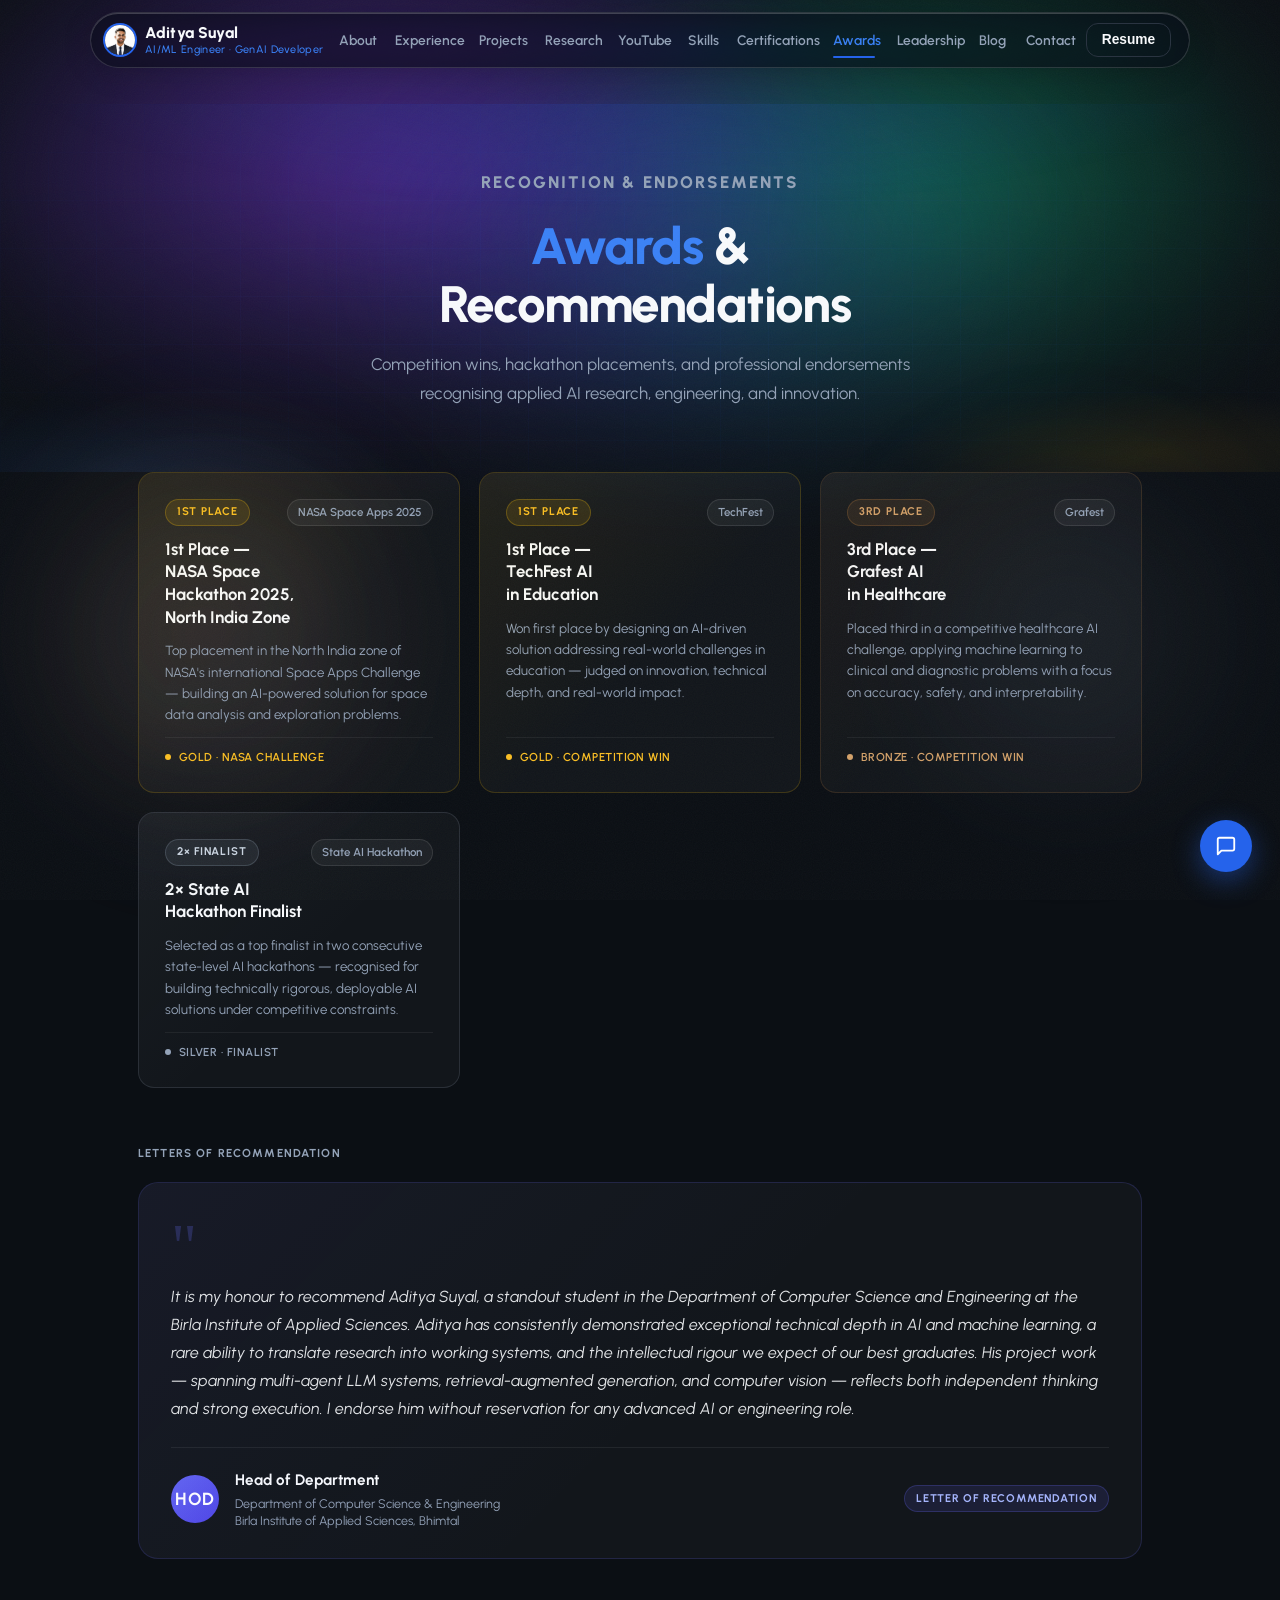
<file: awards.html>
<!DOCTYPE html>
<html lang="en">
  <head>
    <meta charset="utf-8" />
    <meta name="viewport" content="width=device-width, initial-scale=1" />
    <title>Awards &amp; Recommendations | Aditya Suyal</title>
    <meta name="description" content="Awards, hackathon wins, and letters of recommendation earned by Aditya Suyal in AI, Machine Learning, and engineering." />
    <link rel="icon" href="assets/favicon.svg" type="image/svg+xml" />
    <link rel="preconnect" href="https://fonts.googleapis.com" />
    <link rel="preconnect" href="https://fonts.gstatic.com" crossorigin />
    <link href="https://fonts.googleapis.com/css2?family=Urbanist:ital,wght@0,100..900;1,100..900&display=swap" rel="stylesheet" />
    <link rel="stylesheet" href="styles.css" />
    <style>

      /* ── Page hero ── */
      /* ── Hero gradient wrapper ── */
      .awards-hero-wrap {
        position: relative;
        overflow: hidden;
      }
      /* Layered ambient radial gradient — matches YouTube page style */
      .awards-hero-wrap::before {
        content: "";
        position: absolute;
        inset: 0;
        background:
          radial-gradient(ellipse 70% 55% at 50% -10%, color-mix(in srgb, var(--accent) 18%, transparent) 0%, transparent 70%),
          radial-gradient(ellipse 40% 35% at 10% 100%, color-mix(in srgb, var(--accent-strong) 10%, transparent) 0%, transparent 60%),
          radial-gradient(ellipse 35% 30% at 90% 95%, color-mix(in srgb, #eab308 9%, transparent) 0%, transparent 60%);
        pointer-events: none;
        z-index: 0;
      }
      /* Subtle grid overlay */
      .awards-hero-wrap::after {
        content: "";
        position: absolute;
        inset: 0;
        background-image:
          linear-gradient(color-mix(in srgb, var(--accent) 4%, transparent) 1px, transparent 1px),
          linear-gradient(90deg, color-mix(in srgb, var(--accent) 4%, transparent) 1px, transparent 1px);
        background-size: 48px 48px;
        pointer-events: none;
        z-index: 0;
        mask-image: radial-gradient(ellipse 80% 80% at 50% 50%, black 30%, transparent 100%);
      }
      .awards-hero-wrap > * { position: relative; z-index: 1; }

      .page-hero {
        text-align: center;
        padding: 4rem clamp(1rem, 6vw, 4rem) 3rem;
        max-width: 700px;
        width: 100%;
        margin: 0 auto;
        display: flex;
        flex-direction: column;
        align-items: center;
      }
      .page-hero h1 {
        font-size: clamp(2rem, 5vw, 3.2rem);
        font-weight: 800;
        line-height: 1.15;
        letter-spacing: -0.02em;
        margin: 0.5rem 0 1rem;
        text-align: center;
      }
      .page-hero p {
        color: var(--muted);
        font-size: 1.05rem;
        line-height: 1.7;
        text-align: center;
      }
      .page-hero .eyebrow {
        text-align: center;
      }

      /* ── Section wrapper ── */
      .awards-wrapper {
        max-width: 1100px;
        margin: 0 auto;
        padding: 0 clamp(1rem, 5vw, 3rem) 5rem;
        display: flex;
        flex-direction: column;
        gap: 3.5rem;
        position: relative;
      }

      /* ── Section label ── */
      .section-label {
        display: flex;
        align-items: center;
        gap: 0.75rem;
        margin-bottom: 1.25rem;
      }
      .section-label-line {
        flex: 1;
        height: 1px;
        background: rgba(255, 255, 255, 0.08);
      }
      .section-label-text {
        font-size: 0.72rem;
        font-weight: 700;
        letter-spacing: 0.1em;
        text-transform: uppercase;
        color: var(--muted);
        white-space: nowrap;
      }

      /* ── Awards grid ── */
      .awards-grid {
        display: grid;
        grid-template-columns: repeat(auto-fill, minmax(300px, 1fr));
        gap: 1.2rem;
      }

      /* ── Award card ── */
      .award-card {
        position: relative;
        background: rgba(255, 255, 255, 0.03);
        border: 1px solid rgba(255, 255, 255, 0.08);
        border-radius: 16px;
        padding: 1.6rem;
        display: flex;
        flex-direction: column;
        gap: 0.75rem;
        overflow: hidden;
        transition: border-color 0.25s, transform 0.25s, box-shadow 0.25s;
      }
      .award-card::before {
        content: "";
        position: absolute;
        inset: 0;
        pointer-events: none;
      }
      .award-card:hover {
        transform: translateY(-4px);
      }

      /* Gold — 1st place */
      .award-card.gold {
        border-color: rgba(234, 179, 8, 0.2);
      }
      .award-card.gold::before {
        background: linear-gradient(135deg, rgba(234, 179, 8, 0.07) 0%, transparent 55%);
      }
      .award-card.gold:hover {
        border-color: rgba(234, 179, 8, 0.45);
        box-shadow: 0 16px 48px rgba(234, 179, 8, 0.12);
      }

      /* Silver — 2nd / finalist */
      .award-card.silver {
        border-color: rgba(148, 163, 184, 0.18);
      }
      .award-card.silver::before {
        background: linear-gradient(135deg, rgba(148, 163, 184, 0.05) 0%, transparent 55%);
      }
      .award-card.silver:hover {
        border-color: rgba(148, 163, 184, 0.4);
        box-shadow: 0 16px 48px rgba(148, 163, 184, 0.1);
      }

      /* Bronze / 3rd place */
      .award-card.bronze {
        border-color: rgba(180, 120, 60, 0.2);
      }
      .award-card.bronze::before {
        background: linear-gradient(135deg, rgba(180, 120, 60, 0.07) 0%, transparent 55%);
      }
      .award-card.bronze:hover {
        border-color: rgba(180, 120, 60, 0.45);
        box-shadow: 0 16px 48px rgba(180, 120, 60, 0.1);
      }

      /* Award card top row */
      .award-top {
        display: flex;
        align-items: center;
        justify-content: space-between;
        gap: 0.5rem;
      }

      .award-badge {
        font-size: 0.7rem;
        font-weight: 700;
        letter-spacing: 0.07em;
        text-transform: uppercase;
        border-radius: 999px;
        padding: 0.22rem 0.7rem;
        white-space: nowrap;
      }
      .award-badge.gold   { color: #fbbf24; background: rgba(234,179,8,0.12); border: 1px solid rgba(234,179,8,0.28); }
      .award-badge.silver { color: #cbd5e1; background: rgba(148,163,184,0.1); border: 1px solid rgba(148,163,184,0.25); }
      .award-badge.bronze { color: #d4a26a; background: rgba(180,120,60,0.12); border: 1px solid rgba(180,120,60,0.28); }

      .award-event {
        font-size: 0.72rem;
        font-weight: 600;
        color: var(--muted);
        background: rgba(255, 255, 255, 0.05);
        border: 1px solid rgba(255, 255, 255, 0.1);
        border-radius: 999px;
        padding: 0.2rem 0.65rem;
        white-space: nowrap;
        overflow: hidden;
        text-overflow: ellipsis;
        max-width: 160px;
      }

      .award-title {
        font-size: 1.05rem;
        font-weight: 700;
        color: var(--text);
        line-height: 1.35;
        margin: 0;
      }

      .award-desc {
        font-size: 0.83rem;
        color: var(--muted);
        line-height: 1.6;
        margin: 0;
        flex: 1;
      }

      .award-footer {
        display: flex;
        align-items: center;
        gap: 0.5rem;
        padding-top: 0.6rem;
        border-top: 1px solid rgba(255, 255, 255, 0.06);
      }
      .award-dot {
        width: 6px;
        height: 6px;
        border-radius: 50%;
        flex-shrink: 0;
      }
      .award-dot.gold   { background: #fbbf24; }
      .award-dot.silver { background: #94a3b8; }
      .award-dot.bronze { background: #d4a26a; }

      .award-footer-text {
        font-size: 0.72rem;
        font-weight: 600;
        letter-spacing: 0.04em;
        text-transform: uppercase;
      }
      .award-footer-text.gold   { color: #fbbf24; }
      .award-footer-text.silver { color: #94a3b8; }
      .award-footer-text.bronze { color: #d4a26a; }

      /* ── Recommendation card ── */
      .rec-card {
        position: relative;
        background: rgba(255, 255, 255, 0.03);
        border: 1px solid rgba(99, 102, 241, 0.2);
        border-radius: 20px;
        padding: 2rem 2rem 1.75rem;
        overflow: hidden;
        transition: border-color 0.25s, transform 0.25s, box-shadow 0.25s;
      }
      .rec-card::before {
        content: "";
        position: absolute;
        inset: 0;
        background: linear-gradient(135deg, rgba(99, 102, 241, 0.06) 0%, transparent 55%);
        pointer-events: none;
      }
      .rec-card:hover {
        border-color: rgba(99, 102, 241, 0.4);
        transform: translateY(-3px);
        box-shadow: 0 16px 48px rgba(99, 102, 241, 0.13);
      }

      .rec-quote-mark {
        font-size: 4rem;
        line-height: 1;
        color: rgba(99, 102, 241, 0.25);
        font-family: Georgia, serif;
        margin-bottom: -0.5rem;
        display: block;
      }

      .rec-body {
        font-size: 1rem;
        color: var(--text);
        line-height: 1.75;
        font-style: italic;
        margin: 0.75rem 0 1.5rem;
        opacity: 0.9;
      }

      .rec-attribution {
        display: flex;
        align-items: center;
        gap: 1rem;
        padding-top: 1.25rem;
        border-top: 1px solid rgba(255, 255, 255, 0.07);
      }

      .rec-avatar {
        width: 48px;
        height: 48px;
        border-radius: 50%;
        background: linear-gradient(135deg, #6366f1 0%, #4f46e5 100%);
        display: flex;
        align-items: center;
        justify-content: center;
        font-size: 1.1rem;
        font-weight: 700;
        color: #fff;
        flex-shrink: 0;
        letter-spacing: 0.02em;
      }

      .rec-info {
        display: flex;
        flex-direction: column;
        gap: 0.15rem;
      }

      .rec-name {
        font-size: 0.95rem;
        font-weight: 700;
        color: var(--text);
      }

      .rec-role {
        font-size: 0.78rem;
        color: var(--muted);
        line-height: 1.4;
      }

      .rec-type-badge {
        margin-left: auto;
        font-size: 0.7rem;
        font-weight: 700;
        letter-spacing: 0.07em;
        text-transform: uppercase;
        color: #a5b4fc;
        background: rgba(99, 102, 241, 0.12);
        border: 1px solid rgba(99, 102, 241, 0.25);
        border-radius: 999px;
        padding: 0.22rem 0.7rem;
        white-space: nowrap;
      }


      /* ── Scroll-driven ambient gradient blobs ── */
      .ambient-blob {
        position: absolute;
        border-radius: 50%;
        pointer-events: none;
        z-index: 0;
        filter: blur(80px);
        opacity: 0;
        transition: opacity 0.7s ease;
        will-change: transform, opacity;
      }
      .blob-gold   { background: radial-gradient(circle, rgba(251,191,36,0.28), transparent 70%); }
      .blob-silver { background: radial-gradient(circle, rgba(148,163,184,0.26), transparent 70%); }
      .blob-blue   { background: radial-gradient(circle, rgba(99,102,241,0.28), transparent 70%); }
      .blob-purple { background: radial-gradient(circle, rgba(139,92,246,0.26), transparent 70%); }

      @media (prefers-reduced-motion: reduce) {
        .ambient-blob { display: none !important; }
      }

      /* ── Responsive ── */
      @media (max-width: 768px) {
        .awards-grid {
          grid-template-columns: 1fr;
        }
        .rec-attribution {
          flex-wrap: wrap;
        }
        .rec-type-badge {
          margin-left: 0;
        }
      }
    </style>
  </head>
  <body>
    <div id="aurora-overlay" aria-hidden="true"><div class="aurora-blob aurora-blob--1"></div><div class="aurora-blob aurora-blob--2"></div><div class="aurora-blob aurora-blob--3"></div></div>
    <div id="noise-overlay" aria-hidden="true"></div>
    <div class="scroll-progress" aria-hidden="true"></div>

    <!-- ── Header ── -->
    <div class="nav-island-wrap">
    <header class="site-header">
      <a class="brand" href="index.html" aria-label="Aditya Suyal portfolio home">
        <img class="brand-avatar" src="assets/aditya-corporate.png" alt="Aditya Suyal" />
        <span class="brand-text">
          <span class="brand-name">Aditya Suyal</span>
          <span class="brand-role">AI/ML Engineer · GenAI Developer</span>
        </span>
      </a>
      <div class="header-right">
        <button class="header-cta" id="resume-btn" type="button" aria-haspopup="dialog">Resume</button>
        <button
          class="hamburger"
          aria-label="Toggle navigation menu"
          aria-expanded="false"
          aria-controls="primary-nav"
          type="button"
        >
          <span class="hamburger-bar"></span>
          <span class="hamburger-bar"></span>
          <span class="hamburger-bar"></span>
        </button>
      </div>
      <nav class="nav-links" id="primary-nav" aria-label="Primary navigation">
        <a href="index.html#top">About</a>
        <a href="index.html#experience">Experience</a>
        <a href="index.html#projects">Projects</a>
        <a href="research.html">Research</a>
        <a href="youtube.html">YouTube</a>
        <a href="index.html#skills">Skills</a>
        <a href="certifications.html">Certifications</a>
        <a href="awards.html" class="active">Awards</a>
        <a href="leadership.html">Leadership</a>
        <a href="blogs.html">Blog</a>
        <a href="index.html#contact">Contact</a>
      </nav>
    </header>
    </div><!-- /nav-island-wrap -->

    <main>

      <!-- ── Hero ── -->
      <div class="awards-hero-wrap">
      <div class="page-hero">
        <p class="eyebrow">Recognition &amp; Endorsements</p>
        <h1><span style="color:var(--accent-strong)">Awards</span> &amp; Recommendations</h1>
        <p>Competition wins, hackathon placements, and professional endorsements recognising applied AI research, engineering, and innovation.</p>
      </div>
      </div><!-- /awards-hero-wrap -->

      <div class="awards-wrapper">

        <!-- Ambient blobs — positioned by scroll JS -->
        <div class="ambient-blob blob-gold"   id="awards-blob-0" style="width:440px;height:440px;top:0;left:-120px;"></div>
        <div class="ambient-blob blob-silver" id="awards-blob-1" style="width:400px;height:400px;top:0;right:-100px;"></div>
        <div class="ambient-blob blob-blue"   id="awards-blob-2" style="width:420px;height:420px;top:0;left:-80px;"></div>
        <div class="ambient-blob blob-purple" id="awards-blob-3" style="width:380px;height:380px;top:0;right:-90px;"></div>

        <!-- ── Awards ── -->
        <div>
          <div class="awards-grid">

            <div class="award-card gold" data-reveal>
              <div class="award-top">
                <span class="award-badge gold">1st Place</span>
                <span class="award-event">NASA Space Apps 2025</span>
              </div>
              <h2 class="award-title">1st Place — NASA Space Hackathon 2025, North India Zone</h2>
              <p class="award-desc">Top placement in the North India zone of NASA's international Space Apps Challenge — building an AI-powered solution for space data analysis and exploration problems.</p>
              <div class="award-footer">
                <span class="award-dot gold"></span>
                <span class="award-footer-text gold">Gold · NASA Challenge</span>
              </div>
            </div>

            <div class="award-card gold" data-reveal>
              <div class="award-top">
                <span class="award-badge gold">1st Place</span>
                <span class="award-event">TechFest</span>
              </div>
              <h2 class="award-title">1st Place — TechFest AI in Education</h2>
              <p class="award-desc">Won first place by designing an AI-driven solution addressing real-world challenges in education — judged on innovation, technical depth, and real-world impact.</p>
              <div class="award-footer">
                <span class="award-dot gold"></span>
                <span class="award-footer-text gold">Gold · Competition Win</span>
              </div>
            </div>

            <div class="award-card bronze" data-reveal>
              <div class="award-top">
                <span class="award-badge bronze">3rd Place</span>
                <span class="award-event">Grafest</span>
              </div>
              <h2 class="award-title">3rd Place — Grafest AI in Healthcare</h2>
              <p class="award-desc">Placed third in a competitive healthcare AI challenge, applying machine learning to clinical and diagnostic problems with a focus on accuracy, safety, and interpretability.</p>
              <div class="award-footer">
                <span class="award-dot bronze"></span>
                <span class="award-footer-text bronze">Bronze · Competition Win</span>
              </div>
            </div>

            <div class="award-card silver" data-reveal>
              <div class="award-top">
                <span class="award-badge silver">2× Finalist</span>
                <span class="award-event">State AI Hackathon</span>
              </div>
              <h2 class="award-title">2× State AI Hackathon Finalist</h2>
              <p class="award-desc">Selected as a top finalist in two consecutive state-level AI hackathons — recognised for building technically rigorous, deployable AI solutions under competitive constraints.</p>
              <div class="award-footer">
                <span class="award-dot silver"></span>
                <span class="award-footer-text silver">Silver · Finalist</span>
              </div>
            </div>

          </div>
        </div>

        <!-- ── Recommendations ── -->
        <div>
          <div class="section-label">
            <span class="section-label-text">Letters of Recommendation</span>
          </div>

          <div class="rec-card" data-reveal>
            <span class="rec-quote-mark">"</span>
            <p class="rec-body">
              It is my honour to recommend Aditya Suyal, a standout student in the Department of Computer Science and Engineering at the Birla Institute of Applied Sciences. Aditya has consistently demonstrated exceptional technical depth in AI and machine learning, a rare ability to translate research into working systems, and the intellectual rigour we expect of our best graduates. His project work — spanning multi-agent LLM systems, retrieval-augmented generation, and computer vision — reflects both independent thinking and strong execution. I endorse him without reservation for any advanced AI or engineering role.
            </p>
            <div class="rec-attribution">
              <div class="rec-avatar">HOD</div>
              <div class="rec-info">
                <span class="rec-name">Head of Department</span>
                <span class="rec-role">Department of Computer Science &amp; Engineering<br />Birla Institute of Applied Sciences, Bhimtal</span>
              </div>
              <span class="rec-type-badge">Letter of Recommendation</span>
            </div>
          </div>

        </div>

      </div>
    </main>

    

    <!-- ── Resume Preview Modal ──────────────────────────────────────── -->
    <div class="resume-modal" id="resume-modal" role="dialog" aria-modal="true" aria-labelledby="resume-modal-title" hidden>
      <div class="resume-modal-backdrop" id="resume-modal-backdrop"></div>
      <div class="resume-modal-box">
        <div class="resume-modal-header">
          <span id="resume-modal-title" class="resume-modal-title">Resume Preview</span>
          <div class="resume-modal-actions">
            <a class="button primary resume-download-btn" href="assets/Aditya_Suyal_Final_Resume2027.pdf" download="Aditya_Suyal_Final_Resume2027.pdf">⬇ Download</a>
            <button class="resume-modal-close" id="resume-modal-close" type="button" aria-label="Close resume preview">✕</button>
          </div>
        </div>
        <div class="resume-modal-body">
          <div id="resume-pdfjs-container" class="resume-pdfjs-container">
            <canvas id="resume-canvas" class="resume-canvas"></canvas>
            <div id="resume-loading" class="resume-loading">Loading resume…</div>
          </div>
          <div class="resume-fallback" id="resume-fallback" hidden>
            <p>Your browser can't preview PDFs inline.</p>
            <a class="button primary" href="assets/Aditya_Suyal_Final_Resume2027.pdf" download="Aditya_Suyal_Final_Resume2027.pdf">⬇ Download Resume</a>
          </div>
        </div>
      </div>
    </div>
    <!-- ── /Resume Preview Modal ──────────────────────────────────────── -->


    <script>
      /* ── Scroll-driven ambient blobs for awards & recs ── */
      (function () {
        const blobs = [
          document.getElementById('awards-blob-0'),
          document.getElementById('awards-blob-1'),
          document.getElementById('awards-blob-2'),
          document.getElementById('awards-blob-3'),
        ];
        if (!blobs[0]) return;

        // Target elements: award cards + rec card
        const cards = document.querySelectorAll('.award-card, .rec-card');
        const wrapper = document.querySelector('.awards-wrapper');
        if (!wrapper || !cards.length) return;

        function updateBlobs() {
          const vh = window.innerHeight;
          blobs.forEach(b => { b.style.opacity = '0'; });

          cards.forEach((card, i) => {
            const rect = card.getBoundingClientRect();
            const cardMid = rect.top + rect.height / 2;
            const distFromCenter = Math.abs(cardMid - vh / 2);
            const maxDist = vh * 0.55;

            if (distFromCenter < maxDist) {
              const progress = 1 - distFromCenter / maxDist;
              const blobIdx = i % blobs.length;
              const blob = blobs[blobIdx];

              // Position blob relative to awards-wrapper
              const cardTopInWrapper = card.offsetTop + card.offsetHeight / 2;
              const blobH = parseFloat(blob.style.height) || 420;

              // Alternate left/right
              if (i % 2 === 0) {
                blob.style.left = '-100px';
                blob.style.right = 'auto';
              } else {
                blob.style.right = '-80px';
                blob.style.left = 'auto';
              }

              blob.style.top = (cardTopInWrapper - blobH / 2) + 'px';
              blob.style.opacity = (progress * 0.9).toFixed(3);
            }
          });
        }

        let ticking = false;
        window.addEventListener('scroll', () => {
          if (!ticking) {
            requestAnimationFrame(() => { updateBlobs(); ticking = false; });
            ticking = true;
          }
        }, { passive: true });

        updateBlobs();
      })();
    </script>

    <script src="chatbot.js"></script>
    <script>
      // ── Resume modal ──
      (function () {
        const resumeBtn = document.querySelector("#resume-btn");
        const resumeModal = document.querySelector("#resume-modal");
        const resumeModalClose = document.querySelector("#resume-modal-close");
        const resumeModalBackdrop = document.querySelector("#resume-modal-backdrop");
        const resumeFallback = document.querySelector("#resume-fallback");
        const resumeCanvas = document.querySelector("#resume-canvas");
        const resumeLoading = document.querySelector("#resume-loading");
        const RESUME_SRC = "assets/Aditya_Suyal_Final_Resume2027.pdf";
        let pdfRendered = false;

        async function renderPDF() {
          if (pdfRendered) return;
          try {
            const pdfjsLib = await import("https://cdnjs.cloudflare.com/ajax/libs/pdf.js/4.4.168/pdf.min.mjs");
            pdfjsLib.GlobalWorkerOptions.workerSrc = "https://cdnjs.cloudflare.com/ajax/libs/pdf.js/4.4.168/pdf.worker.min.mjs";
            const pdf = await pdfjsLib.getDocument(RESUME_SRC).promise;
            const page = await pdf.getPage(1);
            const container = document.querySelector("#resume-pdfjs-container");
            const containerWidth = container.clientWidth || 800;
            const viewport = page.getViewport({ scale: 1 });
            const scale = containerWidth / viewport.width;
            const scaledViewport = page.getViewport({ scale });
            resumeCanvas.width = scaledViewport.width;
            resumeCanvas.height = scaledViewport.height;
            await page.render({ canvasContext: resumeCanvas.getContext("2d"), viewport: scaledViewport }).promise;
            resumeLoading.hidden = true;
            resumeCanvas.hidden = false;
            pdfRendered = true;
          } catch (err) {
            resumeLoading.hidden = true;
            resumeFallback.hidden = false;
          }
        }

        function openModal() { resumeModal.hidden = false; document.body.style.overflow = "hidden"; resumeModalClose.focus(); renderPDF(); }
        function closeModal() { resumeModal.hidden = true; document.body.style.overflow = ""; resumeBtn.focus(); }

        if (resumeBtn && resumeModal) {
          resumeBtn.addEventListener("click", openModal);
          resumeModalClose.addEventListener("click", closeModal);
          resumeModalBackdrop.addEventListener("click", closeModal);
          document.addEventListener("keydown", (e) => { if (e.key === "Escape" && !resumeModal.hidden) closeModal(); });
        }
      })();
    </script>
    <script>
      document.getElementById("year").textContent = new Date().getFullYear();

      // ── Scroll-driven background (corporate: deep navy → light sky blue) ──
      (function () {
        const darkR = 10, darkG = 14, darkB = 26;
        // Light-end color cycles blue↔green smoothly (sine wave — no snap-back)
  const CYCLE_MS = 3000;
  function getLightColor() {
    const phase = (Date.now() % CYCLE_MS) / CYCLE_MS; // 0 → 1 over 3s
    const t = (1 - Math.cos(phase * 2 * Math.PI)) / 2; // 0→1→0 smooth loop
    // blue light: 186,224,255  →  green light: 187,247,208
    return {
      r:  Math.round(186 + (187 - 186) * t),
      g:  Math.round(224 + (247 - 224) * t),
      b:  Math.round(255 + (208 - 255) * t),
      mR: Math.round(147 + (134 - 147) * t),
      mG: Math.round(210 + (239 - 210) * t),
      mB: Math.round(255 + (172 - 255) * t),
    };
  }

        function lerp(a, b, t) { return Math.round(a + (b - a) * t); }
        function lerpF(a, b, t) { return +(a + (b - a) * t).toFixed(3); }
        function clamp(v, lo, hi) { return Math.min(hi, Math.max(lo, v)); }
        function ease(t) { return t < 0.5 ? 2*t*t : 1 - Math.pow(-2*t+2, 2)/2; }

        function bgLuminance(t) {
          const lc2 = getLightColor();
          const r = lerp(darkR, lc2.r, t) / 255;
          const g = lerp(darkG, lc2.g, t) / 255;
          const b = lerp(darkB, lc2.b, t) / 255;
          return 0.2126*r + 0.7152*g + 0.0722*b;
        }

        function updateBg() {
          const scrolled = window.scrollY;
          const total = document.documentElement.scrollHeight - window.innerHeight;
          const raw = total > 0 ? Math.min(scrolled / total, 1) : 0;
          const t = ease(raw);
          const root = document.documentElement;

          const lc = getLightColor();
          const bR = lerp(darkR, lc.r, t);
          const bG = lerp(darkG, lc.g, t);
          const bB = lerp(darkB, lc.b, t);

          const mist = lerpF(0, 0.35, t);
          document.body.style.background = '';
    document.body.style.backgroundColor = `rgb(${bR},${bG},${bB})`;
          root.style.setProperty("--bg", `rgb(${bR},${bG},${bB})`);

          const whiteLift = Math.sin(t * Math.PI);
          const panelR = Math.min(255, lerp(21, 210, t) + Math.round(whiteLift * 60));
          const panelG = Math.min(255, lerp(28, 235, t) + Math.round(whiteLift * 55));
          const panelB = Math.min(255, lerp(44, 255, t) + Math.round(whiteLift * 40));

          root.style.setProperty('--panel',       `rgb(${panelR},${panelG},${panelB})`);
          root.style.setProperty('--panel-strong', `rgb(${Math.min(255,panelR-6)},${Math.min(255,panelG-7)},${Math.min(255,panelB-3)})`);
          root.style.setProperty('--secondary-bg', `rgb(${lerp(15,195,t)},${lerp(21,220,t)},${lerp(32,248,t)})`);
          root.style.setProperty('--line',         `rgb(${lerp(46,100,t)},${lerp(58,155,t)},${lerp(78,210,t)})`);

          const cardLum = (panelR/255)*0.2126 + (panelG/255)*0.7152 + (panelB/255)*0.0722;
          const cT = ease(clamp((cardLum - 0.08) / 0.35, 0, 1));
          root.style.setProperty('--text',  `rgb(${lerp(241,10,cT)},${lerp(245,22,cT)},${lerp(249,52,cT)})`);
          root.style.setProperty('--muted', `rgb(${lerp(148,28,cT)},${lerp(163,55,cT)},${lerp(184,90,cT)})`);
          root.style.setProperty('--quiet', `rgb(${lerp(100,42,cT)},${lerp(116,70,cT)},${lerp(139,108,cT)})`);

          const shadowAlpha = lerpF(0.45, 0.08, t);
          root.style.setProperty('--shadow', `0 10px 30px rgba(10,14,26,${shadowAlpha})`);

          const navAlpha = lerpF(0.85, 0.92, t);
          root.style.setProperty('--navbar-bg', `rgba(${bR},${bG},${bB},${navAlpha})`);

          const navGlassR = lerp(10, bR, t);
          const navGlassG = lerp(14, bG, t);
          const navGlassB = lerp(26, bB, t);
          root.style.setProperty('--navbar-glass', `rgba(${navGlassR},${navGlassG},${navGlassB},0.78)`);          // --accent and --accent-strong driven by CSS @keyframes accentCycle — do not override
        }

        window.addEventListener('scroll', updateBg, { passive: true });
        updateBg();

        // Dynamic island
        const header = document.querySelector('.site-header');
        function updateIsland() {
          if (header) header.classList.toggle('scrolled', window.scrollY > 60);
        }
        window.addEventListener('scroll', updateIsland, { passive: true });
        updateIsland();
      })();

      // Scroll progress
      const bar = document.querySelector(".scroll-progress");
      if (bar) {
        window.addEventListener("scroll", () => {
          const scrolled = window.scrollY;
          const total = document.documentElement.scrollHeight - window.innerHeight;
          bar.style.width = total > 0 ? (scrolled / total) * 100 + "%" : "0%";
        }, { passive: true });
      }

      // Hamburger
      const hamburger = document.querySelector(".hamburger");
      const primaryNav = document.querySelector("#primary-nav");
      if (hamburger && primaryNav) {
        let lastToggle = 0;
        function toggleNav() {
          lastToggle = Date.now();
          const isOpen = primaryNav.classList.toggle("nav-open");
          hamburger.setAttribute("aria-expanded", isOpen);
        }
        hamburger.addEventListener("touchstart", (e) => {
          e.stopPropagation();
          toggleNav();
        }, { passive: false });
        hamburger.addEventListener("click", (e) => {
          e.stopPropagation();
          if (Date.now() - lastToggle < 600) return;
          toggleNav();
        });
        document.addEventListener("touchstart", (e) => {
          if (Date.now() - lastToggle < 300) return;
          if (!e.target.closest(".site-header")) {
            primaryNav.classList.remove("nav-open");
            hamburger.setAttribute("aria-expanded", "false");
          }
        }, { passive: true });
        document.addEventListener("click", (e) => {
          if (!e.target.closest(".site-header")) {
            primaryNav.classList.remove("nav-open");
            hamburger.setAttribute("aria-expanded", "false");
          }
        });
      }

      // Reveal on scroll
      if ("IntersectionObserver" in window) {
        const observer = new IntersectionObserver((entries) => {
          entries.forEach(e => {
            if (e.isIntersecting) {
              e.target.style.opacity = "1";
              e.target.style.transform = "translateY(0)";
              observer.unobserve(e.target);
            }
          });
        }, { threshold: 0.1 });

        document.querySelectorAll("[data-reveal]").forEach(el => {
          el.style.opacity = "0";
          el.style.transform = "translateY(22px)";
          el.style.transition = "opacity 0.5s ease, transform 0.5s ease";
          observer.observe(el);
        });
      }
    </script>

  <!-- ── Magnetic Cursor Trail ──────────────────────────────────── -->
  <canvas id="cursor-trail-canvas" aria-hidden="true"></canvas>
  <!-- ── Click Burst ────────────────────────────────────────────── -->
  <canvas id="burst-canvas" aria-hidden="true"></canvas>

  <script>
  (function () {
    if (window.matchMedia('(prefers-reduced-motion: reduce)').matches) return;
    if (!window.matchMedia('(pointer: fine)').matches) return;
    const canvas = document.getElementById('cursor-trail-canvas');
    const ctx    = canvas.getContext('2d');
    let W = canvas.width  = window.innerWidth;
    let H = canvas.height = window.innerHeight;
    window.addEventListener('resize', () => { W = canvas.width = window.innerWidth; H = canvas.height = window.innerHeight; }, { passive: true });
    const TRAIL_LEN = 22, DOT_R = 4.5, LERP_BASE = 0.28;
    const COLORS = [[124,58,237],[16,185,129]];
    const dots = Array.from({ length: TRAIL_LEN }, () => ({ x: W/2, y: H/2 }));
    let mouseX = W/2, mouseY = H/2, active = false;
    window.addEventListener('mousemove', e => { mouseX = e.clientX; mouseY = e.clientY; active = true; }, { passive: true });
    window.addEventListener('mouseleave', () => { active = false; }, { passive: true });
    function lerp(a, b, t) { return a + (b - a) * t; }
    function getColor(i) {
      const t = i / (TRAIL_LEN - 1), c0 = COLORS[0], c1 = COLORS[1];
      return [Math.round(lerp(c0[0],c1[0],t)), Math.round(lerp(c0[1],c1[1],t)), Math.round(lerp(c0[2],c1[2],t))];
    }
    function draw() {
      ctx.clearRect(0, 0, W, H);
      if (!active) { requestAnimationFrame(draw); return; }
      dots[0].x = lerp(dots[0].x, mouseX, 0.35); dots[0].y = lerp(dots[0].y, mouseY, 0.35);
      for (let i = 1; i < TRAIL_LEN; i++) {
        const t = Math.max(LERP_BASE * (1 - i / (TRAIL_LEN * 1.4)), 0.04);
        dots[i].x = lerp(dots[i].x, dots[i-1].x, t); dots[i].y = lerp(dots[i].y, dots[i-1].y, t);
      }
      for (let i = TRAIL_LEN - 1; i >= 0; i--) {
        const progress = 1 - i / TRAIL_LEN, radius = DOT_R * progress, alpha = progress * progress * 0.85;
        const [r,g,b] = getColor(i);
        const glow = ctx.createRadialGradient(dots[i].x, dots[i].y, 0, dots[i].x, dots[i].y, radius * 3.5);
        glow.addColorStop(0, `rgba(${r},${g},${b},${(alpha*0.4).toFixed(3)})`);
        glow.addColorStop(1, `rgba(${r},${g},${b},0)`);
        ctx.beginPath(); ctx.arc(dots[i].x, dots[i].y, radius * 3.5, 0, Math.PI*2); ctx.fillStyle = glow; ctx.fill();
        ctx.beginPath(); ctx.arc(dots[i].x, dots[i].y, Math.max(radius,0.5), 0, Math.PI*2); ctx.fillStyle = `rgba(${r},${g},${b},${alpha.toFixed(3)})`; ctx.fill();
      }
      requestAnimationFrame(draw);
    }
    requestAnimationFrame(draw);
    const bc = document.getElementById('burst-canvas'), bctx = bc.getContext('2d');
    let BW = bc.width = window.innerWidth, BH = bc.height = window.innerHeight;
    window.addEventListener('resize', () => { BW = bc.width = window.innerWidth; BH = bc.height = window.innerHeight; }, { passive: true });
    const BURST_COLORS = [[124,58,237],[16,185,129],[59,130,246],[196,181,253],[110,231,183]];
    let bursts = [];
    window.addEventListener('click', e => {
      const count = 18 + Math.floor(Math.random() * 10);
      for (let i = 0; i < count; i++) {
        const angle = (Math.PI*2*i/count) + (Math.random()-0.5)*0.4, speed = 2.5 + Math.random()*4.5;
        bursts.push({ x: e.clientX, y: e.clientY, vx: Math.cos(angle)*speed, vy: Math.sin(angle)*speed, r: 1.5+Math.random()*2.5, a: 1, c: BURST_COLORS[Math.floor(Math.random()*BURST_COLORS.length)], decay: 0.022+Math.random()*0.018 });
      }
    }, { passive: true });
    function renderBurst() {
      bctx.clearRect(0, 0, BW, BH);
      bursts = bursts.filter(p => p.a > 0.02);
      for (const p of bursts) {
        p.x += p.vx; p.y += p.vy; p.vy += 0.12; p.vx *= 0.97; p.a -= p.decay;
        const [r,g,b] = p.c;
        const grd = bctx.createRadialGradient(p.x,p.y,0,p.x,p.y,p.r*3);
        grd.addColorStop(0,`rgba(${r},${g},${b},${(p.a*0.5).toFixed(3)})`); grd.addColorStop(1,`rgba(${r},${g},${b},0)`);
        bctx.beginPath(); bctx.arc(p.x,p.y,p.r*3,0,Math.PI*2); bctx.fillStyle=grd; bctx.fill();
        bctx.beginPath(); bctx.arc(p.x,p.y,p.r,0,Math.PI*2); bctx.fillStyle=`rgba(${r},${g},${b},${p.a.toFixed(3)})`; bctx.fill();
      }
      requestAnimationFrame(renderBurst);
    }
    requestAnimationFrame(renderBurst);
  })();
  </script>
  </body>
</html>
</file>
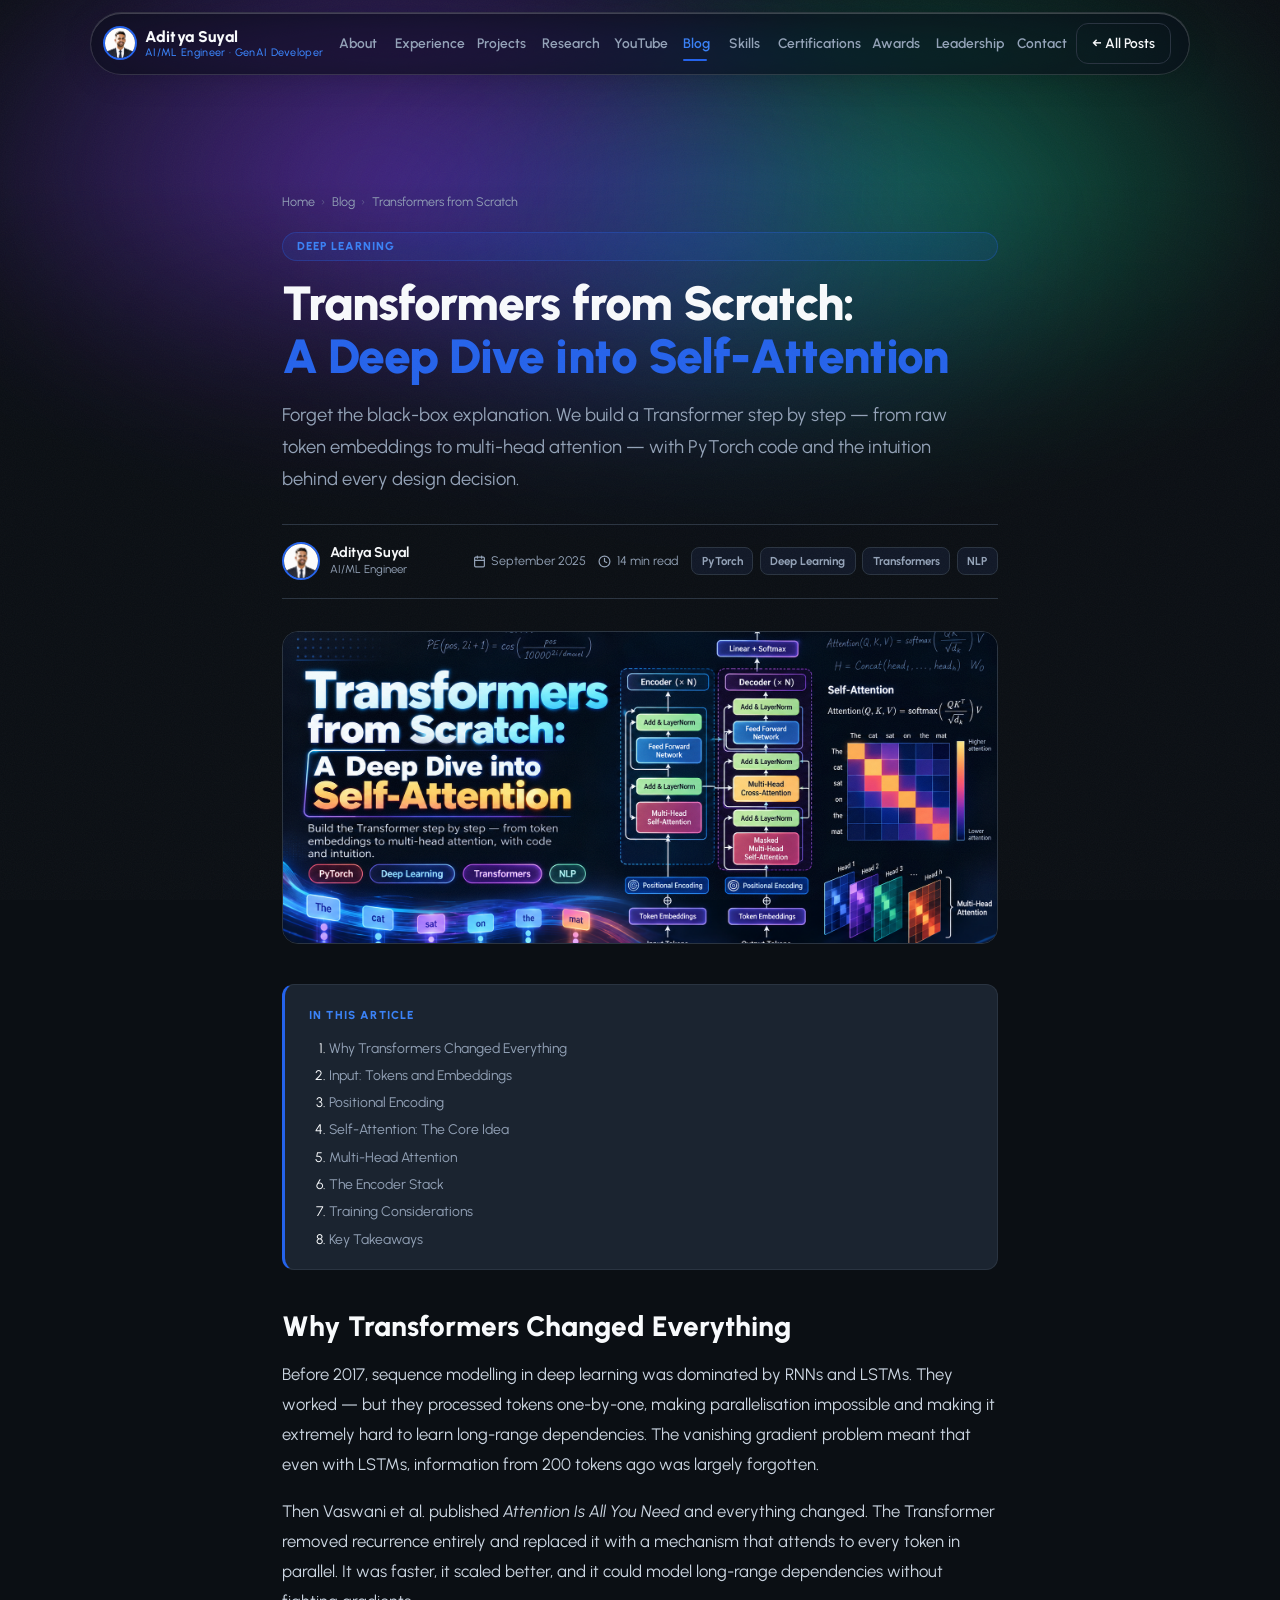
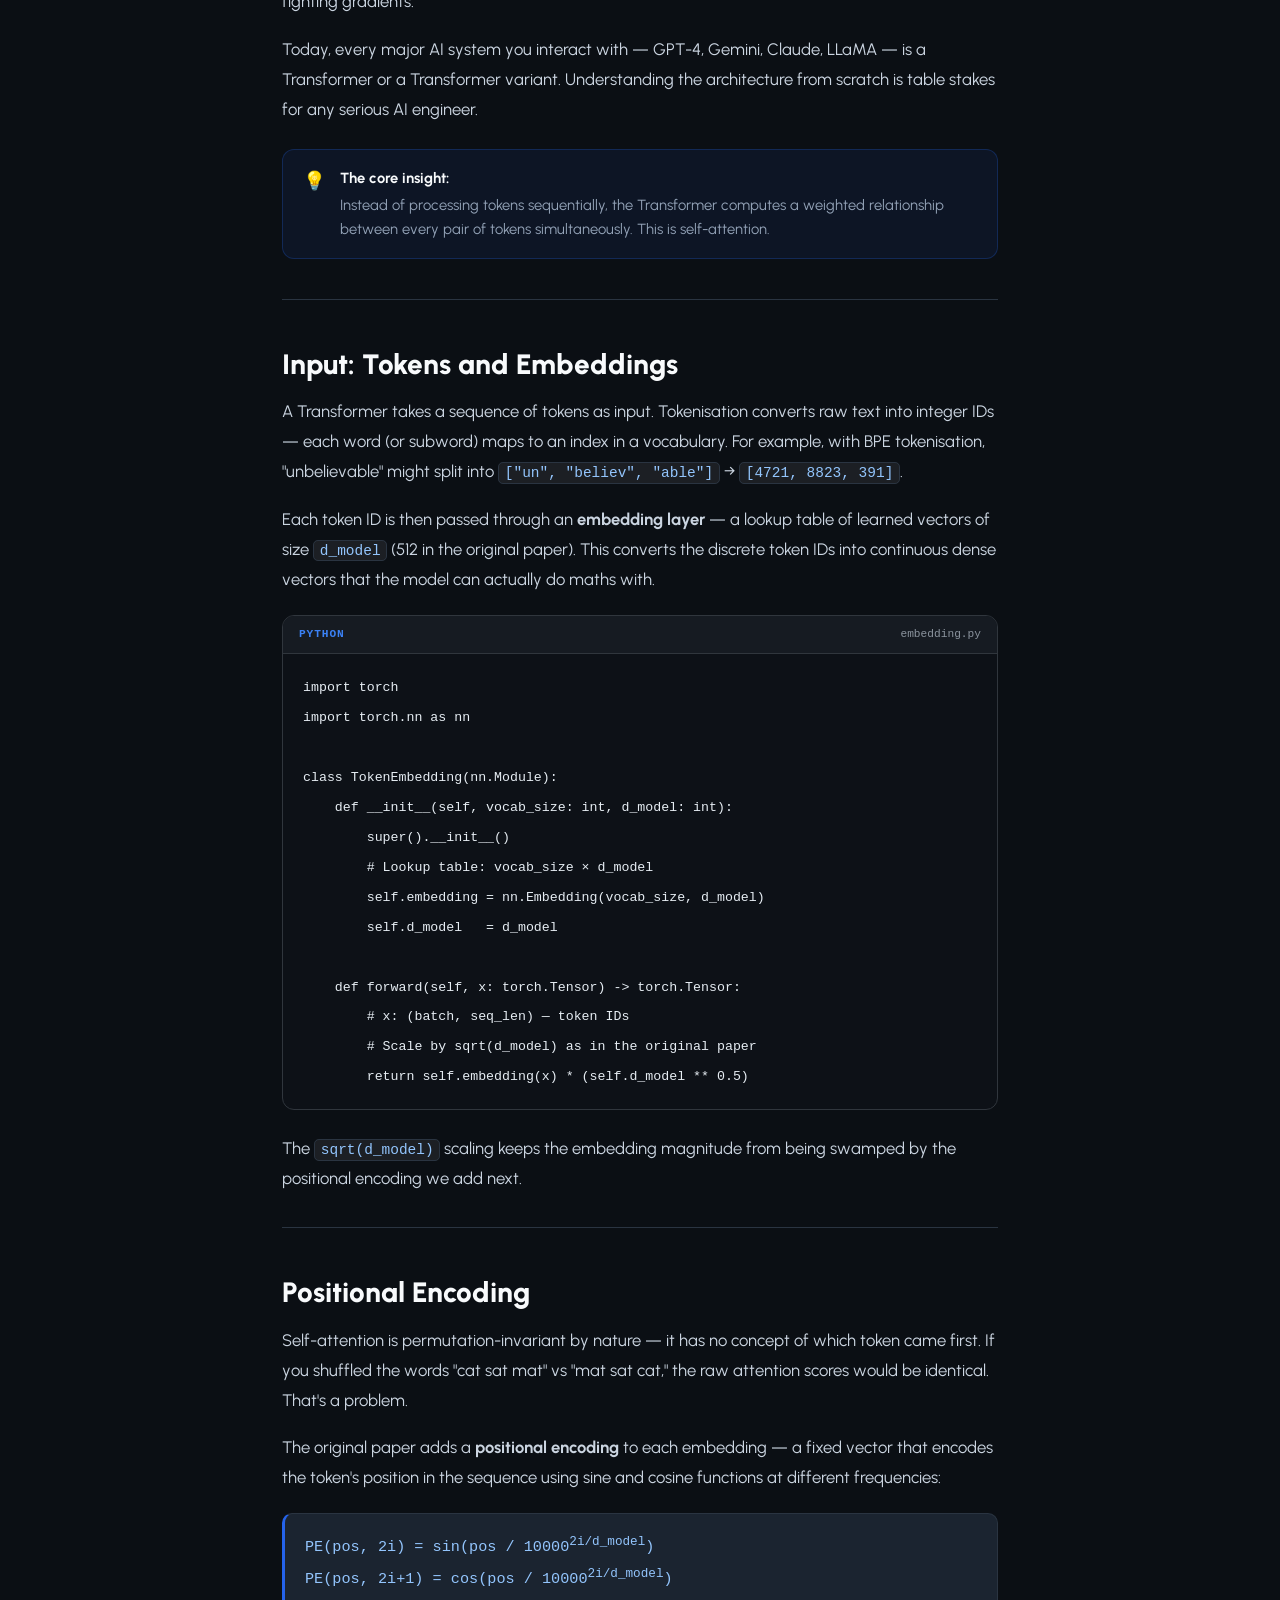
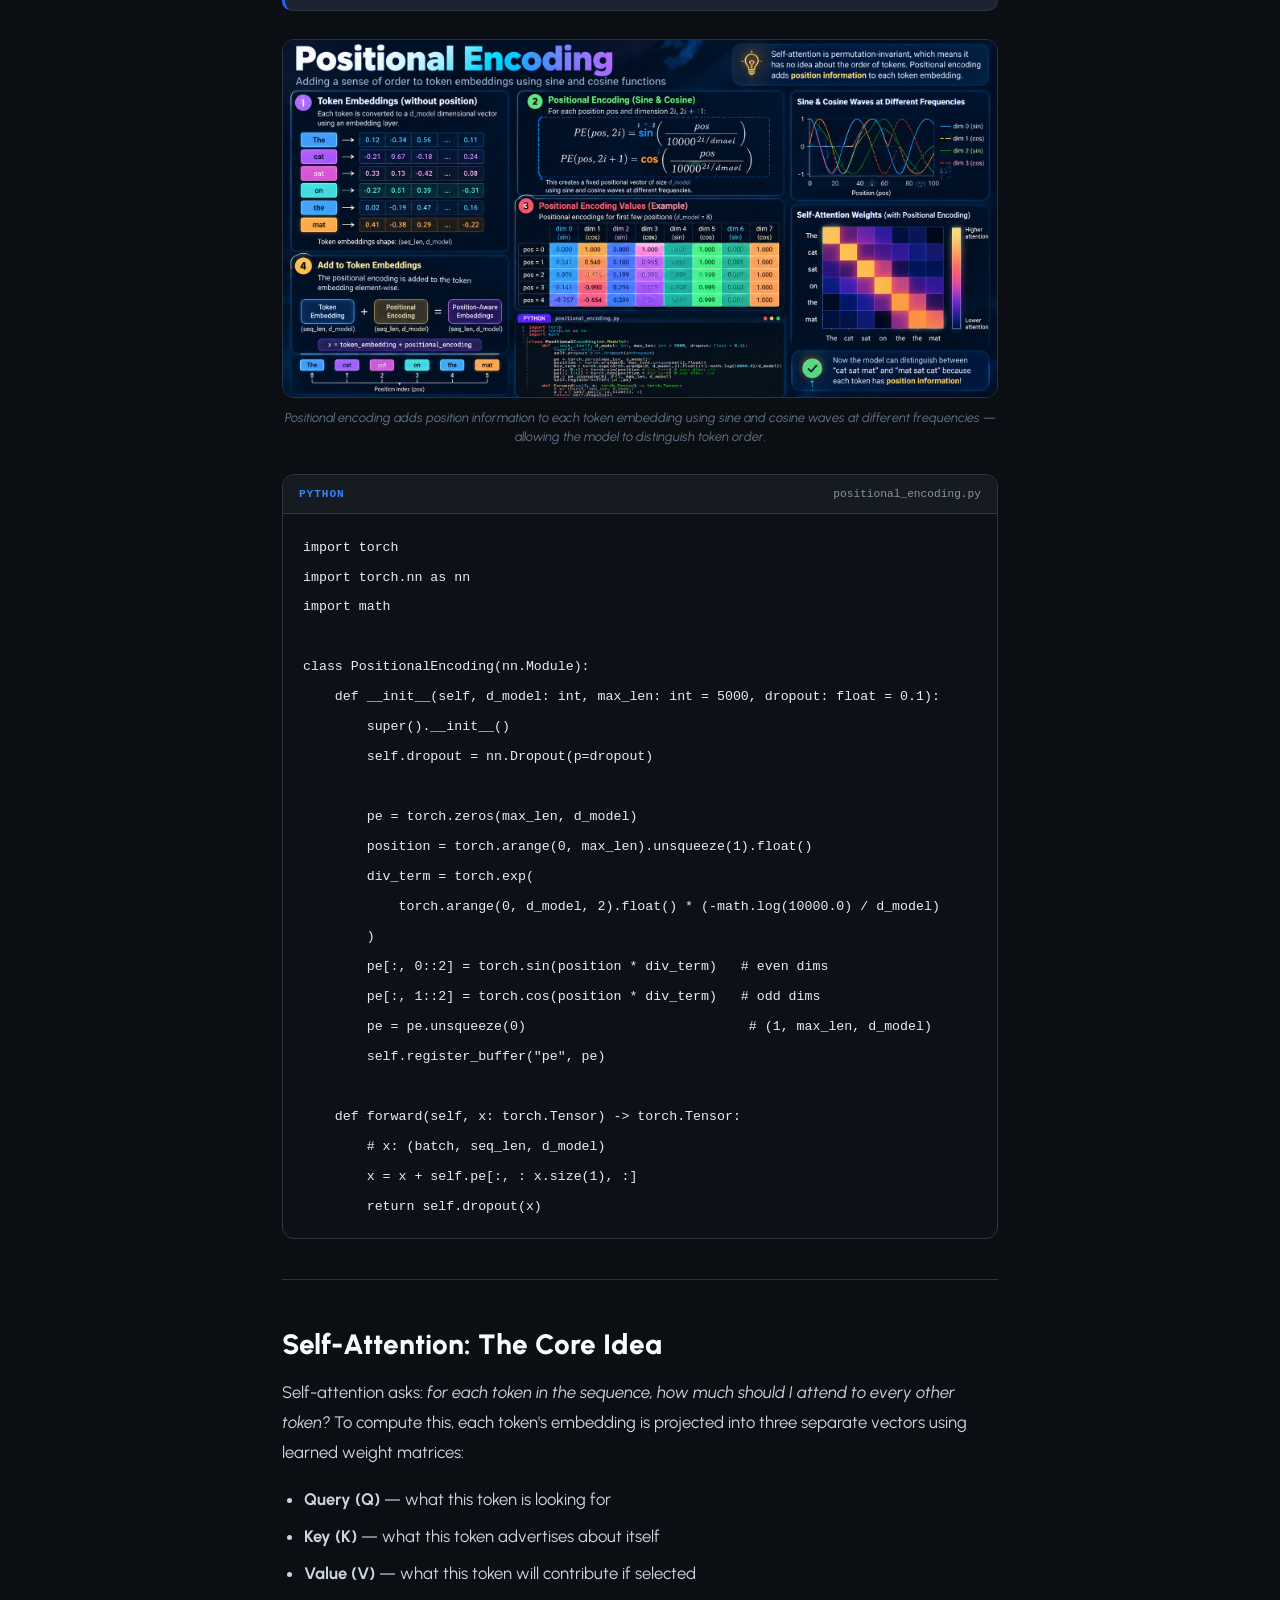
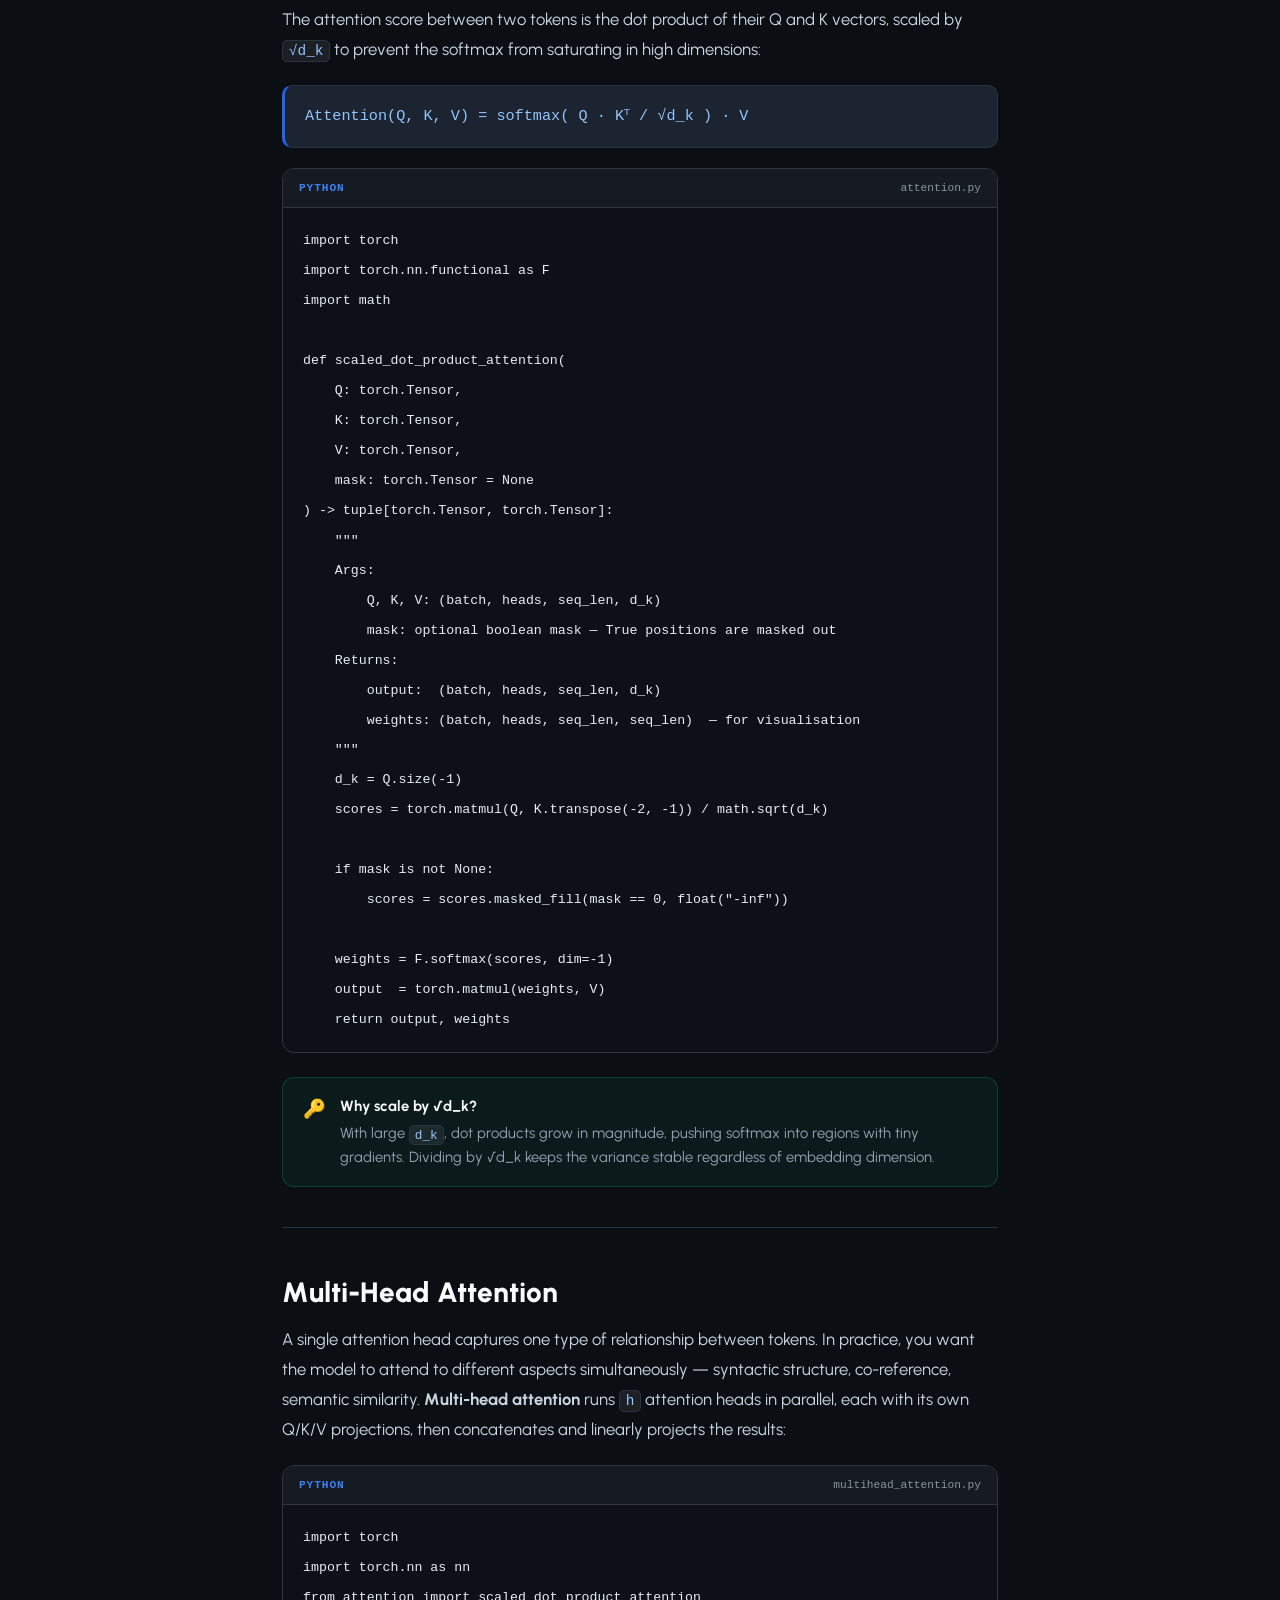
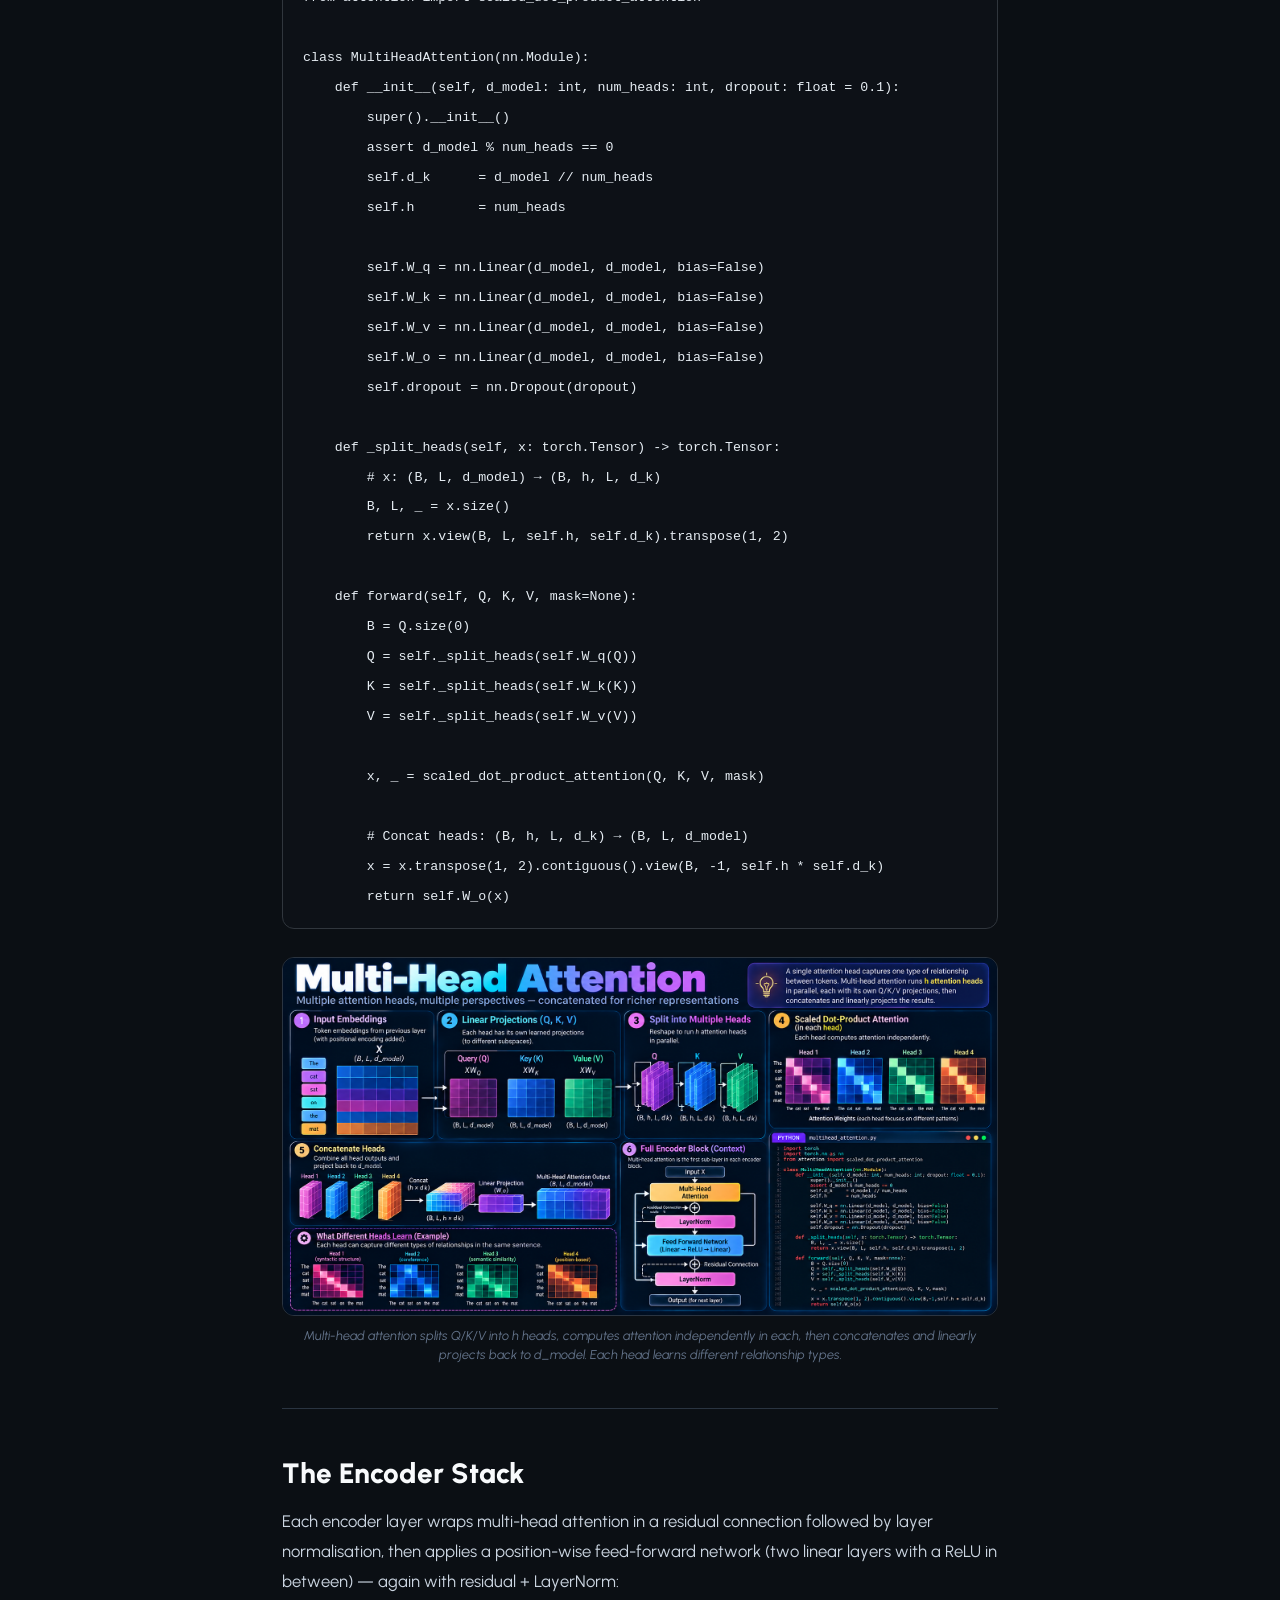
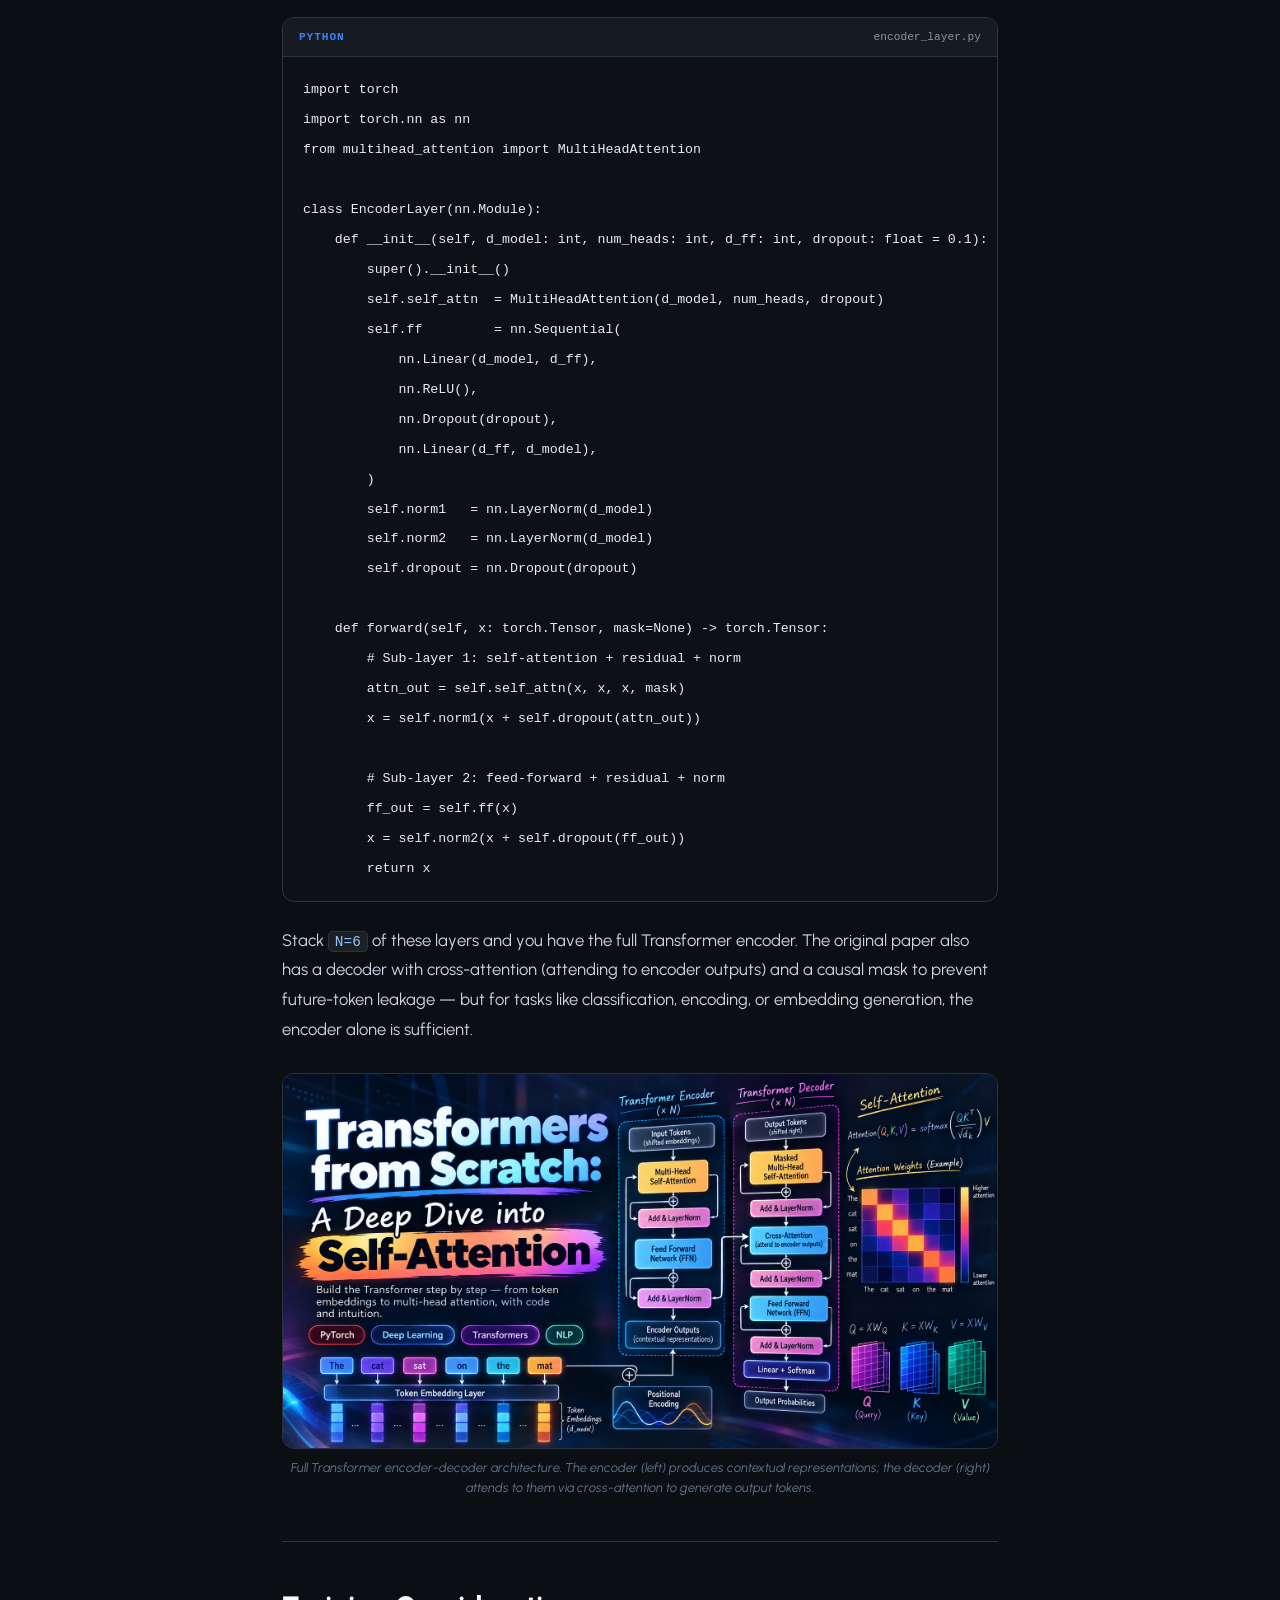
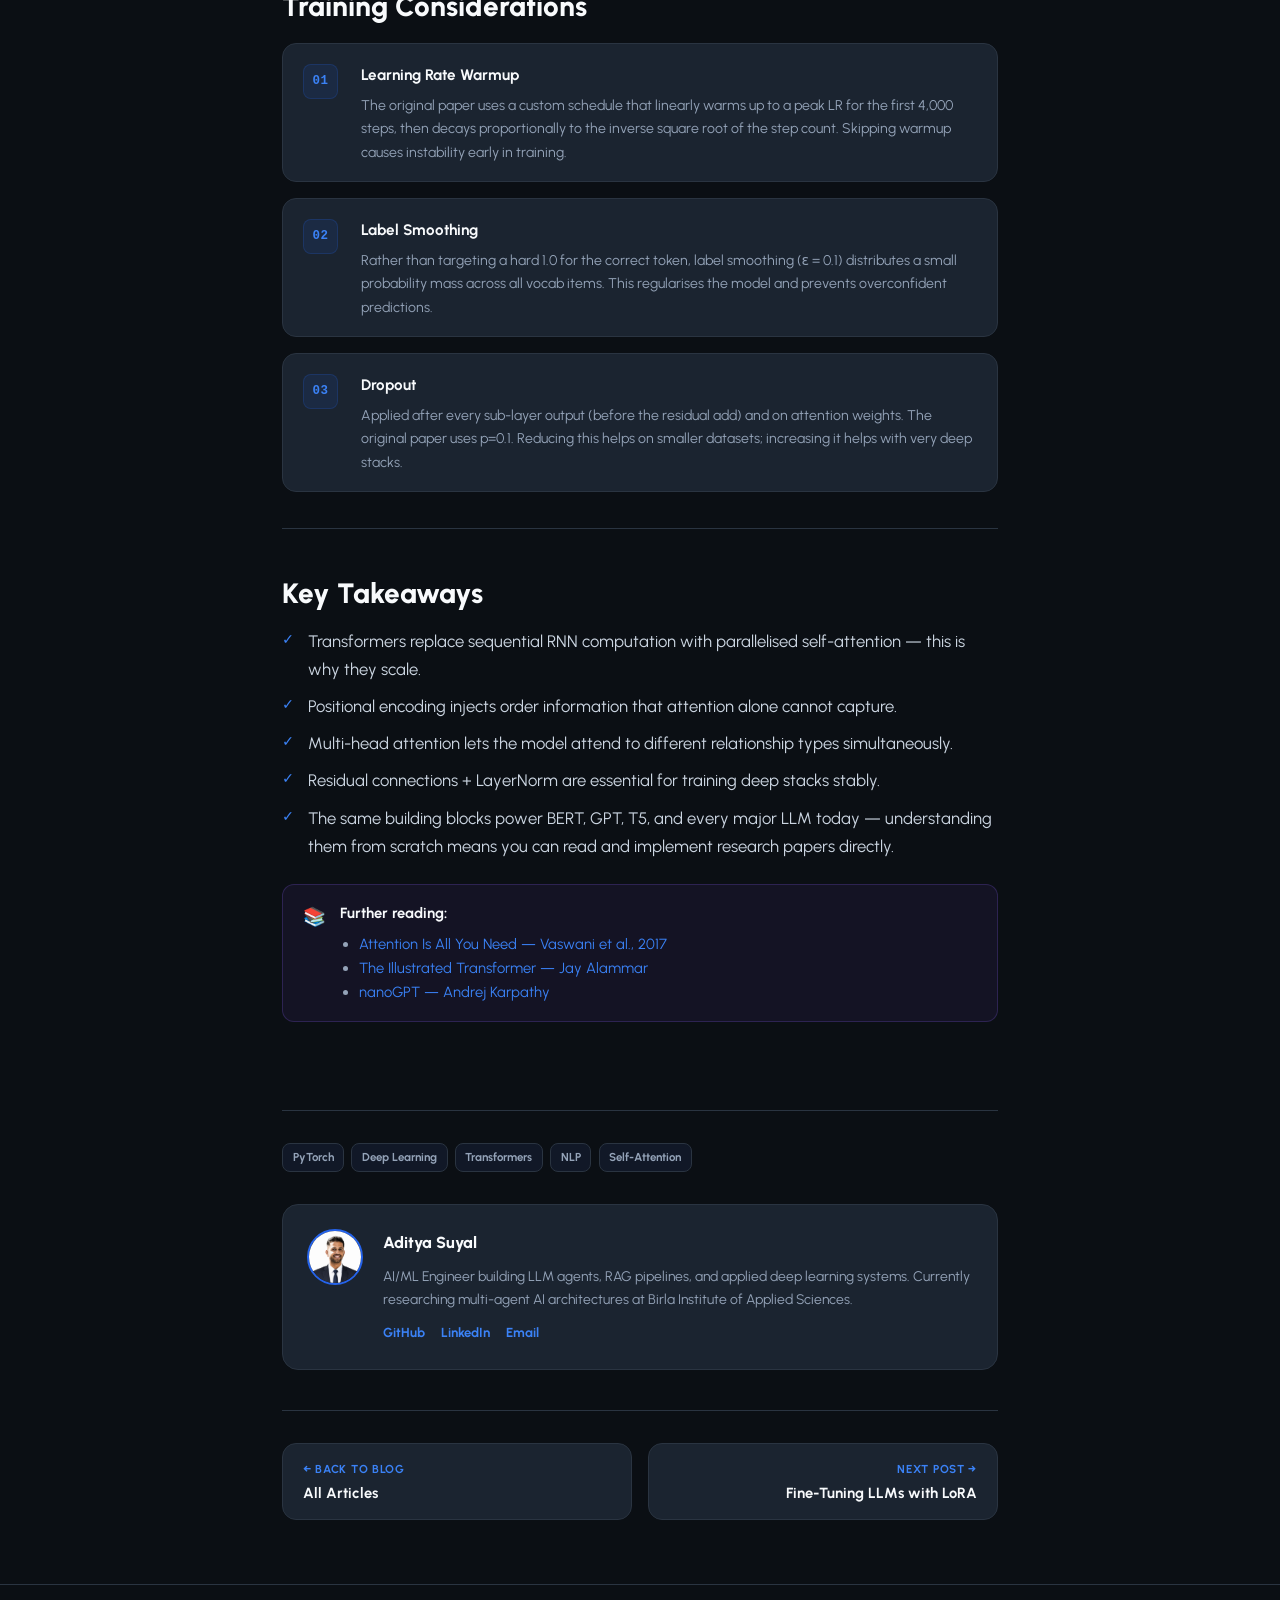
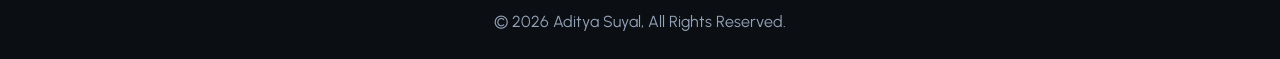
<file: blog-transformers-from-scratch.html>
<!doctype html>
<html lang="en">
  <head>
    <meta charset="utf-8" />
    <meta name="viewport" content="width=device-width, initial-scale=1" />

    <!-- ═══════════════════════════════════════════════════════
         TEMPLATE: Update these meta tags for each new post
         ═══════════════════════════════════════════════════════ -->
    <title>Transformers from Scratch: A Deep Dive into Self-Attention | Aditya Suyal</title>
    <meta name="description" content="A from-scratch walkthrough of the Transformer architecture — self-attention, multi-head attention, positional encoding, and the encoder-decoder stack explained with code and intuition." />
    <meta name="author" content="Aditya Suyal" />
    <meta name="robots" content="index, follow" />
    <link rel="canonical" href="https://adirohansuyal.github.io/blog-transformers-from-scratch.html" />

    <meta property="og:type" content="article" />
    <meta property="og:url" content="https://adirohansuyal.github.io/blog-transformers-from-scratch.html" />
    <meta property="og:title" content="Transformers from Scratch: A Deep Dive into Self-Attention" />
    <meta property="og:description" content="A from-scratch walkthrough of the Transformer architecture — self-attention, multi-head attention, positional encoding, and the encoder-decoder stack explained with code and intuition." />
    <!-- TEMPLATE: Replace with your actual hero image path -->
    <meta property="og:image" content="https://adirohansuyal.github.io/blogs_assets/blog-transformers-hero.png" />
    <!-- ════════════════════════════════════════════════════════ -->

    <link rel="preconnect" href="https://fonts.googleapis.com" />
    <link rel="preconnect" href="https://fonts.gstatic.com" crossorigin />
    <link href="https://fonts.googleapis.com/css2?family=Urbanist:ital,wght@0,100..900;1,100..900&display=swap" rel="stylesheet" />
    <link rel="icon" href="assets/favicon.svg" type="image/svg+xml" />
    <link rel="stylesheet" href="styles.css" />
    <link rel="stylesheet" href="blog-post.css" />
  </head>
  <body>

    <div id="aurora-overlay" aria-hidden="true"><div class="aurora-blob aurora-blob--1"></div><div class="aurora-blob aurora-blob--2"></div><div class="aurora-blob aurora-blob--3"></div></div>
    <div id="noise-overlay" aria-hidden="true"></div>
    <div class="scroll-progress" aria-hidden="true"></div>

    <!-- ── Nav Island ─────────────────────────────────────────── -->
    <div class="nav-island-wrap">
      <header class="site-header">
        <a class="brand" href="index.html" aria-label="Aditya Suyal portfolio home">
          <img class="brand-avatar" src="assets/aditya-corporate.png" alt="Aditya Suyal" />
          <span class="brand-text">
            <span class="brand-name">Aditya Suyal</span>
            <span class="brand-role">AI/ML Engineer · GenAI Developer</span>
          </span>
        </a>
        <div class="header-right">
          <a class="header-cta" href="blogs.html">← All Posts</a>
          <button class="hamburger" aria-label="Toggle navigation menu" aria-expanded="false" aria-controls="primary-nav" type="button">
            <span class="hamburger-bar"></span>
            <span class="hamburger-bar"></span>
            <span class="hamburger-bar"></span>
          </button>
        </div>
        <nav class="nav-links" id="primary-nav" aria-label="Primary navigation">
          <a href="index.html#top">About</a>
          <a href="index.html#experience">Experience</a>
          <a href="index.html#projects">Projects</a>
          <a href="research.html">Research</a>
          <a href="youtube.html">YouTube</a>
          <a href="blogs.html" class="active">Blog</a>
          <a href="index.html#skills">Skills</a>
          <a href="certifications.html">Certifications</a>
          <a href="awards.html">Awards</a>
          <a href="leadership.html">Leadership</a>
          <a href="index.html#contact">Contact</a>
        </nav>
      </header>
    </div>

    <main class="post-main">

      <!-- ── Post Header ─────────────────────────────────────── -->
      <header class="post-header">
        <div class="post-header-inner">

          <!-- Breadcrumb -->
          <nav class="post-breadcrumb" aria-label="Breadcrumb">
            <a href="index.html">Home</a>
            <span aria-hidden="true">›</span>
            <a href="blogs.html">Blog</a>
            <span aria-hidden="true">›</span>
            <span aria-current="page">Transformers from Scratch</span>
          </nav>

          <!-- Category badge -->
          <!-- TEMPLATE: Change data-cat and text to match your category -->
          <span class="post-category-badge" data-cat="llm">Deep Learning</span>

          <!-- Title -->
          <!-- TEMPLATE: Replace with your post title -->
          <h1 class="post-title">
            Transformers from Scratch:<br />
            <span style="color:var(--accent)">A Deep Dive into Self-Attention</span>
          </h1>

          <!-- Subtitle / hook -->
          <!-- TEMPLATE: One punchy sentence explaining the post's value -->
          <p class="post-subtitle">
            Forget the black-box explanation. We build a Transformer step by step —
            from raw token embeddings to multi-head attention — with PyTorch code
            and the intuition behind every design decision.
          </p>

          <!-- Meta row: date, read time, tags -->
          <!-- TEMPLATE: Update date, read time, and tags -->
          <div class="post-meta-row">
            <div class="post-author">
              <img src="assets/aditya-corporate.png" alt="Aditya Suyal" class="post-author-avatar" />
              <div>
                <span class="post-author-name">Aditya Suyal</span>
                <span class="post-author-role">AI/ML Engineer</span>
              </div>
            </div>
            <div class="post-meta-details">
              <span class="post-meta-item">
                <svg width="13" height="13" viewBox="0 0 24 24" fill="none" stroke="currentColor" stroke-width="2.2" stroke-linecap="round" stroke-linejoin="round" aria-hidden="true"><rect x="3" y="4" width="18" height="18" rx="2"/><line x1="16" y1="2" x2="16" y2="6"/><line x1="8" y1="2" x2="8" y2="6"/><line x1="3" y1="10" x2="21" y2="10"/></svg>
                September 2025
              </span>
              <span class="post-meta-item">
                <svg width="13" height="13" viewBox="0 0 24 24" fill="none" stroke="currentColor" stroke-width="2.2" stroke-linecap="round" stroke-linejoin="round" aria-hidden="true"><circle cx="12" cy="12" r="10"/><polyline points="12 6 12 12 16 14"/></svg>
                14 min read
              </span>
              <div class="post-tag-row">
                <span class="post-tag">PyTorch</span>
                <span class="post-tag">Deep Learning</span>
                <span class="post-tag">Transformers</span>
                <span class="post-tag">NLP</span>
              </div>
            </div>
          </div>

        </div>
      </header>

      <!-- ── Hero Image ──────────────────────────────────────── -->
      <div class="post-hero-image-wrap">
        <img
          class="post-hero-image"
          src="blogs_assets/Transformer1.png"
          alt="Transformer architecture overview showing encoder-decoder stack, self-attention, positional encoding and multi-head attention with PyTorch code"
        />
      </div>

      <!-- ── Article Body ────────────────────────────────────── -->
      <article class="post-body" id="post-content">

        <!-- Table of Contents -->
        <aside class="post-toc" aria-label="Table of contents">
          <p class="post-toc-title">In this article</p>
          <ol class="post-toc-list">
            <li><a href="#section-why">Why Transformers Changed Everything</a></li>
            <li><a href="#section-input">Input: Tokens and Embeddings</a></li>
            <li><a href="#section-positional">Positional Encoding</a></li>
            <li><a href="#section-attention">Self-Attention: The Core Idea</a></li>
            <li><a href="#section-multihead">Multi-Head Attention</a></li>
            <li><a href="#section-encoder">The Encoder Stack</a></li>
            <li><a href="#section-training">Training Considerations</a></li>
            <li><a href="#section-takeaways">Key Takeaways</a></li>
          </ol>
        </aside>

        <!-- ── Section 1 ──────────────────────────────────────── -->
        <section id="section-why" class="post-section">
          <h2>Why Transformers Changed Everything</h2>
          <p>
            Before 2017, sequence modelling in deep learning was dominated by RNNs and LSTMs.
            They worked — but they processed tokens one-by-one, making parallelisation impossible
            and making it extremely hard to learn long-range dependencies. The vanishing gradient
            problem meant that even with LSTMs, information from 200 tokens ago was largely forgotten.
          </p>
          <p>
            Then Vaswani et al. published <em>Attention Is All You Need</em> and everything changed.
            The Transformer removed recurrence entirely and replaced it with a mechanism that attends
            to every token in parallel. It was faster, it scaled better, and it could model
            long-range dependencies without fighting gradients.
          </p>
          <p>
            Today, every major AI system you interact with — GPT-4, Gemini, Claude, LLaMA — is
            a Transformer or a Transformer variant. Understanding the architecture from scratch
            is table stakes for any serious AI engineer.
          </p>

          <!-- CALLOUT BOX — use for key definitions, warnings, or highlights -->
          <div class="post-callout post-callout--info">
            <span class="post-callout-icon" aria-hidden="true">💡</span>
            <div>
              <strong>The core insight:</strong> Instead of processing tokens sequentially,
              the Transformer computes a weighted relationship between every pair of tokens
              simultaneously. This is self-attention.
            </div>
          </div>
        </section>

        <!-- ── Section 2 ──────────────────────────────────────── -->
        <section id="section-input" class="post-section">
          <h2>Input: Tokens and Embeddings</h2>
          <p>
            A Transformer takes a sequence of tokens as input. Tokenisation converts raw text
            into integer IDs — each word (or subword) maps to an index in a vocabulary.
            For example, with BPE tokenisation, "unbelievable" might split into
            <code>["un", "believ", "able"]</code> → <code>[4721, 8823, 391]</code>.
          </p>
          <p>
            Each token ID is then passed through an <strong>embedding layer</strong>
            — a lookup table of learned vectors of size <code>d_model</code> (512 in the
            original paper). This converts the discrete token IDs into continuous dense vectors
            that the model can actually do maths with.
          </p>

          <!-- Code block -->
          <div class="post-code-block">
            <div class="post-code-header">
              <span class="post-code-lang">python</span>
              <span class="post-code-filename">embedding.py</span>
            </div>
            <pre><code>import torch
import torch.nn as nn

class TokenEmbedding(nn.Module):
    def __init__(self, vocab_size: int, d_model: int):
        super().__init__()
        # Lookup table: vocab_size × d_model
        self.embedding = nn.Embedding(vocab_size, d_model)
        self.d_model   = d_model

    def forward(self, x: torch.Tensor) -> torch.Tensor:
        # x: (batch, seq_len) — token IDs
        # Scale by sqrt(d_model) as in the original paper
        return self.embedding(x) * (self.d_model ** 0.5)</code></pre>
          </div>

          <p>
            The <code>sqrt(d_model)</code> scaling keeps the embedding magnitude from being
            swamped by the positional encoding we add next.
          </p>
        </section>

        <!-- ── Section 3 ──────────────────────────────────────── -->
        <section id="section-positional" class="post-section">
          <h2>Positional Encoding</h2>
          <p>
            Self-attention is permutation-invariant by nature — it has no concept of which token
            came first. If you shuffled the words "cat sat mat" vs "mat sat cat," the raw
            attention scores would be identical. That's a problem.
          </p>
          <p>
            The original paper adds a <strong>positional encoding</strong> to each embedding —
            a fixed vector that encodes the token's position in the sequence using sine and cosine
            functions at different frequencies:
          </p>

          <div class="post-math-block" aria-label="Positional encoding formula">
            <p>PE(pos, 2i) = sin(pos / 10000<sup>2i/d_model</sup>)</p>
            <p>PE(pos, 2i+1) = cos(pos / 10000<sup>2i/d_model</sup>)</p>
          </div>

          <!-- Section image slot -->
          <figure class="post-figure">
            <img
              class="post-figure-img"
              src="blogs_assets/Transformers_3.png"
              alt="Positional encoding diagram showing sine and cosine functions, token embedding values table, and self-attention weights with positional information"
            />
            <figcaption>Positional encoding adds position information to each token embedding using sine and cosine waves at different frequencies — allowing the model to distinguish token order.</figcaption>
          </figure>

          <div class="post-code-block">
            <div class="post-code-header">
              <span class="post-code-lang">python</span>
              <span class="post-code-filename">positional_encoding.py</span>
            </div>
            <pre><code>import torch
import torch.nn as nn
import math

class PositionalEncoding(nn.Module):
    def __init__(self, d_model: int, max_len: int = 5000, dropout: float = 0.1):
        super().__init__()
        self.dropout = nn.Dropout(p=dropout)

        pe = torch.zeros(max_len, d_model)
        position = torch.arange(0, max_len).unsqueeze(1).float()
        div_term = torch.exp(
            torch.arange(0, d_model, 2).float() * (-math.log(10000.0) / d_model)
        )
        pe[:, 0::2] = torch.sin(position * div_term)   # even dims
        pe[:, 1::2] = torch.cos(position * div_term)   # odd dims
        pe = pe.unsqueeze(0)                            # (1, max_len, d_model)
        self.register_buffer("pe", pe)

    def forward(self, x: torch.Tensor) -> torch.Tensor:
        # x: (batch, seq_len, d_model)
        x = x + self.pe[:, : x.size(1), :]
        return self.dropout(x)</code></pre>
          </div>
        </section>

        <!-- ── Section 4 ──────────────────────────────────────── -->
        <section id="section-attention" class="post-section">
          <h2>Self-Attention: The Core Idea</h2>
          <p>
            Self-attention asks: <em>for each token in the sequence, how much should I attend
            to every other token?</em> To compute this, each token's embedding is projected
            into three separate vectors using learned weight matrices:
          </p>
          <ul class="post-list">
            <li><strong>Query (Q)</strong> — what this token is looking for</li>
            <li><strong>Key (K)</strong> — what this token advertises about itself</li>
            <li><strong>Value (V)</strong> — what this token will contribute if selected</li>
          </ul>
          <p>
            The attention score between two tokens is the dot product of their Q and K vectors,
            scaled by <code>√d_k</code> to prevent the softmax from saturating in high dimensions:
          </p>

          <div class="post-math-block">
            <p>Attention(Q, K, V) = softmax( Q · Kᵀ / √d_k ) · V</p>
          </div>

          <div class="post-code-block">
            <div class="post-code-header">
              <span class="post-code-lang">python</span>
              <span class="post-code-filename">attention.py</span>
            </div>
            <pre><code>import torch
import torch.nn.functional as F
import math

def scaled_dot_product_attention(
    Q: torch.Tensor,
    K: torch.Tensor,
    V: torch.Tensor,
    mask: torch.Tensor = None
) -> tuple[torch.Tensor, torch.Tensor]:
    """
    Args:
        Q, K, V: (batch, heads, seq_len, d_k)
        mask: optional boolean mask — True positions are masked out
    Returns:
        output:  (batch, heads, seq_len, d_k)
        weights: (batch, heads, seq_len, seq_len)  — for visualisation
    """
    d_k = Q.size(-1)
    scores = torch.matmul(Q, K.transpose(-2, -1)) / math.sqrt(d_k)

    if mask is not None:
        scores = scores.masked_fill(mask == 0, float("-inf"))

    weights = F.softmax(scores, dim=-1)
    output  = torch.matmul(weights, V)
    return output, weights</code></pre>
          </div>

          <div class="post-callout post-callout--tip">
            <span class="post-callout-icon" aria-hidden="true">🔑</span>
            <div>
              <strong>Why scale by √d_k?</strong> With large <code>d_k</code>, dot products
              grow in magnitude, pushing softmax into regions with tiny gradients. Dividing by
              √d_k keeps the variance stable regardless of embedding dimension.
            </div>
          </div>
        </section>

        <!-- ── Section 5 ──────────────────────────────────────── -->
        <section id="section-multihead" class="post-section">
          <h2>Multi-Head Attention</h2>
          <p>
            A single attention head captures one type of relationship between tokens. In practice,
            you want the model to attend to different aspects simultaneously — syntactic structure,
            co-reference, semantic similarity. <strong>Multi-head attention</strong> runs
            <code>h</code> attention heads in parallel, each with its own Q/K/V projections,
            then concatenates and linearly projects the results:
          </p>

          <div class="post-code-block">
            <div class="post-code-header">
              <span class="post-code-lang">python</span>
              <span class="post-code-filename">multihead_attention.py</span>
            </div>
            <pre><code>import torch
import torch.nn as nn
from attention import scaled_dot_product_attention

class MultiHeadAttention(nn.Module):
    def __init__(self, d_model: int, num_heads: int, dropout: float = 0.1):
        super().__init__()
        assert d_model % num_heads == 0
        self.d_k      = d_model // num_heads
        self.h        = num_heads

        self.W_q = nn.Linear(d_model, d_model, bias=False)
        self.W_k = nn.Linear(d_model, d_model, bias=False)
        self.W_v = nn.Linear(d_model, d_model, bias=False)
        self.W_o = nn.Linear(d_model, d_model, bias=False)
        self.dropout = nn.Dropout(dropout)

    def _split_heads(self, x: torch.Tensor) -> torch.Tensor:
        # x: (B, L, d_model) → (B, h, L, d_k)
        B, L, _ = x.size()
        return x.view(B, L, self.h, self.d_k).transpose(1, 2)

    def forward(self, Q, K, V, mask=None):
        B = Q.size(0)
        Q = self._split_heads(self.W_q(Q))
        K = self._split_heads(self.W_k(K))
        V = self._split_heads(self.W_v(V))

        x, _ = scaled_dot_product_attention(Q, K, V, mask)

        # Concat heads: (B, h, L, d_k) → (B, L, d_model)
        x = x.transpose(1, 2).contiguous().view(B, -1, self.h * self.d_k)
        return self.W_o(x)</code></pre>
          </div>

          <!-- Section image slot -->
          <figure class="post-figure">
            <img
              class="post-figure-img"
              src="blogs_assets/Transformers_4.png"
              alt="Multi-head attention diagram showing Q K V projections, parallel attention heads, concatenation, and full encoder block with residual connections"
            />
            <figcaption>Multi-head attention splits Q/K/V into h heads, computes attention independently in each, then concatenates and linearly projects back to d_model. Each head learns different relationship types.</figcaption>
          </figure>
        </section>

        <!-- ── Section 6 ──────────────────────────────────────── -->
        <section id="section-encoder" class="post-section">
          <h2>The Encoder Stack</h2>
          <p>
            Each encoder layer wraps multi-head attention in a residual connection followed by
            layer normalisation, then applies a position-wise feed-forward network (two linear
            layers with a ReLU in between) — again with residual + LayerNorm:
          </p>

          <div class="post-code-block">
            <div class="post-code-header">
              <span class="post-code-lang">python</span>
              <span class="post-code-filename">encoder_layer.py</span>
            </div>
            <pre><code>import torch
import torch.nn as nn
from multihead_attention import MultiHeadAttention

class EncoderLayer(nn.Module):
    def __init__(self, d_model: int, num_heads: int, d_ff: int, dropout: float = 0.1):
        super().__init__()
        self.self_attn  = MultiHeadAttention(d_model, num_heads, dropout)
        self.ff         = nn.Sequential(
            nn.Linear(d_model, d_ff),
            nn.ReLU(),
            nn.Dropout(dropout),
            nn.Linear(d_ff, d_model),
        )
        self.norm1   = nn.LayerNorm(d_model)
        self.norm2   = nn.LayerNorm(d_model)
        self.dropout = nn.Dropout(dropout)

    def forward(self, x: torch.Tensor, mask=None) -> torch.Tensor:
        # Sub-layer 1: self-attention + residual + norm
        attn_out = self.self_attn(x, x, x, mask)
        x = self.norm1(x + self.dropout(attn_out))

        # Sub-layer 2: feed-forward + residual + norm
        ff_out = self.ff(x)
        x = self.norm2(x + self.dropout(ff_out))
        return x</code></pre>
          </div>

          <p>
            Stack <code>N=6</code> of these layers and you have the full Transformer encoder.
            The original paper also has a decoder with cross-attention (attending to encoder outputs)
            and a causal mask to prevent future-token leakage — but for tasks like classification,
            encoding, or embedding generation, the encoder alone is sufficient.
          </p>

          <figure class="post-figure">
            <img
              class="post-figure-img"
              src="blogs_assets/Transformer2.png"
              alt="Detailed encoder-decoder architecture diagram showing token embedding layer, positional encoding, multi-head self-attention, cross-attention, feed-forward network, and Q K V matrices"
            />
            <figcaption>Full Transformer encoder-decoder architecture. The encoder (left) produces contextual representations; the decoder (right) attends to them via cross-attention to generate output tokens.</figcaption>
          </figure>
        </section>

        <!-- ── Section 7 ──────────────────────────────────────── -->
        <section id="section-training" class="post-section">
          <h2>Training Considerations</h2>

          <div class="post-key-points" aria-label="Key training tips">
            <div class="post-key-point">
              <span class="post-key-point-num">01</span>
              <div>
                <strong>Learning Rate Warmup</strong>
                <p>The original paper uses a custom schedule that linearly warms up to a peak LR
                   for the first 4,000 steps, then decays proportionally to the inverse square root
                   of the step count. Skipping warmup causes instability early in training.</p>
              </div>
            </div>
            <div class="post-key-point">
              <span class="post-key-point-num">02</span>
              <div>
                <strong>Label Smoothing</strong>
                <p>Rather than targeting a hard 1.0 for the correct token, label smoothing
                   (ε = 0.1) distributes a small probability mass across all vocab items.
                   This regularises the model and prevents overconfident predictions.</p>
              </div>
            </div>
            <div class="post-key-point">
              <span class="post-key-point-num">03</span>
              <div>
                <strong>Dropout</strong>
                <p>Applied after every sub-layer output (before the residual add) and on
                   attention weights. The original paper uses p=0.1. Reducing this helps on
                   smaller datasets; increasing it helps with very deep stacks.</p>
              </div>
            </div>
          </div>
        </section>

        <!-- ── Section 8 ──────────────────────────────────────── -->
        <section id="section-takeaways" class="post-section">
          <h2>Key Takeaways</h2>
          <ul class="post-list post-list--check">
            <li>Transformers replace sequential RNN computation with parallelised self-attention — this is why they scale.</li>
            <li>Positional encoding injects order information that attention alone cannot capture.</li>
            <li>Multi-head attention lets the model attend to different relationship types simultaneously.</li>
            <li>Residual connections + LayerNorm are essential for training deep stacks stably.</li>
            <li>The same building blocks power BERT, GPT, T5, and every major LLM today — understanding them from scratch means you can read and implement research papers directly.</li>
          </ul>

          <div class="post-callout post-callout--resource">
            <span class="post-callout-icon" aria-hidden="true">📚</span>
            <div>
              <strong>Further reading:</strong>
              <ul style="margin: 0.4rem 0 0; padding-left: 1.2rem;">
                <li><a href="https://arxiv.org/abs/1706.03762" target="_blank" rel="noreferrer">Attention Is All You Need — Vaswani et al., 2017</a></li>
                <li><a href="https://jalammar.github.io/illustrated-transformer/" target="_blank" rel="noreferrer">The Illustrated Transformer — Jay Alammar</a></li>
                <li><a href="https://github.com/karpathy/nanoGPT" target="_blank" rel="noreferrer">nanoGPT — Andrej Karpathy</a></li>
              </ul>
            </div>
          </div>
        </section>

        <!-- ── Post Footer: Tags + Share + Author ─────────────── -->
        <footer class="post-footer">
          <div class="post-footer-tags">
            <!-- TEMPLATE: Update tags to match the post -->
            <span class="post-tag">PyTorch</span>
            <span class="post-tag">Deep Learning</span>
            <span class="post-tag">Transformers</span>
            <span class="post-tag">NLP</span>
            <span class="post-tag">Self-Attention</span>
          </div>

          <div class="post-author-card">
            <img src="assets/aditya-corporate.png" alt="Aditya Suyal" class="post-author-card-avatar" />
            <div class="post-author-card-body">
              <span class="post-author-card-name">Aditya Suyal</span>
              <p class="post-author-card-bio">
                AI/ML Engineer building LLM agents, RAG pipelines, and applied deep learning systems.
                Currently researching multi-agent AI architectures at Birla Institute of Applied Sciences.
              </p>
              <div class="post-author-card-links">
                <a href="https://github.com/Adirohansuyal" target="_blank" rel="noreferrer">GitHub</a>
                <a href="https://www.linkedin.com/in/aditya-suyal" target="_blank" rel="noreferrer">LinkedIn</a>
                <a href="mailto:adityasuyal@birlainstitute.co.in">Email</a>
              </div>
            </div>
          </div>
        </footer>

      </article>

      <!-- ── Next / Prev Post navigation ──────────────────────── -->
      <!--
        TEMPLATE: Update these links when you have more posts.
        Remove the section if it's the only post.
      -->
      <nav class="post-adjacent-nav" aria-label="Adjacent posts">
        <a class="post-adjacent post-adjacent--prev" href="blogs.html">
          <span class="post-adjacent-label">← Back to Blog</span>
          <span class="post-adjacent-title">All Articles</span>
        </a>
        <a class="post-adjacent post-adjacent--next" href="blog-lora-fine-tuning.html">
          <span class="post-adjacent-label">Next Post →</span>
          <span class="post-adjacent-title">Fine-Tuning LLMs with LoRA</span>
        </a>
      </nav>

    </main>

    <!-- ── Footer ─────────────────────────────────────────────── -->
    <footer class="site-footer">
      <p>© <span id="year"></span> Aditya Suyal, All Rights Reserved.</p>
    </footer>

    <script>
      document.getElementById("year").textContent = new Date().getFullYear();
      // Scroll progress bar
      const bar = document.querySelector(".scroll-progress");
      window.addEventListener("scroll", () => {
        const total = document.documentElement.scrollHeight - window.innerHeight;
        bar.style.transform = `scaleX(${total > 0 ? window.scrollY / total : 0})`;
      }, { passive: true });
      // Hamburger
      const ham = document.querySelector(".hamburger");
      const nav = document.getElementById("primary-nav");
      if (ham && nav) {
        let lastToggle = 0;
        function toggleHam() {
          lastToggle = Date.now();
          const open = ham.getAttribute("aria-expanded") === "true";
          ham.setAttribute("aria-expanded", String(!open));
          nav.classList.toggle("nav-open", !open);
        }
        ham.addEventListener("touchstart", (e) => {
          e.stopPropagation();
          toggleHam();
        }, { passive: false });
        ham.addEventListener("click", (e) => {
          e.stopPropagation();
          if (Date.now() - lastToggle < 600) return;
          toggleHam();
        });
        document.addEventListener("touchstart", (e) => {
          if (Date.now() - lastToggle < 300) return;
          if (!e.target.closest(".site-header")) {
            ham.setAttribute("aria-expanded", "false");
            nav.classList.remove("nav-open");
          }
        }, { passive: true });
        document.addEventListener("click", (e) => {
          if (!e.target.closest(".site-header")) {
            ham.setAttribute("aria-expanded", "false");
            nav.classList.remove("nav-open");
          }
        });
      }
    </script>

  <!-- ── Magnetic Cursor Trail ──────────────────────────────────── -->
  <canvas id="cursor-trail-canvas" aria-hidden="true"></canvas>
  <canvas id="burst-canvas" aria-hidden="true"></canvas>
  <script>
  (function () {
    if (window.matchMedia('(prefers-reduced-motion: reduce)').matches) return;
    if (!window.matchMedia('(pointer: fine)').matches) return;
    const canvas = document.getElementById('cursor-trail-canvas');
    const ctx    = canvas.getContext('2d');
    let W = canvas.width = window.innerWidth, H = canvas.height = window.innerHeight;
    window.addEventListener('resize', () => { W = canvas.width = window.innerWidth; H = canvas.height = window.innerHeight; }, { passive: true });
    const TRAIL_LEN = 22, DOT_R = 4.5, LERP_BASE = 0.28;
    const COLORS = [[124,58,237],[16,185,129]];
    const dots = Array.from({ length: TRAIL_LEN }, () => ({ x: W/2, y: H/2 }));
    let mouseX = W/2, mouseY = H/2, active = false;
    window.addEventListener('mousemove', e => { mouseX = e.clientX; mouseY = e.clientY; active = true; }, { passive: true });
    window.addEventListener('mouseleave', () => { active = false; }, { passive: true });
    function lerp(a, b, t) { return a + (b - a) * t; }
    function getColor(i) { const t = i/(TRAIL_LEN-1),c0=COLORS[0],c1=COLORS[1]; return [Math.round(lerp(c0[0],c1[0],t)),Math.round(lerp(c0[1],c1[1],t)),Math.round(lerp(c0[2],c1[2],t))]; }
    function draw() {
      ctx.clearRect(0,0,W,H);
      if (!active) { requestAnimationFrame(draw); return; }
      dots[0].x = lerp(dots[0].x,mouseX,0.55); dots[0].y = lerp(dots[0].y,mouseY,0.55);
      for (let i=1;i<TRAIL_LEN;i++) { const t=Math.max(LERP_BASE*(1-i/(TRAIL_LEN*1.4)),0.04); dots[i].x=lerp(dots[i].x,dots[i-1].x,t); dots[i].y=lerp(dots[i].y,dots[i-1].y,t); }
      for (let i=TRAIL_LEN-1;i>=0;i--) {
        const progress=1-i/TRAIL_LEN,radius=DOT_R*progress,alpha=progress*progress*0.85;
        const [r,g,b]=getColor(i);
        const glow=ctx.createRadialGradient(dots[i].x,dots[i].y,0,dots[i].x,dots[i].y,radius*3.5);
        glow.addColorStop(0,`rgba(${r},${g},${b},${(alpha*0.4).toFixed(3)})`); glow.addColorStop(1,`rgba(${r},${g},${b},0)`);
        ctx.beginPath();ctx.arc(dots[i].x,dots[i].y,radius*3.5,0,Math.PI*2);ctx.fillStyle=glow;ctx.fill();
        ctx.beginPath();ctx.arc(dots[i].x,dots[i].y,Math.max(radius,0.5),0,Math.PI*2);ctx.fillStyle=`rgba(${r},${g},${b},${alpha.toFixed(3)})`;ctx.fill();
      }
      requestAnimationFrame(draw);
    }
    requestAnimationFrame(draw);
    const bc=document.getElementById('burst-canvas'),bctx=bc.getContext('2d');
    let BW=bc.width=window.innerWidth,BH=bc.height=window.innerHeight;
    window.addEventListener('resize',()=>{BW=bc.width=window.innerWidth;BH=bc.height=window.innerHeight;},{passive:true});
    const BC=[[124,58,237],[16,185,129],[59,130,246],[196,181,253],[110,231,183]];
    let bursts=[];
    window.addEventListener('click',e=>{
      const count=18+Math.floor(Math.random()*10);
      for(let i=0;i<count;i++){const angle=(Math.PI*2*i/count)+(Math.random()-0.5)*0.4,speed=2.5+Math.random()*4.5;bursts.push({x:e.clientX,y:e.clientY,vx:Math.cos(angle)*speed,vy:Math.sin(angle)*speed,r:1.5+Math.random()*2.5,a:1,c:BC[Math.floor(Math.random()*BC.length)],decay:0.022+Math.random()*0.018});}
    },{passive:true});
    function renderBurst(){
      bctx.clearRect(0,0,BW,BH);bursts=bursts.filter(p=>p.a>0.02);
      for(const p of bursts){p.x+=p.vx;p.y+=p.vy;p.vy+=0.12;p.vx*=0.97;p.a-=p.decay;const[r,g,b]=p.c;const grd=bctx.createRadialGradient(p.x,p.y,0,p.x,p.y,p.r*3);grd.addColorStop(0,`rgba(${r},${g},${b},${(p.a*0.5).toFixed(3)})`);grd.addColorStop(1,`rgba(${r},${g},${b},0)`);bctx.beginPath();bctx.arc(p.x,p.y,p.r*3,0,Math.PI*2);bctx.fillStyle=grd;bctx.fill();bctx.beginPath();bctx.arc(p.x,p.y,p.r,0,Math.PI*2);bctx.fillStyle=`rgba(${r},${g},${b},${p.a.toFixed(3)})`;bctx.fill();}
      requestAnimationFrame(renderBurst);
    }
    requestAnimationFrame(renderBurst);
  })();
  </script>
  </body>
</html>
</file>
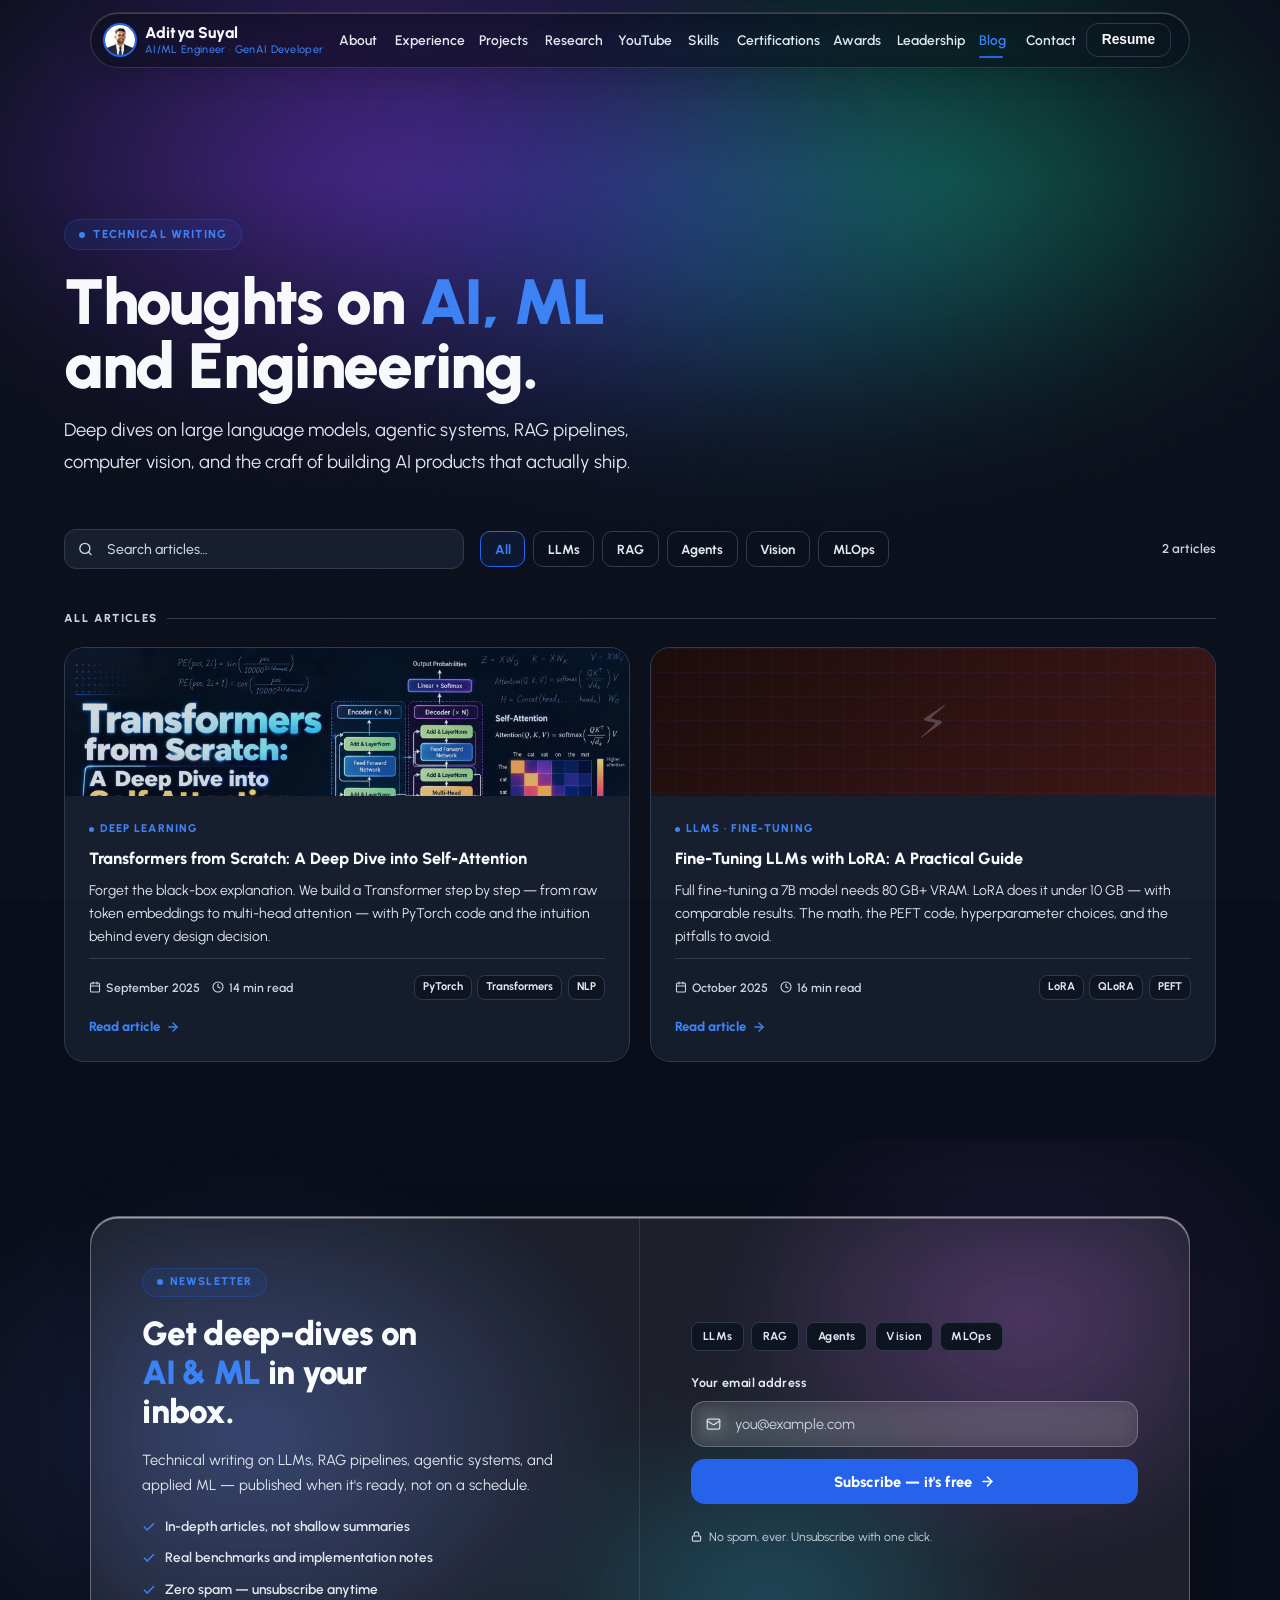
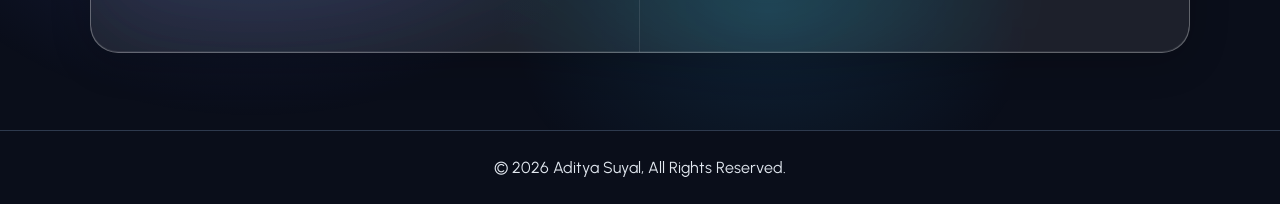
<file: blogs.html>
<!doctype html>
<html lang="en">
  <head>
    <meta charset="utf-8" />
    <meta name="viewport" content="width=device-width, initial-scale=1" />
    <title>Blog | Aditya Suyal — AI/ML Engineer</title>
    <meta name="description" content="Aditya Suyal's technical blog — deep dives on LLM agents, RAG pipelines, generative AI, NLP, computer vision, and applied machine learning." />
    <meta name="author" content="Aditya Suyal" />
    <meta name="robots" content="index, follow" />
    <link rel="canonical" href="https://adirohansuyal.github.io/blogs.html" />

    <meta property="og:type" content="website" />
    <meta property="og:url" content="https://adirohansuyal.github.io/blogs.html" />
    <meta property="og:title" content="Blog | Aditya Suyal — AI/ML Engineer" />
    <meta property="og:description" content="Technical writing on LLM agents, RAG, generative AI, NLP, and applied ML by Aditya Suyal." />
    <meta property="og:image" content="https://adirohansuyal.github.io/assets/aditya-corporate.png" />

    <link rel="preconnect" href="https://fonts.googleapis.com" />
    <link rel="preconnect" href="https://fonts.gstatic.com" crossorigin />
    <link href="https://fonts.googleapis.com/css2?family=Urbanist:ital,wght@0,100..900;1,100..900&display=swap" rel="stylesheet" />
    <link rel="icon" href="assets/favicon.svg" type="image/svg+xml" />
    <link rel="stylesheet" href="styles.css" />
    <link rel="stylesheet" href="blogs.css" />
    <style>
      :root {
        --bg:            #0A0E1A;
        --panel:         #151C2C;
        --panel-strong:  #131A29;
        --secondary-bg:  #0F1520;
        --line:          #2E3A4E;
        --text:          #F1F5F9;
        --muted:         #94A3B8;
        --quiet:         #64748B;
        --shadow:        0 10px 30px rgba(10,14,26,0.45);
        --navbar-bg:     rgba(10,14,26,0.85);
      }
    </style>
  </head>
  <body>

    <!-- ── Aurora Overlay ─────────────────────────────────────────── -->
    <div id="aurora-overlay" aria-hidden="true">
      <div class="aurora-blob aurora-blob--1"></div>
      <div class="aurora-blob aurora-blob--2"></div>
      <div class="aurora-blob aurora-blob--3"></div>
    </div>
    <div id="noise-overlay" aria-hidden="true"></div>

    <div class="scroll-progress" aria-hidden="true"></div>

    <!-- ── Nav Island ─────────────────────────────────────────────── -->
    <div class="nav-island-wrap">
      <header class="site-header">
        <a class="brand" href="index.html" aria-label="Aditya Suyal portfolio home">
          <img class="brand-avatar" src="assets/aditya-corporate.png" alt="Aditya Suyal" />
          <span class="brand-text">
            <span class="brand-name">Aditya Suyal</span>
            <span class="brand-role">AI/ML Engineer · GenAI Developer</span>
          </span>
        </a>
        <div class="header-right">
          <button class="header-cta" id="resume-btn" type="button">Resume</button>
          <button class="hamburger" aria-label="Toggle navigation menu" aria-expanded="false" aria-controls="primary-nav" type="button">
            <span class="hamburger-bar"></span>
            <span class="hamburger-bar"></span>
            <span class="hamburger-bar"></span>
          </button>
        </div>
        <nav class="nav-links" id="primary-nav" aria-label="Primary navigation">
          <a href="index.html#top">About</a>
          <a href="index.html#experience">Experience</a>
          <a href="index.html#projects">Projects</a>
          <a href="research.html">Research</a>
          <a href="youtube.html">YouTube</a>
          <a href="index.html#skills">Skills</a>
          <a href="certifications.html">Certifications</a>
          <a href="awards.html">Awards</a>
          <a href="leadership.html">Leadership</a>
          <a href="blogs.html" class="active">Blog</a>
          <a href="index.html#contact">Contact</a>
        </nav>
      </header>
    </div>

    <main>

      <!-- ── Hero ─────────────────────────────────────────────────── -->
      <section class="blog-hero" aria-labelledby="blog-hero-title">
        <div class="blog-hero-badge" aria-hidden="true">
          <span class="blog-hero-badge-dot"></span>
          Technical Writing
        </div>
        <h1 id="blog-hero-title">
          Thoughts on <span style="color:var(--accent-strong)">AI, ML</span><br />and Engineering.
        </h1>
        <p class="blog-hero-sub">
          Deep dives on large language models, agentic systems, RAG pipelines,
          computer vision, and the craft of building AI products that actually ship.
        </p>
      </section>

      <!-- ── Controls: search + categories ────────────────────────── -->
      <div class="blog-controls" role="search" aria-label="Filter and search blog posts">
        <div class="blog-search-wrap">
          <span class="blog-search-icon" aria-hidden="true">
            <svg width="15" height="15" viewBox="0 0 24 24" fill="none" stroke="currentColor" stroke-width="2.2" stroke-linecap="round" stroke-linejoin="round"><circle cx="11" cy="11" r="8"/><line x1="21" y1="21" x2="16.65" y2="16.65"/></svg>
          </span>
          <input
            class="blog-search"
            id="blog-search"
            type="search"
            placeholder="Search articles…"
            aria-label="Search blog posts"
            autocomplete="off"
          />
        </div>

        <div class="blog-category-group" role="group" aria-label="Filter by category">
          <button class="blog-cat-btn active" type="button" data-cat="all">All</button>
          <button class="blog-cat-btn" type="button" data-cat="llm">LLMs</button>
          <button class="blog-cat-btn" type="button" data-cat="rag">RAG</button>
          <button class="blog-cat-btn" type="button" data-cat="agents">Agents</button>
          <button class="blog-cat-btn" type="button" data-cat="vision">Vision</button>
          <button class="blog-cat-btn" type="button" data-cat="mlops">MLOps</button>
        </div>

        <span class="blog-count" id="blog-count" aria-live="polite" aria-atomic="true"></span>
      </div>

      <!-- ── Blog Section ────────────────────────────────────────── -->
      <section class="blog-section" aria-label="Blog posts">

        <!-- All posts grid -->
        <p class="blog-grid-label" aria-hidden="true">All Articles</p>
        <div class="blog-grid" id="blog-grid">

          <!-- Post 1 — Transformers from Scratch -->
          <article class="blog-card" data-category="llm" data-href="blog-transformers-from-scratch.html" tabindex="0" aria-labelledby="post-featured-title">
            <div class="blog-card-thumb blog-thumb-blue" aria-hidden="true" style="padding:0; overflow:hidden;">
              <img src="blogs_assets/Transformer1.png" alt="Transformers from Scratch" style="width:100%; height:100%; object-fit:cover; object-position:top center; opacity:0.85;" />
            </div>
            <div class="blog-card-body">
              <span class="blog-card-category">
                <span class="blog-card-category-dot"></span>Deep Learning
              </span>
              <h3 id="post-featured-title">Transformers from Scratch: A Deep Dive into Self-Attention</h3>
              <p class="blog-card-excerpt">
                Forget the black-box explanation. We build a Transformer step by step —
                from raw token embeddings to multi-head attention — with PyTorch code
                and the intuition behind every design decision.
              </p>
              <div class="blog-card-meta">
                <span class="blog-card-date">
                  <svg width="12" height="12" viewBox="0 0 24 24" fill="none" stroke="currentColor" stroke-width="2.2" stroke-linecap="round" stroke-linejoin="round" aria-hidden="true"><rect x="3" y="4" width="18" height="18" rx="2" ry="2"/><line x1="16" y1="2" x2="16" y2="6"/><line x1="8" y1="2" x2="8" y2="6"/><line x1="3" y1="10" x2="21" y2="10"/></svg>
                  September 2025
                </span>
                <span class="blog-card-read">
                  <svg width="12" height="12" viewBox="0 0 24 24" fill="none" stroke="currentColor" stroke-width="2.2" stroke-linecap="round" stroke-linejoin="round" aria-hidden="true"><circle cx="12" cy="12" r="10"/><polyline points="12 6 12 12 16 14"/></svg>
                  14 min read
                </span>
                <div class="blog-card-tags">
                  <span class="blog-card-tag">PyTorch</span>
                  <span class="blog-card-tag">Transformers</span>
                  <span class="blog-card-tag">NLP</span>
                </div>
              </div>
              <a class="blog-read-link" href="blog-transformers-from-scratch.html" aria-label="Read: Transformers from Scratch">
                Read article
                <svg width="14" height="14" viewBox="0 0 24 24" fill="none" stroke="currentColor" stroke-width="2.5" stroke-linecap="round" stroke-linejoin="round" aria-hidden="true"><line x1="5" y1="12" x2="19" y2="12"/><polyline points="12 5 19 12 12 19"/></svg>
              </a>
            </div>
          </article>

          <!-- Post 2 — LoRA Fine-Tuning -->
          <article class="blog-card" data-category="llm" data-href="blog-lora-fine-tuning.html" tabindex="0" aria-labelledby="post-1-title">
            <div class="blog-card-thumb blog-thumb-rose" aria-hidden="true">
              <span class="blog-card-thumb-emoji">⚡</span>
            </div>
            <div class="blog-card-body">
              <span class="blog-card-category">
                <span class="blog-card-category-dot"></span>LLMs · Fine-Tuning
              </span>
              <h3 id="post-1-title">Fine-Tuning LLMs with LoRA: A Practical Guide</h3>
              <p class="blog-card-excerpt">
                Full fine-tuning a 7B model needs 80 GB+ VRAM. LoRA does it under 10 GB —
                with comparable results. The math, the PEFT code, hyperparameter choices,
                and the pitfalls to avoid.
              </p>
              <div class="blog-card-meta">
                <span class="blog-card-date">
                  <svg width="12" height="12" viewBox="0 0 24 24" fill="none" stroke="currentColor" stroke-width="2.2" stroke-linecap="round" stroke-linejoin="round" aria-hidden="true"><rect x="3" y="4" width="18" height="18" rx="2"/><line x1="16" y1="2" x2="16" y2="6"/><line x1="8" y1="2" x2="8" y2="6"/><line x1="3" y1="10" x2="21" y2="10"/></svg>
                  October 2025
                </span>
                <span class="blog-card-read">
                  <svg width="12" height="12" viewBox="0 0 24 24" fill="none" stroke="currentColor" stroke-width="2.2" stroke-linecap="round" stroke-linejoin="round" aria-hidden="true"><circle cx="12" cy="12" r="10"/><polyline points="12 6 12 12 16 14"/></svg>
                  16 min read
                </span>
                <div class="blog-card-tags">
                  <span class="blog-card-tag">LoRA</span>
                  <span class="blog-card-tag">QLoRA</span>
                  <span class="blog-card-tag">PEFT</span>
                </div>
              </div>
              <a class="blog-read-link" href="blog-lora-fine-tuning.html" aria-label="Read: Fine-Tuning LLMs with LoRA">
                Read article
                <svg width="14" height="14" viewBox="0 0 24 24" fill="none" stroke="currentColor" stroke-width="2.5" stroke-linecap="round" stroke-linejoin="round" aria-hidden="true"><line x1="5" y1="12" x2="19" y2="12"/><polyline points="12 5 19 12 12 19"/></svg>
              </a>
            </div>
          </article>

        </div><!-- /blog-grid -->

        <!-- Empty state -->
        <div class="blog-empty" id="blog-empty" role="status" aria-live="polite">
          <span class="blog-empty-icon" aria-hidden="true">🔎</span>
          <p>No articles match your search.</p>
          <p style="color:var(--quiet); font-size:0.85rem;">Try a different keyword or category.</p>
        </div>

      </section><!-- /blog-section -->

      <!-- ── Subscribe CTA ──────────────────────────────────────── -->
      <section class="blog-subscribe-section" aria-labelledby="subscribe-title">
        <div class="blog-subscribe-card">
          <div class="blog-subscribe-glow" aria-hidden="true"></div>

          <div class="blog-subscribe-left">
            <span class="blog-subscribe-badge">
              <span class="blog-subscribe-badge-dot"></span>
              Newsletter
            </span>
            <h2 id="subscribe-title">
              Get deep-dives on<br /><span style="color:var(--accent-strong)">AI &amp; ML</span> in your inbox.
            </h2>
            <p class="blog-subscribe-desc">
              Technical writing on LLMs, RAG pipelines, agentic systems, and applied ML —
              published when it's ready, not on a schedule.
            </p>
            <ul class="blog-subscribe-perks" aria-label="Newsletter benefits">
              <li>
                <svg width="14" height="14" viewBox="0 0 24 24" fill="none" stroke="currentColor" stroke-width="2.5" stroke-linecap="round" stroke-linejoin="round" aria-hidden="true"><polyline points="20 6 9 17 4 12"/></svg>
                In-depth articles, not shallow summaries
              </li>
              <li>
                <svg width="14" height="14" viewBox="0 0 24 24" fill="none" stroke="currentColor" stroke-width="2.5" stroke-linecap="round" stroke-linejoin="round" aria-hidden="true"><polyline points="20 6 9 17 4 12"/></svg>
                Real benchmarks and implementation notes
              </li>
              <li>
                <svg width="14" height="14" viewBox="0 0 24 24" fill="none" stroke="currentColor" stroke-width="2.5" stroke-linecap="round" stroke-linejoin="round" aria-hidden="true"><polyline points="20 6 9 17 4 12"/></svg>
                Zero spam — unsubscribe anytime
              </li>
            </ul>
          </div>

          <div class="blog-subscribe-right">
            <div class="blog-subscribe-topics" aria-label="Topics covered">
              <span>LLMs</span><span>RAG</span><span>Agents</span><span>Vision</span><span>MLOps</span>
            </div>
            <form class="blog-subscribe-form" id="subscribe-form" novalidate>
              <label class="blog-subscribe-label" for="subscribe-email">Your email address</label>
              <div class="blog-subscribe-input-row">
                <span class="blog-subscribe-input-icon" aria-hidden="true">
                  <svg width="15" height="15" viewBox="0 0 24 24" fill="none" stroke="currentColor" stroke-width="2" stroke-linecap="round" stroke-linejoin="round"><rect x="2" y="4" width="20" height="16" rx="2"/><path d="m22 7-8.97 5.7a1.94 1.94 0 0 1-2.06 0L2 7"/></svg>
                </span>
                <input
                  class="blog-subscribe-input"
                  id="subscribe-email"
                  type="email"
                  placeholder="you@example.com"
                  aria-label="Email address for newsletter"
                  required
                  autocomplete="email"
                />
              </div>
              <button class="blog-subscribe-btn" type="submit">
                Subscribe — it's free
                <svg width="15" height="15" viewBox="0 0 24 24" fill="none" stroke="currentColor" stroke-width="2.5" stroke-linecap="round" stroke-linejoin="round" aria-hidden="true"><line x1="5" y1="12" x2="19" y2="12"/><polyline points="12 5 19 12 12 19"/></svg>
              </button>
            </form>
            <p class="blog-subscribe-note">
              <svg width="11" height="11" viewBox="0 0 24 24" fill="none" stroke="currentColor" stroke-width="2.5" stroke-linecap="round" stroke-linejoin="round" aria-hidden="true"><rect x="3" y="11" width="18" height="11" rx="2" ry="2"/><path d="M7 11V7a5 5 0 0 1 10 0v4"/></svg>
              No spam, ever. Unsubscribe with one click.
            </p>
          </div>
        </div>
      </section>

    </main>

    <!-- ── Footer ─────────────────────────────────────────────────── -->
    <footer class="site-footer">
      <p>© <span id="year"></span> Aditya Suyal, All Rights Reserved.</p>
    </footer>

    <script src="blogs.js"></script>

  <!-- ── Magnetic Cursor Trail ──────────────────────────────────── -->
  <canvas id="cursor-trail-canvas" aria-hidden="true"></canvas>
  <canvas id="burst-canvas" aria-hidden="true"></canvas>
  <script>
  (function () {
    if (window.matchMedia('(prefers-reduced-motion: reduce)').matches) return;
    if (!window.matchMedia('(pointer: fine)').matches) return;
    const canvas = document.getElementById('cursor-trail-canvas');
    const ctx    = canvas.getContext('2d');
    let W = canvas.width = window.innerWidth, H = canvas.height = window.innerHeight;
    window.addEventListener('resize', () => { W = canvas.width = window.innerWidth; H = canvas.height = window.innerHeight; }, { passive: true });
    const TRAIL_LEN = 22, DOT_R = 4.5, LERP_BASE = 0.28;
    const COLORS = [[124,58,237],[16,185,129]];
    const dots = Array.from({ length: TRAIL_LEN }, () => ({ x: W/2, y: H/2 }));
    let mouseX = W/2, mouseY = H/2, active = false;
    window.addEventListener('mousemove', e => { mouseX = e.clientX; mouseY = e.clientY; active = true; }, { passive: true });
    window.addEventListener('mouseleave', () => { active = false; }, { passive: true });
    function lerp(a, b, t) { return a + (b - a) * t; }
    function getColor(i) { const t = i/(TRAIL_LEN-1),c0=COLORS[0],c1=COLORS[1]; return [Math.round(lerp(c0[0],c1[0],t)),Math.round(lerp(c0[1],c1[1],t)),Math.round(lerp(c0[2],c1[2],t))]; }
    function draw() {
      ctx.clearRect(0,0,W,H);
      if (!active) { requestAnimationFrame(draw); return; }
      dots[0].x = lerp(dots[0].x,mouseX,0.55); dots[0].y = lerp(dots[0].y,mouseY,0.55);
      for (let i=1;i<TRAIL_LEN;i++) { const t=Math.max(LERP_BASE*(1-i/(TRAIL_LEN*1.4)),0.04); dots[i].x=lerp(dots[i].x,dots[i-1].x,t); dots[i].y=lerp(dots[i].y,dots[i-1].y,t); }
      for (let i=TRAIL_LEN-1;i>=0;i--) {
        const progress=1-i/TRAIL_LEN,radius=DOT_R*progress,alpha=progress*progress*0.85;
        const [r,g,b]=getColor(i);
        const glow=ctx.createRadialGradient(dots[i].x,dots[i].y,0,dots[i].x,dots[i].y,radius*3.5);
        glow.addColorStop(0,`rgba(${r},${g},${b},${(alpha*0.4).toFixed(3)})`); glow.addColorStop(1,`rgba(${r},${g},${b},0)`);
        ctx.beginPath();ctx.arc(dots[i].x,dots[i].y,radius*3.5,0,Math.PI*2);ctx.fillStyle=glow;ctx.fill();
        ctx.beginPath();ctx.arc(dots[i].x,dots[i].y,Math.max(radius,0.5),0,Math.PI*2);ctx.fillStyle=`rgba(${r},${g},${b},${alpha.toFixed(3)})`;ctx.fill();
      }
      requestAnimationFrame(draw);
    }
    requestAnimationFrame(draw);
    const bc=document.getElementById('burst-canvas'),bctx=bc.getContext('2d');
    let BW=bc.width=window.innerWidth,BH=bc.height=window.innerHeight;
    window.addEventListener('resize',()=>{BW=bc.width=window.innerWidth;BH=bc.height=window.innerHeight;},{passive:true});
    const BC=[[124,58,237],[16,185,129],[59,130,246],[196,181,253],[110,231,183]];
    let bursts=[];
    window.addEventListener('click',e=>{
      const count=18+Math.floor(Math.random()*10);
      for(let i=0;i<count;i++){const angle=(Math.PI*2*i/count)+(Math.random()-0.5)*0.4,speed=2.5+Math.random()*4.5;bursts.push({x:e.clientX,y:e.clientY,vx:Math.cos(angle)*speed,vy:Math.sin(angle)*speed,r:1.5+Math.random()*2.5,a:1,c:BC[Math.floor(Math.random()*BC.length)],decay:0.022+Math.random()*0.018});}
    },{passive:true});
    function renderBurst(){
      bctx.clearRect(0,0,BW,BH);bursts=bursts.filter(p=>p.a>0.02);
      for(const p of bursts){p.x+=p.vx;p.y+=p.vy;p.vy+=0.12;p.vx*=0.97;p.a-=p.decay;const[r,g,b]=p.c;const grd=bctx.createRadialGradient(p.x,p.y,0,p.x,p.y,p.r*3);grd.addColorStop(0,`rgba(${r},${g},${b},${(p.a*0.5).toFixed(3)})`);grd.addColorStop(1,`rgba(${r},${g},${b},0)`);bctx.beginPath();bctx.arc(p.x,p.y,p.r*3,0,Math.PI*2);bctx.fillStyle=grd;bctx.fill();bctx.beginPath();bctx.arc(p.x,p.y,p.r,0,Math.PI*2);bctx.fillStyle=`rgba(${r},${g},${b},${p.a.toFixed(3)})`;bctx.fill();}
      requestAnimationFrame(renderBurst);
    }
    requestAnimationFrame(renderBurst);
  })();
  </script>
  </body>
</html>
</file>
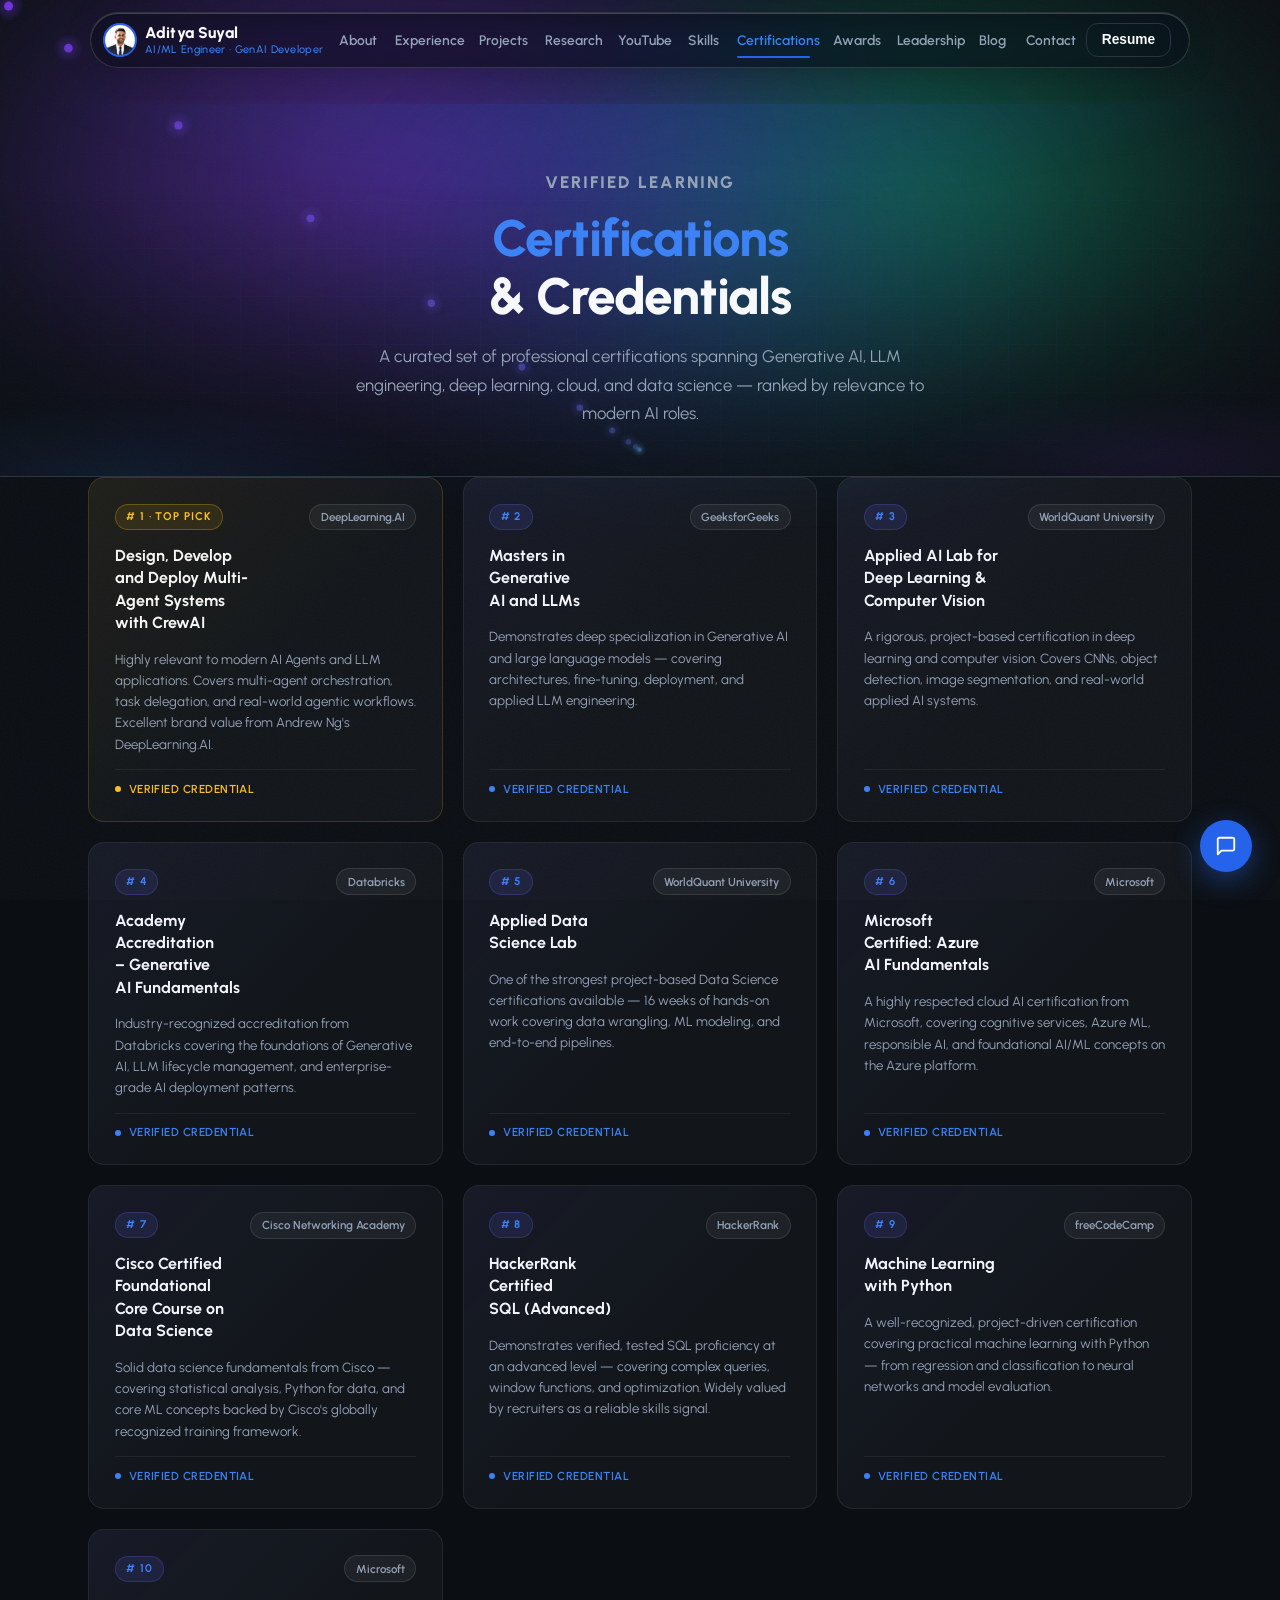
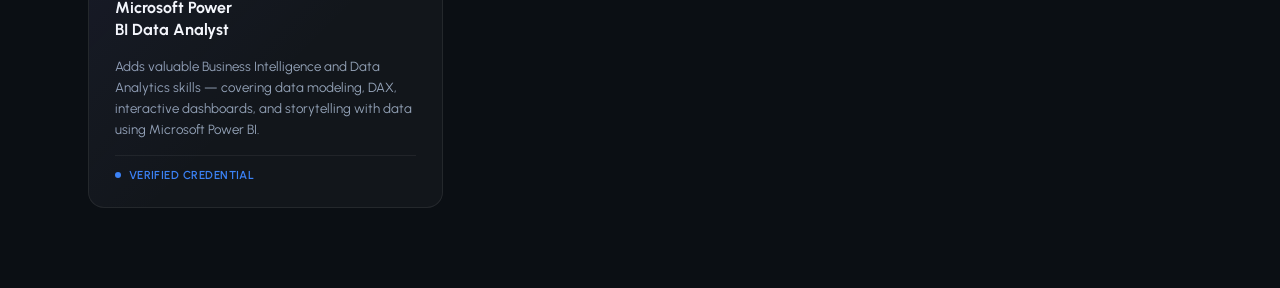
<file: certifications.html>
<!DOCTYPE html>
<html lang="en">
  <head>
    <meta charset="utf-8" />
    <meta name="viewport" content="width=device-width, initial-scale=1" />
    <title>Certifications | Aditya Suyal</title>
    <meta name="description" content="Professional certifications earned by Aditya Suyal in AI, Machine Learning, Generative AI, Deep Learning, and Data Science." />
    <link rel="icon" href="assets/favicon.svg" type="image/svg+xml" />
    <link rel="preconnect" href="https://fonts.googleapis.com" />
    <link rel="preconnect" href="https://fonts.gstatic.com" crossorigin />
    <link href="https://fonts.googleapis.com/css2?family=Urbanist:ital,wght@0,100..900;1,100..900&display=swap" rel="stylesheet" />
    <link rel="stylesheet" href="styles.css" />
    <style>
      /* ── Page-specific styles ── */

      /* Gradient wrapper — full-width container for the hero background */
      .cert-hero-wrap {
        position: relative;
        overflow: hidden;
        border-bottom: 1px solid var(--line);
      }

      /* Layered ambient radial gradient — matches YouTube page style */
      .cert-hero-wrap::before {
        content: "";
        position: absolute;
        inset: 0;
        background:
          radial-gradient(ellipse 70% 55% at 50% -10%, color-mix(in srgb, var(--accent) 18%, transparent) 0%, transparent 70%),
          radial-gradient(ellipse 40% 35% at 10% 100%, color-mix(in srgb, var(--accent-strong) 10%, transparent) 0%, transparent 60%),
          radial-gradient(ellipse 35% 30% at 90% 95%, color-mix(in srgb, #7c3aed 9%, transparent) 0%, transparent 60%);
        pointer-events: none;
        z-index: 0;
      }

      /* Subtle grid overlay */
      .cert-hero-wrap::after {
        content: "";
        position: absolute;
        inset: 0;
        background-image:
          linear-gradient(color-mix(in srgb, var(--accent) 4%, transparent) 1px, transparent 1px),
          linear-gradient(90deg, color-mix(in srgb, var(--accent) 4%, transparent) 1px, transparent 1px);
        background-size: 48px 48px;
        pointer-events: none;
        z-index: 0;
        mask-image: radial-gradient(ellipse 80% 80% at 50% 50%, black 30%, transparent 100%);
      }

      .cert-hero-wrap > * { position: relative; z-index: 1; }

      .cert-hero {
        text-align: center;
        padding: 4rem clamp(1rem, 6vw, 4rem) 3rem;
        max-width: 700px;
        width: 100%;
        margin: 0 auto;
        display: flex;
        flex-direction: column;
        align-items: center;
      }

      .cert-hero .eyebrow {
        margin-bottom: 0.75rem;
        text-align: center;
      }

      .cert-hero h1 {
        font-size: clamp(2rem, 5vw, 3.2rem);
        font-weight: 800;
        line-height: 1.15;
        margin: 0 0 1rem;
        letter-spacing: -0.02em;
        text-align: center;
      }

      .cert-hero p {
        color: var(--muted);
        font-size: 1.05rem;
        line-height: 1.7;
        margin: 0;
        text-align: center;
      }

      /* ── Grid ── */
      .cert-grid {
        display: grid;
        grid-template-columns: repeat(auto-fill, minmax(340px, 1fr));
        gap: 1.25rem;
        max-width: 1200px;
        margin: 0 auto;
        padding: 0 clamp(1rem, 5vw, 3rem) 5rem;
      }

      /* ── Card ── */
      .cert-card {
        position: relative;
        background: rgba(255, 255, 255, 0.03);
        border: 1px solid rgba(255, 255, 255, 0.08);
        border-radius: 16px;
        padding: 1.6rem 1.6rem 1.4rem;
        transition: border-color 0.25s, transform 0.25s, box-shadow 0.25s;
        overflow: hidden;
        display: flex;
        flex-direction: column;
        gap: 0.9rem;
      }

      .cert-card::before {
        content: "";
        position: absolute;
        inset: 0;
        background: linear-gradient(135deg, rgba(99, 102, 241, 0.06) 0%, transparent 55%);
        pointer-events: none;
      }

      .cert-card:hover {
        border-color: rgba(99, 102, 241, 0.4);
        transform: translateY(-4px);
        box-shadow: 0 16px 48px rgba(99, 102, 241, 0.13);
      }

      /* Top row: rank badge + org badge */
      .cert-card-meta {
        display: flex;
        align-items: center;
        justify-content: space-between;
        gap: 0.5rem;
      }

      .cert-rank {
        font-size: 0.7rem;
        font-weight: 700;
        letter-spacing: 0.08em;
        text-transform: uppercase;
        color: var(--accent-strong);
        background: rgba(99, 102, 241, 0.12);
        border: 1px solid rgba(99, 102, 241, 0.25);
        border-radius: 999px;
        padding: 0.2rem 0.65rem;
        white-space: nowrap;
      }

      .cert-org {
        font-size: 0.72rem;
        font-weight: 600;
        color: var(--muted);
        background: rgba(255, 255, 255, 0.05);
        border: 1px solid rgba(255, 255, 255, 0.1);
        border-radius: 999px;
        padding: 0.2rem 0.65rem;
        white-space: nowrap;
        overflow: hidden;
        text-overflow: ellipsis;
        max-width: 180px;
      }

      /* Title */
      .cert-title {
        font-size: 1rem;
        font-weight: 700;
        color: var(--text);
        line-height: 1.4;
        margin: 0;
      }

      /* Description */
      .cert-desc {
        font-size: 0.83rem;
        color: var(--muted);
        line-height: 1.6;
        margin: 0;
        flex: 1;
      }

      /* Divider line */
      .cert-card-footer {
        display: flex;
        align-items: center;
        gap: 0.5rem;
        padding-top: 0.6rem;
        border-top: 1px solid rgba(255, 255, 255, 0.06);
      }

      .cert-dot {
        width: 6px;
        height: 6px;
        border-radius: 50%;
        background: var(--accent-strong);
        flex-shrink: 0;
      }

      .cert-verified {
        font-size: 0.72rem;
        font-weight: 600;
        color: var(--accent-strong);
        letter-spacing: 0.04em;
        text-transform: uppercase;
      }

      /* Top cert gets a subtle gold accent */
      .cert-card.top-cert {
        border-color: rgba(234, 179, 8, 0.2);
      }

      .cert-card.top-cert::before {
        background: linear-gradient(135deg, rgba(234, 179, 8, 0.06) 0%, transparent 55%);
      }

      .cert-card.top-cert:hover {
        border-color: rgba(234, 179, 8, 0.45);
        box-shadow: 0 16px 48px rgba(234, 179, 8, 0.1);
      }

      .cert-card.top-cert .cert-rank {
        color: #fbbf24;
        background: rgba(234, 179, 8, 0.1);
        border-color: rgba(234, 179, 8, 0.3);
      }

      .cert-card.top-cert .cert-dot {
        background: #fbbf24;
      }

      .cert-card.top-cert .cert-verified {
        color: #fbbf24;
      }

      /* Responsive */
      @media (max-width: 640px) {
        .cert-grid {
          grid-template-columns: 1fr;
        }
      }
    </style>
  </head>
  <body>
    <div id="aurora-overlay" aria-hidden="true"><div class="aurora-blob aurora-blob--1"></div><div class="aurora-blob aurora-blob--2"></div><div class="aurora-blob aurora-blob--3"></div></div>
    <div id="noise-overlay" aria-hidden="true"></div>
    <div class="scroll-progress" aria-hidden="true"></div>

    <!-- ── Header ── -->
    <div class="nav-island-wrap">
    <header class="site-header">
      <a class="brand" href="index.html" aria-label="Aditya Suyal portfolio home">
        <img class="brand-avatar" src="assets/aditya-corporate.png" alt="Aditya Suyal" />
        <span class="brand-text">
          <span class="brand-name">Aditya Suyal</span>
          <span class="brand-role">AI/ML Engineer · GenAI Developer</span>
        </span>
      </a>
      <div class="header-right">
        <button class="header-cta" id="resume-btn" type="button" aria-haspopup="dialog">Resume</button>
        <button
          class="hamburger"
          aria-label="Toggle navigation menu"
          aria-expanded="false"
          aria-controls="primary-nav"
          type="button"
        >
          <span class="hamburger-bar"></span>
          <span class="hamburger-bar"></span>
          <span class="hamburger-bar"></span>
        </button>
      </div>
      <nav class="nav-links" id="primary-nav" aria-label="Primary navigation">
        <a href="index.html#top">About</a>
        <a href="index.html#experience">Experience</a>
        <a href="index.html#projects">Projects</a>
        <a href="research.html">Research</a>
        <a href="youtube.html">YouTube</a>
        <a href="index.html#skills">Skills</a>
        <a href="certifications.html" class="active">Certifications</a>
        <a href="awards.html">Awards</a>
        <a href="leadership.html">Leadership</a>
        <a href="blogs.html">Blog</a>
        <a href="index.html#contact">Contact</a>
      </nav>
    </header>
    </div><!-- /nav-island-wrap -->

    <main>
      <!-- ── Hero ── -->
      <div class="cert-hero-wrap">
      <div class="cert-hero">
        <p class="eyebrow">Verified Learning</p>
        <h1><span style="color:var(--accent-strong)">Certifications</span> &amp; Credentials</h1>
        <p>A curated set of professional certifications spanning Generative AI, LLM engineering, deep learning, cloud, and data science — ranked by relevance to modern AI roles.</p>
      </div>
      </div>

      <!-- ── Cards ── -->
      <div class="cert-grid">

        <div class="cert-card top-cert">
          <div class="cert-card-meta">
            <span class="cert-rank"># 1 · Top Pick</span>
            <span class="cert-org">DeepLearning.AI</span>
          </div>
          <h2 class="cert-title">Design, Develop and Deploy Multi-Agent Systems with CrewAI</h2>
          <p class="cert-desc">Highly relevant to modern AI Agents and LLM applications. Covers multi-agent orchestration, task delegation, and real-world agentic workflows. Excellent brand value from Andrew Ng's DeepLearning.AI.</p>
          <div class="cert-card-footer">
            <span class="cert-dot"></span>
            <span class="cert-verified">Verified Credential</span>
          </div>
        </div>

        <div class="cert-card">
          <div class="cert-card-meta">
            <span class="cert-rank"># 2</span>
            <span class="cert-org">GeeksforGeeks</span>
          </div>
          <h2 class="cert-title">Masters in Generative AI and LLMs</h2>
          <p class="cert-desc">Demonstrates deep specialization in Generative AI and large language models — covering architectures, fine-tuning, deployment, and applied LLM engineering.</p>
          <div class="cert-card-footer">
            <span class="cert-dot"></span>
            <span class="cert-verified">Verified Credential</span>
          </div>
        </div>

        <div class="cert-card">
          <div class="cert-card-meta">
            <span class="cert-rank"># 3</span>
            <span class="cert-org">WorldQuant University</span>
          </div>
          <h2 class="cert-title">Applied AI Lab for Deep Learning &amp; Computer Vision</h2>
          <p class="cert-desc">A rigorous, project-based certification in deep learning and computer vision. Covers CNNs, object detection, image segmentation, and real-world applied AI systems.</p>
          <div class="cert-card-footer">
            <span class="cert-dot"></span>
            <span class="cert-verified">Verified Credential</span>
          </div>
        </div>

        <div class="cert-card">
          <div class="cert-card-meta">
            <span class="cert-rank"># 4</span>
            <span class="cert-org">Databricks</span>
          </div>
          <h2 class="cert-title">Academy Accreditation – Generative AI Fundamentals</h2>
          <p class="cert-desc">Industry-recognized accreditation from Databricks covering the foundations of Generative AI, LLM lifecycle management, and enterprise-grade AI deployment patterns.</p>
          <div class="cert-card-footer">
            <span class="cert-dot"></span>
            <span class="cert-verified">Verified Credential</span>
          </div>
        </div>

        <div class="cert-card">
          <div class="cert-card-meta">
            <span class="cert-rank"># 5</span>
            <span class="cert-org">WorldQuant University</span>
          </div>
          <h2 class="cert-title">Applied Data Science Lab</h2>
          <p class="cert-desc">One of the strongest project-based Data Science certifications available — 16 weeks of hands-on work covering data wrangling, ML modeling, and end-to-end pipelines.</p>
          <div class="cert-card-footer">
            <span class="cert-dot"></span>
            <span class="cert-verified">Verified Credential</span>
          </div>
        </div>

        <div class="cert-card">
          <div class="cert-card-meta">
            <span class="cert-rank"># 6</span>
            <span class="cert-org">Microsoft</span>
          </div>
          <h2 class="cert-title">Microsoft Certified: Azure AI Fundamentals</h2>
          <p class="cert-desc">A highly respected cloud AI certification from Microsoft, covering cognitive services, Azure ML, responsible AI, and foundational AI/ML concepts on the Azure platform.</p>
          <div class="cert-card-footer">
            <span class="cert-dot"></span>
            <span class="cert-verified">Verified Credential</span>
          </div>
        </div>

        <div class="cert-card">
          <div class="cert-card-meta">
            <span class="cert-rank"># 7</span>
            <span class="cert-org">Cisco Networking Academy</span>
          </div>
          <h2 class="cert-title">Cisco Certified Foundational Core Course on Data Science</h2>
          <p class="cert-desc">Solid data science fundamentals from Cisco — covering statistical analysis, Python for data, and core ML concepts backed by Cisco's globally recognized training framework.</p>
          <div class="cert-card-footer">
            <span class="cert-dot"></span>
            <span class="cert-verified">Verified Credential</span>
          </div>
        </div>

        <div class="cert-card">
          <div class="cert-card-meta">
            <span class="cert-rank"># 8</span>
            <span class="cert-org">HackerRank</span>
          </div>
          <h2 class="cert-title">HackerRank Certified SQL (Advanced)</h2>
          <p class="cert-desc">Demonstrates verified, tested SQL proficiency at an advanced level — covering complex queries, window functions, and optimization. Widely valued by recruiters as a reliable skills signal.</p>
          <div class="cert-card-footer">
            <span class="cert-dot"></span>
            <span class="cert-verified">Verified Credential</span>
          </div>
        </div>

        <div class="cert-card">
          <div class="cert-card-meta">
            <span class="cert-rank"># 9</span>
            <span class="cert-org">freeCodeCamp</span>
          </div>
          <h2 class="cert-title">Machine Learning with Python</h2>
          <p class="cert-desc">A well-recognized, project-driven certification covering practical machine learning with Python — from regression and classification to neural networks and model evaluation.</p>
          <div class="cert-card-footer">
            <span class="cert-dot"></span>
            <span class="cert-verified">Verified Credential</span>
          </div>
        </div>

        <div class="cert-card">
          <div class="cert-card-meta">
            <span class="cert-rank"># 10</span>
            <span class="cert-org">Microsoft</span>
          </div>
          <h2 class="cert-title">Microsoft Power BI Data Analyst</h2>
          <p class="cert-desc">Adds valuable Business Intelligence and Data Analytics skills — covering data modeling, DAX, interactive dashboards, and storytelling with data using Microsoft Power BI.</p>
          <div class="cert-card-footer">
            <span class="cert-dot"></span>
            <span class="cert-verified">Verified Credential</span>
          </div>
        </div>

      </div>
    </main>

   

    <!-- ── Resume Preview Modal ──────────────────────────────────────── -->
    <div class="resume-modal" id="resume-modal" role="dialog" aria-modal="true" aria-labelledby="resume-modal-title" hidden>
      <div class="resume-modal-backdrop" id="resume-modal-backdrop"></div>
      <div class="resume-modal-box">
        <div class="resume-modal-header">
          <span id="resume-modal-title" class="resume-modal-title">Resume Preview</span>
          <div class="resume-modal-actions">
            <a class="button primary resume-download-btn" href="assets/Aditya_Suyal_Final_Resume2027.pdf" download="Aditya_Suyal_Final_Resume2027.pdf">⬇ Download</a>
            <button class="resume-modal-close" id="resume-modal-close" type="button" aria-label="Close resume preview">✕</button>
          </div>
        </div>
        <div class="resume-modal-body">
          <div id="resume-pdfjs-container" class="resume-pdfjs-container">
            <canvas id="resume-canvas" class="resume-canvas"></canvas>
            <div id="resume-loading" class="resume-loading">Loading resume…</div>
          </div>
          <div class="resume-fallback" id="resume-fallback" hidden>
            <p>Your browser can't preview PDFs inline.</p>
            <a class="button primary" href="assets/Aditya_Suyal_Final_Resume2027.pdf" download="Aditya_Suyal_Final_Resume2027.pdf">⬇ Download Resume</a>
          </div>
        </div>
      </div>
    </div>
    <!-- ── /Resume Preview Modal ──────────────────────────────────────── -->

    <script src="chatbot.js"></script>
    <script>
      // ── Resume modal ──
      (function () {
        const resumeBtn = document.querySelector("#resume-btn");
        const resumeModal = document.querySelector("#resume-modal");
        const resumeModalClose = document.querySelector("#resume-modal-close");
        const resumeModalBackdrop = document.querySelector("#resume-modal-backdrop");
        const resumeFallback = document.querySelector("#resume-fallback");
        const resumeCanvas = document.querySelector("#resume-canvas");
        const resumeLoading = document.querySelector("#resume-loading");
        const RESUME_SRC = "assets/Aditya_Suyal_Final_Resume2027.pdf";
        let pdfRendered = false;

        async function renderPDF() {
          if (pdfRendered) return;
          try {
            const pdfjsLib = await import("https://cdnjs.cloudflare.com/ajax/libs/pdf.js/4.4.168/pdf.min.mjs");
            pdfjsLib.GlobalWorkerOptions.workerSrc = "https://cdnjs.cloudflare.com/ajax/libs/pdf.js/4.4.168/pdf.worker.min.mjs";
            const pdf = await pdfjsLib.getDocument(RESUME_SRC).promise;
            const page = await pdf.getPage(1);
            const container = document.querySelector("#resume-pdfjs-container");
            const containerWidth = container.clientWidth || 800;
            const viewport = page.getViewport({ scale: 1 });
            const scale = containerWidth / viewport.width;
            const scaledViewport = page.getViewport({ scale });
            resumeCanvas.width = scaledViewport.width;
            resumeCanvas.height = scaledViewport.height;
            await page.render({ canvasContext: resumeCanvas.getContext("2d"), viewport: scaledViewport }).promise;
            resumeLoading.hidden = true;
            resumeCanvas.hidden = false;
            pdfRendered = true;
          } catch (err) {
            resumeLoading.hidden = true;
            resumeFallback.hidden = false;
          }
        }

        function openModal() { resumeModal.hidden = false; document.body.style.overflow = "hidden"; resumeModalClose.focus(); renderPDF(); }
        function closeModal() { resumeModal.hidden = true; document.body.style.overflow = ""; resumeBtn.focus(); }

        if (resumeBtn && resumeModal) {
          resumeBtn.addEventListener("click", openModal);
          resumeModalClose.addEventListener("click", closeModal);
          resumeModalBackdrop.addEventListener("click", closeModal);
          document.addEventListener("keydown", (e) => { if (e.key === "Escape" && !resumeModal.hidden) closeModal(); });
        }
      })();
    </script>
    <script>
      document.getElementById("year").textContent = new Date().getFullYear();

      // ── Scroll-driven background (corporate: deep navy → light sky blue) ──
      (function () {
        const darkR = 10, darkG = 14, darkB = 26;
        // Light-end color cycles blue↔green smoothly (sine wave — no snap-back)
  const CYCLE_MS = 3000;
  function getLightColor() {
    const phase = (Date.now() % CYCLE_MS) / CYCLE_MS; // 0 → 1 over 3s
    const t = (1 - Math.cos(phase * 2 * Math.PI)) / 2; // 0→1→0 smooth loop
    // blue light: 186,224,255  →  green light: 187,247,208
    return {
      r:  Math.round(186 + (187 - 186) * t),
      g:  Math.round(224 + (247 - 224) * t),
      b:  Math.round(255 + (208 - 255) * t),
      mR: Math.round(147 + (134 - 147) * t),
      mG: Math.round(210 + (239 - 210) * t),
      mB: Math.round(255 + (172 - 255) * t),
    };
  }

        function lerp(a, b, t) { return Math.round(a + (b - a) * t); }
        function lerpF(a, b, t) { return +(a + (b - a) * t).toFixed(3); }
        function clamp(v, lo, hi) { return Math.min(hi, Math.max(lo, v)); }
        function ease(t) { return t < 0.5 ? 2*t*t : 1 - Math.pow(-2*t+2, 2)/2; }

        function bgLuminance(t) {
          const lc2 = getLightColor();
          const r = lerp(darkR, lc2.r, t) / 255;
          const g = lerp(darkG, lc2.g, t) / 255;
          const b = lerp(darkB, lc2.b, t) / 255;
          return 0.2126*r + 0.7152*g + 0.0722*b;
        }

        function updateBg() {
          const scrolled = window.scrollY;
          const total = document.documentElement.scrollHeight - window.innerHeight;
          const raw = total > 0 ? Math.min(scrolled / total, 1) : 0;
          const t = ease(raw);
          const root = document.documentElement;

          const lc = getLightColor();
          const bR = lerp(darkR, lc.r, t);
          const bG = lerp(darkG, lc.g, t);
          const bB = lerp(darkB, lc.b, t);

          const mist = lerpF(0, 0.35, t);
          document.body.style.background = '';
    document.body.style.backgroundColor = `rgb(${bR},${bG},${bB})`;
          root.style.setProperty("--bg", `rgb(${bR},${bG},${bB})`);

          const whiteLift = Math.sin(t * Math.PI);
          const panelR = Math.min(255, lerp(21, 210, t) + Math.round(whiteLift * 60));
          const panelG = Math.min(255, lerp(28, 235, t) + Math.round(whiteLift * 55));
          const panelB = Math.min(255, lerp(44, 255, t) + Math.round(whiteLift * 40));

          root.style.setProperty('--panel',       `rgb(${panelR},${panelG},${panelB})`);
          root.style.setProperty('--panel-strong', `rgb(${Math.min(255,panelR-6)},${Math.min(255,panelG-7)},${Math.min(255,panelB-3)})`);
          root.style.setProperty('--secondary-bg', `rgb(${lerp(15,195,t)},${lerp(21,220,t)},${lerp(32,248,t)})`);
          root.style.setProperty('--line',         `rgb(${lerp(46,100,t)},${lerp(58,155,t)},${lerp(78,210,t)})`);

          // ── Text contrast ramp (same wide-ramp logic as youtube page) ──
          // Wide window lum 0.05 → 0.45 so text darkens very gradually through transition
          //   dark bg  (lum~0):   text = #F1F5F9  contrast 15:1 ✓
          //   light bg (lum~0.9): text = #0D1526  contrast 16:1 ✓
          const lum = bgLuminance(t);
          const textT = clamp((lum - 0.05) / 0.40, 0, 1);
          const tT = ease(textT);

          // --text  : #F1F5F9 (near-white) → #0D1526 (deep navy-black)
          root.style.setProperty('--text',
            `rgb(${lerp(241,13,tT)},${lerp(245,21,tT)},${lerp(249,38,tT)})`);
          // --muted : #94A3B8 → #1E3A5F  (both ends 7:1+ contrast ✓)
          root.style.setProperty('--muted',
            `rgb(${lerp(148,30,tT)},${lerp(163,58,tT)},${lerp(184,95,tT)})`);
          // --quiet : #64748B → #374151  (both ends ~4.5:1 contrast ✓)
          root.style.setProperty('--quiet',
            `rgb(${lerp(100,55,tT)},${lerp(116,65,tT)},${lerp(139,81,tT)})`);

          const shadowAlpha = lerpF(0.45, 0.08, t);
          root.style.setProperty('--shadow', `0 10px 30px rgba(10,14,26,${shadowAlpha})`);

          const navAlpha = lerpF(0.85, 0.92, t);
          root.style.setProperty('--navbar-bg', `rgba(${bR},${bG},${bB},${navAlpha})`);

          const navGlassR = lerp(10, bR, t);
          const navGlassG = lerp(14, bG, t);
          const navGlassB = lerp(26, bB, t);
          root.style.setProperty('--navbar-glass', `rgba(${navGlassR},${navGlassG},${navGlassB},0.78)`);          // --accent and --accent-strong driven by CSS @keyframes accentCycle — do not override
        }

        window.addEventListener('scroll', updateBg, { passive: true });
        updateBg();

        // Dynamic island
        const header = document.querySelector('.site-header');
        function updateIsland() {
          if (header) header.classList.toggle('scrolled', window.scrollY > 60);
        }
        window.addEventListener('scroll', updateIsland, { passive: true });
        updateIsland();
      })();

      // Scroll progress bar
      const bar = document.querySelector(".scroll-progress");
      if (bar) {
        window.addEventListener("scroll", () => {
          const scrolled = window.scrollY;
          const total = document.documentElement.scrollHeight - window.innerHeight;
          bar.style.width = total > 0 ? (scrolled / total) * 100 + "%" : "0%";
        }, { passive: true });
      }

      // Hamburger nav toggle
      const hamburger = document.querySelector(".hamburger");
      const primaryNav = document.querySelector("#primary-nav");
      if (hamburger && primaryNav) {
        let lastToggle = 0;
        function toggleNav() {
          lastToggle = Date.now();
          const isOpen = primaryNav.classList.toggle("nav-open");
          hamburger.setAttribute("aria-expanded", isOpen);
        }
        hamburger.addEventListener("touchstart", (e) => {
          e.stopPropagation();
          toggleNav();
        }, { passive: false });
        hamburger.addEventListener("click", (e) => {
          e.stopPropagation();
          if (Date.now() - lastToggle < 600) return;
          toggleNav();
        });
        document.addEventListener("touchstart", (e) => {
          if (Date.now() - lastToggle < 300) return;
          if (!e.target.closest(".site-header")) {
            primaryNav.classList.remove("nav-open");
            hamburger.setAttribute("aria-expanded", "false");
          }
        }, { passive: true });
        document.addEventListener("click", (e) => {
          if (!e.target.closest(".site-header")) {
            primaryNav.classList.remove("nav-open");
            hamburger.setAttribute("aria-expanded", "false");
          }
        });
      }

      // Reveal on scroll
      const reveals = document.querySelectorAll(".cert-card");
      if ("IntersectionObserver" in window) {
        const observer = new IntersectionObserver((entries) => {
          entries.forEach(e => {
            if (e.isIntersecting) {
              e.target.style.opacity = "1";
              e.target.style.transform = "translateY(0)";
              observer.unobserve(e.target);
            }
          });
        }, { threshold: 0.1 });
        reveals.forEach(el => {
          el.style.opacity = "0";
          el.style.transform = "translateY(20px)";
          el.style.transition = "opacity 0.5s ease, transform 0.5s ease";
          observer.observe(el);
        });
      }
    </script>

  <!-- ── Magnetic Cursor Trail ──────────────────────────────────── -->
  <canvas id="cursor-trail-canvas" aria-hidden="true"></canvas>
  <!-- ── Click Burst ────────────────────────────────────────────── -->
  <canvas id="burst-canvas" aria-hidden="true"></canvas>

  <script>
  (function () {
    if (window.matchMedia('(prefers-reduced-motion: reduce)').matches) return;
    if (!window.matchMedia('(pointer: fine)').matches) return;
    const canvas = document.getElementById('cursor-trail-canvas');
    const ctx    = canvas.getContext('2d');
    let W = canvas.width  = window.innerWidth;
    let H = canvas.height = window.innerHeight;
    window.addEventListener('resize', () => { W = canvas.width = window.innerWidth; H = canvas.height = window.innerHeight; }, { passive: true });
    const TRAIL_LEN = 22, DOT_R = 4.5, LERP_BASE = 0.28;
    const COLORS = [[124,58,237],[16,185,129]];
    const dots = Array.from({ length: TRAIL_LEN }, () => ({ x: W/2, y: H/2 }));
    let mouseX = W/2, mouseY = H/2, active = false;
    window.addEventListener('mousemove', e => { mouseX = e.clientX; mouseY = e.clientY; active = true; }, { passive: true });
    window.addEventListener('mouseleave', () => { active = false; }, { passive: true });
    function lerp(a, b, t) { return a + (b - a) * t; }
    function getColor(i) {
      const t = i / (TRAIL_LEN - 1), c0 = COLORS[0], c1 = COLORS[1];
      return [Math.round(lerp(c0[0],c1[0],t)), Math.round(lerp(c0[1],c1[1],t)), Math.round(lerp(c0[2],c1[2],t))];
    }
    function draw() {
      ctx.clearRect(0, 0, W, H);
      if (!active) { requestAnimationFrame(draw); return; }
      dots[0].x = lerp(dots[0].x, mouseX, 0.35); dots[0].y = lerp(dots[0].y, mouseY, 0.35);
      for (let i = 1; i < TRAIL_LEN; i++) {
        const t = Math.max(LERP_BASE * (1 - i / (TRAIL_LEN * 1.4)), 0.04);
        dots[i].x = lerp(dots[i].x, dots[i-1].x, t); dots[i].y = lerp(dots[i].y, dots[i-1].y, t);
      }
      for (let i = TRAIL_LEN - 1; i >= 0; i--) {
        const progress = 1 - i / TRAIL_LEN, radius = DOT_R * progress, alpha = progress * progress * 0.85;
        const [r,g,b] = getColor(i);
        const glow = ctx.createRadialGradient(dots[i].x, dots[i].y, 0, dots[i].x, dots[i].y, radius * 3.5);
        glow.addColorStop(0, `rgba(${r},${g},${b},${(alpha*0.4).toFixed(3)})`);
        glow.addColorStop(1, `rgba(${r},${g},${b},0)`);
        ctx.beginPath(); ctx.arc(dots[i].x, dots[i].y, radius * 3.5, 0, Math.PI*2); ctx.fillStyle = glow; ctx.fill();
        ctx.beginPath(); ctx.arc(dots[i].x, dots[i].y, Math.max(radius,0.5), 0, Math.PI*2); ctx.fillStyle = `rgba(${r},${g},${b},${alpha.toFixed(3)})`; ctx.fill();
      }
      requestAnimationFrame(draw);
    }
    requestAnimationFrame(draw);
    const bc = document.getElementById('burst-canvas'), bctx = bc.getContext('2d');
    let BW = bc.width = window.innerWidth, BH = bc.height = window.innerHeight;
    window.addEventListener('resize', () => { BW = bc.width = window.innerWidth; BH = bc.height = window.innerHeight; }, { passive: true });
    const BURST_COLORS = [[124,58,237],[16,185,129],[59,130,246],[196,181,253],[110,231,183]];
    let bursts = [];
    window.addEventListener('click', e => {
      const count = 18 + Math.floor(Math.random() * 10);
      for (let i = 0; i < count; i++) {
        const angle = (Math.PI*2*i/count) + (Math.random()-0.5)*0.4, speed = 2.5 + Math.random()*4.5;
        bursts.push({ x: e.clientX, y: e.clientY, vx: Math.cos(angle)*speed, vy: Math.sin(angle)*speed, r: 1.5+Math.random()*2.5, a: 1, c: BURST_COLORS[Math.floor(Math.random()*BURST_COLORS.length)], decay: 0.022+Math.random()*0.018 });
      }
    }, { passive: true });
    function renderBurst() {
      bctx.clearRect(0, 0, BW, BH);
      bursts = bursts.filter(p => p.a > 0.02);
      for (const p of bursts) {
        p.x += p.vx; p.y += p.vy; p.vy += 0.12; p.vx *= 0.97; p.a -= p.decay;
        const [r,g,b] = p.c;
        const grd = bctx.createRadialGradient(p.x,p.y,0,p.x,p.y,p.r*3);
        grd.addColorStop(0,`rgba(${r},${g},${b},${(p.a*0.5).toFixed(3)})`); grd.addColorStop(1,`rgba(${r},${g},${b},0)`);
        bctx.beginPath(); bctx.arc(p.x,p.y,p.r*3,0,Math.PI*2); bctx.fillStyle=grd; bctx.fill();
        bctx.beginPath(); bctx.arc(p.x,p.y,p.r,0,Math.PI*2); bctx.fillStyle=`rgba(${r},${g},${b},${p.a.toFixed(3)})`; bctx.fill();
      }
      requestAnimationFrame(renderBurst);
    }
    requestAnimationFrame(renderBurst);
  })();
  </script>
  </body>
</html>
</file>
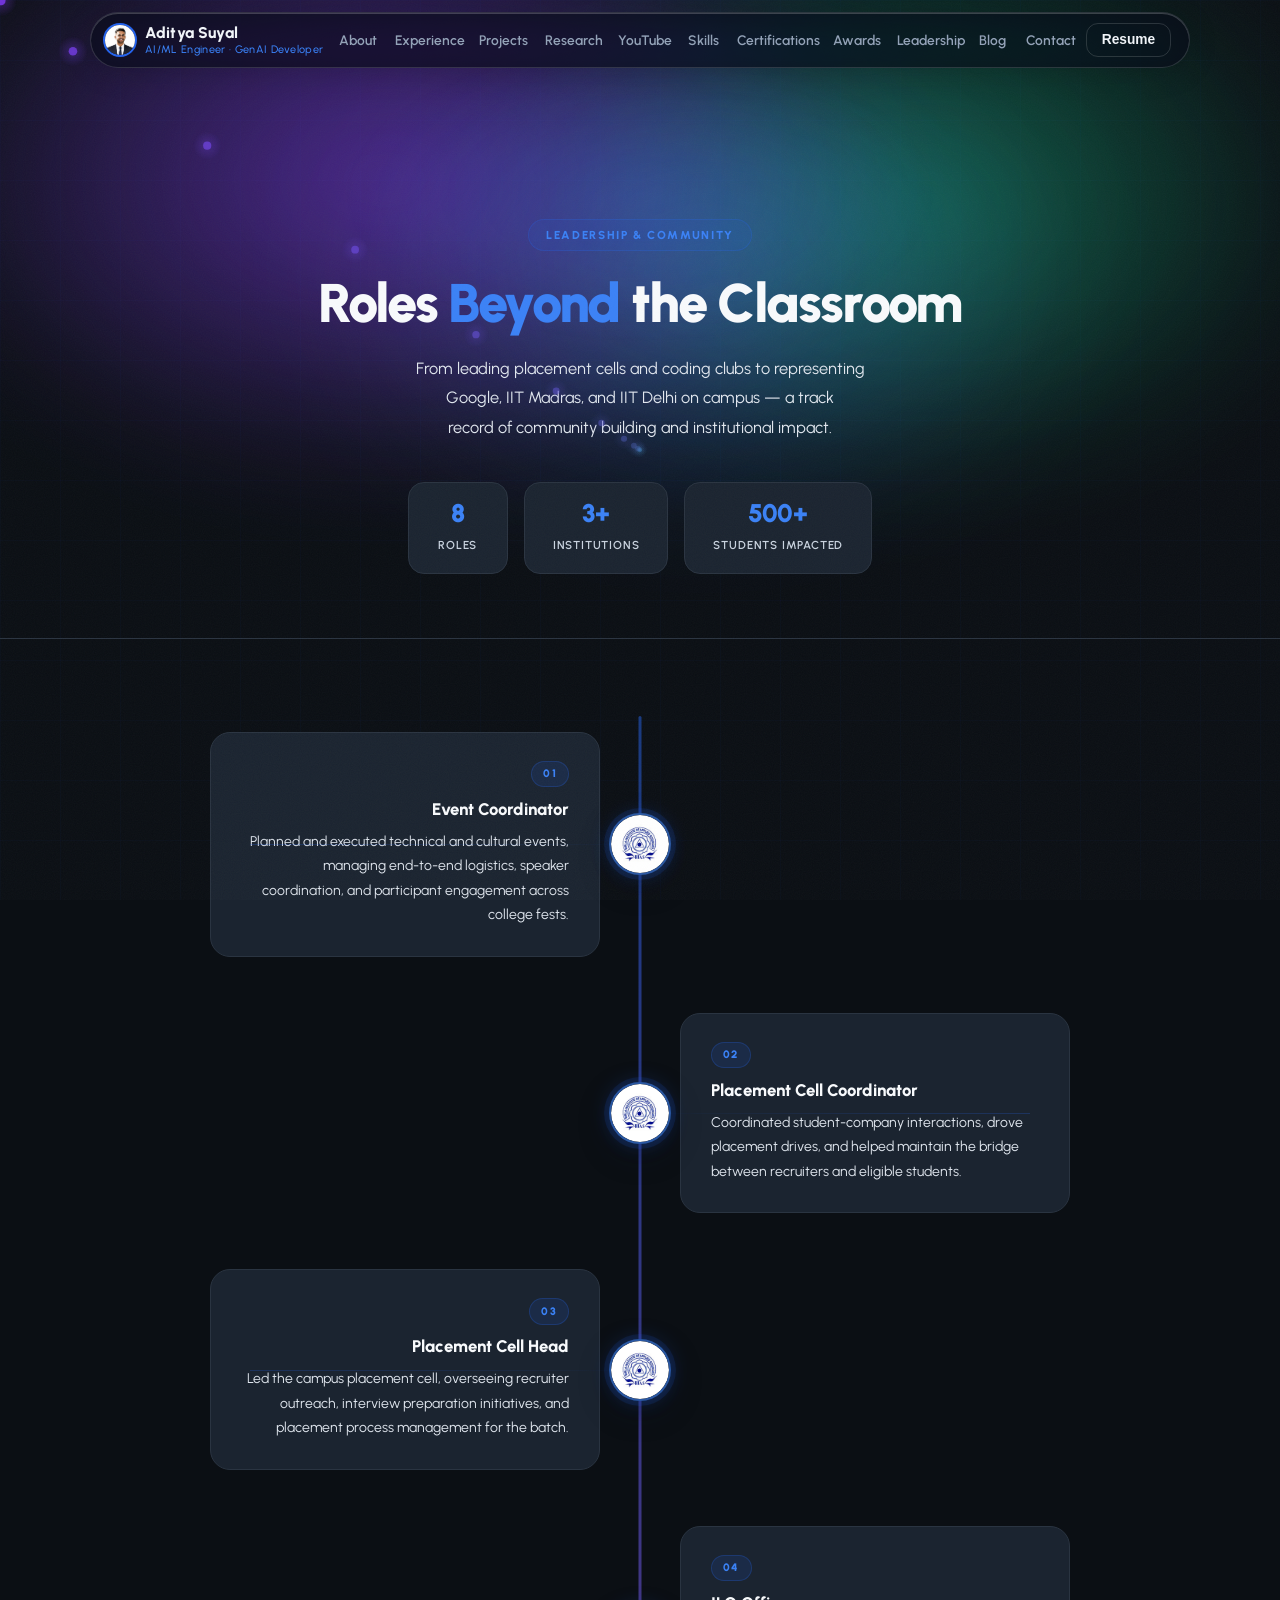
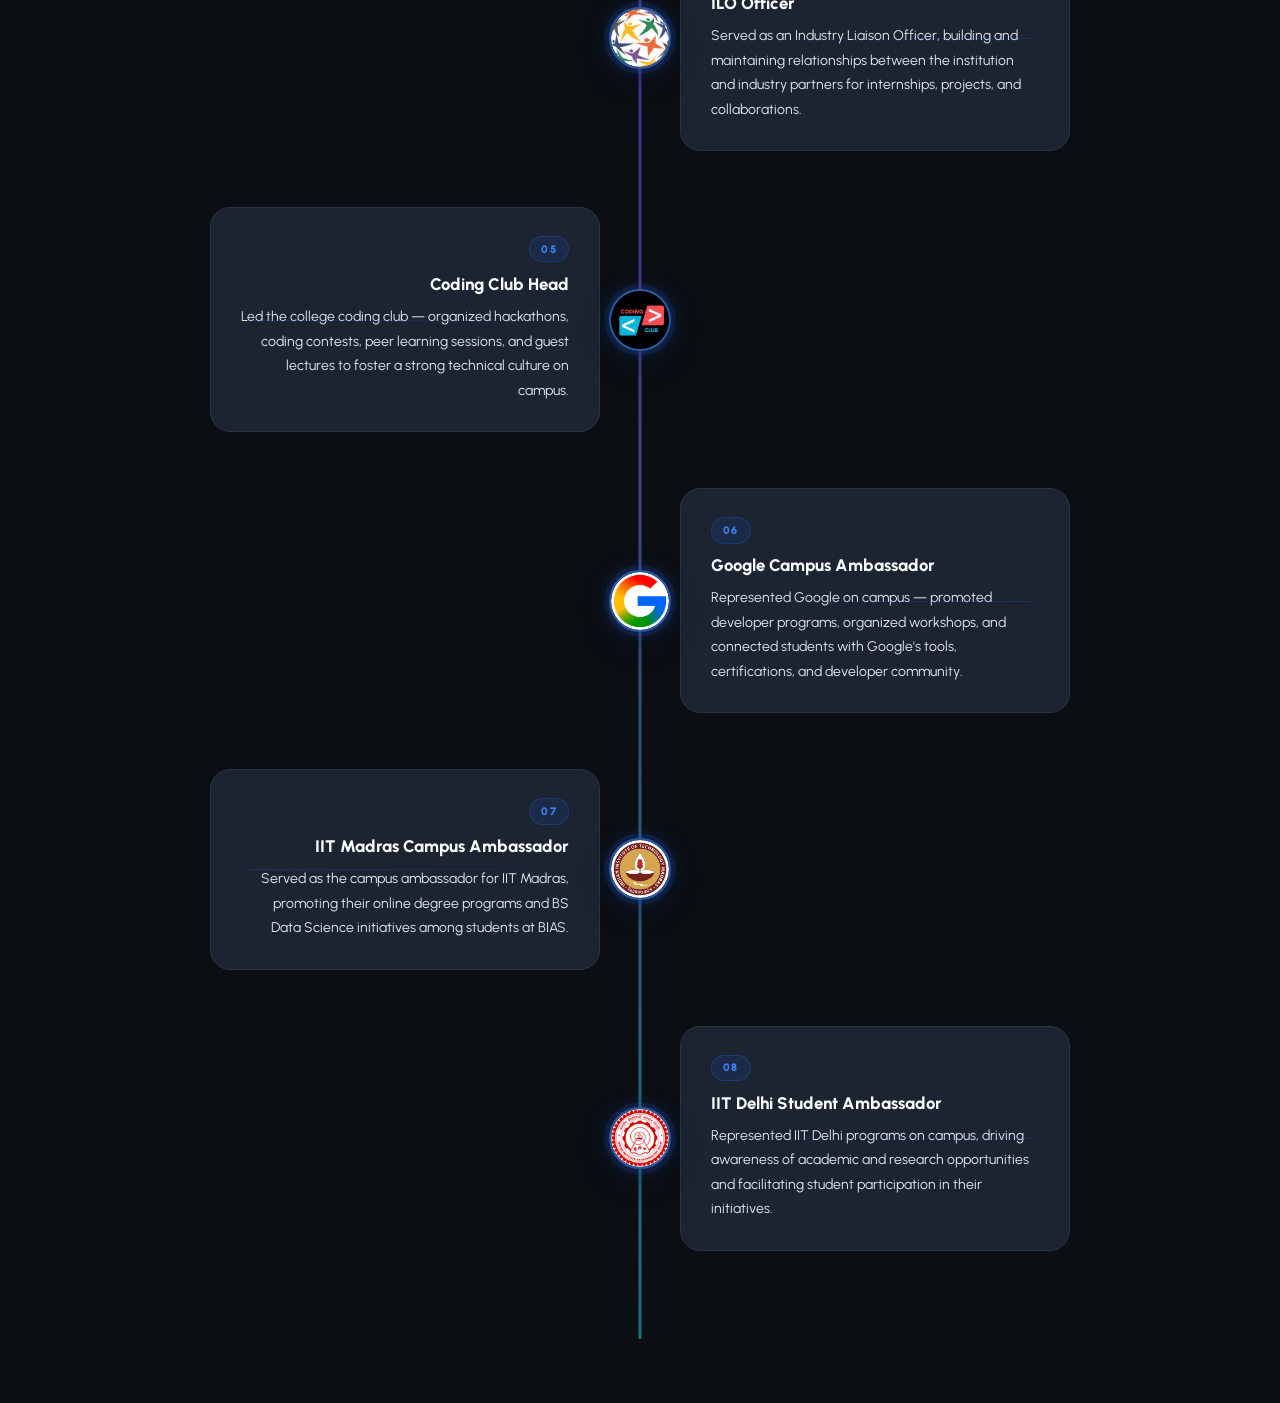
<file: leadership.html>
<!doctype html>
<html lang="en">
<head>
  <meta charset="utf-8" />
  <meta name="viewport" content="width=device-width, initial-scale=1" />
  <title>Leadership & Community | Aditya Suyal</title>
  <link rel="preconnect" href="https://fonts.googleapis.com" />
  <link rel="preconnect" href="https://fonts.gstatic.com" crossorigin />
  <link href="https://fonts.googleapis.com/css2?family=Urbanist:ital,wght@0,100..900;1,100..900&display=swap" rel="stylesheet" />
  <link rel="icon" href="assets/favicon.svg" type="image/svg+xml" />
  <link rel="stylesheet" href="styles.css" />
  <style>
    /* ── CSS variable defaults (dark mode baseline) ── */
    :root {
      --bg: #0A0E1A;
      --panel:  #151C2C;
      --panel2: #1A2236;
      --line:   #2E3A4E;
      --text:   #F1F5F9;
      --muted:  #94A3B8;
      --quiet:  #64748B;
      /* --accent driven by CSS accentCycle animation */
        --accent-init: #3B82F6;
      /* --accent-strong driven by CSS accentCycle animation */
        --accent-strong-init: #60A5FA;
      --accent2: color-mix(in srgb, var(--accent-strong) 60%, transparent);
      --purple: #8B5CF6;
      --cyan:   #22D3EE;
      --shadow: 0 8px 24px rgba(0,0,0,0.5);
      --glow:   0 0 28px color-mix(in srgb, var(--accent) 18%, transparent);
    }

    /* ── Fix: main content above aurora & grid ── */
    main {
      position: relative;
      z-index: 1;
    }

    /* ── Make aurora blobs visible on dark backgrounds too ── */
    #aurora-overlay .aurora-blob {
      mix-blend-mode: screen;
    }
    .aurora-blob--1 {
      opacity: 0.9 !important;
      background: radial-gradient(ellipse at center, rgba(124,58,237,0.65) 0%, transparent 60%) !important;
    }
    .aurora-blob--2 {
      opacity: 0.85 !important;
      background: radial-gradient(ellipse at center, rgba(16,185,129,0.55) 0%, transparent 60%) !important;
    }
    .aurora-blob--3 {
      opacity: 0.80 !important;
      background: radial-gradient(ellipse at center, rgba(59,130,246,0.50) 0%, transparent 60%) !important;
    }

    /* ── Animated background grid — behind everything ── */
    body::before {
      content: "";
      position: fixed;
      inset: 0;
      background-image:
        linear-gradient(color-mix(in srgb, var(--accent) 3%, transparent) 1px, transparent 1px),
        linear-gradient(90deg, color-mix(in srgb, var(--accent) 3%, transparent) 1px, transparent 1px);
      background-size: 60px 60px;
      pointer-events: none;
      z-index: -1;
    }

    /* ── Scroll-driven ambient gradient blobs ── */
    .ambient-blob {
      position: absolute;
      border-radius: 50%;
      pointer-events: none;
      z-index: 0;
      filter: blur(80px);
      opacity: 0;
      transition: opacity 0.7s ease;
      will-change: transform, opacity;
    }
    .blob-blue   { background: radial-gradient(circle, color-mix(in srgb, var(--accent) 32%, transparent), transparent 70%); }
    .blob-purple { background: radial-gradient(circle, rgba(139,92,246,0.30), transparent 70%); }
    .blob-cyan   { background: radial-gradient(circle, rgba(34,211,238,0.24), transparent 70%); }
    .blob-teal   { background: radial-gradient(circle, rgba(20,184,166,0.26), transparent 70%); }

    @media (prefers-reduced-motion: reduce) {
      .ambient-blob { display: none !important; }
    }

    /* ── Hero ── */
    .page-hero {
      position: relative;
      z-index: 1;
      text-align: center;
      padding: clamp(5rem, 9vw, 7.5rem) clamp(1.5rem, 5vw, 4rem) clamp(3rem, 5vw, 4.5rem);
      border-bottom: 1px solid var(--line);
      overflow: visible;
    }
    .page-hero::after {
      content: "";
      position: absolute;
      top: -60px; left: 50%; transform: translateX(-50%);
      width: 600px; height: 300px;
      background: radial-gradient(ellipse at center, color-mix(in srgb, var(--accent) 15%, transparent) 0%, transparent 70%);
      pointer-events: none;
      z-index: -1;
    }
    .hero-eyebrow {
      display: inline-block;
      font-size: 0.72rem;
      font-weight: 800;
      letter-spacing: 0.14em;
      text-transform: uppercase;
      color: var(--accent-strong);
      background: color-mix(in srgb, var(--accent) 10%, transparent);
      border: 1px solid color-mix(in srgb, var(--accent) 25%, transparent);
      border-radius: 999px;
      padding: 0.35rem 1.1rem;
      margin-bottom: 1.4rem;
    }
    .page-hero h1 {
      font-size: clamp(2.2rem, 5vw, 3.4rem);
      font-weight: 900;
      letter-spacing: -0.03em;
      line-height: 1.12;
      margin-bottom: 1.25rem;
      max-width: 28ch;
      margin-left: auto;
      margin-right: auto;
      text-wrap: balance;
    }
    .page-hero h1 span { color: var(--accent-strong); }
    .page-hero p {
      color: var(--muted);
      font-size: 1.02rem;
      line-height: 1.8;
      max-width: 58ch;
      margin: 0 auto;
      text-wrap: balance;
    }
    .hero-stats {
      display: flex;
      flex-wrap: wrap;
      gap: 1rem;
      justify-content: center;
      margin-top: 2.5rem;
    }
    .hero-stat {
      background: var(--panel);
      border: 1px solid var(--line);
      border-radius: 16px;
      padding: 1rem 1.75rem;
      text-align: center;
      min-width: 100px;
      transition: background 300ms, border-color 300ms, transform 250ms;
    }
    .hero-stat:hover {
      transform: translateY(-3px);
      border-color: color-mix(in srgb, var(--accent) 40%, transparent);
    }
    .hero-stat strong {
      display: block;
      font-size: 1.6rem;
      font-weight: 900;
      color: var(--accent-strong);
      line-height: 1.1;
      margin-bottom: 0.25rem;
    }
    .hero-stat span {
      font-size: 0.72rem;
      color: var(--quiet);
      font-weight: 600;
      text-transform: uppercase;
      letter-spacing: 0.07em;
    }
  </style>
</head>
<body>

<!-- ── Aurora Borealis Background ── -->
<div id="aurora-overlay" aria-hidden="true" style="-webkit-mask-image: none; mask-image: none;">
  <div class="aurora-blob aurora-blob--1"></div>
  <div class="aurora-blob aurora-blob--2"></div>
  <div class="aurora-blob aurora-blob--3"></div>
</div>
<div id="noise-overlay" aria-hidden="true"></div>

<div class="nav-island-wrap">
<header class="site-header">
  <a class="brand" href="index.html" aria-label="Aditya Suyal portfolio home">
    <img class="brand-avatar" src="assets/aditya-corporate.png" alt="Aditya Suyal" />
    <span class="brand-text">
      <span class="brand-name">Aditya Suyal</span>
      <span class="brand-role">AI/ML Engineer · GenAI Developer</span>
    </span>
  </a>
  <div class="header-right">
    <button class="header-cta" id="resume-btn" type="button" aria-haspopup="dialog">Resume</button>
    <button
      class="hamburger"
      aria-label="Toggle navigation menu"
      aria-expanded="false"
      aria-controls="primary-nav"
      type="button"
    >
      <span class="hamburger-bar"></span>
      <span class="hamburger-bar"></span>
      <span class="hamburger-bar"></span>
    </button>
  </div>
  <nav class="nav-links" id="primary-nav" aria-label="Primary navigation">
    <a href="index.html#top">About</a>
    <a href="index.html#experience">Experience</a>
    <a href="index.html#projects">Projects</a>
    <a href="research.html">Research</a>
    <a href="youtube.html">YouTube</a>
    <a href="index.html#skills">Skills</a>
    <a href="certifications.html">Certifications</a>
    <a href="awards.html">Awards</a>
    <a href="leadership.html" class="active">Leadership</a>
    <a href="blogs.html">Blog</a>
    <a href="index.html#contact">Contact</a>
  </nav>
</header>
</div><!-- /nav-island-wrap -->

<main>
  <section class="page-hero">
    <span class="hero-eyebrow">Leadership &amp; Community</span>
    <h1>Roles <span>Beyond</span> the Classroom</h1>
    <p>From leading placement cells and coding clubs to representing Google, IIT Madras, and IIT Delhi on campus — a track record of community building and institutional impact.</p>
    <div class="hero-stats">
      <div class="hero-stat"><strong>8</strong><span>Roles</span></div>
      <div class="hero-stat"><strong>3+</strong><span>Institutions</span></div>
      <div class="hero-stat"><strong>500+</strong><span>Students Impacted</span></div>
    </div>
  </section>

  <!-- Timeline Section -->
  <div class="tl-wrap">
    <style>
      /* ── Timeline wrapper ── */
      .tl-wrap {
        position: relative;
        z-index: 1;
        max-width: 980px;
        margin: 0 auto;
        padding: clamp(3.5rem, 6vw, 5.5rem) clamp(1.25rem, 4vw, 2.5rem) clamp(3rem, 5vw, 5rem);
      }

      /* ── Spine ── */
      .timeline {
        position: relative;
      }
      .timeline::before {
        content: "";
        position: absolute;
        left: 50%; top: 0; bottom: 0;
        width: 3px;
        transform: translateX(-50%);
        background: linear-gradient(180deg,
          var(--accent) 0%,
          var(--purple) 50%,
          var(--cyan) 100%);
        border-radius: 99px;
        opacity: 0.5;
      }

      /* ── Row ── */
      .tl-item {
        display: grid;
        grid-template-columns: 1fr 80px 1fr;
        align-items: center;
        margin-bottom: 3.5rem;
        position: relative;
      }

      /* ── Connector line from node to card ── */
      .tl-item::after {
        content: "";
        position: absolute;
        top: 50%; left: 50%;
        height: 1px;
        width: calc(50% - 40px);
        background: linear-gradient(90deg, var(--accent), transparent);
        opacity: 0.25;
      }
      .tl-left::after  { transform: translateX(-100%); }
      .tl-right::after { transform: translateX(0); background: linear-gradient(90deg, transparent, var(--accent)); }

      /* ── Card ── */
      .tl-content {
        background: var(--panel);
        border: 1px solid var(--line);
        border-radius: 20px;
        padding: 1.75rem 1.85rem;
        position: relative;
        overflow: hidden;
        transition: transform 280ms cubic-bezier(0.22,1,0.36,1),
                    background 300ms, border-color 280ms, box-shadow 280ms;
      }
      .tl-content::before {
        content: "";
        position: absolute; inset: 0;
        background: linear-gradient(135deg, color-mix(in srgb, var(--accent) 6%, transparent) 0%, transparent 60%);
        opacity: 0;
        transition: opacity 280ms;
        border-radius: inherit;
        pointer-events: none;
      }
      .tl-content:hover {
        transform: translateY(-5px);
        border-color: color-mix(in srgb, var(--accent) 45%, transparent);
        box-shadow: 0 0 0 1px color-mix(in srgb, var(--accent) 20%, transparent),
                    0 14px 40px rgba(0,0,0,0.5),
                    0 0 28px color-mix(in srgb, var(--accent) 10%, transparent);
      }
      .tl-content:hover::before { opacity: 1; }

      /* Card accent bar */
      .tl-content::after {
        content: "";
        position: absolute; top: 0; left: 0; right: 0;
        height: 3px;
        background: linear-gradient(90deg, var(--accent-strong), #8B5CF6);
        border-radius: 20px 20px 0 0;
        opacity: 0;
        transition: opacity 280ms;
        pointer-events: none;
      }
      .tl-content:hover::after { opacity: 1; }

      /* ── Title ── */
      .tl-title {
        font-size: 1.05rem;
        font-weight: 800;
        line-height: 1.35;
        margin-bottom: 0.6rem;
        color: var(--text);
        transition: color 300ms;
      }

      /* ── Desc ── */
      .tl-desc {
        font-size: 0.875rem;
        line-height: 1.75;
        color: var(--muted);
        margin: 0;
        transition: color 300ms;
      }

      /* ── Number badge ── */
      .tl-number {
        display: flex;
        font-size: 0.68rem;
        font-weight: 900;
        letter-spacing: 0.14em;
        text-transform: uppercase;
        color: var(--accent-strong);
        background: color-mix(in srgb, var(--accent) 12%, transparent);
        border: 1px solid color-mix(in srgb, var(--accent) 25%, transparent);
        border-radius: 999px;
        padding: 0.22rem 0.7rem;
        margin-bottom: 0.65rem;
        width: fit-content;
        transition: color 300ms;
      }

      /* Alignment */
      .tl-left .tl-content  { text-align: right; }
      .tl-right .tl-content { text-align: left; }
      .tl-left  .tl-number  { margin-left: auto; }
      .tl-right .tl-number  { margin-right: auto; }

      /* ── Node ── */
      .tl-node {
        justify-self: center;
        position: relative;
        z-index: 3;
        width: 62px;
        height: 62px;
        border-radius: 50%;
        border: 2.5px solid var(--accent2);
        background: var(--secondary-bg);
        display: flex;
        align-items: center;
        justify-content: center;
        overflow: hidden;
        box-shadow:
          0 0 0 5px color-mix(in srgb, var(--accent) 12%, transparent),
          0 0 20px color-mix(in srgb, var(--accent) 25%, transparent),
          var(--shadow);
        transition: box-shadow 280ms, transform 280ms, background 300ms;
        flex-shrink: 0;
      }
      .tl-node:hover {
        transform: scale(1.12);
        box-shadow:
          0 0 0 6px color-mix(in srgb, var(--accent) 20%, transparent),
          0 0 32px color-mix(in srgb, var(--accent) 40%, transparent),
          var(--shadow);
      }
      .tl-node img {
        width: 100%;
        height: 100%;
        object-fit: cover;
        border-radius: 50%;
      }
      .tl-node-emoji {
        font-size: 1.6rem;
        background: linear-gradient(135deg, color-mix(in srgb, var(--accent) 15%, transparent), rgba(124,58,237,0.1));
      }

      /* ── Mobile ── */
      @media (max-width: 640px) {
        .timeline::before { left: 30px; }

        .tl-item {
          grid-template-columns: 60px 1fr;
          margin-bottom: 2rem;
        }
        .tl-item::after { display: none; }

        .tl-left  .tl-content,
        .tl-right .tl-content {
          text-align: left;
          grid-column: 2;
          grid-row: 1;
          padding: 1.25rem 1.35rem;
        }

        .tl-node {
          grid-column: 1;
          grid-row: 1;
          justify-self: center;
        }

        .tl-spacer { display: none; }

        .tl-left  .tl-number,
        .tl-right .tl-number { margin-left: 0; }

        .tl-title { font-size: 0.97rem; }
        .tl-desc  { font-size: 0.845rem; }
      }
    </style>

    <!-- Ambient gradient blobs — positioned/faded by scroll JS -->
    <div class="ambient-blob blob-blue"   id="blob-0" style="width:420px;height:420px;top:0;left:-100px;"></div>
    <div class="ambient-blob blob-purple" id="blob-1" style="width:380px;height:380px;top:0;right:-80px;"></div>
    <div class="ambient-blob blob-cyan"   id="blob-2" style="width:400px;height:400px;top:0;left:50%;transform:translateX(-50%);"></div>
    <div class="ambient-blob blob-teal"   id="blob-3" style="width:360px;height:360px;top:0;right:-60px;"></div>

    <div class="timeline">

      <!-- 01 LEFT -->
      <div class="tl-item tl-left">
        <div class="tl-content">
          <span class="tl-number">01</span>
          <h3 class="tl-title">Event Coordinator</h3>
          <p class="tl-desc">Planned and executed technical and cultural events, managing end-to-end logistics, speaker coordination, and participant engagement across college fests.</p>
        </div>
        <div class="tl-node"><img src="assets/biaslogo.jpg" alt="BIAS" /></div>
        <div class="tl-spacer"></div>
      </div>

      <!-- 02 RIGHT -->
      <div class="tl-item tl-right">
        <div class="tl-spacer"></div>
        <div class="tl-node"><img src="assets/biaslogo.jpg" alt="BIAS" /></div>
        <div class="tl-content">
          <span class="tl-number">02</span>
          <h3 class="tl-title">Placement Cell Coordinator</h3>
          <p class="tl-desc">Coordinated student-company interactions, drove placement drives, and helped maintain the bridge between recruiters and eligible students.</p>
        </div>
      </div>

      <!-- 03 LEFT -->
      <div class="tl-item tl-left">
        <div class="tl-content">
          <span class="tl-number">03</span>
          <h3 class="tl-title">Placement Cell Head</h3>
          <p class="tl-desc">Led the campus placement cell, overseeing recruiter outreach, interview preparation initiatives, and placement process management for the batch.</p>
        </div>
        <div class="tl-node"><img src="assets/biaslogo.jpg" alt="BIAS" /></div>
        <div class="tl-spacer"></div>
      </div>

      <!-- 04 RIGHT -->
      <div class="tl-item tl-right">
        <div class="tl-spacer"></div>
        <div class="tl-node"><img src="assets/gpf.jpeg" alt="GPF" /></div>
        <div class="tl-content">
          <span class="tl-number">04</span>
          <h3 class="tl-title">ILO Officer</h3>
          <p class="tl-desc">Served as an Industry Liaison Officer, building and maintaining relationships between the institution and industry partners for internships, projects, and collaborations.</p>
        </div>
      </div>

      <!-- 05 LEFT -->
      <div class="tl-item tl-left">
        <div class="tl-content">
          <span class="tl-number">05</span>
          <h3 class="tl-title">Coding Club Head</h3>
          <p class="tl-desc">Led the college coding club — organized hackathons, coding contests, peer learning sessions, and guest lectures to foster a strong technical culture on campus.</p>
        </div>
        <div class="tl-node"><img src="assets/codingclub.jpg" alt="Coding Club" /></div>
        <div class="tl-spacer"></div>
      </div>

      <!-- 06 RIGHT -->
      <div class="tl-item tl-right">
        <div class="tl-spacer"></div>
        <div class="tl-node"><img src="assets/google.png" alt="Google" /></div>
        <div class="tl-content">
          <span class="tl-number">06</span>
          <h3 class="tl-title">Google Campus Ambassador</h3>
          <p class="tl-desc">Represented Google on campus — promoted developer programs, organized workshops, and connected students with Google's tools, certifications, and developer community.</p>
        </div>
      </div>

      <!-- 07 LEFT -->
      <div class="tl-item tl-left">
        <div class="tl-content">
          <span class="tl-number">07</span>
          <h3 class="tl-title">IIT Madras Campus Ambassador</h3>
          <p class="tl-desc">Served as the campus ambassador for IIT Madras, promoting their online degree programs and BS Data Science initiatives among students at BIAS.</p>
        </div>
        <div class="tl-node"><img src="assets/iitmadras.png" alt="IIT Madras" /></div>
        <div class="tl-spacer"></div>
      </div>

      <!-- 08 RIGHT -->
      <div class="tl-item tl-right">
        <div class="tl-spacer"></div>
        <div class="tl-node"><img src="assets/iitdelhi.png" alt="IIT Delhi" /></div>
        <div class="tl-content">
          <span class="tl-number">08</span>
          <h3 class="tl-title">IIT Delhi Student Ambassador</h3>
          <p class="tl-desc">Represented IIT Delhi programs on campus, driving awareness of academic and research opportunities and facilitating student participation in their initiatives.</p>
        </div>
      </div>

    </div><!-- /timeline -->
  </div><!-- /tl-wrap -->
</main>



<!-- ── Resume Preview Modal ──────────────────────────────────────── -->
<div class="resume-modal" id="resume-modal" role="dialog" aria-modal="true" aria-labelledby="resume-modal-title" hidden>
  <div class="resume-modal-backdrop" id="resume-modal-backdrop"></div>
  <div class="resume-modal-box">
    <div class="resume-modal-header">
      <span id="resume-modal-title" class="resume-modal-title">Resume Preview</span>
      <div class="resume-modal-actions">
        <a class="button primary resume-download-btn" href="assets/Aditya_Suyal_Final_Resume2027.pdf" download="Aditya_Suyal_Final_Resume2027.pdf">⬇ Download</a>
        <button class="resume-modal-close" id="resume-modal-close" type="button" aria-label="Close resume preview">✕</button>
      </div>
    </div>
    <div class="resume-modal-body">
      <div id="resume-pdfjs-container" class="resume-pdfjs-container">
        <canvas id="resume-canvas" class="resume-canvas"></canvas>
        <div id="resume-loading" class="resume-loading">Loading resume…</div>
      </div>
      <div class="resume-fallback" id="resume-fallback" hidden>
        <p>Your browser can't preview PDFs inline.</p>
        <a class="button primary" href="assets/Aditya_Suyal_Final_Resume2027.pdf" download="Aditya_Suyal_Final_Resume2027.pdf">⬇ Download Resume</a>
      </div>
    </div>
  </div>
</div>
<!-- ── /Resume Preview Modal ──────────────────────────────────────── -->


<script>
  /* ── Scroll-driven ambient gradient blobs ── */
  (function () {
    const blobs = [
      document.getElementById('blob-0'),
      document.getElementById('blob-1'),
      document.getElementById('blob-2'),
      document.getElementById('blob-3'),
    ];

    if (!blobs[0]) return;

    // Each timeline item acts as a trigger zone for a blob
    const items = document.querySelectorAll('.tl-item');
    const tlWrap = document.querySelector('.tl-wrap');

    // Map: item index → blob index (cycle through 4 blobs)
    // Blob vertical position tracks the active card's position within tl-wrap
    function updateBlobs() {
      const wrapTop = tlWrap.getBoundingClientRect().top + window.scrollY;
      const vh = window.innerHeight;

      // Reset all blobs
      blobs.forEach(b => { b.style.opacity = '0'; });

      items.forEach((item, i) => {
        const rect = item.getBoundingClientRect();
        const itemMid = rect.top + rect.height / 2;

        // How far the item centre is from the viewport centre (0 = perfectly centred)
        const distFromCenter = Math.abs(itemMid - vh / 2);
        const maxDist = vh * 0.55;

        if (distFromCenter < maxDist) {
          const progress = 1 - distFromCenter / maxDist; // 0→1 as item centres
          const blobIdx = i % blobs.length;
          const blob = blobs[blobIdx];

          // Position blob vertically to follow the card within tl-wrap
          const itemTopInWrap = item.offsetTop + item.offsetHeight / 2;
          const blobH = parseFloat(blob.style.height || 400);

          // Alternate left/right to match tl-left / tl-right pattern
          if (i % 2 === 0) {
            blob.style.left = '-80px';
            blob.style.right = 'auto';
            blob.style.transform = 'none';
          } else {
            blob.style.right = '-80px';
            blob.style.left = 'auto';
            blob.style.transform = 'none';
          }

          blob.style.top = (itemTopInWrap - blobH / 2) + 'px';
          blob.style.opacity = (progress * 0.92).toFixed(3);
        }
      });
    }

    // Throttle with rAF
    let ticking = false;
    window.addEventListener('scroll', () => {
      if (!ticking) {
        requestAnimationFrame(() => { updateBlobs(); ticking = false; });
        ticking = true;
      }
    }, { passive: true });

    updateBlobs(); // run once on load
  })();
</script>

<script>
// ── Scroll-driven background ──────────────────────────────────────
(function () {
  const darkR = 10, darkG = 14, darkB = 26;
  const CYCLE_MS = 3000;
  function getLightColor() {
    const phase = (Date.now() % CYCLE_MS) / CYCLE_MS;
    const t = (1 - Math.cos(phase * 2 * Math.PI)) / 2;
    return {
      r:  Math.round(186 + (187 - 186) * t),
      g:  Math.round(224 + (247 - 224) * t),
      b:  Math.round(255 + (208 - 255) * t),
      mR: Math.round(147 + (134 - 147) * t),
      mG: Math.round(210 + (239 - 210) * t),
      mB: Math.round(255 + (172 - 255) * t),
    };
  }
  function lerp(a, b, t) { return Math.round(a + (b - a) * t); }
  function lerpF(a, b, t) { return +(a + (b - a) * t).toFixed(3); }
  function clamp(v, lo, hi) { return Math.min(hi, Math.max(lo, v)); }
  function ease(t) { return t < 0.5 ? 2*t*t : 1 - Math.pow(-2*t+2, 2)/2; }
  function bgLuminance(t) {
    const lc2 = getLightColor();
    const r = lerp(darkR, lc2.r, t) / 255;
    const g = lerp(darkG, lc2.g, t) / 255;
    const b = lerp(darkB, lc2.b, t) / 255;
    return 0.2126*r + 0.7152*g + 0.0722*b;
  }
  function updateBg() {
    const scrolled = window.scrollY;
    const total = document.documentElement.scrollHeight - window.innerHeight;
    const raw = total > 0 ? Math.min(scrolled / total, 1) : 0;
    const t = ease(raw);
    const root = document.documentElement;
    const lc = getLightColor();
    const bR = lerp(darkR, lc.r, t);
    const bG = lerp(darkG, lc.g, t);
    const bB = lerp(darkB, lc.b, t);
    document.body.style.background = '';
    document.body.style.backgroundColor = `rgb(${bR},${bG},${bB})`;
    root.style.setProperty("--bg", `rgb(${bR},${bG},${bB})`);
    const whiteLift = Math.sin(t * Math.PI);
    const panelR = Math.min(255, lerp(21, 210, t) + Math.round(whiteLift * 60));
    const panelG = Math.min(255, lerp(28, 235, t) + Math.round(whiteLift * 55));
    const panelB = Math.min(255, lerp(44, 255, t) + Math.round(whiteLift * 40));
    root.style.setProperty('--panel',        `rgb(${panelR},${panelG},${panelB})`);
    root.style.setProperty('--panel-strong',  `rgb(${Math.min(255,panelR-6)},${Math.min(255,panelG-7)},${Math.min(255,panelB-3)})`);
    root.style.setProperty('--secondary-bg',  `rgb(${lerp(15,195,t)},${lerp(21,220,t)},${lerp(32,248,t)})`);
    root.style.setProperty('--line',          `rgb(${lerp(46,100,t)},${lerp(58,155,t)},${lerp(78,210,t)})`);
    const cardLum = (panelR/255)*0.2126 + (panelG/255)*0.7152 + (panelB/255)*0.0722;
    const cT = ease(clamp((cardLum - 0.08) / 0.35, 0, 1));
    root.style.setProperty('--text',  `rgb(${lerp(241,10,cT)},${lerp(245,22,cT)},${lerp(249,52,cT)})`);
    root.style.setProperty('--muted', `rgb(${lerp(148,28,cT)},${lerp(163,55,cT)},${lerp(184,90,cT)})`);
    root.style.setProperty('--quiet', `rgb(${lerp(100,42,cT)},${lerp(116,70,cT)},${lerp(139,108,cT)})`);
    const shadowAlpha = lerpF(0.45, 0.08, t);
    root.style.setProperty('--shadow', `0 10px 30px rgba(10,14,26,${shadowAlpha})`);
    const navAlpha = lerpF(0.85, 0.92, t);
    root.style.setProperty('--navbar-bg', `rgba(${bR},${bG},${bB},${navAlpha})`);
    const navGlassR = lerp(10, bR, t);
    const navGlassG = lerp(14, bG, t);
    const navGlassB = lerp(26, bB, t);
    root.style.setProperty('--navbar-glass', `rgba(${navGlassR},${navGlassG},${navGlassB},0.78)`);
    const navLum = (bR/255)*0.2126 + (bG/255)*0.7152 + (bB/255)*0.0722;
    const nT = ease(clamp((navLum - 0.06) / 0.30, 0, 1));
    root.style.setProperty('--nav-text',   `rgb(${lerp(240,12,nT)},${lerp(244,20,nT)},${lerp(248,45,nT)})`);
    root.style.setProperty('--nav-muted',  `rgb(${lerp(148,40,nT)},${lerp(163,60,nT)},${lerp(184,95,nT)})`);
    root.style.setProperty('--nav-border', `rgba(${lerp(255,30,nT)},${lerp(255,30,nT)},${lerp(255,30,nT)},${lerpF(0.14,0.18,nT)})`);
  }
  window.addEventListener('scroll', updateBg, { passive: true });
  updateBg();
})();
</script>

<script src="script.js"></script>

  <!-- ── Magnetic Cursor Trail ──────────────────────────────────── -->
  <canvas id="cursor-trail-canvas" aria-hidden="true"></canvas>
  <canvas id="burst-canvas" aria-hidden="true"></canvas>
  <script>
  (function () {
    if (window.matchMedia('(prefers-reduced-motion: reduce)').matches) return;
    if (!window.matchMedia('(pointer: fine)').matches) return;
    const canvas = document.getElementById('cursor-trail-canvas');
    const ctx    = canvas.getContext('2d');
    let W = canvas.width = window.innerWidth, H = canvas.height = window.innerHeight;
    window.addEventListener('resize', () => { W = canvas.width = window.innerWidth; H = canvas.height = window.innerHeight; }, { passive: true });
    const TRAIL_LEN = 22, DOT_R = 4.5, LERP_BASE = 0.28;
    const COLORS = [[124,58,237],[16,185,129]];
    const dots = Array.from({ length: TRAIL_LEN }, () => ({ x: W/2, y: H/2 }));
    let mouseX = W/2, mouseY = H/2, active = false;
    window.addEventListener('mousemove', e => { mouseX = e.clientX; mouseY = e.clientY; active = true; }, { passive: true });
    window.addEventListener('mouseleave', () => { active = false; }, { passive: true });
    function lerp(a, b, t) { return a + (b - a) * t; }
    function getColor(i) { const t = i/(TRAIL_LEN-1),c0=COLORS[0],c1=COLORS[1]; return [Math.round(lerp(c0[0],c1[0],t)),Math.round(lerp(c0[1],c1[1],t)),Math.round(lerp(c0[2],c1[2],t))]; }
    function draw() {
      ctx.clearRect(0,0,W,H);
      if (!active) { requestAnimationFrame(draw); return; }
      dots[0].x = lerp(dots[0].x,mouseX,0.55); dots[0].y = lerp(dots[0].y,mouseY,0.55);
      for (let i=1;i<TRAIL_LEN;i++) { const t=Math.max(LERP_BASE*(1-i/(TRAIL_LEN*1.4)),0.04); dots[i].x=lerp(dots[i].x,dots[i-1].x,t); dots[i].y=lerp(dots[i].y,dots[i-1].y,t); }
      for (let i=TRAIL_LEN-1;i>=0;i--) {
        const progress=1-i/TRAIL_LEN,radius=DOT_R*progress,alpha=progress*progress*0.85;
        const [r,g,b]=getColor(i);
        const glow=ctx.createRadialGradient(dots[i].x,dots[i].y,0,dots[i].x,dots[i].y,radius*3.5);
        glow.addColorStop(0,`rgba(${r},${g},${b},${(alpha*0.4).toFixed(3)})`); glow.addColorStop(1,`rgba(${r},${g},${b},0)`);
        ctx.beginPath();ctx.arc(dots[i].x,dots[i].y,radius*3.5,0,Math.PI*2);ctx.fillStyle=glow;ctx.fill();
        ctx.beginPath();ctx.arc(dots[i].x,dots[i].y,Math.max(radius,0.5),0,Math.PI*2);ctx.fillStyle=`rgba(${r},${g},${b},${alpha.toFixed(3)})`;ctx.fill();
      }
      requestAnimationFrame(draw);
    }
    requestAnimationFrame(draw);
    const bc=document.getElementById('burst-canvas'),bctx=bc.getContext('2d');
    let BW=bc.width=window.innerWidth,BH=bc.height=window.innerHeight;
    window.addEventListener('resize',()=>{BW=bc.width=window.innerWidth;BH=bc.height=window.innerHeight;},{passive:true});
    const BC=[[124,58,237],[16,185,129],[59,130,246],[196,181,253],[110,231,183]];
    let bursts=[];
    window.addEventListener('click',e=>{
      const count=18+Math.floor(Math.random()*10);
      for(let i=0;i<count;i++){const angle=(Math.PI*2*i/count)+(Math.random()-0.5)*0.4,speed=2.5+Math.random()*4.5;bursts.push({x:e.clientX,y:e.clientY,vx:Math.cos(angle)*speed,vy:Math.sin(angle)*speed,r:1.5+Math.random()*2.5,a:1,c:BC[Math.floor(Math.random()*BC.length)],decay:0.022+Math.random()*0.018});}
    },{passive:true});
    function renderBurst(){
      bctx.clearRect(0,0,BW,BH);bursts=bursts.filter(p=>p.a>0.02);
      for(const p of bursts){p.x+=p.vx;p.y+=p.vy;p.vy+=0.12;p.vx*=0.97;p.a-=p.decay;const[r,g,b]=p.c;const grd=bctx.createRadialGradient(p.x,p.y,0,p.x,p.y,p.r*3);grd.addColorStop(0,`rgba(${r},${g},${b},${(p.a*0.5).toFixed(3)})`);grd.addColorStop(1,`rgba(${r},${g},${b},0)`);bctx.beginPath();bctx.arc(p.x,p.y,p.r*3,0,Math.PI*2);bctx.fillStyle=grd;bctx.fill();bctx.beginPath();bctx.arc(p.x,p.y,p.r,0,Math.PI*2);bctx.fillStyle=`rgba(${r},${g},${b},${p.a.toFixed(3)})`;bctx.fill();}
      requestAnimationFrame(renderBurst);
    }
    requestAnimationFrame(renderBurst);
  })();
  </script>
</body>
</html>
</file>
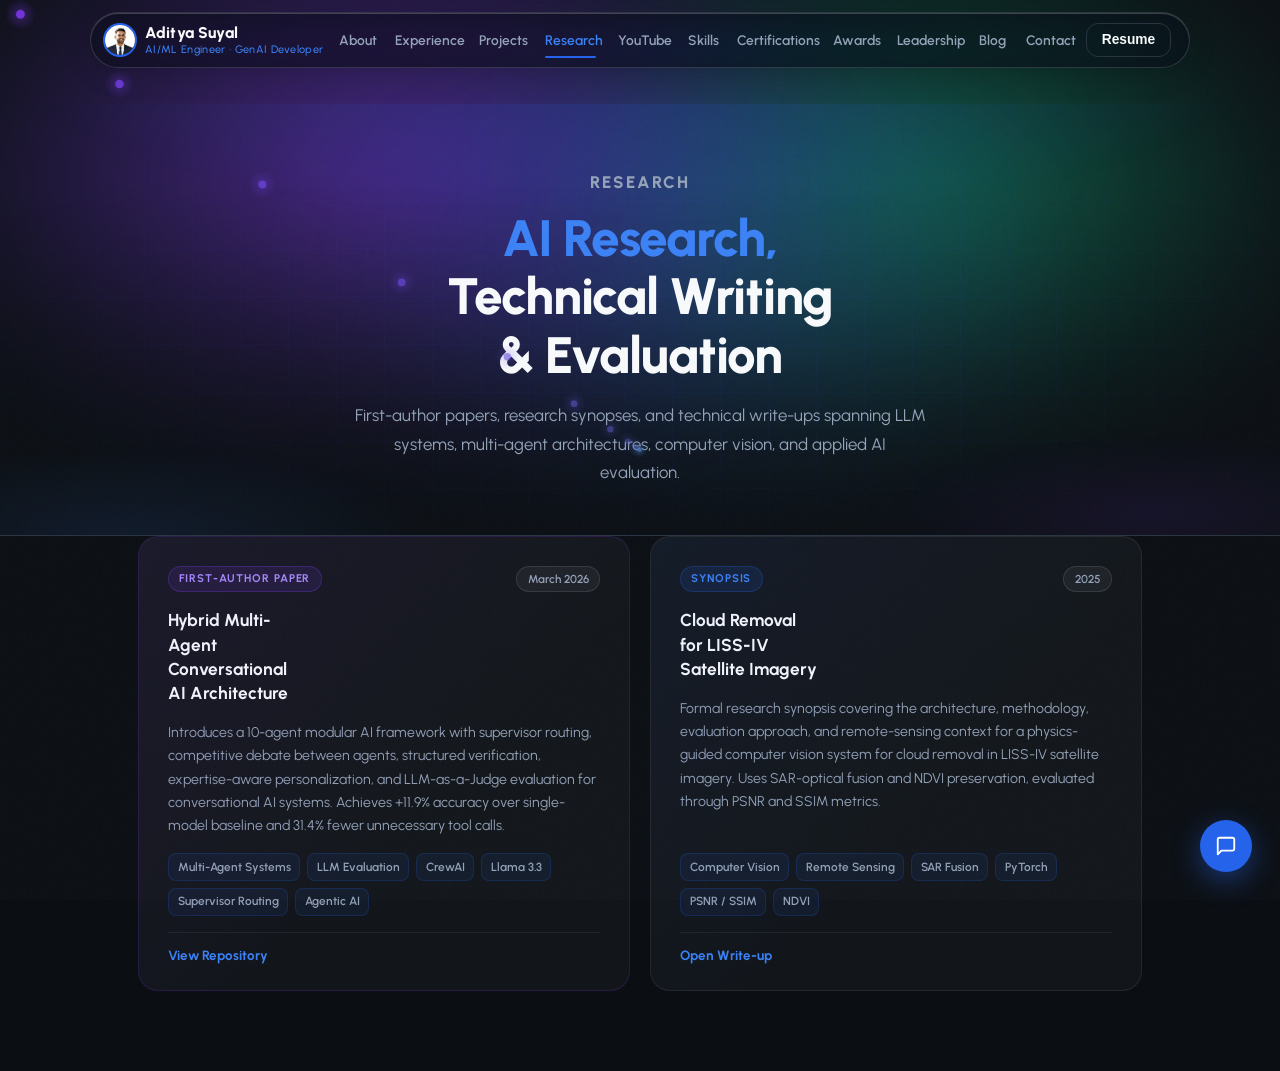
<file: research.html>
<!DOCTYPE html>
<html lang="en">
  <head>
    <meta charset="utf-8" />
    <meta name="viewport" content="width=device-width, initial-scale=1" />
    <title>Research | Aditya Suyal</title>
    <meta name="description" content="AI research, technical writing, and evaluation work by Aditya Suyal — including LLM systems research and computer vision papers." />
    <link rel="icon" href="assets/favicon.svg" type="image/svg+xml" />
    <link rel="preconnect" href="https://fonts.googleapis.com" />
    <link rel="preconnect" href="https://fonts.gstatic.com" crossorigin />
    <link href="https://fonts.googleapis.com/css2?family=Urbanist:ital,wght@0,100..900;1,100..900&display=swap" rel="stylesheet" />
    <link rel="stylesheet" href="styles.css" />
    <style>
      /* ── Page-specific styles ── */

      /* Gradient wrapper — full-width container for the hero background */
      .research-hero-wrap {
        position: relative;
        overflow: hidden;
        border-bottom: 1px solid var(--line);
      }

      /* Layered ambient radial gradient — matches YouTube page style */
      .research-hero-wrap::before {
        content: "";
        position: absolute;
        inset: 0;
        background:
          radial-gradient(ellipse 70% 55% at 50% -10%, color-mix(in srgb, var(--accent) 18%, transparent) 0%, transparent 70%),
          radial-gradient(ellipse 40% 35% at 10% 100%, color-mix(in srgb, var(--accent-strong) 10%, transparent) 0%, transparent 60%),
          radial-gradient(ellipse 35% 30% at 90% 95%, color-mix(in srgb, #7c3aed 9%, transparent) 0%, transparent 60%);
        pointer-events: none;
        z-index: 0;
      }

      /* Subtle grid overlay */
      .research-hero-wrap::after {
        content: "";
        position: absolute;
        inset: 0;
        background-image:
          linear-gradient(color-mix(in srgb, var(--accent) 4%, transparent) 1px, transparent 1px),
          linear-gradient(90deg, color-mix(in srgb, var(--accent) 4%, transparent) 1px, transparent 1px);
        background-size: 48px 48px;
        pointer-events: none;
        z-index: 0;
        mask-image: radial-gradient(ellipse 80% 80% at 50% 50%, black 30%, transparent 100%);
      }

      .research-hero-wrap > * { position: relative; z-index: 1; }

      .research-hero {
        text-align: center;
        padding: 4rem clamp(1rem, 6vw, 4rem) 3rem;
        max-width: 700px;
        width: 100%;
        margin: 0 auto;
        display: flex;
        flex-direction: column;
        align-items: center;
      }

      .research-hero .eyebrow {
        margin-bottom: 0.75rem;
        text-align: center;
      }

      .research-hero h1 {
        font-size: clamp(2rem, 5vw, 3.2rem);
        font-weight: 800;
        line-height: 1.15;
        margin: 0 0 1rem;
        letter-spacing: -0.02em;
        text-align: center;
      }

      .research-hero p {
        color: var(--muted);
        font-size: 1.05rem;
        line-height: 1.7;
        margin: 0;
        text-align: center;
      }

      /* ── Grid ── */
      .research-page-grid {
        display: grid;
        grid-template-columns: repeat(auto-fill, minmax(360px, 1fr));
        gap: 1.25rem;
        max-width: 1100px;
        margin: 0 auto;
        padding: 0 clamp(1rem, 5vw, 3rem) 5rem;
      }

      /* ── Card ── */
      .research-page-card {
        position: relative;
        background: rgba(255, 255, 255, 0.03);
        border: 1px solid rgba(255, 255, 255, 0.08);
        border-radius: 20px;
        padding: 1.8rem 1.8rem 1.5rem;
        transition: border-color 0.25s, transform 0.25s, box-shadow 0.25s;
        overflow: hidden;
        display: flex;
        flex-direction: column;
        gap: 1rem;
      }

      .research-page-card::before {
        content: "";
        position: absolute;
        inset: 0;
        background: linear-gradient(135deg, color-mix(in srgb, var(--accent) 6%, transparent) 0%, transparent 60%);
        pointer-events: none;
      }

      .research-page-card:hover {
        border-color: color-mix(in srgb, var(--accent) 40%, transparent);
        transform: translateY(-4px);
        box-shadow: 0 16px 48px color-mix(in srgb, var(--accent) 13%, transparent);
      }

      /* Top badge row */
      .research-card-meta {
        display: flex;
        align-items: center;
        justify-content: space-between;
        gap: 0.5rem;
        flex-wrap: wrap;
      }

      .research-type-badge {
        font-size: 0.7rem;
        font-weight: 700;
        letter-spacing: 0.08em;
        text-transform: uppercase;
        color: var(--accent-strong);
        background: color-mix(in srgb, var(--accent) 12%, transparent);
        border: 1px solid color-mix(in srgb, var(--accent) 25%, transparent);
        border-radius: 999px;
        padding: 0.2rem 0.65rem;
        white-space: nowrap;
      }

      .research-year-badge {
        font-size: 0.72rem;
        font-weight: 600;
        color: var(--muted);
        background: rgba(255, 255, 255, 0.05);
        border: 1px solid rgba(255, 255, 255, 0.1);
        border-radius: 999px;
        padding: 0.2rem 0.65rem;
        white-space: nowrap;
      }

      /* Title */
      .research-card-title {
        font-size: 1.08rem;
        font-weight: 700;
        color: var(--text);
        line-height: 1.4;
        margin: 0;
      }

      /* Description */
      .research-card-desc {
        font-size: 0.88rem;
        color: var(--muted);
        line-height: 1.65;
        margin: 0;
        flex: 1;
      }

      /* Tag row */
      .research-card-tags {
        display: flex;
        flex-wrap: wrap;
        gap: 0.4rem;
      }

      .research-card-tags span {
        background: color-mix(in srgb, var(--accent) 8%, transparent);
        border: 1px solid color-mix(in srgb, var(--accent) 20%, transparent);
        border-radius: 8px;
        color: var(--muted);
        font-size: 0.74rem;
        font-weight: 600;
        padding: 0.22rem 0.55rem;
      }

      /* Footer link */
      .research-card-footer {
        display: flex;
        align-items: center;
        gap: 0.6rem;
        padding-top: 0.75rem;
        border-top: 1px solid rgba(255, 255, 255, 0.06);
      }

      .research-card-footer a {
        color: var(--accent-strong);
        font-size: 0.84rem;
        font-weight: 700;
        text-decoration: none;
        transition: color 0.2s;
      }

      .research-card-footer a:hover {
        color: var(--text);
      }

      .research-card-footer a + a::before {
        content: "·";
        color: var(--quiet);
        margin-right: 0.6rem;
      }

      /* First-author highlight */
      .research-page-card.first-author {
        border-color: rgba(124, 58, 237, 0.2);
      }

      .research-page-card.first-author::before {
        background: linear-gradient(135deg, rgba(124, 58, 237, 0.07) 0%, transparent 60%);
      }

      .research-page-card.first-author:hover {
        border-color: rgba(124, 58, 237, 0.45);
        box-shadow: 0 16px 48px rgba(124, 58, 237, 0.13);
      }

      .research-page-card.first-author .research-type-badge {
        color: #a78bfa;
        background: rgba(124, 58, 237, 0.12);
        border-color: rgba(124, 58, 237, 0.3);
      }

      /* Responsive */
      @media (max-width: 640px) {
        .research-page-grid {
          grid-template-columns: 1fr;
        }
      }
    </style>
  </head>
  <body>
    <div id="aurora-overlay" aria-hidden="true"><div class="aurora-blob aurora-blob--1"></div><div class="aurora-blob aurora-blob--2"></div><div class="aurora-blob aurora-blob--3"></div></div>
    <div id="noise-overlay" aria-hidden="true"></div>
    <div class="scroll-progress" aria-hidden="true"></div>

    <!-- ── Header ── -->
    <div class="nav-island-wrap">
    <header class="site-header">
      <a class="brand" href="index.html" aria-label="Aditya Suyal portfolio home">
        <img class="brand-avatar" src="assets/aditya-corporate.png" alt="Aditya Suyal" />
        <span class="brand-text">
          <span class="brand-name">Aditya Suyal</span>
          <span class="brand-role">AI/ML Engineer · GenAI Developer</span>
        </span>
      </a>
      <div class="header-right">
        <button class="header-cta" id="resume-btn" type="button" aria-haspopup="dialog">Resume</button>
        <button
          class="hamburger"
          aria-label="Toggle navigation menu"
          aria-expanded="false"
          aria-controls="primary-nav"
          type="button"
        >
          <span class="hamburger-bar"></span>
          <span class="hamburger-bar"></span>
          <span class="hamburger-bar"></span>
        </button>
      </div>
      <nav class="nav-links" id="primary-nav" aria-label="Primary navigation">
        <a href="index.html#top">About</a>
        <a href="index.html#experience">Experience</a>
        <a href="index.html#projects">Projects</a>
        <a href="research.html" class="active">Research</a>
        <a href="youtube.html">YouTube</a>
        <a href="index.html#skills">Skills</a>
        <a href="certifications.html">Certifications</a>
        <a href="awards.html">Awards</a>
        <a href="leadership.html">Leadership</a>
        <a href="blogs.html">Blog</a>
        <a href="index.html#contact">Contact</a>
      </nav>
    </header>
    </div><!-- /nav-island-wrap -->

    <main>
      <!-- ── Hero ── -->
      <div class="research-hero-wrap">
      <div class="research-hero">
        <p class="eyebrow">Research</p>
        <h1><span style="color:var(--accent-strong)">AI Research,</span> Technical Writing &amp; Evaluation</h1>
        <p>First-author papers, research synopses, and technical write-ups spanning LLM systems, multi-agent architectures, computer vision, and applied AI evaluation.</p>
      </div>
      </div>

      <!-- ── Cards ── -->
      <div class="research-page-grid">

        <div class="research-page-card first-author">
          <div class="research-card-meta">
            <span class="research-type-badge">First-Author Paper</span>
            <span class="research-year-badge">March 2026</span>
          </div>
          <h2 class="research-card-title">Hybrid Multi-Agent Conversational AI Architecture</h2>
          <p class="research-card-desc">
            Introduces a 10-agent modular AI framework with supervisor routing, competitive debate between agents, structured verification, expertise-aware personalization, and LLM-as-a-Judge evaluation for conversational AI systems. Achieves +11.9% accuracy over single-model baseline and 31.4% fewer unnecessary tool calls.
          </p>
          <div class="research-card-tags">
            <span>Multi-Agent Systems</span>
            <span>LLM Evaluation</span>
            <span>CrewAI</span>
            <span>Llama 3.3</span>
            <span>Supervisor Routing</span>
            <span>Agentic AI</span>
          </div>
          <div class="research-card-footer">
            <a href="https://github.com/Adirohansuyal" target="_blank" rel="noreferrer">View Repository</a>
          </div>
        </div>

        <div class="research-page-card">
          <div class="research-card-meta">
            <span class="research-type-badge">Synopsis</span>
            <span class="research-year-badge">2025</span>
          </div>
          <h2 class="research-card-title">Cloud Removal for LISS-IV Satellite Imagery</h2>
          <p class="research-card-desc">
            Formal research synopsis covering the architecture, methodology, evaluation approach, and remote-sensing context for a physics-guided computer vision system for cloud removal in LISS-IV satellite imagery. Uses SAR-optical fusion and NDVI preservation, evaluated through PSNR and SSIM metrics.
          </p>
          <div class="research-card-tags">
            <span>Computer Vision</span>
            <span>Remote Sensing</span>
            <span>SAR Fusion</span>
            <span>PyTorch</span>
            <span>PSNR / SSIM</span>
            <span>NDVI</span>
          </div>
          <div class="research-card-footer">
            <a href="https://github.com/Adirohansuyal" target="_blank" rel="noreferrer">Open Write-up</a>
          </div>
        </div>

      </div>
    </main>

    

    <!-- ── Resume Preview Modal ──────────────────────────────────────── -->
    <div class="resume-modal" id="resume-modal" role="dialog" aria-modal="true" aria-labelledby="resume-modal-title" hidden>
      <div class="resume-modal-backdrop" id="resume-modal-backdrop"></div>
      <div class="resume-modal-box">
        <div class="resume-modal-header">
          <span id="resume-modal-title" class="resume-modal-title">Resume Preview</span>
          <div class="resume-modal-actions">
            <a class="button primary resume-download-btn" href="assets/Aditya_Suyal_Final_Resume2027.pdf" download="Aditya_Suyal_Final_Resume2027.pdf">⬇ Download</a>
            <button class="resume-modal-close" id="resume-modal-close" type="button" aria-label="Close resume preview">✕</button>
          </div>
        </div>
        <div class="resume-modal-body">
          <div id="resume-pdfjs-container" class="resume-pdfjs-container">
            <canvas id="resume-canvas" class="resume-canvas"></canvas>
            <div id="resume-loading" class="resume-loading">Loading resume…</div>
          </div>
          <div class="resume-fallback" id="resume-fallback" hidden>
            <p>Your browser can't preview PDFs inline.</p>
            <a class="button primary" href="assets/Aditya_Suyal_Final_Resume2027.pdf" download="Aditya_Suyal_Final_Resume2027.pdf">⬇ Download Resume</a>
          </div>
        </div>
      </div>
    </div>
    <!-- ── /Resume Preview Modal ──────────────────────────────────────── -->

    <script src="chatbot.js"></script>
    <script>
      // ── Resume modal ──
      (function () {
        const resumeBtn = document.querySelector("#resume-btn");
        const resumeModal = document.querySelector("#resume-modal");
        const resumeModalClose = document.querySelector("#resume-modal-close");
        const resumeModalBackdrop = document.querySelector("#resume-modal-backdrop");
        const resumeFallback = document.querySelector("#resume-fallback");
        const resumeCanvas = document.querySelector("#resume-canvas");
        const resumeLoading = document.querySelector("#resume-loading");
        const RESUME_SRC = "assets/Aditya_Suyal_Final_Resume2027.pdf";
        let pdfRendered = false;

        async function renderPDF() {
          if (pdfRendered) return;
          try {
            const pdfjsLib = await import("https://cdnjs.cloudflare.com/ajax/libs/pdf.js/4.4.168/pdf.min.mjs");
            pdfjsLib.GlobalWorkerOptions.workerSrc = "https://cdnjs.cloudflare.com/ajax/libs/pdf.js/4.4.168/pdf.worker.min.mjs";
            const pdf = await pdfjsLib.getDocument(RESUME_SRC).promise;
            const page = await pdf.getPage(1);
            const container = document.querySelector("#resume-pdfjs-container");
            const containerWidth = container.clientWidth || 800;
            const viewport = page.getViewport({ scale: 1 });
            const scale = containerWidth / viewport.width;
            const scaledViewport = page.getViewport({ scale });
            resumeCanvas.width = scaledViewport.width;
            resumeCanvas.height = scaledViewport.height;
            await page.render({ canvasContext: resumeCanvas.getContext("2d"), viewport: scaledViewport }).promise;
            resumeLoading.hidden = true;
            resumeCanvas.hidden = false;
            pdfRendered = true;
          } catch (err) {
            resumeLoading.hidden = true;
            resumeFallback.hidden = false;
          }
        }

        function openModal() { resumeModal.hidden = false; document.body.style.overflow = "hidden"; resumeModalClose.focus(); renderPDF(); }
        function closeModal() { resumeModal.hidden = true; document.body.style.overflow = ""; resumeBtn.focus(); }

        if (resumeBtn && resumeModal) {
          resumeBtn.addEventListener("click", openModal);
          resumeModalClose.addEventListener("click", closeModal);
          resumeModalBackdrop.addEventListener("click", closeModal);
          document.addEventListener("keydown", (e) => { if (e.key === "Escape" && !resumeModal.hidden) closeModal(); });
        }
      })();
    </script>
    <script>
      document.getElementById("year").textContent = new Date().getFullYear();

      // ── Scroll-driven background (corporate: deep navy → light sky blue) ──
      (function () {
        const darkR = 10, darkG = 14, darkB = 26;
        // Light-end color cycles blue↔green smoothly (sine wave — no snap-back)
  const CYCLE_MS = 3000;
  function getLightColor() {
    const phase = (Date.now() % CYCLE_MS) / CYCLE_MS; // 0 → 1 over 3s
    const t = (1 - Math.cos(phase * 2 * Math.PI)) / 2; // 0→1→0 smooth loop
    // blue light: 186,224,255  →  green light: 187,247,208
    return {
      r:  Math.round(186 + (187 - 186) * t),
      g:  Math.round(224 + (247 - 224) * t),
      b:  Math.round(255 + (208 - 255) * t),
      mR: Math.round(147 + (134 - 147) * t),
      mG: Math.round(210 + (239 - 210) * t),
      mB: Math.round(255 + (172 - 255) * t),
    };
  }

        function lerp(a, b, t) { return Math.round(a + (b - a) * t); }
        function lerpF(a, b, t) { return +(a + (b - a) * t).toFixed(3); }
        function clamp(v, lo, hi) { return Math.min(hi, Math.max(lo, v)); }
        function ease(t) { return t < 0.5 ? 2*t*t : 1 - Math.pow(-2*t+2, 2)/2; }

        function bgLuminance(t) {
          const lc2 = getLightColor();
          const r = lerp(darkR, lc2.r, t) / 255;
          const g = lerp(darkG, lc2.g, t) / 255;
          const b = lerp(darkB, lc2.b, t) / 255;
          return 0.2126*r + 0.7152*g + 0.0722*b;
        }

        function updateBg() {
          const scrolled = window.scrollY;
          const total = document.documentElement.scrollHeight - window.innerHeight;
          const raw = total > 0 ? Math.min(scrolled / total, 1) : 0;
          const t = ease(raw);
          const root = document.documentElement;

          const lc = getLightColor();
          const bR = lerp(darkR, lc.r, t);
          const bG = lerp(darkG, lc.g, t);
          const bB = lerp(darkB, lc.b, t);

          const mist = lerpF(0, 0.35, t);
          document.body.style.background = '';
          document.body.style.backgroundColor = `rgb(${bR},${bG},${bB})`;
          root.style.setProperty("--bg", `rgb(${bR},${bG},${bB})`);

          const whiteLift = Math.sin(t * Math.PI);
          const panelR = Math.min(255, lerp(21, 210, t) + Math.round(whiteLift * 60));
          const panelG = Math.min(255, lerp(28, 235, t) + Math.round(whiteLift * 55));
          const panelB = Math.min(255, lerp(44, 255, t) + Math.round(whiteLift * 40));

          root.style.setProperty('--panel',       `rgb(${panelR},${panelG},${panelB})`);
          root.style.setProperty('--panel-strong', `rgb(${Math.min(255,panelR-6)},${Math.min(255,panelG-7)},${Math.min(255,panelB-3)})`);
          root.style.setProperty('--secondary-bg', `rgb(${lerp(15,195,t)},${lerp(21,220,t)},${lerp(32,248,t)})`);
          root.style.setProperty('--line',         `rgb(${lerp(46,100,t)},${lerp(58,155,t)},${lerp(78,210,t)})`);

          const cardLum = (panelR/255)*0.2126 + (panelG/255)*0.7152 + (panelB/255)*0.0722;
          const cT = ease(clamp((cardLum - 0.08) / 0.35, 0, 1));
          root.style.setProperty('--text',  `rgb(${lerp(241,10,cT)},${lerp(245,22,cT)},${lerp(249,52,cT)})`);
          root.style.setProperty('--muted', `rgb(${lerp(148,28,cT)},${lerp(163,55,cT)},${lerp(184,90,cT)})`);
          root.style.setProperty('--quiet', `rgb(${lerp(100,42,cT)},${lerp(116,70,cT)},${lerp(139,108,cT)})`);

          const shadowAlpha = lerpF(0.45, 0.08, t);
          root.style.setProperty('--shadow', `0 10px 30px rgba(10,14,26,${shadowAlpha})`);

          const navAlpha = lerpF(0.85, 0.92, t);
          root.style.setProperty('--navbar-bg', `rgba(${bR},${bG},${bB},${navAlpha})`);

          const navGlassR = lerp(10, bR, t);
          const navGlassG = lerp(14, bG, t);
          const navGlassB = lerp(26, bB, t);
          root.style.setProperty('--navbar-glass', `rgba(${navGlassR},${navGlassG},${navGlassB},0.78)`);          // --accent and --accent-strong driven by CSS @keyframes accentCycle — do not override
        }

        window.addEventListener('scroll', updateBg, { passive: true });
        updateBg();

        // Dynamic island
        const header = document.querySelector('.site-header');
        function updateIsland() {
          if (header) header.classList.toggle('scrolled', window.scrollY > 60);
        }
        window.addEventListener('scroll', updateIsland, { passive: true });
        updateIsland();
      })();

      // Scroll progress bar
      const bar = document.querySelector(".scroll-progress");
      if (bar) {
        window.addEventListener("scroll", () => {
          const scrolled = window.scrollY;
          const total = document.documentElement.scrollHeight - window.innerHeight;
          bar.style.transform = `scaleX(${total > 0 ? scrolled / total : 0})`;
        }, { passive: true });
      }

      // Hamburger nav toggle
      const hamburger = document.querySelector(".hamburger");
      const primaryNav = document.querySelector("#primary-nav");
      if (hamburger && primaryNav) {
        let lastToggle = 0;
        function toggleNav() {
          lastToggle = Date.now();
          const isOpen = primaryNav.classList.toggle("nav-open");
          hamburger.setAttribute("aria-expanded", String(isOpen));
        }
        hamburger.addEventListener("touchstart", (e) => {
          e.stopPropagation();
          toggleNav();
        }, { passive: false });
        hamburger.addEventListener("click", (e) => {
          e.stopPropagation();
          if (Date.now() - lastToggle < 600) return;
          toggleNav();
        });
        document.addEventListener("touchstart", (e) => {
          if (Date.now() - lastToggle < 300) return;
          if (!e.target.closest(".site-header")) {
            primaryNav.classList.remove("nav-open");
            hamburger.setAttribute("aria-expanded", "false");
          }
        }, { passive: true });
        document.addEventListener("click", (e) => {
          if (!e.target.closest(".site-header")) {
            primaryNav.classList.remove("nav-open");
            hamburger.setAttribute("aria-expanded", "false");
          }
        });
        document.addEventListener("keydown", (e) => {
          if (e.key === "Escape") {
            primaryNav.classList.remove("nav-open");
            hamburger.setAttribute("aria-expanded", "false");
          }
        });
      }

      // Reveal on scroll
      const cards = document.querySelectorAll(".research-page-card");
      if ("IntersectionObserver" in window) {
        const observer = new IntersectionObserver((entries) => {
          entries.forEach(e => {
            if (e.isIntersecting) {
              e.target.style.opacity = "1";
              e.target.style.transform = "translateY(0)";
              observer.unobserve(e.target);
            }
          });
        }, { threshold: 0.1 });
        cards.forEach((el, i) => {
          el.style.opacity = "0";
          el.style.transform = "translateY(20px)";
          el.style.transition = `opacity 0.5s ease ${i * 0.1}s, transform 0.5s ease ${i * 0.1}s`;
          observer.observe(el);
        });
      }
    </script>

  <!-- ── Magnetic Cursor Trail ──────────────────────────────────── -->
  <canvas id="cursor-trail-canvas" aria-hidden="true"></canvas>
  <!-- ── Click Burst ────────────────────────────────────────────── -->
  <canvas id="burst-canvas" aria-hidden="true"></canvas>

  <script>
  (function () {
    if (window.matchMedia('(prefers-reduced-motion: reduce)').matches) return;
    if (!window.matchMedia('(pointer: fine)').matches) return;
    const canvas = document.getElementById('cursor-trail-canvas');
    const ctx    = canvas.getContext('2d');
    let W = canvas.width  = window.innerWidth;
    let H = canvas.height = window.innerHeight;
    window.addEventListener('resize', () => { W = canvas.width = window.innerWidth; H = canvas.height = window.innerHeight; }, { passive: true });
    const TRAIL_LEN = 22, DOT_R = 4.5, LERP_BASE = 0.28;
    const COLORS = [[124,58,237],[16,185,129]];
    const dots = Array.from({ length: TRAIL_LEN }, () => ({ x: W/2, y: H/2 }));
    let mouseX = W/2, mouseY = H/2, active = false;
    window.addEventListener('mousemove', e => { mouseX = e.clientX; mouseY = e.clientY; active = true; }, { passive: true });
    window.addEventListener('mouseleave', () => { active = false; }, { passive: true });
    function lerp(a, b, t) { return a + (b - a) * t; }
    function getColor(i) {
      const t = i / (TRAIL_LEN - 1), c0 = COLORS[0], c1 = COLORS[1];
      return [Math.round(lerp(c0[0],c1[0],t)), Math.round(lerp(c0[1],c1[1],t)), Math.round(lerp(c0[2],c1[2],t))];
    }
    function draw() {
      ctx.clearRect(0, 0, W, H);
      if (!active) { requestAnimationFrame(draw); return; }
      dots[0].x = lerp(dots[0].x, mouseX, 0.35); dots[0].y = lerp(dots[0].y, mouseY, 0.35);
      for (let i = 1; i < TRAIL_LEN; i++) {
        const t = Math.max(LERP_BASE * (1 - i / (TRAIL_LEN * 1.4)), 0.04);
        dots[i].x = lerp(dots[i].x, dots[i-1].x, t); dots[i].y = lerp(dots[i].y, dots[i-1].y, t);
      }
      for (let i = TRAIL_LEN - 1; i >= 0; i--) {
        const progress = 1 - i / TRAIL_LEN, radius = DOT_R * progress, alpha = progress * progress * 0.85;
        const [r,g,b] = getColor(i);
        const glow = ctx.createRadialGradient(dots[i].x, dots[i].y, 0, dots[i].x, dots[i].y, radius * 3.5);
        glow.addColorStop(0, `rgba(${r},${g},${b},${(alpha*0.4).toFixed(3)})`);
        glow.addColorStop(1, `rgba(${r},${g},${b},0)`);
        ctx.beginPath(); ctx.arc(dots[i].x, dots[i].y, radius * 3.5, 0, Math.PI*2); ctx.fillStyle = glow; ctx.fill();
        ctx.beginPath(); ctx.arc(dots[i].x, dots[i].y, Math.max(radius,0.5), 0, Math.PI*2); ctx.fillStyle = `rgba(${r},${g},${b},${alpha.toFixed(3)})`; ctx.fill();
      }
      requestAnimationFrame(draw);
    }
    requestAnimationFrame(draw);

    // Click Burst
    const bc = document.getElementById('burst-canvas'), bctx = bc.getContext('2d');
    let BW = bc.width = window.innerWidth, BH = bc.height = window.innerHeight;
    window.addEventListener('resize', () => { BW = bc.width = window.innerWidth; BH = bc.height = window.innerHeight; }, { passive: true });
    const BURST_COLORS = [[124,58,237],[16,185,129],[59,130,246],[196,181,253],[110,231,183]];
    let bursts = [];
    window.addEventListener('click', e => {
      const count = 18 + Math.floor(Math.random() * 10);
      for (let i = 0; i < count; i++) {
        const angle = (Math.PI*2*i/count) + (Math.random()-0.5)*0.4, speed = 2.5 + Math.random()*4.5;
        bursts.push({ x: e.clientX, y: e.clientY, vx: Math.cos(angle)*speed, vy: Math.sin(angle)*speed, r: 1.5+Math.random()*2.5, a: 1, c: BURST_COLORS[Math.floor(Math.random()*BURST_COLORS.length)], decay: 0.022+Math.random()*0.018 });
      }
    }, { passive: true });
    function renderBurst() {
      bctx.clearRect(0, 0, BW, BH);
      bursts = bursts.filter(p => p.a > 0.02);
      for (const p of bursts) {
        p.x += p.vx; p.y += p.vy; p.vy += 0.12; p.vx *= 0.97; p.a -= p.decay;
        const [r,g,b] = p.c;
        const grd = bctx.createRadialGradient(p.x,p.y,0,p.x,p.y,p.r*3);
        grd.addColorStop(0,`rgba(${r},${g},${b},${(p.a*0.5).toFixed(3)})`); grd.addColorStop(1,`rgba(${r},${g},${b},0)`);
        bctx.beginPath(); bctx.arc(p.x,p.y,p.r*3,0,Math.PI*2); bctx.fillStyle=grd; bctx.fill();
        bctx.beginPath(); bctx.arc(p.x,p.y,p.r,0,Math.PI*2); bctx.fillStyle=`rgba(${r},${g},${b},${p.a.toFixed(3)})`; bctx.fill();
      }
      requestAnimationFrame(renderBurst);
    }
    requestAnimationFrame(renderBurst);
  })();
  </script>
  </body>
</html>
</file>
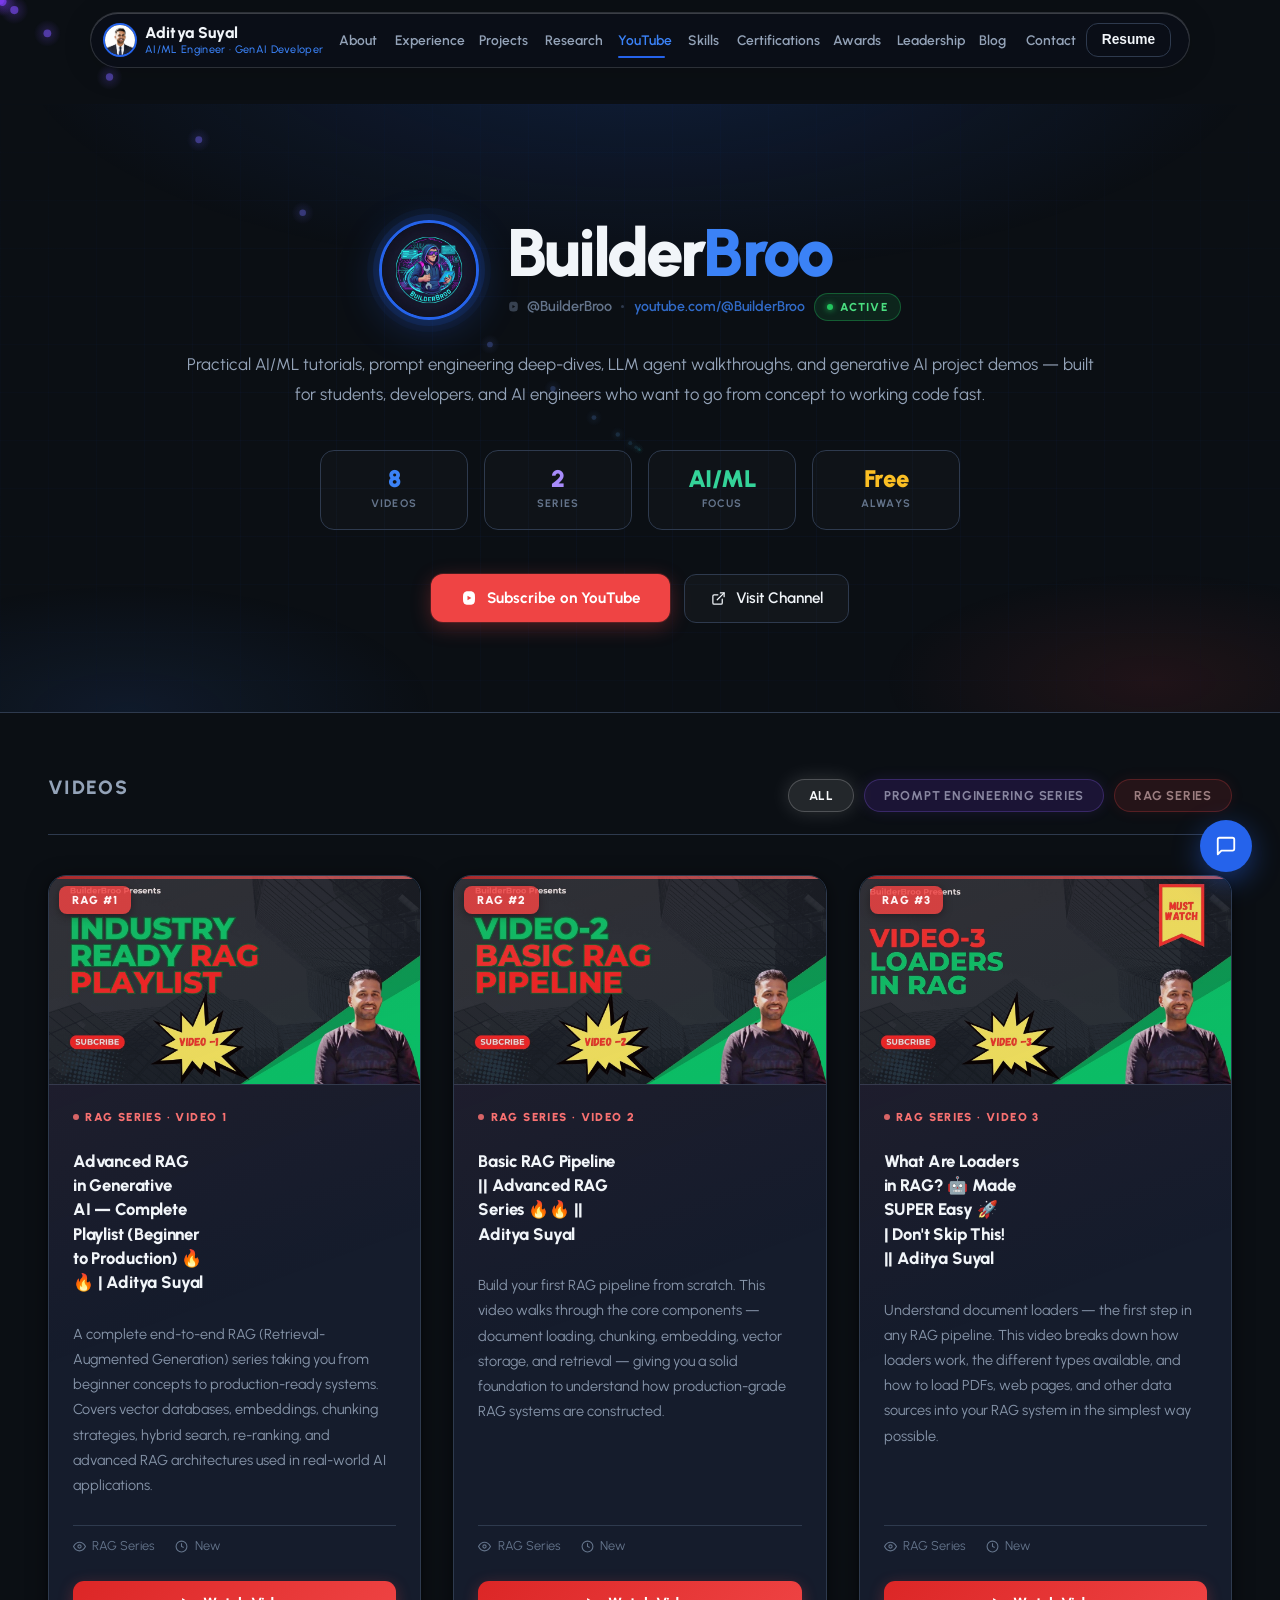
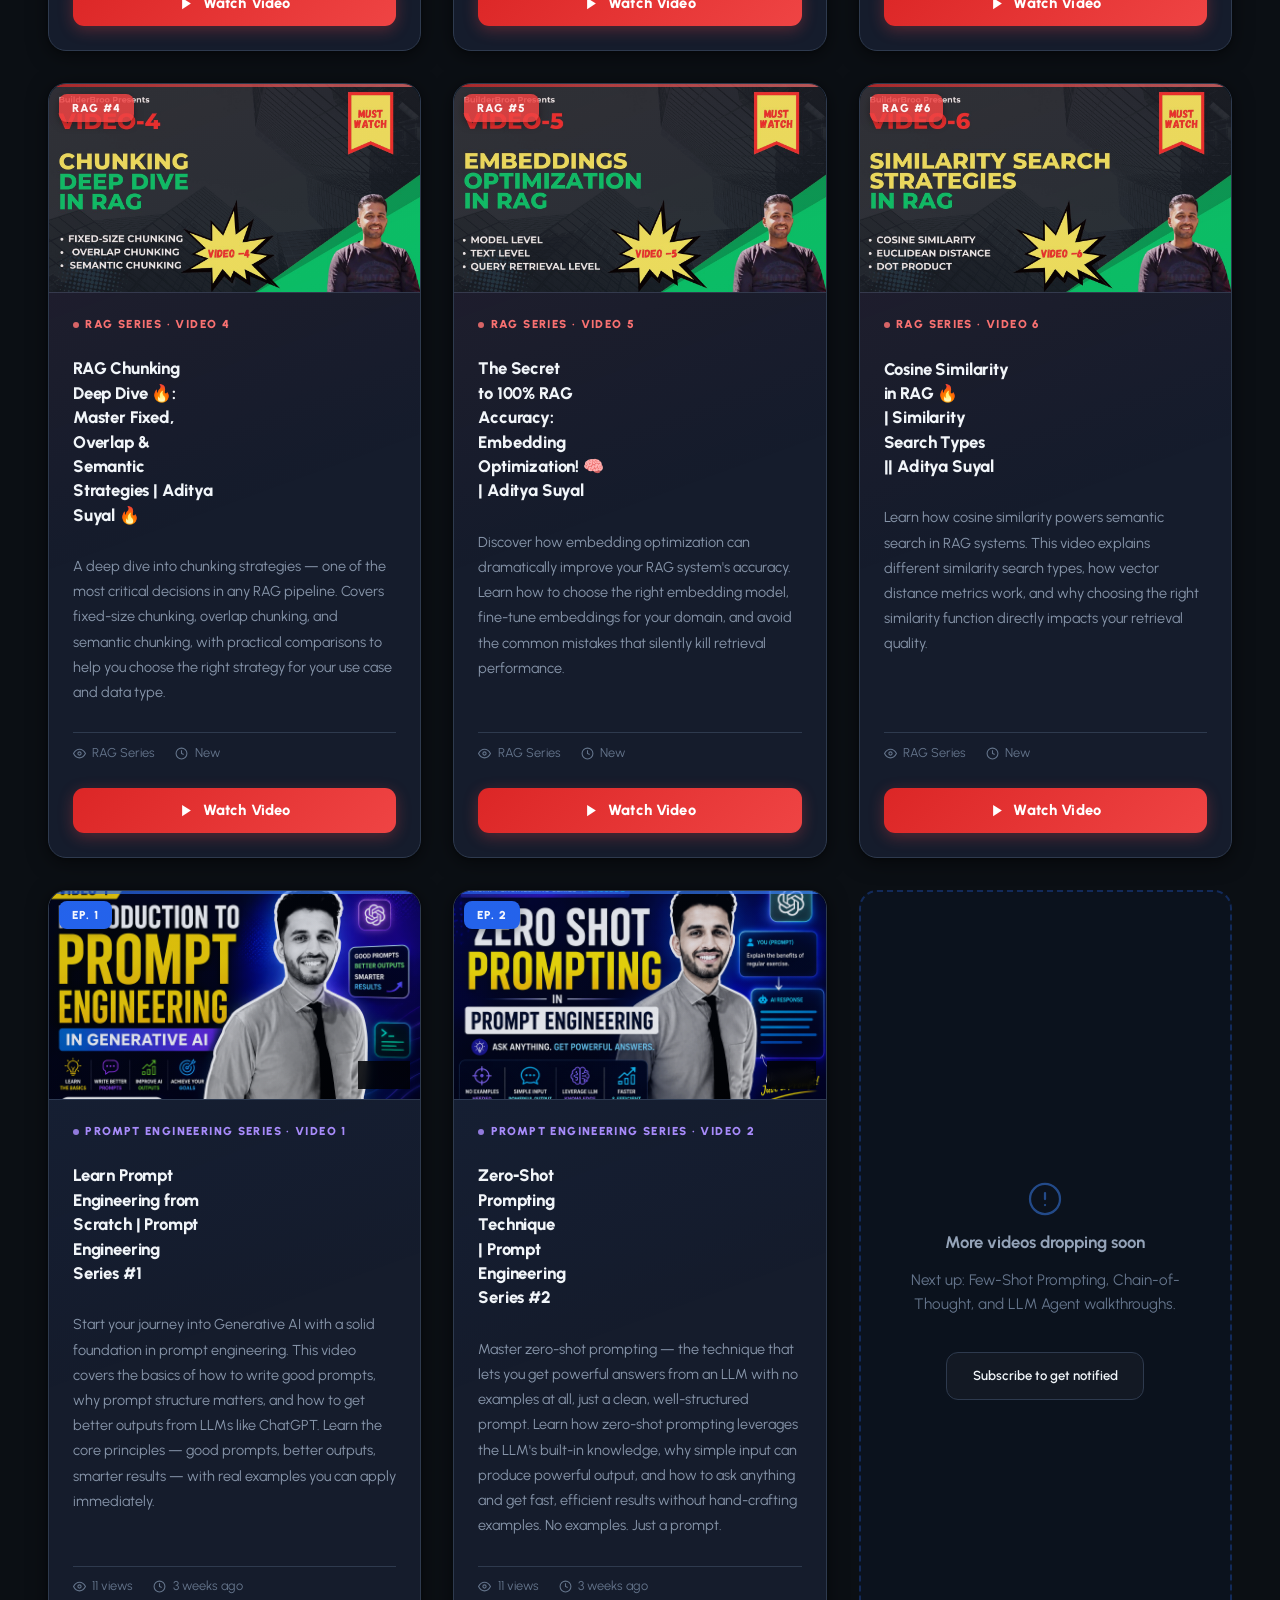
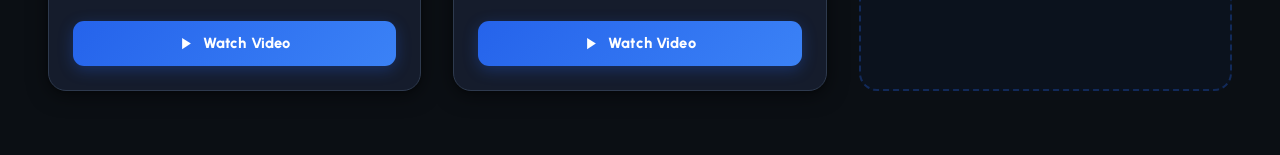
<file: youtube.html>
<!doctype html>
<html lang="en">
  <head>
    <meta charset="utf-8" />
    <meta name="viewport" content="width=device-width, initial-scale=1" />
    <meta
      name="description"
      content="BuilderBroo — AI/ML tutorials, prompt engineering series, LLM walkthroughs, and generative AI project demos by Aditya Suyal."
    />
    <title>BuilderBroo | YouTube Channel – Aditya Suyal</title>
    <link rel="preconnect" href="https://fonts.googleapis.com" />
    <link rel="preconnect" href="https://fonts.gstatic.com" crossorigin />
    <link
      href="https://fonts.googleapis.com/css2?family=Urbanist:ital,wght@0,100..900;1,100..900&display=swap"
      rel="stylesheet"
    />
    <link rel="icon" href="assets/favicon.svg" type="image/svg+xml" />
    <link rel="stylesheet" href="styles.css" />
    <style>
      :root {
        color-scheme: dark;
        --bg: #0A0E1A;
        --secondary-bg: #0F1520;
        --panel: #151C2C;
        --panel-strong: #1E2638;
        --line: #2E3A4E;
        --text: #F1F5F9;
        --muted: #94A3B8;
        --quiet: #64748B;
        /* --accent and --accent-strong driven by CSS @keyframes accentCycle in styles.css */
        --red: #EF4444;
        --shadow: 0 8px 24px rgba(0,0,0,0.5);
        /* adaptive accent vars — set by JS, defaults for dark mode */
        --stat-purple: #A78BFA;
        --stat-green: #34D399;
        --stat-amber: #FBBF24;
        --rag-color: #F87171;
        --prompt-color: #A78BFA;
      }
      /* ── Channel Hero ── */
      .channel-hero {
        position: relative;
        overflow: hidden;
        border-bottom: 1px solid var(--line);
        padding: clamp(5rem, 9vw, 8rem) clamp(1.25rem, 5vw, 4rem) clamp(4rem, 7vw, 6rem);
      }

      /* Layered ambient background — uses CSS variables so it cycles with accent */
      .channel-hero::before {
        content: "";
        position: absolute;
        inset: 0;
        background:
          radial-gradient(ellipse 70% 55% at 50% -10%, color-mix(in srgb, var(--accent) 18%, transparent) 0%, transparent 70%),
          radial-gradient(ellipse 40% 35% at 10% 100%, color-mix(in srgb, var(--accent-strong) 10%, transparent) 0%, transparent 60%),
          radial-gradient(ellipse 35% 30% at 90% 95%, rgba(239,68,68,0.09) 0%, transparent 60%);
        pointer-events: none;
        z-index: 0;
      }
      /* Subtle grid overlay */
      .channel-hero::after {
        content: "";
        position: absolute;
        inset: 0;
        background-image:
          linear-gradient(color-mix(in srgb, var(--accent) 4%, transparent) 1px, transparent 1px),
          linear-gradient(90deg, color-mix(in srgb, var(--accent) 4%, transparent) 1px, transparent 1px);
        background-size: 48px 48px;
        pointer-events: none;
        z-index: 0;
        mask-image: radial-gradient(ellipse 80% 80% at 50% 50%, black 30%, transparent 100%);
      }

      .channel-hero > * { position: relative; z-index: 1; }

      /* ── Identity block (logo + name + handle on one row) ── */
      .channel-identity {
        display: flex;
        align-items: center;
        justify-content: center;
        gap: 1.75rem;
        margin-bottom: 1.75rem;
        flex-wrap: wrap;
      }

      .channel-logo {
        flex-shrink: 0;
        align-items: center;
        border-radius: 50%;
        border: 3px solid var(--accent);
        box-shadow:
          0 0 0 6px color-mix(in srgb, var(--accent) 12%, transparent),
          0 0 0 12px color-mix(in srgb, var(--accent) 5%, transparent),
          0 8px 40px color-mix(in srgb, var(--accent) 30%, transparent);
        display: flex;
        height: 100px; width: 100px;
        justify-content: center;
        overflow: hidden;
        transition: box-shadow 300ms, transform 300ms;
      }
      .channel-logo:hover {
        box-shadow:
          0 0 0 8px color-mix(in srgb, var(--accent) 18%, transparent),
          0 0 0 16px color-mix(in srgb, var(--accent) 7%, transparent),
          0 12px 50px color-mix(in srgb, var(--accent) 40%, transparent);
        transform: scale(1.04);
      }
      .channel-logo img { width: 100%; height: 100%; object-fit: cover; border-radius: 50%; }

      .channel-identity-text {
        text-align: left;
      }

      .channel-name {
        color: var(--text);
        font-size: clamp(2.8rem, 6vw, 4.2rem);
        font-weight: 900;
        letter-spacing: -0.04em;
        line-height: 1;
        margin: 0 0 0.4rem;
      }
      .channel-name span { color: var(--accent-strong); }

      .channel-handle-row {
        display: flex;
        align-items: center;
        gap: 0.6rem;
        flex-wrap: wrap;
      }

      .channel-handle {
        color: var(--quiet);
        font-size: 0.9rem;
        font-weight: 600;
        margin: 0;
        display: flex;
        align-items: center;
        gap: 0.4rem;
      }
      .channel-handle svg { opacity: 0.5; }

      .channel-handle-dot {
        width: 3px; height: 3px;
        border-radius: 50%;
        background: var(--line);
        display: inline-block;
      }

      .channel-url-link {
        color: var(--accent-strong);
        font-size: 0.88rem;
        font-weight: 600;
        text-decoration: none;
        opacity: 0.8;
        transition: opacity 200ms;
      }
      .channel-url-link:hover { opacity: 1; text-decoration: underline; }

      /* Live badge */
      .channel-live-badge {
        display: inline-flex;
        align-items: center;
        gap: 0.4rem;
        background: rgba(34,197,94,0.12);
        border: 1px solid rgba(34,197,94,0.35);
        border-radius: 999px;
        color: #4ade80;
        font-size: 0.72rem;
        font-weight: 800;
        letter-spacing: 0.1em;
        padding: 0.25rem 0.75rem;
        text-transform: uppercase;
      }
      .channel-live-badge::before {
        content: "";
        width: 6px; height: 6px;
        border-radius: 50%;
        background: #22c55e;
        box-shadow: 0 0 6px #22c55e;
        animation: pulse-dot 1.6s ease-in-out infinite;
      }
      @keyframes pulse-dot {
        0%, 100% { opacity: 1; transform: scale(1); }
        50% { opacity: 0.5; transform: scale(0.75); }
      }

      /* Description */
      .channel-desc {
        color: var(--muted);
        font-size: 1.05rem;
        line-height: 1.8;
        margin: 0 auto 2.5rem;
        max-width: 58rem;
        text-align: center;
      }

      /* ── Stats grid ── */
      .channel-stats-bar {
        display: grid;
        grid-template-columns: repeat(4, 1fr);
        gap: 1rem;
        max-width: 640px;
        margin: 0 auto 2.75rem;
      }

      .stat-item {
        background: rgba(255,255,255,0.02);
        border: 1px solid var(--line);
        border-radius: 14px;
        display: flex;
        flex-direction: column;
        align-items: center;
        gap: 0.3rem;
        padding: 1rem 0.75rem;
        transition: border-color 200ms, background 200ms, transform 200ms;
      }
      .stat-item:hover {
        border-color: color-mix(in srgb, var(--accent) 35%, transparent);
        background: color-mix(in srgb, var(--accent) 4%, transparent);
        transform: translateY(-2px);
      }

      .stat-value {
        color: var(--text);
        font-size: 1.5rem;
        font-weight: 900;
        line-height: 1;
        letter-spacing: -0.02em;
      }

      .stat-label {
        color: var(--quiet);
        font-size: 0.68rem;
        font-weight: 700;
        letter-spacing: 0.1em;
        text-transform: uppercase;
        text-align: center;
      }

      /* stat accent colours */
      .stat-item:nth-child(1) .stat-value { color: var(--accent-strong); }
      .stat-item:nth-child(2) .stat-value { color: var(--stat-purple); }
      .stat-item:nth-child(3) .stat-value { color: var(--stat-green); }
      .stat-item:nth-child(4) .stat-value { color: var(--stat-amber); }

      .stat-divider { display: none; } /* no longer used */

      /* ── Actions ── */
      .channel-actions {
        align-items: center;
        display: flex;
        flex-wrap: wrap;
        gap: 0.9rem;
        justify-content: center;
      }

      .btn-subscribe {
        align-items: center;
        background: var(--red);
        border-radius: 12px;
        color: #fff;
        display: inline-flex;
        font-size: 0.95rem;
        font-weight: 700;
        gap: 0.6rem;
        min-height: 3rem;
        padding: 0.7rem 1.8rem;
        box-shadow: 0 5px 20px rgba(239,68,68,0.3), 0 0 0 1px rgba(239,68,68,0.2);
        transition: background 200ms, transform 200ms, box-shadow 200ms;
      }
      .btn-subscribe:hover {
        background: #dc2626;
        transform: translateY(-2px);
        box-shadow: 0 8px 30px rgba(239,68,68,0.45), 0 0 0 1px rgba(239,68,68,0.3);
      }

      .btn-channel {
        align-items: center;
        background: rgba(255,255,255,0.03);
        border: 1px solid var(--line);
        border-radius: 12px;
        color: var(--text);
        display: inline-flex;
        font-size: 0.95rem;
        font-weight: 600;
        gap: 0.6rem;
        min-height: 3rem;
        padding: 0.7rem 1.6rem;
        transition: background 200ms, border-color 200ms, transform 200ms;
      }
      .btn-channel:hover {
        background: var(--panel-strong);
        border-color: var(--accent);
        transform: translateY(-2px);
      }

      /* ── Responsive hero ── */
      @media (max-width: 640px) {
        .channel-identity { flex-direction: column; text-align: center; gap: 1.25rem; }
        .channel-identity-text { text-align: center; }
        .channel-handle-row { justify-content: center; }
        .channel-stats-bar { grid-template-columns: repeat(2, 1fr); max-width: 340px; }
        .channel-name { font-size: 2.6rem; }
      }

      @media (max-width: 420px) {
        .channel-stats-bar { max-width: 300px; gap: 0.75rem; }
        .stat-value { font-size: 1.3rem; }
      }

      /* ── Videos Section ── */
      .videos-section {
        margin: 0 auto; max-width: 1320px;
        padding: clamp(2.5rem, 5vw, 4rem) clamp(1rem, 4vw, 3rem);
      }

      .section-header {
        align-items: center; border-bottom: 1px solid var(--line);
        display: flex; flex-wrap: wrap; gap: 1rem;
        justify-content: space-between; margin-bottom: 2.5rem; padding-bottom: 1.25rem;
      }

      .section-header h2 {
        font-size: 1.2rem; font-weight: 800;
        letter-spacing: 0.07em; text-transform: uppercase; color: var(--muted);
      }

      /* Filter buttons */
      .series-filter { display: flex; flex-wrap: wrap; gap: 0.6rem; }

      .series-btn {
        cursor: pointer; font-family: inherit; font-size: 0.8rem; font-weight: 700;
        letter-spacing: 0.06em; padding: 0.5rem 1.2rem; border-radius: 999px;
        text-transform: uppercase; transition: opacity 200ms, transform 200ms, box-shadow 200ms;
      }
      .series-btn:hover { opacity: 0.9; transform: translateY(-1px); }
      .series-btn:not(.active) { opacity: 0.6; }
      .series-btn.active { opacity: 1; }

      .series-btn[data-series="all"] {
        background: rgba(255,255,255,0.1); border: 1px solid rgba(255,255,255,0.2);
        color: #f8fafc; box-shadow: 0 0 12px rgba(255,255,255,0.07);
      }
      .series-btn[data-series="prompt"] {
        background: rgba(124,58,237,0.25); border: 1px solid rgba(139,92,246,0.5);
        color: #ddd6fe; box-shadow: 0 0 15px rgba(139,92,246,0.2);
      }
      .series-btn[data-series="rag"] {
        background: rgba(239,68,68,0.2); border: 1px solid rgba(239,68,68,0.45);
        color: #fecaca; box-shadow: 0 0 15px rgba(239,68,68,0.15);
      }
      .series-btn[data-series="all"].active    { box-shadow: 0 0 20px rgba(255,255,255,0.15); }
      .series-btn[data-series="prompt"].active { box-shadow: 0 0 24px rgba(139,92,246,0.45); }
      .series-btn[data-series="rag"].active    { box-shadow: 0 0 24px rgba(239,68,68,0.4); }

      .video-card[hidden] { display: none; }

      /* ── Video Grid ── */
      .video-grid {
        display: grid; gap: 2rem;
        grid-template-columns: repeat(auto-fill, minmax(320px, 1fr));
      }

      /* ── Video Card ── */
      .video-card {
        background: #151C2C;
        border: 1.5px solid #2E3A4E;
        border-radius: 18px;
        display: flex; flex-direction: column;
        overflow: hidden; position: relative;
        box-shadow: 0 4px 20px rgba(0,0,0,0.5), 0 1px 4px rgba(0,0,0,0.3);
        transition: transform 300ms ease, border-color 300ms ease, box-shadow 300ms ease;
      }

      /* Top-edge colour streak — gives each card a coloured "shelf" */
      .video-card::before {
        content: "";
        position: absolute;
        top: 0; left: 0; right: 0;
        height: 3px;
        background: linear-gradient(90deg, var(--accent), var(--accent-strong));
        border-radius: 18px 18px 0 0;
        z-index: 2;
        opacity: 0.7;
        transition: opacity 300ms;
      }
      .video-card[data-series="rag"]::before {
        background: linear-gradient(90deg, #dc2626, #f87171);
      }

      /* Subtle inner glow overlay */
      .video-card::after {
        content: "";
        position: absolute; inset: 0; border-radius: inherit;
        background: linear-gradient(160deg, color-mix(in srgb, var(--accent) 6%, transparent) 0%, transparent 55%);
        pointer-events: none; z-index: 0;
      }
      .video-card[data-series="rag"]::after {
        background: linear-gradient(160deg, rgba(239,68,68,0.07) 0%, transparent 55%);
      }

      .video-card:hover {
        transform: translateY(-7px);
        border-color: color-mix(in srgb, var(--accent) 55%, transparent);
        box-shadow:
          0 20px 50px rgba(0,0,0,0.45),
          0 0 0 1px color-mix(in srgb, var(--accent) 25%, transparent),
          0 0 30px color-mix(in srgb, var(--accent) 12%, transparent);
      }
      .video-card:hover::before { opacity: 1; }

      /* RAG cards — red hover */
      .video-card[data-series="rag"]:hover {
        border-color: rgba(239,68,68,0.55);
        box-shadow:
          0 20px 50px rgba(0,0,0,0.45),
          0 0 0 1px rgba(239,68,68,0.25),
          0 0 30px rgba(239,68,68,0.12);
      }

      .thumb-wrap {
        position: relative; overflow: hidden;
        aspect-ratio: 16 / 9; background: #070910; flex-shrink: 0;
        border-bottom: 1px solid #2E3A4E;
      }

      .thumb-wrap img {
        height: 100%; object-fit: cover;
        transition: transform 500ms ease; width: 100%;
        filter: brightness(0.92);
      }
      .video-card:hover .thumb-wrap img {
        transform: scale(1.08);
        filter: brightness(1);
      }

      .thumb-duration {
        background: rgba(0,0,0,0.85); border-radius: 6px; bottom: 10px;
        color: #fff; font-size: 0.8rem; font-weight: 700; padding: 0.25rem 0.65rem;
        position: absolute; right: 10px; letter-spacing: 0.04em;
        backdrop-filter: blur(4px);
      }

      .thumb-episode {
        background: var(--accent); border-radius: 8px; color: #fff;
        font-size: 0.72rem; font-weight: 900; left: 10px; letter-spacing: 0.09em;
        padding: 0.3rem 0.8rem; position: absolute; text-transform: uppercase; top: 10px;
        box-shadow: 0 2px 10px rgba(0,0,0,0.4);
      }

      .thumb-play {
        align-items: center; background: rgba(0,0,0,0.45);
        display: flex; inset: 0; justify-content: center;
        opacity: 0; position: absolute; transition: opacity 300ms;
        backdrop-filter: blur(4px);
      }
      .video-card:hover .thumb-play { opacity: 1; }
      .thumb-play svg {
        filter: drop-shadow(0 4px 16px rgba(0,0,0,0.6));
        transform: scale(1);
        transition: transform 300ms;
      }
      .video-card:hover .thumb-play svg { transform: scale(1.15); }

      .video-body {
        display: flex; flex-direction: column; flex: 1;
        gap: 0.7rem; padding: 1.4rem 1.5rem 1.5rem;
        position: relative; z-index: 1;
      }

      .video-series {
        font-size: 0.72rem;
        font-weight: 900;
        letter-spacing: 0.12em;
        text-transform: uppercase;
        color: #A78BFA;
        display: flex;
        align-items: center;
        gap: 0.4rem;
      }
      .video-series::before {
        content: "";
        display: inline-block;
        width: 6px; height: 6px;
        border-radius: 50%;
        background: currentColor;
        flex-shrink: 0;
        opacity: 0.85;
      }
      .video-series.rag { color: #F87171; }

      .video-title {
        color: #F1F5F9;
        font-size: 1.05rem;
        font-weight: 800;
        line-height: 1.45;
        letter-spacing: -0.01em;
      }

      .video-desc {
        color: #94A3B8;
        flex: 1;
        font-size: 0.9rem;
        line-height: 1.75;
        opacity: 0.9;
      }

      .video-meta {
        align-items: center; color: #64748B;
        display: flex; font-size: 0.8rem; gap: 1.25rem; margin-top: 0.1rem;
        padding: 0.6rem 0;
        border-top: 1px solid #2E3A4E;
      }
      .video-meta span { align-items: center; display: flex; gap: 0.4rem; }

      .video-footer {
        margin-top: 0.25rem;
      }

      .btn-watch {
        align-items: center;
        background: linear-gradient(135deg, var(--accent), var(--accent-strong));
        border-radius: 11px; color: #fff;
        display: inline-flex; font-size: 0.92rem; font-weight: 800; gap: 0.55rem;
        min-height: 2.8rem; padding: 0.65rem 1.3rem;
        box-shadow: 0 4px 15px color-mix(in srgb, var(--accent) 30%, transparent);
        transition: transform 200ms, box-shadow 200ms, filter 200ms;
        width: 100%; justify-content: center;
        letter-spacing: 0.01em;
      }
      .btn-watch:hover {
        transform: translateY(-2px);
        filter: brightness(1.12);
        box-shadow: 0 8px 24px color-mix(in srgb, var(--accent) 45%, transparent);
      }

      /* RAG watch button — red gradient */
      .video-card[data-series="rag"] .btn-watch {
        background: linear-gradient(135deg, #dc2626, #ef4444);
        box-shadow: 0 4px 15px rgba(239,68,68,0.3);
      }
      .video-card[data-series="rag"] .btn-watch:hover {
        box-shadow: 0 8px 24px rgba(239,68,68,0.45);
      }

      /* ── Coming soon card ── */
      .coming-soon-card {
        align-items: center; background: color-mix(in srgb, var(--accent) 4%, transparent);
        border: 2px dashed color-mix(in srgb, var(--accent) 30%, transparent); border-radius: 18px;
        color: var(--quiet); display: flex; flex-direction: column;
        font-size: 0.95rem; gap: 0.75rem; justify-content: center;
        min-height: 280px; padding: 2rem; text-align: center;
        transition: border-color 200ms, background 200ms;
      }
      .coming-soon-card:hover {
        border-color: color-mix(in srgb, var(--accent) 50%, transparent);
        background: color-mix(in srgb, var(--accent) 7%, transparent);
      }
      .coming-soon-card svg { color: var(--accent-strong); opacity: 0.5; }
      .coming-soon-card strong { color: var(--muted); font-size: 1.05rem; }

      /* ── Footer ── */
      .site-footer {
        border-top: 1px solid var(--line); color: var(--quiet);
        font-size: 0.9rem; margin-top: 4rem;
        padding: 2rem clamp(1rem, 4vw, 3rem); text-align: center;
      }

      /* ── Responsive ── */
      @media (max-width: 768px) {
        .video-grid { grid-template-columns: repeat(auto-fill, minmax(280px, 1fr)); gap: 1.25rem; }
      }

      @media (max-width: 640px) {
        .video-grid { grid-template-columns: 1fr; }
        .section-header { flex-direction: column; align-items: flex-start; }
        .series-filter { gap: 0.5rem; }
        .series-btn { font-size: 0.75rem; padding: 0.4rem 0.8rem; }
        .channel-actions { gap: 0.75rem; }
        .btn-subscribe, .btn-channel { font-size: 0.9rem; padding: 0.65rem 1.2rem; }
        .channel-hero { padding: 3rem 1.5rem 2.5rem; }
      }

      @media (max-width: 420px) {
        .video-grid { grid-template-columns: 1fr; }
        .brand-role { display: none; }
        .video-title { font-size: 1rem; }
        .video-desc { font-size: 0.88rem; }
      }
    </style>
    
  </head>
  <body>

    <!-- Header -->
    <div class="nav-island-wrap">
    <header class="site-header">
      <a class="brand" href="index.html" aria-label="Aditya Suyal portfolio home">
        <img class="brand-avatar" src="assets/aditya-corporate.png" alt="Aditya Suyal" />
        <span class="brand-text">
          <span class="brand-name">Aditya Suyal</span>
          <span class="brand-role">AI/ML Engineer · GenAI Developer</span>
        </span>
      </a>
      <div class="header-right">
        <button class="header-cta" id="resume-btn" type="button" aria-haspopup="dialog">Resume</button>
        <button
          class="hamburger"
          aria-label="Toggle navigation menu"
          aria-expanded="false"
          aria-controls="primary-nav"
          type="button"
        >
          <span class="hamburger-bar"></span>
          <span class="hamburger-bar"></span>
          <span class="hamburger-bar"></span>
        </button>
      </div>
      <nav class="nav-links" id="primary-nav" aria-label="Primary navigation">
        <a href="index.html#top">About</a>
        <a href="index.html#experience">Experience</a>
        <a href="index.html#projects">Projects</a>
        <a href="research.html">Research</a>
        <a href="youtube.html" class="active">YouTube</a>
        <a href="index.html#skills">Skills</a>
        <a href="certifications.html">Certifications</a>
        <a href="awards.html">Awards</a>
        <a href="leadership.html">Leadership</a>
        <a href="blogs.html">Blog</a>
        <a href="index.html#contact">Contact</a>
      </nav>
    </header>
    </div><!-- /nav-island-wrap -->

    <main>

      <!-- Channel Hero -->
      <section class="channel-hero" aria-label="BuilderBroo channel info">

        <!-- Logo + Name + Handle -->
        <div class="channel-identity">
          <a class="channel-logo" href="https://www.youtube.com/@BuilderBroo" target="_blank" rel="noreferrer" aria-label="BuilderBroo YouTube channel">
            <img src="assets/builderbro.jpg" alt="BuilderBroo channel logo" />
          </a>
          <div class="channel-identity-text">
            <h1 class="channel-name">Builder<span>Broo</span></h1>
            <div class="channel-handle-row">
              <p class="channel-handle">
                <svg width="13" height="13" viewBox="0 0 24 24" fill="currentColor" aria-hidden="true"><path d="M19.59 6.69a4.83 4.83 0 0 0-3.4-3.4C14.76 3 12 3 12 3s-2.76 0-4.19.29a4.83 4.83 0 0 0-3.4 3.4C4 8.12 4 12 4 12s0 3.88.41 5.31a4.83 4.83 0 0 0 3.4 3.4C9.24 21 12 21 12 21s2.76 0 4.19-.29a4.83 4.83 0 0 0 3.4-3.4C20 15.88 20 12 20 12s0-3.88-.41-5.31ZM10 15V9l5.2 3L10 15Z"/></svg>
                @BuilderBroo
              </p>
              <span class="channel-handle-dot" aria-hidden="true"></span>
              <a class="channel-url-link" href="https://www.youtube.com/@BuilderBroo" target="_blank" rel="noreferrer">youtube.com/@BuilderBroo</a>
              <span class="channel-live-badge">Active</span>
            </div>
          </div>
        </div>

        <!-- Description -->
        <p class="channel-desc">
          Practical AI/ML tutorials, prompt engineering deep-dives, LLM agent walkthroughs,
          and generative AI project demos — built for students, developers, and AI engineers
          who want to go from concept to working code fast.
        </p>

        <!-- Stats grid -->
        <div class="channel-stats-bar" role="list" aria-label="Channel stats">
          <div class="stat-item" role="listitem">
            <span class="stat-value">8</span>
            <span class="stat-label">Videos</span>
          </div>
          <div class="stat-item" role="listitem">
            <span class="stat-value">2</span>
            <span class="stat-label">Series</span>
          </div>
          <div class="stat-item" role="listitem">
            <span class="stat-value">AI/ML</span>
            <span class="stat-label">Focus</span>
          </div>
          <div class="stat-item" role="listitem">
            <span class="stat-value">Free</span>
            <span class="stat-label">Always</span>
          </div>
        </div>

        <!-- CTA buttons -->
        <div class="channel-actions">
          <a class="btn-subscribe" href="https://www.youtube.com/@BuilderBroo" target="_blank" rel="noreferrer">
            <svg width="18" height="18" viewBox="0 0 24 24" fill="currentColor" aria-hidden="true"><path d="M19.59 6.69a4.83 4.83 0 0 0-3.4-3.4C14.76 3 12 3 12 3s-2.76 0-4.19.29a4.83 4.83 0 0 0-3.4 3.4C4 8.12 4 12 4 12s0 3.88.41 5.31a4.83 4.83 0 0 0 3.4 3.4C9.24 21 12 21 12 21s2.76 0 4.19-.29a4.83 4.83 0 0 0 3.4-3.4C20 15.88 20 12 20 12s0-3.88-.41-5.31ZM10 15V9l5.2 3L10 15Z"/></svg>
            Subscribe on YouTube
          </a>
          <a class="btn-channel" href="https://www.youtube.com/@BuilderBroo" target="_blank" rel="noreferrer">
            <svg width="15" height="15" viewBox="0 0 24 24" fill="none" stroke="currentColor" stroke-width="2" stroke-linecap="round" stroke-linejoin="round" aria-hidden="true"><path d="M18 13v6a2 2 0 0 1-2 2H5a2 2 0 0 1-2-2V8a2 2 0 0 1 2-2h6"/><polyline points="15 3 21 3 21 9"/><line x1="10" y1="14" x2="21" y2="3"/></svg>
            Visit Channel
          </a>
        </div>

      </section>

      <!-- Videos -->
      <div class="videos-section">

        <div class="section-header">
          <h2>Videos</h2>
          <div class="series-filter" role="group" aria-label="Filter by series">
            <button class="series-btn active" data-series="all" type="button">All</button>
            <button class="series-btn" data-series="prompt" type="button">Prompt Engineering Series</button>
            <button class="series-btn" data-series="rag" type="button">RAG Series</button>
          </div>
        </div>

        <div class="video-grid" role="list">

          <!-- Video RAG-1: Advanced RAG Playlist -->
          <article class="video-card" data-series="rag" role="listitem">
            <div class="thumb-wrap">
              <img
                src="assets/RAG_0.jpg"
                alt="Advanced RAG in Generative AI Complete Playlist thumbnail"
                loading="lazy"
              />
              <span class="thumb-episode" style="background:rgba(239,68,68,0.85);">RAG #1</span>
              <div class="thumb-play" aria-hidden="true">
                <svg width="56" height="56" viewBox="0 0 56 56" fill="none" aria-hidden="true">
                  <circle cx="28" cy="28" r="28" fill="rgba(0,0,0,0.55)"/>
                  <polygon points="22,18 42,28 22,38" fill="#ffffff"/>
                </svg>
              </div>
            </div>
            <div class="video-body">
              <p class="video-series rag">RAG Series · Video 1</p>
              <h2 class="video-title">Advanced RAG in Generative AI — Complete Playlist (Beginner to Production) 🔥🔥 | Aditya Suyal</h2>
              <p class="video-desc">
                A complete end-to-end RAG (Retrieval-Augmented Generation) series taking you from beginner concepts
                to production-ready systems. Covers vector databases, embeddings, chunking strategies, hybrid search,
                re-ranking, and advanced RAG architectures used in real-world AI applications.
              </p>
              <div class="video-meta">
                <span>
                  <svg width="13" height="13" viewBox="0 0 24 24" fill="none" stroke="currentColor" stroke-width="2" aria-hidden="true"><path d="M1 12s4-8 11-8 11 8 11 8-4 8-11 8-11-8-11-8z"/><circle cx="12" cy="12" r="3"/></svg>
                  RAG Series
                </span>
                <span>
                  <svg width="13" height="13" viewBox="0 0 24 24" fill="none" stroke="currentColor" stroke-width="2" aria-hidden="true"><circle cx="12" cy="12" r="10"/><polyline points="12 6 12 12 16 14"/></svg>
                  New
                </span>
              </div>
              <div class="video-footer">
                <a class="btn-watch" href="https://youtu.be/Fz9y-XDaYqw?si=m0F_KyPL6LoOnLR_" target="_blank" rel="noreferrer">
                  <svg width="15" height="15" viewBox="0 0 24 24" fill="currentColor" aria-hidden="true"><polygon points="5 3 19 12 5 21 5 3"/></svg>
                  Watch Video
                </a>
              </div>
            </div>
          </article>

          <!-- Video RAG-2: Basic RAG Pipeline -->
          <article class="video-card" data-series="rag" role="listitem">
            <div class="thumb-wrap">
              <img
                src="assets/RAG_2.jpg"
                alt="Basic RAG Pipeline Advanced RAG Series thumbnail"
                loading="lazy"
              />
              <span class="thumb-episode" style="background:rgba(239,68,68,0.85);">RAG #2</span>
              <div class="thumb-play" aria-hidden="true">
                <svg width="56" height="56" viewBox="0 0 56 56" fill="none" aria-hidden="true">
                  <circle cx="28" cy="28" r="28" fill="rgba(0,0,0,0.55)"/>
                  <polygon points="22,18 42,28 22,38" fill="#ffffff"/>
                </svg>
              </div>
            </div>
            <div class="video-body">
              <p class="video-series rag">RAG Series · Video 2</p>
              <h2 class="video-title">Basic RAG Pipeline || Advanced RAG Series 🔥🔥 || Aditya Suyal</h2>
              <p class="video-desc">
                Build your first RAG pipeline from scratch. This video walks through the core components —
                document loading, chunking, embedding, vector storage, and retrieval — giving you a solid
                foundation to understand how production-grade RAG systems are constructed.
              </p>
              <div class="video-meta">
                <span>
                  <svg width="13" height="13" viewBox="0 0 24 24" fill="none" stroke="currentColor" stroke-width="2" aria-hidden="true"><path d="M1 12s4-8 11-8 11 8 11 8-4 8-11 8-11-8-11-8z"/><circle cx="12" cy="12" r="3"/></svg>
                  RAG Series
                </span>
                <span>
                  <svg width="13" height="13" viewBox="0 0 24 24" fill="none" stroke="currentColor" stroke-width="2" aria-hidden="true"><circle cx="12" cy="12" r="10"/><polyline points="12 6 12 12 16 14"/></svg>
                  New
                </span>
              </div>
              <div class="video-footer">
                <a class="btn-watch" href="https://youtu.be/OVvhh9g30aw?si=r4e9dNoqenTwesXL" target="_blank" rel="noreferrer">
                  <svg width="15" height="15" viewBox="0 0 24 24" fill="currentColor" aria-hidden="true"><polygon points="5 3 19 12 5 21 5 3"/></svg>
                  Watch Video
                </a>
              </div>
            </div>
          </article>

          <!-- Video RAG-3: What Are Loaders in RAG -->
          <article class="video-card" data-series="rag" role="listitem">
            <div class="thumb-wrap">
              <img
                src="assets/RAG_3.jpg"
                alt="What Are Loaders in RAG thumbnail"
                loading="lazy"
              />
              <span class="thumb-episode" style="background:rgba(239,68,68,0.85);">RAG #3</span>
              <div class="thumb-play" aria-hidden="true">
                <svg width="56" height="56" viewBox="0 0 56 56" fill="none" aria-hidden="true">
                  <circle cx="28" cy="28" r="28" fill="rgba(0,0,0,0.55)"/>
                  <polygon points="22,18 42,28 22,38" fill="#ffffff"/>
                </svg>
              </div>
            </div>
            <div class="video-body">
              <p class="video-series rag">RAG Series · Video 3</p>
              <h2 class="video-title">What Are Loaders in RAG? 🤖 Made SUPER Easy 🚀 | Don't Skip This! || Aditya Suyal</h2>
              <p class="video-desc">
                Understand document loaders — the first step in any RAG pipeline. This video breaks down
                how loaders work, the different types available, and how to load PDFs, web pages, and
                other data sources into your RAG system in the simplest way possible.
              </p>
              <div class="video-meta">
                <span>
                  <svg width="13" height="13" viewBox="0 0 24 24" fill="none" stroke="currentColor" stroke-width="2" aria-hidden="true"><path d="M1 12s4-8 11-8 11 8 11 8-4 8-11 8-11-8-11-8z"/><circle cx="12" cy="12" r="3"/></svg>
                  RAG Series
                </span>
                <span>
                  <svg width="13" height="13" viewBox="0 0 24 24" fill="none" stroke="currentColor" stroke-width="2" aria-hidden="true"><circle cx="12" cy="12" r="10"/><polyline points="12 6 12 12 16 14"/></svg>
                  New
                </span>
              </div>
              <div class="video-footer">
                <a class="btn-watch" href="https://youtu.be/e3qB09M5INk?si=SHFerlpiAn003Q82" target="_blank" rel="noreferrer">
                  <svg width="15" height="15" viewBox="0 0 24 24" fill="currentColor" aria-hidden="true"><polygon points="5 3 19 12 5 21 5 3"/></svg>
                  Watch Video
                </a>
              </div>
            </div>
          </article>

          <!-- Video RAG-4: RAG Chunking Deep Dive -->
          <article class="video-card" data-series="rag" role="listitem">
            <div class="thumb-wrap">
              <img
                src="assets/RAG_4.jpg"
                alt="RAG Chunking Deep Dive thumbnail"
                loading="lazy"
              />
              <span class="thumb-episode" style="background:rgba(239,68,68,0.85);">RAG #4</span>
              <div class="thumb-play" aria-hidden="true">
                <svg width="56" height="56" viewBox="0 0 56 56" fill="none" aria-hidden="true">
                  <circle cx="28" cy="28" r="28" fill="rgba(0,0,0,0.55)"/>
                  <polygon points="22,18 42,28 22,38" fill="#ffffff"/>
                </svg>
              </div>
            </div>
            <div class="video-body">
              <p class="video-series rag">RAG Series · Video 4</p>
              <h2 class="video-title">RAG Chunking Deep Dive 🔥: Master Fixed, Overlap & Semantic Strategies | Aditya Suyal 🔥</h2>
              <p class="video-desc">
                A deep dive into chunking strategies — one of the most critical decisions in any RAG pipeline.
                Covers fixed-size chunking, overlap chunking, and semantic chunking, with practical comparisons
                to help you choose the right strategy for your use case and data type.
              </p>
              <div class="video-meta">
                <span>
                  <svg width="13" height="13" viewBox="0 0 24 24" fill="none" stroke="currentColor" stroke-width="2" aria-hidden="true"><path d="M1 12s4-8 11-8 11 8 11 8-4 8-11 8-11-8-11-8z"/><circle cx="12" cy="12" r="3"/></svg>
                  RAG Series
                </span>
                <span>
                  <svg width="13" height="13" viewBox="0 0 24 24" fill="none" stroke="currentColor" stroke-width="2" aria-hidden="true"><circle cx="12" cy="12" r="10"/><polyline points="12 6 12 12 16 14"/></svg>
                  New
                </span>
              </div>
              <div class="video-footer">
                <a class="btn-watch" href="https://youtu.be/lnb46Em1uk8?si=9sGxO55GVF06LQxb" target="_blank" rel="noreferrer">
                  <svg width="15" height="15" viewBox="0 0 24 24" fill="currentColor" aria-hidden="true"><polygon points="5 3 19 12 5 21 5 3"/></svg>
                  Watch Video
                </a>
              </div>
            </div>
          </article>

          <!-- Video RAG-5: Embedding Optimization -->
          <article class="video-card" data-series="rag" role="listitem">
            <div class="thumb-wrap">
              <img
                src="assets/RAG_5.jpg"
                alt="The Secret to 100% RAG Accuracy Embedding Optimization thumbnail"
                loading="lazy"
              />
              <span class="thumb-episode" style="background:rgba(239,68,68,0.85);">RAG #5</span>
              <div class="thumb-play" aria-hidden="true">
                <svg width="56" height="56" viewBox="0 0 56 56" fill="none" aria-hidden="true">
                  <circle cx="28" cy="28" r="28" fill="rgba(0,0,0,0.55)"/>
                  <polygon points="22,18 42,28 22,38" fill="#ffffff"/>
                </svg>
              </div>
            </div>
            <div class="video-body">
              <p class="video-series rag">RAG Series · Video 5</p>
              <h2 class="video-title">The Secret to 100% RAG Accuracy: Embedding Optimization! 🧠 | Aditya Suyal</h2>
              <p class="video-desc">
                Discover how embedding optimization can dramatically improve your RAG system's accuracy.
                Learn how to choose the right embedding model, fine-tune embeddings for your domain,
                and avoid the common mistakes that silently kill retrieval performance.
              </p>
              <div class="video-meta">
                <span>
                  <svg width="13" height="13" viewBox="0 0 24 24" fill="none" stroke="currentColor" stroke-width="2" aria-hidden="true"><path d="M1 12s4-8 11-8 11 8 11 8-4 8-11 8-11-8-11-8z"/><circle cx="12" cy="12" r="3"/></svg>
                  RAG Series
                </span>
                <span>
                  <svg width="13" height="13" viewBox="0 0 24 24" fill="none" stroke="currentColor" stroke-width="2" aria-hidden="true"><circle cx="12" cy="12" r="10"/><polyline points="12 6 12 12 16 14"/></svg>
                  New
                </span>
              </div>
              <div class="video-footer">
                <a class="btn-watch" href="https://youtu.be/292D_Ww593U?si=ZI8omWpupKPq5k5a" target="_blank" rel="noreferrer">
                  <svg width="15" height="15" viewBox="0 0 24 24" fill="currentColor" aria-hidden="true"><polygon points="5 3 19 12 5 21 5 3"/></svg>
                  Watch Video
                </a>
              </div>
            </div>
          </article>

          <!-- Video RAG-6: Cosine Similarity -->
          <article class="video-card" data-series="rag" role="listitem">
            <div class="thumb-wrap">
              <img
                src="assets/RAG_6.jpg"
                alt="Cosine Similarity in RAG Similarity Search Types thumbnail"
                loading="lazy"
              />
              <span class="thumb-episode" style="background:rgba(239,68,68,0.85);">RAG #6</span>
              <div class="thumb-play" aria-hidden="true">
                <svg width="56" height="56" viewBox="0 0 56 56" fill="none" aria-hidden="true">
                  <circle cx="28" cy="28" r="28" fill="rgba(0,0,0,0.55)"/>
                  <polygon points="22,18 42,28 22,38" fill="#ffffff"/>
                </svg>
              </div>
            </div>
            <div class="video-body">
              <p class="video-series rag">RAG Series · Video 6</p>
              <h2 class="video-title">Cosine Similarity in RAG 🔥 | Similarity Search Types || Aditya Suyal</h2>
              <p class="video-desc">
                Learn how cosine similarity powers semantic search in RAG systems. This video explains
                different similarity search types, how vector distance metrics work, and why choosing
                the right similarity function directly impacts your retrieval quality.
              </p>
              <div class="video-meta">
                <span>
                  <svg width="13" height="13" viewBox="0 0 24 24" fill="none" stroke="currentColor" stroke-width="2" aria-hidden="true"><path d="M1 12s4-8 11-8 11 8 11 8-4 8-11 8-11-8-11-8z"/><circle cx="12" cy="12" r="3"/></svg>
                  RAG Series
                </span>
                <span>
                  <svg width="13" height="13" viewBox="0 0 24 24" fill="none" stroke="currentColor" stroke-width="2" aria-hidden="true"><circle cx="12" cy="12" r="10"/><polyline points="12 6 12 12 16 14"/></svg>
                  New
                </span>
              </div>
              <div class="video-footer">
                <a class="btn-watch" href="https://youtu.be/TuAQFEAEiA0?si=T7l4k6nOh-M1hHtO" target="_blank" rel="noreferrer">
                  <svg width="15" height="15" viewBox="0 0 24 24" fill="currentColor" aria-hidden="true"><polygon points="5 3 19 12 5 21 5 3"/></svg>
                  Watch Video
                </a>
              </div>
            </div>
          </article>

          <article class="video-card" data-series="prompt" role="listitem">
            <div class="thumb-wrap">
              <img
                src="youtube/thumbnail_1.png"
                alt="Introduction to Prompt Engineering in Generative AI thumbnail"
                loading="lazy"
              />
              <span class="thumb-episode">EP. 1</span>
              <span class="thumb-duration">10:29</span>
              <div class="thumb-play" aria-hidden="true">
                <svg width="56" height="56" viewBox="0 0 56 56" fill="none" aria-hidden="true">
                  <circle cx="28" cy="28" r="28" fill="rgba(0,0,0,0.55)"/>
                  <polygon points="22,18 42,28 22,38" fill="#ffffff"/>
                </svg>
              </div>
            </div>
            <div class="video-body">
              <p class="video-series">Prompt Engineering Series · Video 1</p>
              <h2 class="video-title">Learn Prompt Engineering from Scratch | Prompt Engineering Series #1</h2>
              <p class="video-desc">
                Start your journey into Generative AI with a solid foundation in prompt engineering.
                This video covers the basics of how to write good prompts, why prompt structure matters,
                and how to get better outputs from LLMs like ChatGPT. Learn the core principles —
                good prompts, better outputs, smarter results — with real examples you can apply immediately.
              </p>
              <div class="video-meta">
                <span>
                  <svg width="13" height="13" viewBox="0 0 24 24" fill="none" stroke="currentColor" stroke-width="2" aria-hidden="true"><path d="M1 12s4-8 11-8 11 8 11 8-4 8-11 8-11-8-11-8z"/><circle cx="12" cy="12" r="3"/></svg>
                  11 views
                </span>
                <span>
                  <svg width="13" height="13" viewBox="0 0 24 24" fill="none" stroke="currentColor" stroke-width="2" aria-hidden="true"><circle cx="12" cy="12" r="10"/><polyline points="12 6 12 12 16 14"/></svg>
                  3 weeks ago
                </span>
              </div>
              <div class="video-footer">
                <a class="btn-watch" href="https://youtu.be/qKFBiaWns68?si=3Xc-rMU-IDmFbBeq" target="_blank" rel="noreferrer">
                  <svg width="15" height="15" viewBox="0 0 24 24" fill="currentColor" aria-hidden="true"><polygon points="5 3 19 12 5 21 5 3"/></svg>
                  Watch Video
                </a>
              </div>
            </div>
          </article>

          <!-- Video 2: Zero Shot Prompting -->
          <article class="video-card" data-series="prompt" role="listitem">
            <div class="thumb-wrap">
              <img
                src="youtube/thumbnail_2.png"
                alt="Zero Shot Prompting in Prompt Engineering thumbnail"
                loading="lazy"
              />
              <span class="thumb-episode">EP. 2</span>
              <span class="thumb-duration">18:21</span>
              <div class="thumb-play" aria-hidden="true">
                <svg width="56" height="56" viewBox="0 0 56 56" fill="none" aria-hidden="true">
                  <circle cx="28" cy="28" r="28" fill="rgba(0,0,0,0.55)"/>
                  <polygon points="22,18 42,28 22,38" fill="#ffffff"/>
                </svg>
              </div>
            </div>
            <div class="video-body">
              <p class="video-series">Prompt Engineering Series · Video 2</p>
              <h2 class="video-title">Zero‑Shot Prompting Technique | Prompt Engineering Series #2</h2>
              <p class="video-desc">
                Master zero-shot prompting — the technique that lets you get powerful answers from an
                LLM with no examples at all, just a clean, well-structured prompt. Learn how zero-shot
                prompting leverages the LLM's built-in knowledge, why simple input can produce powerful
                output, and how to ask anything and get fast, efficient results without hand-crafting
                examples. No examples. Just a prompt.
              </p>
              <div class="video-meta">
                <span>
                  <svg width="13" height="13" viewBox="0 0 24 24" fill="none" stroke="currentColor" stroke-width="2" aria-hidden="true"><path d="M1 12s4-8 11-8 11 8 11 8-4 8-11 8-11-8-11-8z"/><circle cx="12" cy="12" r="3"/></svg>
                  11 views
                </span>
                <span>
                  <svg width="13" height="13" viewBox="0 0 24 24" fill="none" stroke="currentColor" stroke-width="2" aria-hidden="true"><circle cx="12" cy="12" r="10"/><polyline points="12 6 12 12 16 14"/></svg>
                  3 weeks ago
                </span>
              </div>
              <div class="video-footer">
                <a class="btn-watch" href="https://youtu.be/hMPqgu0NO1o?si=RJNcj7y-bFm56vMw" target="_blank" rel="noreferrer">
                  <svg width="15" height="15" viewBox="0 0 24 24" fill="currentColor" aria-hidden="true"><polygon points="5 3 19 12 5 21 5 3"/></svg>
                  Watch Video
                </a>
              </div>
            </div>
          </article>

          <!-- Coming Soon -->
          <div class="coming-soon-card" aria-label="More videos coming soon">
            <svg width="36" height="36" viewBox="0 0 24 24" fill="none" stroke="currentColor" stroke-width="1.5" stroke-linecap="round" stroke-linejoin="round" aria-hidden="true"><circle cx="12" cy="12" r="10"/><line x1="12" y1="8" x2="12" y2="12"/><line x1="12" y1="16" x2="12.01" y2="16"/></svg>
            <strong>More videos dropping soon</strong>
            <p>Next up: Few-Shot Prompting, Chain-of-Thought, and LLM Agent walkthroughs.</p>
            <a class="btn-channel" href="https://www.youtube.com/@BuilderBroo" target="_blank" rel="noreferrer" style="margin-top:0.5rem; font-size:0.82rem;">
              Subscribe to get notified
            </a>
          </div>

        </div>
      </div>
    </main>

    
    <!-- ── Resume Preview Modal ──────────────────────────────────────── -->
    <div class="resume-modal" id="resume-modal" role="dialog" aria-modal="true" aria-labelledby="resume-modal-title" hidden>
      <div class="resume-modal-backdrop" id="resume-modal-backdrop"></div>
      <div class="resume-modal-box">
        <div class="resume-modal-header">
          <span id="resume-modal-title" class="resume-modal-title">Resume Preview</span>
          <div class="resume-modal-actions">
            <a class="button primary resume-download-btn" href="assets/Aditya_Suyal_Final_Resume2027.pdf" download="Aditya_Suyal_Final_Resume2027.pdf">⬇ Download</a>
            <button class="resume-modal-close" id="resume-modal-close" type="button" aria-label="Close resume preview">✕</button>
          </div>
        </div>
        <div class="resume-modal-body">
          <div id="resume-pdfjs-container" class="resume-pdfjs-container">
            <canvas id="resume-canvas" class="resume-canvas"></canvas>
            <div id="resume-loading" class="resume-loading">Loading resume…</div>
          </div>
          <div class="resume-fallback" id="resume-fallback" hidden>
            <p>Your browser can't preview PDFs inline.</p>
            <a class="button primary" href="assets/Aditya_Suyal_Final_Resume2027.pdf" download="Aditya_Suyal_Final_Resume2027.pdf">⬇ Download Resume</a>
          </div>
        </div>
      </div>
    </div>
    <!-- ── /Resume Preview Modal ──────────────────────────────────────── -->

    <script src="chatbot.js"></script>
    <script>
      // ── Hamburger / mobile nav ──
      (function () {
        const hamburger = document.querySelector(".hamburger");
        const primaryNav = document.querySelector("#primary-nav");
        if (!hamburger || !primaryNav) return;

        let lastToggle = 0;
        function openNav() {
          primaryNav.classList.add("nav-open");
          hamburger.setAttribute("aria-expanded", "true");
        }
        function closeNav() {
          primaryNav.classList.remove("nav-open");
          hamburger.setAttribute("aria-expanded", "false");
        }
        function toggleNav() {
          lastToggle = Date.now();
          primaryNav.classList.contains("nav-open") ? closeNav() : openNav();
        }

        hamburger.addEventListener("touchstart", (e) => {
          e.stopPropagation();
          toggleNav();
        }, { passive: false });

        hamburger.addEventListener("click", (e) => {
          e.stopPropagation();
          if (Date.now() - lastToggle < 600) return;
          toggleNav();
        });

        // Close when a nav link is clicked
        primaryNav.querySelectorAll("a").forEach((link) => {
          link.addEventListener("click", closeNav);
          link.addEventListener("touchstart", (e) => { e.stopPropagation(); closeNav(); }, { passive: false });
        });

        // Close when clicking/touching outside the header
        document.addEventListener("click", (e) => {
          if (!e.target.closest(".site-header")) closeNav();
        });
        document.addEventListener("touchstart", (e) => {
          if (Date.now() - lastToggle < 300) return;
          if (!e.target.closest(".site-header")) closeNav();
        }, { passive: true });

        // Close on Escape
        document.addEventListener("keydown", (e) => {
          if (e.key === "Escape") closeNav();
        });
      })();
    </script>
    <script>
      // ── Resume modal ──
      (function () {
        const resumeBtn = document.querySelector("#resume-btn");
        const resumeModal = document.querySelector("#resume-modal");
        const resumeModalClose = document.querySelector("#resume-modal-close");
        const resumeModalBackdrop = document.querySelector("#resume-modal-backdrop");
        const resumeFallback = document.querySelector("#resume-fallback");
        const resumeCanvas = document.querySelector("#resume-canvas");
        const resumeLoading = document.querySelector("#resume-loading");
        const RESUME_SRC = "assets/Aditya_Suyal_Final_Resume2027.pdf";
        let pdfRendered = false;

        async function renderPDF() {
          if (pdfRendered) return;
          try {
            const pdfjsLib = await import("https://cdnjs.cloudflare.com/ajax/libs/pdf.js/4.4.168/pdf.min.mjs");
            pdfjsLib.GlobalWorkerOptions.workerSrc = "https://cdnjs.cloudflare.com/ajax/libs/pdf.js/4.4.168/pdf.worker.min.mjs";
            const pdf = await pdfjsLib.getDocument(RESUME_SRC).promise;
            const page = await pdf.getPage(1);
            const container = document.querySelector("#resume-pdfjs-container");
            const containerWidth = container.clientWidth || 800;
            const viewport = page.getViewport({ scale: 1 });
            const scale = containerWidth / viewport.width;
            const scaledViewport = page.getViewport({ scale });
            resumeCanvas.width = scaledViewport.width;
            resumeCanvas.height = scaledViewport.height;
            await page.render({ canvasContext: resumeCanvas.getContext("2d"), viewport: scaledViewport }).promise;
            resumeLoading.hidden = true;
            resumeCanvas.hidden = false;
            pdfRendered = true;
          } catch (err) {
            resumeLoading.hidden = true;
            resumeFallback.hidden = false;
          }
        }

        function openModal() { resumeModal.hidden = false; document.body.style.overflow = "hidden"; resumeModalClose.focus(); renderPDF(); }
        function closeModal() { resumeModal.hidden = true; document.body.style.overflow = ""; resumeBtn.focus(); }

        if (resumeBtn && resumeModal) {
          resumeBtn.addEventListener("click", openModal);
          resumeModalClose.addEventListener("click", closeModal);
          resumeModalBackdrop.addEventListener("click", closeModal);
          document.addEventListener("keydown", (e) => { if (e.key === "Escape" && !resumeModal.hidden) closeModal(); });
        }
      })();
    </script>
    <script>
      document.getElementById("year").textContent = new Date().getFullYear();

      // ── Scroll-driven background (corporate: deep navy → warm ivory) ──────
      (function () {
        // Dark end: deep corporate navy
        const darkR = 10,  darkG = 14,  darkB = 26;
        // Light end: warm professional ivory
        const lightR = 250, lightG = 247, lightB = 240;

        function lerp(a, b, t) { return Math.round(a + (b - a) * t); }
        function lerpF(a, b, t) { return +(a + (b - a) * t).toFixed(3); }
        function clamp(v, lo, hi) { return Math.min(hi, Math.max(lo, v)); }
        function ease(t) { return t < 0.5 ? 2*t*t : 1 - Math.pow(-2*t+2,2)/2; }

        function bgLuminance(t) {
          const r = lerp(darkR, lightR, t) / 255;
          const g = lerp(darkG, lightG, t) / 255;
          const b = lerp(darkB, lightB, t) / 255;
          return 0.2126*r + 0.7152*g + 0.0722*b;
        }

        function updateBg() {
          const scrolled = window.scrollY;
          const total = document.documentElement.scrollHeight - window.innerHeight;
          const raw = total > 0 ? Math.min(scrolled / total, 1) : 0;
          const t = ease(raw);

          const root = document.documentElement;
          const lum = bgLuminance(t);

          // ── Body background ──
          const bgValue = `rgb(${lerp(darkR,lightR,t)},${lerp(darkG,lightG,t)},${lerp(darkB,lightB,t)})`;
          document.body.style.background = '';
          document.body.style.backgroundColor = bgValue;
          root.style.setProperty("--bg", bgValue);

          // ── Text contrast ramp ──
          // Wide ramp: lum 0.05 → 0.45 so text darkens very gradually.
          // Both ends guaranteed high contrast:
          //   dark bg  (lum~0):   text = #F1F5F9  contrast 15:1 ✓
          //   light bg (lum~0.9): text = #0D1526  contrast 16:1 ✓
          const textT = clamp((lum - 0.05) / 0.40, 0, 1);
          const tT = ease(textT);

          // --text  : #F1F5F9 (near-white) → #0D1526 (deep navy-black)
          root.style.setProperty("--text",
            `rgb(${lerp(241,13,tT)},${lerp(245,21,tT)},${lerp(249,38,tT)})`);

          // --muted : #94A3B8 (slate-400) → #1E3A5F (dark navy)
          //   dark bg: 7.1:1  ✓   light bg: 7.8:1  ✓
          root.style.setProperty("--muted",
            `rgb(${lerp(148,30,tT)},${lerp(163,58,tT)},${lerp(184,95,tT)})`);

          // --quiet : #64748B (slate-500) → #374151 (cool dark grey)
          //   Both ends ~4.5:1 against their backgrounds  ✓
          root.style.setProperty("--quiet",
            `rgb(${lerp(100,55,tT)},${lerp(116,65,tT)},${lerp(139,81,tT)})`);

          // ── Panels / cards ──
          root.style.setProperty("--panel",
            `rgb(${lerp(21,255,t)},${lerp(28,253,t)},${lerp(44,248,t)})`);
          root.style.setProperty("--panel-strong",
            `rgb(${lerp(30,245,t)},${lerp(38,242,t)},${lerp(56,236,t)})`);
          root.style.setProperty("--secondary-bg",
            `rgb(${lerp(15,238,t)},${lerp(21,233,t)},${lerp(32,223,t)})`);

          // ── Borders ──
          root.style.setProperty("--line",
            `rgb(${lerp(46,200,t)},${lerp(58,191,t)},${lerp(78,176,t)})`);

          // ── Shadow ──
          const shadowAlpha = lerpF(0.45, 0.08, t);
          root.style.setProperty("--shadow",
            `0 10px 30px rgba(10,14,26,${shadowAlpha})`);

          // ── Navbar ──
          const navAlpha = lerpF(0.85, 0.92, t);
          root.style.setProperty("--navbar-bg",
            `rgba(${lerp(darkR,lightR,t)},${lerp(darkG,lightG,t)},${lerp(darkB,lightB,t)},${navAlpha})`);
          const navGlassR = lerp(10, lerp(darkR,lightR,t), t);
          const navGlassG = lerp(14, lerp(darkG,lightG,t), t);
          const navGlassB = lerp(26, lerp(darkB,lightB,t), t);
          root.style.setProperty('--navbar-glass', `rgba(${navGlassR},${navGlassG},${navGlassB},0.78)`);

          // --accent and --accent-strong driven by CSS @keyframes accentCycle — do not override

          // ── Red accent ──
          root.style.setProperty("--red",
            `rgb(${lerp(239,185,t)},${lerp(68,28,t)},${lerp(68,28,t)})`);

          // ── Stat card accent values (injected as CSS vars so they adapt) ──
          // purple: #A78BFA → #6D28D9
          root.style.setProperty("--stat-purple",
            `rgb(${lerp(167,109,t)},${lerp(139,40,t)},${lerp(250,217,t)})`);
          // green: #34D399 → #065F46
          root.style.setProperty("--stat-green",
            `rgb(${lerp(52,6,t)},${lerp(211,95,t)},${lerp(153,70,t)})`);
          // amber: #FBBF24 → #92400E
          root.style.setProperty("--stat-amber",
            `rgb(${lerp(251,146,t)},${lerp(191,64,t)},${lerp(36,14,t)})`);

          // ── RAG series red label ──
          // bright red on dark → deeper crimson on light, always readable
          root.style.setProperty("--rag-color",
            `rgb(${lerp(248,185,t)},${lerp(113,28,t)},${lerp(113,28,t)})`);

          // ── Video series label (prompt) ──
          root.style.setProperty("--prompt-color",
            `rgb(${lerp(167,109,t)},${lerp(139,40,t)},${lerp(250,217,t)})`);

          // ── Card bg / border ──
          root.style.setProperty("--card-bg",
            `rgba(30,64,175,${lerpF(0.04, 0.06, t)})`);
          root.style.setProperty("--card-border",
            `rgba(30,64,175,${lerpF(0.10, 0.22, t)})`);

          // ── Tags ──
          root.style.setProperty("--tag-bg",
            `rgba(30,64,175,${lerpF(0.10, 0.10, t)})`);
          root.style.setProperty("--tag-border",
            `rgba(30,64,175,${lerpF(0.22, 0.30, t)})`);
          root.style.setProperty("--tag-color",
            `rgb(${lerp(165,29,t)},${lerp(180,78,t)},${lerp(252,216,t)})`);
        }

        window.addEventListener("scroll", updateBg, { passive: true });
        updateBg();

        // Dynamic island: toggle .scrolled on the pill
        const header = document.querySelector(".site-header");
        function updateIsland() {
          if (header) header.classList.toggle("scrolled", window.scrollY > 60);
        }
        window.addEventListener("scroll", updateIsland, { passive: true });
        updateIsland();
      })();

      // ── Series filter ──────────────────────────────────────────
      const seriesBtns = document.querySelectorAll(".series-btn");
      const videoCards = document.querySelectorAll(".video-card[data-series]");

      seriesBtns.forEach(btn => {
        btn.addEventListener("click", () => {
          // Update active state
          seriesBtns.forEach(b => b.classList.remove("active"));
          btn.classList.add("active");

          const filter = btn.dataset.series;

          videoCards.forEach(card => {
            if (filter === "all" || card.dataset.series === filter) {
              card.hidden = false;
            } else {
              card.hidden = true;
            }
          });
        });
      });
    </script>

  <!-- ── Magnetic Cursor Trail ──────────────────────────────────── -->
  <canvas id="cursor-trail-canvas" aria-hidden="true"></canvas>
  <canvas id="burst-canvas" aria-hidden="true"></canvas>
  <script>
  (function () {
    if (window.matchMedia('(prefers-reduced-motion: reduce)').matches) return;
    if (!window.matchMedia('(pointer: fine)').matches) return;
    const canvas = document.getElementById('cursor-trail-canvas');
    const ctx    = canvas.getContext('2d');
    let W = canvas.width = window.innerWidth, H = canvas.height = window.innerHeight;
    window.addEventListener('resize', () => { W = canvas.width = window.innerWidth; H = canvas.height = window.innerHeight; }, { passive: true });
    const TRAIL_LEN = 22, DOT_R = 4.5, LERP_BASE = 0.28;
    const COLORS = [[124,58,237],[16,185,129]];
    const dots = Array.from({ length: TRAIL_LEN }, () => ({ x: W/2, y: H/2 }));
    let mouseX = W/2, mouseY = H/2, active = false;
    window.addEventListener('mousemove', e => { mouseX = e.clientX; mouseY = e.clientY; active = true; }, { passive: true });
    window.addEventListener('mouseleave', () => { active = false; }, { passive: true });
    function lerp(a, b, t) { return a + (b - a) * t; }
    function getColor(i) { const t = i/(TRAIL_LEN-1),c0=COLORS[0],c1=COLORS[1]; return [Math.round(lerp(c0[0],c1[0],t)),Math.round(lerp(c0[1],c1[1],t)),Math.round(lerp(c0[2],c1[2],t))]; }
    function draw() {
      ctx.clearRect(0,0,W,H);
      if (!active) { requestAnimationFrame(draw); return; }
      dots[0].x = lerp(dots[0].x,mouseX,0.55); dots[0].y = lerp(dots[0].y,mouseY,0.55);
      for (let i=1;i<TRAIL_LEN;i++) { const t=Math.max(LERP_BASE*(1-i/(TRAIL_LEN*1.4)),0.04); dots[i].x=lerp(dots[i].x,dots[i-1].x,t); dots[i].y=lerp(dots[i].y,dots[i-1].y,t); }
      for (let i=TRAIL_LEN-1;i>=0;i--) {
        const progress=1-i/TRAIL_LEN,radius=DOT_R*progress,alpha=progress*progress*0.85;
        const [r,g,b]=getColor(i);
        const glow=ctx.createRadialGradient(dots[i].x,dots[i].y,0,dots[i].x,dots[i].y,radius*3.5);
        glow.addColorStop(0,`rgba(${r},${g},${b},${(alpha*0.4).toFixed(3)})`); glow.addColorStop(1,`rgba(${r},${g},${b},0)`);
        ctx.beginPath();ctx.arc(dots[i].x,dots[i].y,radius*3.5,0,Math.PI*2);ctx.fillStyle=glow;ctx.fill();
        ctx.beginPath();ctx.arc(dots[i].x,dots[i].y,Math.max(radius,0.5),0,Math.PI*2);ctx.fillStyle=`rgba(${r},${g},${b},${alpha.toFixed(3)})`;ctx.fill();
      }
      requestAnimationFrame(draw);
    }
    requestAnimationFrame(draw);
    const bc=document.getElementById('burst-canvas'),bctx=bc.getContext('2d');
    let BW=bc.width=window.innerWidth,BH=bc.height=window.innerHeight;
    window.addEventListener('resize',()=>{BW=bc.width=window.innerWidth;BH=bc.height=window.innerHeight;},{passive:true});
    const BC=[[124,58,237],[16,185,129],[59,130,246],[196,181,253],[110,231,183]];
    let bursts=[];
    window.addEventListener('click',e=>{
      const count=18+Math.floor(Math.random()*10);
      for(let i=0;i<count;i++){const angle=(Math.PI*2*i/count)+(Math.random()-0.5)*0.4,speed=2.5+Math.random()*4.5;bursts.push({x:e.clientX,y:e.clientY,vx:Math.cos(angle)*speed,vy:Math.sin(angle)*speed,r:1.5+Math.random()*2.5,a:1,c:BC[Math.floor(Math.random()*BC.length)],decay:0.022+Math.random()*0.018});}
    },{passive:true});
    function renderBurst(){
      bctx.clearRect(0,0,BW,BH);bursts=bursts.filter(p=>p.a>0.02);
      for(const p of bursts){p.x+=p.vx;p.y+=p.vy;p.vy+=0.12;p.vx*=0.97;p.a-=p.decay;const[r,g,b]=p.c;const grd=bctx.createRadialGradient(p.x,p.y,0,p.x,p.y,p.r*3);grd.addColorStop(0,`rgba(${r},${g},${b},${(p.a*0.5).toFixed(3)})`);grd.addColorStop(1,`rgba(${r},${g},${b},0)`);bctx.beginPath();bctx.arc(p.x,p.y,p.r*3,0,Math.PI*2);bctx.fillStyle=grd;bctx.fill();bctx.beginPath();bctx.arc(p.x,p.y,p.r,0,Math.PI*2);bctx.fillStyle=`rgba(${r},${g},${b},${p.a.toFixed(3)})`;bctx.fill();}
      requestAnimationFrame(renderBurst);
    }
    requestAnimationFrame(renderBurst);
  })();
  </script>
  </body>
</html>
</file>
<file: styles.css>
/* ── Registered custom properties (enables CSS variable color tweening) ── */
@property --accent {
  syntax: "<color>";
  inherits: true;
  initial-value: #2563eb;
}
@property --accent-strong {
  syntax: "<color>";
  inherits: true;
  initial-value: #3b82f6;
}
@property --accent-dark {
  syntax: "<color>";
  inherits: true;
  initial-value: #1d4ed8;
}
@property --accent-pale {
  syntax: "<color>";
  inherits: true;
  initial-value: #93c5fd;
}
@property --accent-lighter {
  syntax: "<color>";
  inherits: true;
  initial-value: #bfdbfe;
}
@property --accent-mid {
  syntax: "<color>";
  inherits: true;
  initial-value: #1e3a5f;
}
@property --accent-deep {
  syntax: "<color>";
  inherits: true;
  initial-value: #0f172a;
}

:root {
  color-scheme: dark;
  --bg: #0b0f14;
  --secondary-bg: #111827;
  --panel: #1b2430;
  --panel-strong: #1b2430;
  --text: #f8fafc;
  --muted: #94a3b8;
  --quiet: #64748b;
  --line: #2a3441;
  --accent: #2563eb;
  --accent-strong: #3b82f6;
  --accent-dark: #1d4ed8;
  --accent-pale: #93c5fd;
  --accent-lighter: #bfdbfe;
  --accent-mid: #1e3a5f;
  --accent-deep: #0f172a;
  --success: #10b981;
  --warning: #f59e0b;
  --shadow: 0 10px 30px rgba(0, 0, 0, 0.35);
  animation: accentCycle 3s linear infinite;
}

@keyframes accentCycle {
  0%, 100% {
    --accent:        #2563eb;
    --accent-strong: #3b82f6;
    --accent-dark:   #1d4ed8;
    --accent-pale:   #93c5fd;
    --accent-lighter:#bfdbfe;
    --accent-mid:    #1e3a5f;
    --accent-deep:   #0f172a;
  }
  50% {
    --accent:        #059669;
    --accent-strong: #10b981;
    --accent-dark:   #047857;
    --accent-pale:   #6ee7b7;
    --accent-lighter:#a7f3d0;
    --accent-mid:    #064e3b;
    --accent-deep:   #022c22;
  }
}

/* ── Page Loader ─────────────────────────────────────────────────── */
.page-loader {
  align-items: center;
  background: #0b0f14;
  display: flex;
  inset: 0;
  justify-content: center;
  position: fixed;
  z-index: 9999;
  transition: opacity 600ms ease, visibility 600ms ease;
}

.page-loader.loader-hidden {
  opacity: 0;
  visibility: hidden;
  pointer-events: none;
}

.loader-inner {
  align-items: center;
  display: flex;
  flex-direction: column;
  gap: 1.25rem;
  padding: 2rem;
  text-align: center;
  width: min(380px, 90vw);
}

/* Pulsing circuit dots */
.loader-circuit {
  display: flex;
  gap: 0.5rem;
  align-items: flex-end;
  height: 2.6rem;
  margin-bottom: 0.25rem;
}

.loader-circuit span {
  background: var(--accent-strong);
  border-radius: 3px;
  display: block;
  width: 6px;
  animation: loader-pulse 1.1s ease-in-out infinite;
}

.loader-circuit span:nth-child(1) { animation-delay: 0s;    height: 16px; }
.loader-circuit span:nth-child(2) { animation-delay: 0.1s;  height: 28px; }
.loader-circuit span:nth-child(3) { animation-delay: 0.2s;  height: 20px; }
.loader-circuit span:nth-child(4) { animation-delay: 0.3s;  height: 36px; }
.loader-circuit span:nth-child(5) { animation-delay: 0.2s;  height: 24px; }
.loader-circuit span:nth-child(6) { animation-delay: 0.1s;  height: 14px; }

@keyframes loader-pulse {
  0%, 100% { opacity: 0.3; transform: scaleY(0.65); }
  50%       { opacity: 1;   transform: scaleY(1); }
}

.loader-label {
  color: #f8fafc;
  font-family: Urbanist, Inter, system-ui, sans-serif;
  font-size: clamp(1.1rem, 3vw, 1.35rem);
  font-weight: 800;
  letter-spacing: 0.01em;
  line-height: 1.3;
  margin: 0;
}

.loader-label em {
  color: var(--accent-strong);
  font-style: normal;
}

/* Progress bar */
.loader-bar-track {
  background: rgba(255,255,255,0.08);
  border-radius: 999px;
  height: 4px;
  overflow: hidden;
  width: 100%;
}

.loader-bar-fill {
  background: linear-gradient(90deg, var(--accent-dark), var(--accent-strong), var(--accent-pale));
  border-radius: 999px;
  height: 100%;
  transition: width 250ms ease;
  width: 0%;
}

/* Sub-label (phase text) */
.loader-sub {
  color: #64748b;
  font-family: Urbanist, Inter, system-ui, sans-serif;
  font-size: 0.8rem;
  font-weight: 600;
  letter-spacing: 0.06em;
  margin: 0;
  min-height: 1.2em;
  text-transform: uppercase;
}

@media (prefers-reduced-motion: reduce) {
  .loader-circuit span { animation: none; opacity: 1; }
  .page-loader { transition: none; }
  .loader-bar-fill { transition: none; }
}
/* ── /Page Loader ────────────────────────────────────────────────── */

* {
  box-sizing: border-box;
  min-width: 0;
}

html {
  scroll-behavior: smooth;
  scroll-padding-top: 84px;
  overflow-x: hidden;
}

body {
  margin: 0;
  background: var(--scroll-bg, #0b0f14);
  color: var(--text);
  font-family: Urbanist, Inter, system-ui, -apple-system, BlinkMacSystemFont, "Segoe UI", sans-serif;
  line-height: 1.6;
  overflow-x: hidden;
  padding-top: 80px;
  text-rendering: optimizeLegibility;
  -webkit-font-smoothing: antialiased;
}

main {
  padding-top: 1.5rem;
}

.scroll-progress {
  background: var(--accent);
  height: 3px;
  left: 0;
  position: fixed;
  top: 0;
  transform: scaleX(0);
  transform-origin: left;
  width: 100%;
  z-index: 30;
}

a {
  color: inherit;
  text-decoration: none;
}

a:focus-visible,
button:focus-visible {
  outline: 2px solid var(--accent);
  outline-offset: 4px;
}

img {
  display: block;
  max-width: 100%;
}

/* ── Dynamic Island Navbar wrapper ─────────────────────────────────── */
.nav-island-wrap {
  left: 0;
  padding: 0.75rem clamp(1rem, 4vw, 2.5rem) 0;
  position: fixed;
  right: 0;
  top: 0;
  z-index: 100;
  pointer-events: none;   /* let clicks fall through the padding area */
  overflow: visible;      /* never clip the mobile nav dropdown */
}

.site-header {
  align-items: center;
  backdrop-filter: blur(14px) saturate(160%);
  -webkit-backdrop-filter: blur(14px) saturate(160%);
  background: var(--navbar-glass, rgba(10, 14, 26, 0.72));
  border: 1px solid var(--nav-border, rgba(255,255,255,0.14));
  border-radius: 999px;
  box-shadow:
    0 4px 30px rgba(0, 0, 0, 0.15),
    inset 0 1px 0 rgba(255, 255, 255, 0.20);
  display: grid;
  gap: 1rem;
  grid-template-columns: auto 1fr auto;
  grid-template-areas: "brand nav-links header-right";
  margin: 0 auto;
  max-width: 1100px;
  padding: 0.6rem 1.1rem 0.6rem 0.75rem;
  pointer-events: all;
  transition: padding 280ms ease, box-shadow 280ms ease, max-width 280ms ease, border-color 350ms ease, background 350ms ease;
  width: 100%;
}

.site-header.scrolled {
  box-shadow:
    0 8px 32px rgba(0, 0, 0, 0.15),
    inset 0 1px 0 rgba(255, 255, 255, 0.20);
  max-width: 920px;
  padding: 0.45rem 1rem 0.45rem 0.65rem;
}

/* Adjustments for the scrolled (shrunken) navbar state */
.site-header.scrolled .brand-role {
  display: none; /* Hide sub-text to save space */
}

.site-header.scrolled .nav-links {
  gap: 0.7rem; /* Tighter gap between links */
}

.site-header.scrolled .nav-links a,
.site-header.scrolled .header-cta {
  font-size: 0.8rem; /* Smaller font for all links and buttons */
}

.site-header.scrolled .header-cta {
  padding: 0.45rem 0.75rem; /* Tighter padding on the Resume button */
}

.header-right {
  grid-area: header-right;
  align-items: center;
  display: flex;
  gap: 0.75rem;
}

/* ── Hamburger button ──────────────────────────────────────────────── */
.hamburger {
  background: transparent;
  border: 1px solid var(--line);
  border-radius: 10px;
  cursor: pointer;
  display: none;
  flex-direction: column;
  gap: 5px;
  height: 2.4rem;
  justify-content: center;
  padding: 0.5rem 0.6rem;
  width: 2.6rem;
  transition: background 200ms ease, border-color 200ms ease, transform 150ms ease;
  /* Mobile: ensure the button always receives touch/pointer events */
  pointer-events: auto;
  touch-action: manipulation;
  -webkit-tap-highlight-color: transparent;
  position: relative;
  z-index: 10;
}

.hamburger:hover {
  background: color-mix(in srgb, var(--accent) 8%, transparent);
  border-color: var(--accent);
}

.hamburger:active {
  transform: scale(0.93);
}

.hamburger[aria-expanded="true"] {
  background: color-mix(in srgb, var(--accent) 12%, transparent);
  border-color: var(--accent);
}

.hamburger-bar {
  background: var(--text);
  border-radius: 2px;
  display: block;
  height: 2px;
  transition: transform 280ms ease, opacity 280ms ease, width 280ms ease;
  width: 100%;
}

/* Animated X state */
.hamburger[aria-expanded="true"] .hamburger-bar:nth-child(1) {
  transform: translateY(7px) rotate(45deg);
}
.hamburger[aria-expanded="true"] .hamburger-bar:nth-child(2) {
  opacity: 0;
  width: 0;
}
.hamburger[aria-expanded="true"] .hamburger-bar:nth-child(3) {
  transform: translateY(-7px) rotate(-45deg);
}

.brand {
  grid-area: brand;
  align-items: center;
  color: var(--nav-text, var(--text));
  display: flex;
  font-size: 1.03rem;
  font-weight: 800;
  gap: 0.5rem;
  letter-spacing: 0.01em;
  transition: color 350ms ease;
}

.brand-text {
  display: flex;
  flex-direction: column;
  gap: 0;
  line-height: 1.2;
}

.brand-name {
  font-size: 0.97rem;
  font-weight: 800;
  color: var(--nav-text, var(--text));
  transition: color 350ms ease;
}

.brand-role {
  font-size: 0.68rem;
  font-weight: 500;
  color: var(--nav-accent, var(--accent-strong));
  letter-spacing: 0.03em;
  transition: color 350ms ease;
}

.brand-avatar {
  border-radius: 50%;
  height: 34px;
  object-fit: cover;
  object-position: top center;
  width: 34px;
  border: 2px solid var(--accent, #6c63ff);
  flex-shrink: 0;
}

.nav-links {
  grid-area: nav-links;
  display: flex;
  gap: clamp(0.8rem, 2vw, 1.4rem);
  justify-content: center;
}

.nav-links a,
.header-cta {
  color: var(--nav-muted, var(--muted));
  font-size: 0.86rem;
  font-weight: 600;
  position: relative;
  transition:
    background 250ms ease,
    border-color 250ms ease,
    color 350ms ease;
}

.nav-links a::after {
  background: var(--nav-accent, var(--accent));
  border-radius: 999px;
  bottom: -0.42rem;
  content: "";
  height: 2px;
  left: 0;
  position: absolute;
  transform: scaleX(0);
  transform-origin: left;
  transition: transform 250ms ease;
  width: 100%;
}

.nav-links a:hover,
.nav-links a.active,
.header-cta:hover,
.card-links a:hover,
.resource-grid a:hover,
.research-list a:hover {
  color: var(--nav-accent, var(--accent-strong));
}

.nav-links a:hover::after,
.nav-links a.active::after {
  transform: scaleX(1);
}

.header-cta {
  background: transparent;
  border: 1px solid var(--nav-border, var(--line));
  border-radius: 12px;
  color: var(--nav-text, var(--text));
  padding: 0.55rem 0.95rem;
  transition: background 250ms ease, border-color 350ms ease, color 350ms ease;
}

.header-cta:hover {
  background: var(--panel);
}

.section-shell {
  margin: 0 auto;
  max-width: 1280px;
  padding: clamp(4.5rem, 7vw, 7rem) clamp(1rem, 4vw, 3rem);
}

.hero {
  align-items: center;
  display: grid;
  gap: clamp(3rem, 6vw, 6rem);
  grid-template-columns: minmax(0, 0.98fr) minmax(0, 0.78fr);
  min-height: min(880px, calc(100vh - 70px));
  padding-bottom: clamp(3.5rem, 6vw, 5.75rem);
  padding-top: clamp(2.75rem, 5vw, 4.6rem);
  position: relative;
}

.hero::before {
  background:
    radial-gradient(ellipse 70% 55% at 50% -5%,  color-mix(in srgb, var(--accent) 16%, transparent) 0%, transparent 65%),
    radial-gradient(ellipse 40% 40% at 4%  50%,  color-mix(in srgb, var(--accent-strong) 10%, transparent) 0%, transparent 65%),
    radial-gradient(ellipse 45% 40% at 96% 88%,  rgba(234,179,8,0.13) 0%, transparent 65%),
    radial-gradient(ellipse 35% 35% at 90% 8%,   rgba(139,92,246,0.08) 0%, transparent 60%),
    linear-gradient(180deg, rgba(27, 36, 48, 0.58), rgba(17, 24, 39, 0.34));
  border: 1px solid var(--line);
  border-radius: 20px;
  content: "";
  inset: 1.8rem clamp(1rem, 4vw, 3rem) 1.8rem;
  opacity: 1;
  pointer-events: none;
  position: absolute;
  z-index: -1;
}

.hero-copy {
  max-width: 45rem;
}

.eyebrow,
.card-topline {
  color: var(--accent);
  font-size: 0.74rem;
  font-weight: 800;
  letter-spacing: 0.12em;
  margin: 0 0 0.75rem;
  text-transform: uppercase;
}

h1,
h2,
h3,
p {
  margin-top: 0;
}

h1 {
  font-size: clamp(2.65rem, 5vw, 4.35rem);
  font-weight: 800;
  letter-spacing: 0;
  line-height: 0.98;
  margin-bottom: 1.25rem;
  max-width: 13ch;
  text-wrap: balance;
}

h2 {
  font-size: clamp(1.85rem, 3vw, 2.75rem);
  letter-spacing: 0;
  line-height: 1.1;
  margin-bottom: 1rem;
  max-width: 14ch;
  text-wrap: balance;
}

h3 {
  font-size: 1.06rem;
  line-height: 1.32;
  margin-bottom: 0.7rem;
  text-wrap: balance;
}

.hero-text,
.section-copy,
.project-card p,
.research-list p,
.skills-grid p,
.experience-body p,
.experience-panel > div > p,
.site-footer {
  color: var(--muted);
}

/* Override experience text to be more visible */
.experience-body p,
.experience-panel > div > p {
  color: #CBD5E1;
}

.section-copy {
  max-width: 44rem;
}

.project-card p,
.research-list p,
.resource-grid p,
.skills-grid p {
  line-height: 1.62;
}

.hero-text {
  font-size: clamp(1rem, 1.6vw, 1.12rem);
  line-height: 1.75;
  max-width: 40rem;
}

.hero-actions,
.contact-actions,
.card-links,
.filter-group {
  display: flex;
  flex-wrap: wrap;
  gap: 0.75rem;
}

.button {
  align-items: center;
  border-radius: 12px;
  display: inline-flex;
  font-weight: 800;
  justify-content: center;
  min-height: 2.8rem;
  padding: 0.76rem 1.1rem;
  transition:
    background 250ms ease,
    border-color 250ms ease,
    color 250ms ease,
    transform 250ms ease;
}

.button:hover {
  transform: translateY(-2px);
}

.button.primary {
  background: var(--accent);
  color: #ffffff;
}

.button.primary:hover {
  background: var(--accent-strong);
}

.button.secondary {
  background: transparent;
  border: 1px solid var(--line);
  color: var(--text);
}

.button.secondary:hover {
  background: var(--panel);
}

.quick-stats {
  display: grid;
  gap: 0.85rem;
  grid-template-columns: repeat(3, minmax(0, 1fr));
  margin: 2.25rem 0 0;
}

.quick-stats div {
  background: var(--panel);
  border: 1px solid var(--line);
  border-radius: 16px;
  box-shadow: var(--shadow);
  padding: 1rem;
}

.quick-stats dt {
  color: var(--quiet);
  font-size: 0.75rem;
  font-weight: 800;
  text-transform: uppercase;
}

.quick-stats dd {
  color: var(--text);
  font-size: 0.9rem;
  font-weight: 700;
  margin: 0.15rem 0 0;
}

.hero-visual {
  border-radius: 20px;
  isolation: isolate;
  position: relative;
  transition: transform 250ms ease;
}

.portrait-frame {
  margin-inline: auto;
  margin-top: -1.35rem;
  max-width: min(23rem, 100%);
  padding: 0.75rem;
}

.portrait-frame::before,
.portrait-frame::after {
  border-radius: inherit;
  content: "";
  inset: 0;
  pointer-events: none;
  position: absolute;
}

.portrait-frame::before {
  background: var(--panel);
  border: 1px solid var(--line);
  box-shadow: var(--shadow);
  z-index: -2;
}

.portrait-frame::after {
  border: 1px solid rgba(248, 250, 252, 0.08);
  z-index: 4;
}

.portrait-card {
  background: #111827;
  border-radius: 16px;
  overflow: hidden;
  position: relative;
}

.portrait-card::after {
  background: linear-gradient(180deg, transparent 64%, rgba(11, 15, 20, 0.18));
  content: "";
  inset: 0;
  pointer-events: none;
  position: absolute;
}

.portrait-card img {
  aspect-ratio: 4 / 5;
  height: 100%;
  object-fit: cover;
  object-position: 50% 10%;
  width: 100%;
}

.split-section {
  border-top: 1px solid var(--line);
  display: grid;
  gap: clamp(2rem, 5vw, 5rem);
  grid-template-columns: minmax(0, 0.68fr) minmax(0, 1fr);
}

.section-copy p:last-child,
.project-card p:last-child,
.research-list p:last-child,
.skills-grid p:last-child {
  margin-bottom: 0;
}

.section-heading {
  display: block;
  margin-bottom: 1.8rem;
}

.project-heading {
  align-items: end;
  display: flex;
  gap: 1.5rem;
  justify-content: space-between;
}

.experience-stack {
  display: grid;
  gap: 1rem;
}

.experience-panel {
  background: #151C2C;
  border: 1px solid #2E3A4E;
  border-radius: 20px;
  box-shadow: 0 4px 20px rgba(0,0,0,0.45);
  display: grid;
  gap: 2rem;
  grid-template-columns: minmax(0, 0.7fr) minmax(0, 1fr);
  padding: clamp(1.5rem, 3vw, 2rem);
  position: relative;
  overflow: hidden;
  transition: border-color 250ms ease, transform 250ms ease, box-shadow 250ms ease;
}

.experience-panel:hover {
  border-color: color-mix(in srgb, var(--accent) 40%, transparent);
  transform: translateY(-3px);
  box-shadow: 0 14px 34px rgba(0,0,0,0.5);
}

.compact-panel {
  background: #151C2C;
}

.experience-org {
  align-items: flex-start;
  display: flex;
  gap: 1rem;
}

.experience-org img {
  background: #ffffff;
  border: 1px solid #2E3A4E;
  border-radius: 16px;
  box-shadow: none;
  flex: 0 0 auto;
  height: 3.35rem;
  object-fit: contain;
  padding: 0.42rem;
  width: 3.35rem;
}

.experience-org p {
  color: #E2E8F0;
}

.experience-panel h3 {
  color: #F1F5F9;
}

.experience-body p {
  color: #CBD5E1;
}

.experience-panel::before {
  display: none;
}

.reveal-section.in-view .experience-panel::before {
  animation: none;
}

.check-list {
  color: #CBD5E1;
  margin: 1rem 0 0;
  padding-left: 1.15rem;
}

.check-list li + li {
  margin-top: 0.45rem;
}

.filter-button {
  background: transparent;
  border: 1px solid var(--line);
  border-radius: 12px;
  color: var(--muted);
  cursor: pointer;
  font: inherit;
  font-size: 0.88rem;
  font-weight: 800;
  min-height: 2.4rem;
  padding: 0.55rem 0.9rem;
}

.filter-button.active,
.filter-button:hover {
  background: var(--panel);
  border-color: var(--accent);
  color: var(--text);
}

.project-grid {
  display: grid;
  gap: 1.15rem;
  grid-template-columns: repeat(3, minmax(0, 1fr));
}

.project-card,
.research-list article,
.resource-grid article,
.skills-grid div {
  background: var(--panel);
  border: 1px solid var(--line);
  border-radius: 20px;
  box-shadow: var(--shadow);
}

.project-card {
  display: flex;
  flex-direction: column;
  min-height: 26rem;
  padding: 1.75rem;
  position: relative;
  overflow: hidden;
  transition:
    background 250ms ease,
    border-color 250ms ease,
    box-shadow 250ms ease,
    opacity 250ms ease,
    transform 250ms ease;
}

.project-card:hover {
  background: var(--panel-strong);
  border-color: transparent;
  box-shadow: 0 14px 34px rgba(0, 0, 0, 0.38);
  transform: translateY(-4px);
}

.project-card[hidden] {
  display: none;
}

.learned {
  color: var(--muted);
  font-size: 0.9rem;
  line-height: 1.55;
}

.tag-row {
  display: flex;
  flex-wrap: wrap;
  gap: 0.45rem;
  margin-top: auto;
  padding-top: 1rem;
}

.tag-row span {
  background: var(--secondary-bg);
  border: 1px solid var(--line);
  border-radius: 10px;
  color: var(--muted);
  font-size: 0.76rem;
  font-weight: 700;
  padding: 0.28rem 0.55rem;
}

.card-links {
  border-top: 1px solid var(--line);
  margin-top: 1rem;
  padding-top: 1rem;
}

.card-links a,
.resource-grid a,
.research-list a {
  color: var(--accent);
  font-weight: 800;
}

.research-list {
  display: grid;
  gap: 1rem;
}

.research-list article,
.resource-grid article,
.skills-grid div {
  padding: 1.5rem;
  transition:
    background 250ms ease,
    border-color 250ms ease,
    box-shadow 250ms ease,
    transform 250ms ease;
}

.research-list article:hover,
.resource-grid article:hover,
.skills-grid div:hover {
  background: var(--card-bg, var(--panel-strong));
  border-color: rgba(99, 102, 241, 0.4);
  box-shadow: 0 14px 34px rgba(0, 0, 0, 0.18);
  transform: translateY(-4px);
}

.skills-grid {
  display: grid;
  gap: 1rem;
  grid-template-columns: repeat(4, minmax(0, 1fr));
}

/* ── Skills Tree ───────────────────────────────────────────────────── */
.skills-tree {
  display: grid;
  grid-template-columns: repeat(2, 1fr);
  gap: 1.25rem;
}

.skill-card {
  background: var(--card-bg, rgba(255, 255, 255, 0.03));
  border: 1px solid transparent;
  border-radius: 16px;
  padding: 1.5rem;
  transition: transform 0.25s, box-shadow 0.25s;
  position: relative;
  overflow: hidden;
}

.skill-card::before {
  content: "";
  position: absolute;
  inset: 0;
  background: linear-gradient(135deg, rgba(139, 92, 246, 0.05) 0%, transparent 60%);
  pointer-events: none;
  z-index: 0;
}

.skill-card:hover {
  transform: translateY(-3px);
  box-shadow: 0 12px 40px rgba(139, 92, 246, 0.18);
}

/* ── Purple revolving glow on skill cards (always on) ── */
.skill-card-glow {
  position: absolute;
  inset: 0;
  border-radius: inherit;
  z-index: 0;
  pointer-events: none;
  overflow: hidden;
}

.skill-card-glow::before {
  content: "";
  position: absolute;
  width: 200%;
  height: 200%;
  top: -50%;
  left: -50%;
  background: conic-gradient(
    from 0deg,
    transparent   0%,
    transparent  40%,
    #5b21b6      55%,
    #7c3aed      60%,
    #c4b5fd      62%,
    #7c3aed      64%,
    #5b21b6      69%,
    transparent  80%,
    transparent 100%
  );
  animation: skillCardSpin 3.5s linear infinite;
  opacity: 1;
}

/* Inner mask — punches out centre, leaves only the ring */
.skill-card-glow::after {
  content: "";
  position: absolute;
  inset: 2px;
  background: var(--panel, #111827);
  border-radius: 14px;
}

@keyframes skillCardSpin {
  from { transform: rotate(0deg); }
  to   { transform: rotate(360deg); }
}

/* Keep card content above the glow layers */
.skill-card > *:not(.skill-card-glow) {
  position: relative;
  z-index: 1;
}

@media (prefers-reduced-motion: reduce) {
  .skill-card-glow::before { animation: none; }
}

.skill-card-header {
  display: flex;
  align-items: center;
  gap: 0.6rem;
  margin-bottom: 1rem;
}

.skill-card-header h3 {
  font-size: 0.95rem;
  font-weight: 700;
  color: var(--text);
  margin: 0;
  letter-spacing: 0.01em;
}

.skill-tags {
  display: flex;
  flex-wrap: wrap;
  gap: 0.45rem;
}

.skill-tag {
  display: inline-flex;
  align-items: center;
  gap: 0.35rem;
  background: var(--tag-bg, rgba(99, 102, 241, 0.08));
  border: 1px solid var(--tag-border, rgba(99, 102, 241, 0.18));
  color: var(--tag-color, #a5b4fc);
  font-size: 0.75rem;
  font-weight: 600;
  padding: 0.3rem 0.7rem;
  border-radius: 999px;
  transition: background 200ms ease, border-color 200ms ease, color 200ms ease, transform 200ms ease, box-shadow 200ms ease;
  white-space: nowrap;
  cursor: default;
}

.skill-tag i {
  font-size: 1rem;
  line-height: 1;
  transition: transform 250ms ease;
}

.skill-tag:hover {
  background: rgba(99, 102, 241, 0.20);
  border-color: rgba(99, 102, 241, 0.45);
  color: #818cf8;
  transform: translateY(-2px);
  box-shadow: 0 4px 12px rgba(99, 102, 241, 0.20);
}

.skill-tag:hover i {
  transform: scale(1.25) rotate(-5deg);
}

.resource-grid {
  display: grid;
  gap: 1rem;
  grid-template-columns: repeat(2, minmax(0, 1fr));
}

.resource-grid.three-column {
  grid-template-columns: repeat(3, minmax(0, 1fr));
}

.achievement-grid div {
  border-color: var(--card-border, rgba(255,255,255,0.08));
  background: var(--card-bg, rgba(255,255,255,0.03));
}

.contact-section {
  border-top: 1px solid var(--line);
  display: flex;
  justify-content: center;
  padding-block: 5rem;
}

.contact-card {
  text-align: left;
  max-width: 100%;
  width: 100%;
  background: transparent;
  border: 1px solid transparent;
  border-radius: 1.25rem;
  padding: 3rem 2.5rem;
  position: relative;
  overflow: hidden;
  transition: box-shadow 0.3s ease, transform 0.3s ease;
}

@keyframes contactCardBg {
  0%   { background-position: 0% 50%; }
  50%  { background-position: 100% 50%; }
  100% { background-position: 0% 50%; }
}

.contact-card-glow {
  position: absolute;
  inset: 0;
  border-radius: inherit;
  z-index: 0;
  pointer-events: none;
  overflow: hidden;
}

.contact-card-glow::before {
  content: "";
  position: absolute;
  width: 200%;
  height: 200%;
  top: -50%;
  left: -50%;
  background: conic-gradient(
    from 0deg,
    transparent   0%,
    transparent  40%,
    #5b21b6      55%,
    #7c3aed      60%,
    #c4b5fd      62%,
    #7c3aed      64%,
    #5b21b6      69%,
    transparent  80%,
    transparent 100%
  );
  animation: skillCardSpin 4s linear infinite;
  opacity: 1;
}

.contact-card-glow::after {
  content: "";
  position: absolute;
  inset: 2px;
  background:
    linear-gradient(
      135deg,
      rgba(124,58,237,0.18) 0%,
      rgba(5,150,105,0.18) 50%,
      rgba(124,58,237,0.18) 100%
    ),
    var(--panel, #111827);
  background-size: 200% 200%, auto;
  animation: contactCardBg 3s linear infinite;
  border-radius: 18px;
}

/* Keep card content above the glow layers */
.contact-card > *:not(.contact-card-glow) {
  position: relative;
  z-index: 1;
}

.contact-card:hover {
  box-shadow: 0 8px 32px rgba(139,92,246,0.2), 0 2px 8px rgba(0,0,0,0.2);
  transform: translateY(-2px);
}

@media (prefers-reduced-motion: reduce) {
  .contact-card-glow::before { animation: none; }
  .contact-card-glow::after  { animation: none; }
}

.contact-available-badge {
  display: inline-flex;
  align-items: center;
  gap: 0.45rem;
  background: rgba(34,197,94,0.1);
  border: 1px solid rgba(34,197,94,0.3);
  color: #22c55e;
  font-size: 0.78rem;
  font-weight: 600;
  letter-spacing: 0.04em;
  padding: 0.3rem 0.85rem;
  border-radius: 999px;
  text-transform: uppercase;
}

.contact-dot {
  width: 7px;
  height: 7px;
  border-radius: 50%;
  background: #22c55e;
  animation: pulse-dot 1.8s ease-in-out infinite;
}

@keyframes pulse-dot {
  0%, 100% { opacity: 1; transform: scale(1); }
  50% { opacity: 0.5; transform: scale(0.75); }
}

.contact-section h2 {
  font-size: clamp(1.6rem, 3vw, 2.2rem);
  margin-top: 0.75rem;
  margin-bottom: 0;
}

.contact-subtext {
  color: var(--text-muted, #94a3b8);
  font-size: 1rem;
  line-height: 1.7;
  margin: 1rem 0 1.5rem;
  text-align: justify;
}

.contact-roles {
  display: flex;
  flex-wrap: wrap;
  gap: 0.5rem;
  justify-content: flex-start;
  margin-bottom: 2rem;
}

.contact-roles span {
  background: rgba(99,102,241,0.1);
  border: 1px solid rgba(99,102,241,0.2);
  border-radius: 999px;
  color: var(--accent-strong);
  font-size: 0.78rem;
  font-weight: 500;
  padding: 0.3rem 0.85rem;
}

.contact-section .contact-actions {
  display: flex;
  flex-wrap: wrap;
  gap: 0.75rem;
  justify-content: flex-start;
}

.contact-actions .button {
  display: inline-flex;
  align-items: center;
  gap: 0.45rem;
}

.contact-email-display {
  display: inline-flex;
  align-items: center;
  gap: 0.4rem;
  color: var(--accent-strong);
  font-size: 0.95rem;
  font-weight: 500;
  text-decoration: none;
  transition: opacity 0.2s;
}

.contact-info-row {
  display: flex;
  flex-wrap: wrap;
  gap: 1.5rem;
  margin-bottom: 1.5rem;
}

.contact-email-display:hover {
  opacity: 0.75;
}

.site-footer {
  border-top: 1px solid var(--line);
  padding: 1.5rem clamp(1rem, 4vw, 3rem);
  text-align: center;
}

.site-footer p {
  margin: 0;
}

.reveal-section {
  opacity: 0;
  transform: translateY(16px);
  transition:
    opacity 300ms ease,
    transform 300ms ease;
}

.reveal-section.in-view {
  opacity: 1;
  transform: translateY(0);
}

.reveal-section.in-view .project-card,
.reveal-section.in-view .resource-grid article,
.reveal-section.in-view .skills-grid div,
.reveal-section.in-view .research-list article {
  animation: rise-in 300ms ease both;
}

.reveal-section.in-view .project-card:nth-child(2),
.reveal-section.in-view .resource-grid article:nth-child(2),
.reveal-section.in-view .skills-grid div:nth-child(2),
.reveal-section.in-view .research-list article:nth-child(2) {
  animation-delay: 90ms;
}

.reveal-section.in-view .project-card:nth-child(3),
.reveal-section.in-view .resource-grid article:nth-child(3),
.reveal-section.in-view .skills-grid div:nth-child(3) {
  animation-delay: 180ms;
}

.reveal-section.in-view .project-card:nth-child(4),
.reveal-section.in-view .skills-grid div:nth-child(4) {
  animation-delay: 270ms;
}

@keyframes rise-in {
  from {
    opacity: 0;
    transform: translateY(18px);
  }
  to {
    opacity: 1;
    transform: translateY(0);
  }
}

@media (prefers-reduced-motion: reduce) {
  *,
  *::before,
  *::after {
    animation-duration: 1ms !important;
    scroll-behavior: auto !important;
    transition-duration: 1ms !important;
  }

  .reveal-section {
    opacity: 1;
    transform: none;
  }
}

/* ══════════════════════════════════════════════════════════════════
   RESPONSIVE — TABLET  (≤ 920px)
   ══════════════════════════════════════════════════════════════════ */
@media (max-width: 920px) {

  /* ── Header ── */
  .site-header {
    grid-template-columns: 1fr auto;
    row-gap: 0;
    position: relative;   /* anchor for absolute nav dropdown */
    border-radius: 20px;  /* flatten pill → rounded rect on mobile */
    overflow: visible;    /* let the dropdown escape the header box */
  }

  .hamburger { display: flex; }

  /* ── Mobile nav drawer ── */
  .site-header .nav-links {
    /* Pull out of document flow so open/close never causes reflow */
    position: absolute;
    top: calc(100% + 6px);
    left: 0;
    right: 0;
    z-index: 999;

    flex-direction: column;
    gap: 0;

    background: var(--bg, #0A0E1A);
    border-radius: 16px;
    box-shadow:
      0 16px 48px rgba(0, 0, 0, 0.45),
      0 2px 8px rgba(0, 0, 0, 0.3),
      0 0 0 1px var(--line) inset;

    padding: 0.4rem 0;
    overflow: hidden;

    /* GPU-only hidden state — NO max-height, NO layout changes */
    display: flex;
    opacity: 0;
    pointer-events: none;
    transform: translateY(-10px) scale(0.98);
    transform-origin: top center;
    will-change: opacity, transform;
    transition:
      opacity   220ms cubic-bezier(0.4, 0, 0.2, 1),
      transform 220ms cubic-bezier(0.34, 1.1, 0.64, 1);
  }

  /* Open state — only GPU properties change, zero reflow */
  .site-header .nav-links.nav-open {
    opacity: 1;
    pointer-events: auto;
    transform: translateY(0) scale(1);
  }

  /* Individual nav links */
  .site-header .nav-links a {
    padding: 0.8rem 1.25rem;
    font-size: 0.95rem;
    font-weight: 600;
    color: var(--muted);
    border-bottom: none;
    box-shadow: inset 0 -1px 0 var(--line);
    margin: 0 0.75rem;
    border-radius: 0;
    display: flex;
    align-items: center;
    gap: 0.6rem;
    transition:
      background  180ms ease,
      color       180ms ease,
      padding-left 180ms ease;
    touch-action: manipulation;
    -webkit-tap-highlight-color: transparent;
  }

  .site-header .nav-links a:last-child { box-shadow: none; }

  /* Hover & active state */
  .site-header .nav-links a:hover {
    background: color-mix(in srgb, var(--accent) 8%, transparent);
    color: var(--accent-strong);
    padding-left: 1.55rem;
    border-radius: 10px;
  }

  .site-header .nav-links a.active {
    background: color-mix(in srgb, var(--accent) 10%, transparent);
    color: var(--accent-strong);
    border-left: 3px solid var(--accent);
    padding-left: calc(1.25rem - 3px);
    border-radius: 10px;
  }

  /* ── Hero ── */
  .hero {
    min-height: auto;
    padding: 2rem 1.25rem;
  }

  .portrait-frame {
    max-width: min(21rem, 82vw);
  }

  .hero-visual { transform: none; }

  /* ── Grids ── */
  .project-grid,
  .resource-grid,
  .resource-grid.three-column,
  .skills-grid {
    grid-template-columns: repeat(2, minmax(0, 1fr));
  }

  .skills-tree { grid-template-columns: 1fr; }

  /* ── Experience ── */
  .experience-panel,
  .split-section,
  .contact-card {
    padding: 2rem 1.25rem;
  }

  .experience-org img {
    height: 3rem;
    width: 3rem;
  }

  /* ── Contact ── */
  .contact-section { padding-block: 3rem; }
}

/* ══════════════════════════════════════════════════════════════════
   RESPONSIVE — MOBILE  (≤ 640px)
   ══════════════════════════════════════════════════════════════════ */
@media (max-width: 640px) {

  /* ── Base typography ── */
  body { font-size: 15px; }

  h1 {
    font-size: clamp(1.75rem, 7.5vw, 2.4rem);
    max-width: 100%;
    line-height: 1.1;
  }

  h2 {
    font-size: clamp(1.4rem, 5.5vw, 1.9rem);
    max-width: 100%;
    white-space: normal !important;
  }

  h3 { font-size: 1rem; }

  /* ── Global shell ── */
  .section-shell {
    padding-left: 1rem;
    padding-right: 1rem;
    padding-block: clamp(3rem, 6vw, 5rem);
  }

  /* ── Header ── */
  .site-header { padding: 0.75rem 1rem; }

  .brand-role { display: none; }

  .header-cta {
    padding: 0.45rem 0.7rem;
    font-size: 0.8rem;
  }

  /* ── Hero card revolving border ── */
  .revolve-wrap {
    margin-left: 0;
    margin-right: 0;
    border-radius: 0;
  }

  .revolve-border { border-radius: 0; }
  .revolve-border::after { border-radius: 0; }
  .revolve-wrap .hero { border-radius: 0; }

  /* ── Hero section ── */
  .hero {
    grid-template-columns: 1fr;
    padding: 2rem 1.25rem;
    gap: 2rem;
    min-height: auto;
  }

  .hero::before { display: none; }

  .hero-copy {
    max-width: 100%;
    min-width: 0;
    overflow-wrap: break-word;
    word-break: break-word;
  }

  .hero-text {
    font-size: 0.95rem;
    line-height: 1.7;
    max-width: 100%;
  }

  .portrait-frame {
    max-width: min(14rem, 60vw);
    margin-inline: auto;
    order: -1;
  }

  .quick-stats {
    grid-template-columns: 1fr;
    gap: 0.6rem;
  }

  .hero-actions {
    flex-direction: column;
    gap: 0.6rem;
  }

  .hero-actions .button {
    width: 100%;
    justify-content: center;
  }

  /* ── About / Split section ── */
  .split-section {
    grid-template-columns: 1fr;
    gap: 1.5rem;
    padding: 2.5rem 1rem;
  }

  /* ── Section headings ── */
  .section-heading {
    align-items: flex-start;
    flex-direction: column;
    margin-bottom: 1.25rem;
  }

  .eyebrow { font-size: 0.7rem; }

  /* ── Experience ── */
  .experience-panel {
    grid-template-columns: 1fr;
    gap: 1rem;
    padding: 1.25rem;
    border-radius: 16px;
  }

  .experience-org {
    flex-wrap: wrap;
    gap: 0.75rem;
  }

  .experience-org img {
    height: 2.75rem;
    width: 2.75rem;
  }

  .check-list {
    font-size: 0.88rem;
    padding-left: 1rem;
  }

  /* ── Project section ── */
  .project-heading {
    flex-direction: column;
    align-items: flex-start;
    gap: 1rem;
  }

  .filter-group { width: 100%; }

  .filter-button {
    flex: 1;
    text-align: center;
    font-size: 0.82rem;
    padding: 0.45rem 0.5rem;
    min-height: 2.2rem;
  }

  .project-grid,
  .resource-grid,
  .resource-grid.three-column,
  .skills-grid {
    grid-template-columns: 1fr;
  }

  .project-card {
    min-height: auto;
    padding: 1.25rem;
    border-radius: 16px;
  }

  .tag-row span {
    font-size: 0.72rem;
    padding: 0.22rem 0.5rem;
  }

  .learned { font-size: 0.85rem; }

  /* ── Skills cards ── */
  .skills-tree { grid-template-columns: 1fr; }

  .skill-card {
    padding: 1.25rem;
    border-radius: 14px;
  }

  .skill-card-header h3 { font-size: 0.95rem; }

  .skill-tag {
    font-size: 0.72rem;
    padding: 0.2rem 0.5rem;
  }

  /* ── Contact section ── */
  .contact-section { padding-block: 2.5rem; }

  .contact-card {
    padding: 1.75rem 1.25rem;
    border-radius: 1rem;
  }

  .contact-card h2 {
    font-size: clamp(1.3rem, 5.5vw, 1.7rem);
    line-height: 1.3;
  }

  .contact-subtext {
    font-size: 0.88rem;
    line-height: 1.65;
  }

  .contact-available-badge {
    font-size: 0.7rem;
    padding: 0.25rem 0.65rem;
  }

  .contact-roles {
    gap: 0.35rem;
    margin-bottom: 1.5rem;
  }

  .contact-roles span {
    font-size: 0.72rem;
    padding: 0.22rem 0.6rem;
  }

  .contact-actions {
    flex-direction: column;
    gap: 0.6rem;
  }

  .contact-actions .button {
    width: 100%;
    justify-content: center;
    padding: 0.75rem 1rem;
    font-size: 0.9rem;
  }

  /* ── Documents / resource grid ── */
  .resource-grid article {
    padding: 1.25rem;
    border-radius: 14px;
  }

  /* ── Resume modal ── */
  .resume-modal-box {
    width: 96vw;
    max-height: 90dvh;
    border-radius: 16px;
    padding: 0;
  }

  .resume-modal-header {
    padding: 0.9rem 1rem;
    flex-wrap: wrap;
    gap: 0.5rem;
  }

  .resume-modal-actions {
    gap: 0.4rem;
  }

  .resume-canvas {
    max-width: 100%;
    height: auto !important;
  }

  /* ── Footer ── */
  .site-footer {
    padding: 1.25rem 1rem;
  }

  .site-footer p { font-size: 0.8rem; }

}

/* ══════════════════════════════════════════════════════════════════
   RESPONSIVE — SMALL PHONES  (≤ 420px)
   ══════════════════════════════════════════════════════════════════ */
@media (max-width: 420px) {

  body { font-size: 14px; }

  .site-header { padding: 0.65rem 0.875rem; }

  .brand-name { font-size: 0.88rem; }

  .brand-avatar {
    height: 28px;
    width: 28px;
  }

  h1 { font-size: clamp(1.55rem, 8vw, 2rem); }

  h2 { font-size: clamp(1.2rem, 6vw, 1.6rem); }

  .section-shell {
    padding-left: 0.875rem;
    padding-right: 0.875rem;
  }

  .contact-card {
    padding: 1.5rem 1rem;
    border-radius: 0.875rem;
  }

  .contact-card h2 { font-size: 1.2rem; }

  .contact-roles span { font-size: 0.68rem; }

  .project-card { padding: 1rem; }

  .skill-card { padding: 1rem; }

  .filter-button {
    font-size: 0.78rem;
    padding: 0.4rem 0.35rem;
  }

  .experience-org img {
    height: 2.5rem;
    width: 2.5rem;
  }

  .hero-actions .button,
  .contact-actions .button {
    font-size: 0.88rem;
    min-height: 2.6rem;
  }

  .tag-row span { font-size: 0.68rem; }

  .quick-stats { gap: 0.5rem; }
}



/* ── Leadership Timeline ─────────────────────────────────────────── */
.timeline {
  position: relative;
  padding: 1rem 0 2rem;
  max-width: 860px;
  margin: 0 auto;
}

/* The vertical spine line */
.timeline::before {
  content: "";
  position: absolute;
  left: 50%;
  top: 0;
  bottom: 0;
  width: 2px;
  background: linear-gradient(180deg, var(--accent) 0%, #7c3aed 100%);
  transform: translateX(-50%);
  opacity: 0.35;
}

/* Each row */
.tl-item {
  display: grid;
  grid-template-columns: 1fr 72px 1fr;
  align-items: center;
  gap: 0;
  margin-bottom: 2.5rem;
  position: relative;
}

/* Content box */
.tl-content {
  background: var(--panel);
  border: 1px solid var(--line);
  border-radius: 16px;
  padding: 1.1rem 1.3rem;
  transition: border-color 250ms, transform 250ms, box-shadow 250ms;
}

.tl-content:hover {
  border-color: var(--accent);
  box-shadow: 0 0 0 1px var(--accent), var(--shadow);
  transform: translateY(-3px);
}

/* Left item: content left, node center, spacer right */
.tl-left .tl-content { text-align: right; }
.tl-left .tl-content .tl-number { justify-content: flex-end; }

/* Right item: spacer left, node center, content right */
.tl-right .tl-content { text-align: left; }

/* Spacer fills the empty side */
.tl-spacer { /* just takes up the grid column */ }

/* Circular logo node on the spine */
.tl-node {
  align-items: center;
  background: var(--secondary-bg);
  border: 2px solid var(--accent);
  border-radius: 50%;
  box-shadow: 0 0 0 4px color-mix(in srgb, var(--accent) 15%, transparent), var(--shadow);
  display: flex;
  height: 56px;
  justify-content: center;
  justify-self: center;
  overflow: hidden;
  position: relative;
  width: 56px;
  z-index: 2;
  flex-shrink: 0;
}

.tl-node img {
  width: 100%;
  height: 100%;
  object-fit: cover;
  border-radius: 50%;
}

.tl-node-emoji {
  font-size: 1.5rem;
  background: color-mix(in srgb, var(--accent) 10%, transparent);
}

/* Number badge */
.tl-number {
  color: var(--accent-strong);
  display: flex;
  font-size: 0.72rem;
  font-weight: 800;
  letter-spacing: 0.1em;
  margin-bottom: 0.3rem;
  text-transform: uppercase;
}

.tl-title {
  color: var(--text);
  font-size: 0.98rem;
  font-weight: 700;
  line-height: 1.3;
  margin-bottom: 0.4rem;
}

.tl-desc {
  color: var(--muted);
  font-size: 0.845rem;
  line-height: 1.65;
  margin: 0;
}

/* ── Responsive: stack to single column on mobile ── */
@media (max-width: 640px) {
  .timeline::before { left: 28px; }

  .tl-item,
  .tl-item.tl-left,
  .tl-item.tl-right {
    grid-template-columns: 56px 1fr;
    grid-template-rows: auto;
  }

  .tl-left .tl-content,
  .tl-right .tl-content {
    text-align: left;
    grid-column: 2;
    grid-row: 1;
  }

  .tl-node {
    grid-column: 1;
    grid-row: 1;
    justify-self: center;
  }

  .tl-spacer { display: none; }

  .tl-left .tl-number,
  .tl-right .tl-number {
    justify-content: flex-start;
  }
}


/* ── Revolving blue glow around hero card ────────────────────────── */
.revolve-wrap {
  position: relative;
  border-radius: 28px;
  margin: 0 clamp(0.5rem, 2vw, 1.5rem) 1.5rem;
  padding-top: 1rem;
  isolation: isolate;
}

/* Hero sits normally inside */
.revolve-wrap .hero {
  position: relative;
  z-index: 1;
  border-radius: 26px;
}

/* Spinning layer behind the card */
.revolve-border {
  position: absolute;
  inset: -3px;
  border-radius: 30px;
  z-index: 0;
  overflow: hidden;
}

/* The actual spinning conic — fills the whole box, then we mask to a ring */
.revolve-border::before {
  content: "";
  position: absolute;
  /* Make it big enough to spin without clipping corners */
  width: 200%;
  height: 200%;
  top: -50%;
  left: -50%;
  background: conic-gradient(
    from 0deg,
    transparent        0%,
    transparent       40%,
    var(--accent-dark) 55%,
    var(--accent-strong) 60%,
    var(--accent-pale)  62%,
    var(--accent-strong) 64%,
    var(--accent-dark)  69%,
    transparent       80%,
    transparent      100%
  );
  animation: spinGlow 3s linear infinite;
}

/* Mask: only show a ~3px ring around the edge */
.revolve-border::after {
  content: "";
  position: absolute;
  inset: 3px;
  background: var(--bg);
  border-radius: 26px;
}

@keyframes spinGlow {
  from { transform: rotate(0deg); }
  to   { transform: rotate(360deg); }
}

/* Soft outer glow */
.revolve-wrap::before {
  content: "";
  position: absolute;
  inset: -8px;
  border-radius: 36px;
  background: transparent;
  box-shadow: 0 0 25px 4px color-mix(in srgb, var(--accent-strong) 25%, transparent);
  animation: glowPulse 3s ease-in-out infinite;
  z-index: 0;
  pointer-events: none;
}

@keyframes glowPulse {
  0%, 100% { opacity: 0.5; }
  50%       { opacity: 1; }
}

@media (prefers-reduced-motion: reduce) {
  .revolve-border::before { animation: none; }
  .revolve-wrap::before   { animation: none; opacity: 0.5; }
}

/* ── Revolving blue glow on project card hover ───────────────────── */
/* A .card-glow span is injected into each card via JS */
.card-glow {
  position: absolute;
  inset: 0;
  border-radius: inherit;
  z-index: 0;
  pointer-events: none;
  overflow: hidden;
}

.card-glow::before {
  content: "";
  position: absolute;
  width: 200%;
  height: 200%;
  top: -50%;
  left: -50%;
  background: conic-gradient(
    from 0deg,
    transparent        0%,
    transparent       42%,
    var(--accent-dark)  56%,
    var(--accent-strong) 60%,
    var(--accent-lighter) 62%,
    var(--accent-strong) 64%,
    var(--accent-dark)  68%,
    transparent       80%,
    transparent      100%
  );
  opacity: 0;
  animation: cardSpin 2.2s linear infinite;
  animation-play-state: paused;
  transition: opacity 0.3s ease;
}

/* Solid fill punches out center — only ring shows */
.card-glow::after {
  content: "";
  position: absolute;
  inset: 2px;
  background: var(--panel);
  border-radius: 18px;
}

.project-card:hover .card-glow::before,
.experience-panel:hover .card-glow::before {
  opacity: 1;
  animation-play-state: running;
}

/* Make sure card content stays above the glow layer */
.project-card > *:not(.card-glow),
.experience-panel > *:not(.card-glow) {
  position: relative;
  z-index: 1;
}

@keyframes cardSpin {
  from { transform: rotate(0deg); }
  to   { transform: rotate(360deg); }
}

@media (prefers-reduced-motion: reduce) {
  .card-glow::before { animation: none !important; opacity: 0 !important; }
}

/* ── Resume Preview Modal ────────────────────────────────────────── */
.resume-modal {
  inset: 0;
  position: fixed;
  z-index: 100;
  display: flex;
  align-items: center;
  justify-content: center;
  padding: 1rem;
}

.resume-modal[hidden] {
  display: none;
}

.resume-modal-backdrop {
  background: rgba(0, 0, 0, 0.75);
  backdrop-filter: blur(6px);
  inset: 0;
  position: absolute;
  z-index: 0;
  cursor: pointer;
}

.resume-modal-box {
  background: var(--panel);
  border: 1px solid var(--line);
  border-radius: 20px;
  box-shadow: 0 24px 64px rgba(0, 0, 0, 0.6);
  display: flex;
  flex-direction: column;
  max-height: 92vh;
  max-width: 860px;
  position: relative;
  width: 100%;
  z-index: 1;
  animation: modal-in 220ms ease both;
}

@keyframes modal-in {
  from { opacity: 0; transform: translateY(20px) scale(0.97); }
  to   { opacity: 1; transform: translateY(0) scale(1); }
}

.resume-modal-header {
  align-items: center;
  border-bottom: 1px solid var(--line);
  display: flex;
  gap: 1rem;
  justify-content: space-between;
  padding: 1rem 1.25rem;
  flex-shrink: 0;
}

.resume-modal-title {
  color: var(--text);
  font-size: 0.95rem;
  font-weight: 700;
  letter-spacing: 0.01em;
}

.resume-modal-actions {
  align-items: center;
  display: flex;
  gap: 0.6rem;
}

.resume-download-btn {
  font-size: 0.83rem;
  min-height: 2.2rem;
  padding: 0.45rem 0.9rem;
  border-radius: 10px;
}

.resume-modal-close {
  align-items: center;
  background: transparent;
  border: 1px solid var(--line);
  border-radius: 10px;
  color: var(--muted);
  cursor: pointer;
  display: flex;
  font-size: 1rem;
  height: 2.2rem;
  justify-content: center;
  transition: background 200ms, color 200ms;
  width: 2.2rem;
}

.resume-modal-close:hover {
  background: var(--secondary-bg);
  color: var(--text);
}

.resume-modal-body {
  flex: 1;
  overflow: hidden;
  border-radius: 0 0 20px 20px;
  display: flex;
  flex-direction: column;
  min-height: 0;
}

.resume-iframe {
  border: none;
  flex: 1;
  height: 100%;
  width: 100%;
  min-height: 70vh;
  border-radius: 0 0 20px 20px;
  display: block;
}

.resume-pdfjs-container {
  flex: 1;
  overflow-y: auto;
  display: flex;
  flex-direction: column;
  align-items: center;
  background: #525659;
  border-radius: 0 0 20px 20px;
  padding: 1rem;
  min-height: 70vh;
}

.resume-canvas {
  max-width: 100%;
  box-shadow: 0 4px 20px rgba(0,0,0,0.4);
  border-radius: 4px;
}

.resume-loading {
  color: #ccc;
  font-size: 1rem;
  margin: auto;
  padding: 2rem;
}

.resume-fallback {
  align-items: center;
  display: flex;
  flex-direction: column;
  gap: 1.25rem;
  justify-content: center;
  min-height: 40vh;
  padding: 2rem;
  text-align: center;
  color: var(--muted);
}

/* Mobile adjustments */
@media (max-width: 640px) {
  .resume-modal {
    padding: 0;
    align-items: flex-end;
  }

  .resume-modal-box {
    border-radius: 20px 20px 0 0;
    max-height: 95vh;
  }

  .resume-iframe {
    min-height: 60vh;
  }
}

/* ═══════════════════════════════════════════════════════════════════
   PORTFOLIO CHATBOT
   ═══════════════════════════════════════════════════════════════════ */

/* ── Floating Action Button ──────────────────────────────────────── */
.chat-fab {
  align-items: center;
  background: var(--accent);
  border: none;
  border-radius: 50%;
  bottom: 1.75rem;
  box-shadow: 0 8px 28px color-mix(in srgb, var(--accent) 45%, transparent);
  color: #fff;
  cursor: pointer;
  display: flex;
  height: 3.25rem;
  justify-content: center;
  position: fixed;
  right: 1.75rem;
  transition: background 250ms, box-shadow 250ms, transform 250ms;
  width: 3.25rem;
  z-index: 200;
}

.chat-fab:hover {
  background: var(--accent-strong);
  box-shadow: 0 12px 36px color-mix(in srgb, var(--accent-strong) 55%, transparent);
  transform: translateY(-3px) scale(1.05);
}

.chat-fab-icon { transition: opacity 180ms, transform 180ms; }
.chat-fab-icon--close { display: none; }

.chat-fab.is-open .chat-fab-icon--open  { display: none; }
.chat-fab.is-open .chat-fab-icon--close { display: block; }

/* ── Chat Window ─────────────────────────────────────────────────── */
.chat-window {
  background: #0d1117;
  border: 1px solid color-mix(in srgb, var(--accent) 25%, transparent);
  border-radius: 20px;
  bottom: 6rem;
  box-shadow: 0 24px 64px rgba(0, 0, 0, 0.6), 0 0 0 1px color-mix(in srgb, var(--accent) 10%, transparent);
  display: none;
  flex-direction: column;
  height: min(560px, calc(100dvh - 8rem));
  position: fixed;
  right: 1.75rem;
  width: min(380px, calc(100vw - 2rem));
  z-index: 199;
}

.chat-window.is-open {
  display: flex;
  animation: chat-in 200ms ease both;
}

.chat-window[hidden] { display: none; }

@keyframes chat-in {
  from { opacity: 0; transform: translateY(16px) scale(0.97); }
  to   { opacity: 1; transform: translateY(0)   scale(1); }
}

/* ── Header ──────────────────────────────────────────────────────── */
.chat-header {
  align-items: center;
  background: linear-gradient(135deg, #0f1923 0%, #111827 100%);
  border-bottom: 1px solid color-mix(in srgb, var(--accent) 18%, transparent);
  border-radius: 20px 20px 0 0;
  display: flex;
  justify-content: space-between;
  padding: 0.9rem 1rem;
  flex-shrink: 0;
}

.chat-header-info { align-items: center; display: flex; gap: 0.65rem; }

.chat-avatar {
  align-items: center;
  background: linear-gradient(135deg, var(--accent-dark), #7c3aed);
  border-radius: 50%;
  color: #fff;
  display: flex;
  font-size: 0.9rem;
  font-weight: 800;
  height: 2.1rem;
  justify-content: center;
  width: 2.1rem;
  flex-shrink: 0;
  overflow: hidden;
}

/* When avatar is an image */
.chat-avatar--img {
  background: none;
  object-fit: cover;
  object-position: top center;
}

.chat-header-name {
  color: #f8fafc;
  font-size: 0.88rem;
  font-weight: 700;
  margin: 0;
  line-height: 1.2;
}

.chat-header-sub {
  color: #64748b;
  font-size: 0.72rem;
  margin: 0;
  line-height: 1.3;
}

.chat-close-btn {
  align-items: center;
  background: rgba(255,255,255,0.05);
  border: 1px solid rgba(255,255,255,0.08);
  border-radius: 8px;
  color: #94a3b8;
  cursor: pointer;
  display: flex;
  height: 1.9rem;
  justify-content: center;
  transition: background 200ms, color 200ms;
  width: 1.9rem;
}
.chat-close-btn:hover { background: rgba(255,255,255,0.1); color: #f8fafc; }

/* ── Messages area ───────────────────────────────────────────────── */
.chat-messages {
  display: flex;
  flex: 1;
  flex-direction: column;
  gap: 0.75rem;
  min-height: 0;
  overflow-y: auto;
  padding: 1rem;
  scroll-behavior: smooth;
}

.chat-messages::-webkit-scrollbar { width: 4px; }
.chat-messages::-webkit-scrollbar-track { background: transparent; }
.chat-messages::-webkit-scrollbar-thumb { background: rgba(255,255,255,0.1); border-radius: 2px; }

/* Individual message bubbles */
.chat-msg {
  display: flex;
  flex-direction: column;
  gap: 0.2rem;
  max-width: 88%;
}

.chat-msg--user { align-self: flex-end; align-items: flex-end; }
.chat-msg--bot  { align-self: flex-start; align-items: flex-start; }

.chat-bubble {
  border-radius: 14px;
  font-size: 0.84rem;
  line-height: 1.6;
  padding: 0.65rem 0.9rem;
  word-break: break-word;
}

.chat-msg--user .chat-bubble {
  background: linear-gradient(135deg, var(--accent-dark), var(--accent));
  border-bottom-right-radius: 4px;
  color: #fff;
}

.chat-msg--bot .chat-bubble {
  background: #1b2430;
  border: 1px solid rgba(255,255,255,0.07);
  border-bottom-left-radius: 4px;
  color: #e2e8f0;
}

/* Typing indicator */
.chat-typing .chat-bubble {
  align-items: center;
  display: flex;
  gap: 4px;
  padding: 0.75rem 1rem;
}

.chat-typing-dot {
  animation: typing-bounce 1.2s ease-in-out infinite;
  background: #64748b;
  border-radius: 50%;
  height: 6px;
  width: 6px;
}
.chat-typing-dot:nth-child(2) { animation-delay: 0.2s; }
.chat-typing-dot:nth-child(3) { animation-delay: 0.4s; }

@keyframes typing-bounce {
  0%, 60%, 100% { transform: translateY(0); opacity: 0.4; }
  30%            { transform: translateY(-5px); opacity: 1; }
}

/* ── Suggestion chips ────────────────────────────────────────────── */
.chat-suggestions {
  border-top: 1px solid rgba(255,255,255,0.06);
  display: flex;
  flex-wrap: wrap;
  gap: 0.4rem;
  padding: 0.65rem 1rem;
  flex-shrink: 0;
}

.chat-suggestions button {
  background: color-mix(in srgb, var(--accent) 10%, transparent);
  border: 1px solid color-mix(in srgb, var(--accent) 25%, transparent);
  border-radius: 999px;
  color: var(--accent-pale);
  cursor: pointer;
  font-family: inherit;
  font-size: 0.73rem;
  font-weight: 600;
  padding: 0.3rem 0.75rem;
  transition: background 200ms, border-color 200ms, color 200ms;
  white-space: nowrap;
}

.chat-suggestions button:hover {
  background: color-mix(in srgb, var(--accent) 22%, transparent);
  border-color: color-mix(in srgb, var(--accent-strong) 50%, transparent);
  color: #fff;
}

/* Hide suggestions once first user message is sent */
.chat-suggestions.is-hidden { display: none; }

/* ── Input row ───────────────────────────────────────────────────── */
.chat-input-row {
  align-items: center;
  border-top: 1px solid rgba(255,255,255,0.07);
  border-radius: 0 0 20px 20px;
  background: #0d1117;
  display: flex;
  gap: 0.5rem;
  padding: 0.75rem 1rem;
  flex-shrink: 0;
}

.chat-input {
  background: rgba(255,255,255,0.05);
  border: 1px solid rgba(255,255,255,0.1);
  border-radius: 10px;
  color: #f8fafc;
  flex: 1;
  font-family: inherit;
  font-size: 0.84rem;
  min-width: 0;
  outline: none;
  padding: 0.55rem 0.75rem;
  transition: border-color 200ms;
}
.chat-input::placeholder { color: #475569; }
.chat-input:focus { border-color: color-mix(in srgb, var(--accent) 50%, transparent); }

.chat-send-btn {
  align-items: center;
  background: var(--accent);
  border: none;
  border-radius: 10px;
  color: #fff;
  cursor: pointer;
  display: flex;
  flex-shrink: 0;
  height: 2.1rem;
  justify-content: center;
  transition: background 200ms, transform 150ms;
  width: 2.1rem;
}
.chat-send-btn:hover  { background: var(--accent-strong); transform: scale(1.08); }
.chat-send-btn:disabled { background: #1e293b; cursor: not-allowed; transform: none; }

/* ── Responsive Chatbot ──────────────────────────────────────────── */

/* Tablet (≤ 768px): slightly smaller window */
@media (max-width: 768px) {
  .chat-window {
    width: min(360px, calc(100vw - 1.5rem));
    right: 0.75rem;
    bottom: 5.5rem;
  }

  .chat-fab {
    bottom: 1.5rem;
    right: 1rem;
    height: 3rem;
    width: 3rem;
  }
}

/* Mobile (≤ 640px): full-width bottom sheet */
@media (max-width: 640px) {
  /* FAB: smaller, tucked into corner */
  .chat-fab {
    bottom: 1rem;
    right: 1rem;
    height: 3rem;
    width: 3rem;
    box-shadow: 0 6px 20px color-mix(in srgb, var(--accent) 50%, transparent);
  }

  /* Window: full-width bottom sheet */
  .chat-window {
    bottom: 0;
    right: 0;
    left: 0;
    width: 100vw;
    height: min(75dvh, 560px);
    border-radius: 20px 20px 0 0;
    border-left: none;
    border-right: none;
    border-bottom: none;
    border-top: 1px solid color-mix(in srgb, var(--accent) 30%, transparent);
    box-shadow: 0 -8px 40px rgba(0, 0, 0, 0.6);
    /* Slide up from bottom */
    animation: chat-slide-up 220ms ease both;
  }

  @keyframes chat-slide-up {
    from { opacity: 0; transform: translateY(40px); }
    to   { opacity: 1; transform: translateY(0); }
  }

  /* Header: rounded top, slightly larger touch targets */
  .chat-header {
    border-radius: 20px 20px 0 0;
    padding: 1rem 1rem;
  }

  .chat-header-name { font-size: 0.92rem; }
  .chat-header-sub  { font-size: 0.74rem; }

  .chat-avatar {
    height: 2.25rem;
    width: 2.25rem;
  }

  .chat-close-btn {
    height: 2.2rem;
    width: 2.2rem;
  }

  /* Hide the FAB entirely when chat is open on mobile */
  .chat-fab.is-open {
    display: none;
  }

  /* Messages: more padding for thumb reach */
  .chat-messages {
    padding: 0.875rem 1rem;
    gap: 0.8rem;
  }

  .chat-msg { max-width: 92%; }

  .chat-bubble {
    font-size: 0.86rem;
    padding: 0.7rem 0.95rem;
    line-height: 1.65;
  }

  /* Suggestion chips: allow wrapping, larger touch targets */
  .chat-suggestions {
    padding: 0.6rem 0.875rem;
    gap: 0.45rem;
  }

  .chat-suggestions button {
    font-size: 0.75rem;
    padding: 0.35rem 0.8rem;
    white-space: normal;
    text-align: left;
    line-height: 1.4;
  }

  /* Input row: full width, easier to tap */
  .chat-input-row {
    padding: 0.75rem 0.875rem;
    gap: 0.5rem;
    border-radius: 0;
  }

  .chat-input {
    font-size: 0.88rem;
    padding: 0.65rem 0.85rem;
    border-radius: 12px;
  }

  .chat-send-btn {
    height: 2.4rem;
    width: 2.4rem;
    border-radius: 12px;
    flex-shrink: 0;
  }
}

/* Small phones (≤ 420px): further tightened */
@media (max-width: 420px) {
  .chat-fab {
    bottom: 0.875rem;
    right: 0.875rem;
    height: 2.75rem;
    width: 2.75rem;
  }

  .chat-window {
    height: min(80dvh, 540px);
  }

  .chat-header {
    padding: 0.875rem;
  }

  .chat-header-name { font-size: 0.88rem; }

  .chat-avatar {
    height: 2rem;
    width: 2rem;
  }

  .chat-messages { padding: 0.75rem 0.875rem; }

  .chat-bubble {
    font-size: 0.83rem;
    padding: 0.6rem 0.85rem;
  }

  .chat-suggestions { padding: 0.5rem 0.75rem; }

  .chat-suggestions button {
    font-size: 0.72rem;
    padding: 0.3rem 0.65rem;
  }

  .chat-input-row { padding: 0.65rem 0.75rem; }

  .chat-input {
    font-size: 0.85rem;
    padding: 0.6rem 0.75rem;
  }

  .chat-send-btn {
    height: 2.2rem;
    width: 2.2rem;
  }
}

@media (prefers-reduced-motion: reduce) {
  .chat-window { animation: none; }
  .chat-typing-dot { animation: none; opacity: 0.6; }
}
/* ═══════════════════════════════════════════════════════════════════ */

/* ── GitHub Activity Heatmap ─────────────────────────────────────── */

/* Section subtitle */
.github-section-sub {
  margin-top: 0.55rem;
  font-size: 0.92rem;
  color: var(--muted);
  max-width: 560px;
  line-height: 1.6;
}

/* Stat pills row */
.github-stats-row {
  display: flex;
  flex-wrap: wrap;
  gap: 0.65rem;
  margin-bottom: 1.5rem;
}

.github-stat-pill {
  display: inline-flex;
  align-items: center;
  gap: 0.45rem;
  padding: 0.45rem 1rem;
  border-radius: 999px;
  background: var(--panel);
  border: 1px solid var(--line);
  font-size: 0.78rem;
  font-weight: 600;
  color: var(--muted);
  letter-spacing: 0.02em;
  text-transform: uppercase;
  transition: border-color 220ms ease, color 220ms ease;
}

.github-stat-pill svg {
  opacity: 0.7;
  flex-shrink: 0;
}

.github-stat-pill:hover {
  border-color: rgba(34,197,94,0.45);
  color: var(--accent-strong);
}

/* Main card */
.github-heatmap-wrap {
  background: var(--panel);
  border: 1px solid var(--line);
  border-radius: 20px;
  padding: 1.75rem 2rem 1.5rem;
  display: flex;
  flex-direction: column;
  align-items: stretch;
  gap: 1.1rem;
  transition: border-color 250ms ease, box-shadow 250ms ease;
  position: relative;
  isolation: isolate;
}

/* Subtle top accent line */
.github-heatmap-wrap::before {
  content: "";
  position: absolute;
  inset-inline: 0;
  top: 0;
  height: 2px;
  background: linear-gradient(90deg, transparent 0%, rgba(34,197,94,0.55) 40%, rgba(16,185,129,0.4) 70%, transparent 100%);
  border-radius: 20px 20px 0 0;
}

.github-heatmap-wrap:hover {
  border-color: rgba(34,197,94,0.4);
  box-shadow: 0 16px 48px rgba(0,0,0,0.22), 0 0 0 1px rgba(34,197,94,0.12);
}

/* Chart card header */
.github-heatmap-header {
  display: flex;
  align-items: center;
  justify-content: space-between;
  gap: 1rem;
  flex-wrap: wrap;
}

.github-heatmap-title-row {
  display: flex;
  align-items: center;
  gap: 0.5rem;
  color: var(--muted);
  font-size: 0.8rem;
  font-weight: 600;
  letter-spacing: 0.03em;
  text-transform: uppercase;
}

.github-heatmap-title-row svg {
  flex-shrink: 0;
  opacity: 0.75;
}

.github-heatmap-chart-label {
  font-family: "SF Mono", "Fira Code", "Fira Mono", monospace;
  opacity: 0.85;
}

.github-heatmap-badge {
  font-size: 0.72rem;
  font-weight: 700;
  letter-spacing: 0.06em;
  text-transform: uppercase;
  padding: 0.28rem 0.75rem;
  border-radius: 999px;
  background: rgba(34,197,94,0.12);
  border: 1px solid rgba(34,197,94,0.28);
  color: var(--accent-strong);
  white-space: nowrap;
}

/* Header right side: total pill + badge */
.github-heatmap-header-right {
  display: flex;
  align-items: center;
  gap: 0.55rem;
  flex-wrap: wrap;
}

/* Total contributions pill */
.github-total-pill {
  display: inline-flex;
  align-items: center;
  gap: 0.35rem;
  font-size: 0.72rem;
  font-weight: 700;
  letter-spacing: 0.04em;
  padding: 0.28rem 0.75rem;
  border-radius: 999px;
  background: rgba(34,197,94,0.10);
  border: 1px solid rgba(34,197,94,0.28);
  color: #22c55e;
  white-space: nowrap;
  transition: background 200ms ease;
}

.github-total-pill svg { opacity: 0.8; flex-shrink: 0; }

/* Month filter buttons */
.github-month-filters {
  display: flex;
  flex-wrap: wrap;
  gap: 0.35rem;
  padding-bottom: 0.25rem;
}

.gmf-btn {
  padding: 0.22rem 0.65rem;
  border-radius: 999px;
  border: 1px solid var(--line);
  background: transparent;
  color: var(--muted);
  font-size: 0.7rem;
  font-weight: 600;
  letter-spacing: 0.04em;
  cursor: pointer;
  transition: border-color 180ms ease, color 180ms ease, background 180ms ease;
}

.gmf-btn:hover {
  border-color: rgba(34,197,94,0.4);
  color: #22c55e;
}

.gmf-btn--active {
  border-color: #22c55e;
  background: rgba(34,197,94,0.12);
  color: #22c55e;
}

/* Grid wrapper */
.github-grid-wrap {
  position: relative;
  overflow-x: auto;
  padding-bottom: 0.25rem;
}

/* Month labels row */
.github-grid-months {
  display: flex;
  margin-left: 28px; /* align with grid (day-label width) */
  margin-bottom: 4px;
  min-width: max-content;
}

.ggm-label {
  font-size: 0.65rem;
  font-weight: 600;
  color: var(--muted);
  opacity: 0.65;
  letter-spacing: 0.04em;
  white-space: nowrap;
  /* width set dynamically via JS */
}

/* The grid itself: CSS grid of day cells */
.github-grid {
  display: flex;
  gap: 3px;
  min-width: max-content;
}

/* Day-of-week label column */
.gg-day-labels {
  display: flex;
  flex-direction: column;
  gap: 3px;
  margin-right: 4px;
}

.gg-day-label {
  width: 20px;
  height: 11px;
  font-size: 0.6rem;
  font-weight: 500;
  color: var(--muted);
  opacity: 0.5;
  text-align: right;
  line-height: 11px;
}

/* One column = one week */
.gg-week {
  display: flex;
  flex-direction: column;
  gap: 3px;
}

/* One cell = one day */
.gg-cell {
  width: 11px;
  height: 11px;
  border-radius: 2px;
  cursor: pointer;
  transition: transform 120ms ease, outline 120ms ease, opacity 200ms ease;
  outline: 1px solid transparent;
}

.gg-cell:hover {
  transform: scale(1.35);
  outline: 1px solid rgba(255,255,255,0.35);
  z-index: 2;
}

/* Contribution level colors — green scale */
.gg-cell[data-level="0"] { background: rgba(34,197,94,0.10); border: 1px solid rgba(34,197,94,0.18); }
.gg-cell[data-level="1"] { background: rgba(34,197,94,0.38); }
.gg-cell[data-level="2"] { background: rgba(34,197,94,0.60); }
.gg-cell[data-level="3"] { background: rgba(34,197,94,0.80); }
.gg-cell[data-level="4"] { background: rgba(34,197,94,1.00); }

/* Dimmed state when a month is selected */
.gg-cell--dimmed {
  opacity: 0.12;
  pointer-events: none;
}

/* Loading spinner */
.github-grid-loading {
  display: flex;
  align-items: center;
  gap: 0.6rem;
  color: var(--muted);
  font-size: 0.8rem;
  padding: 1.5rem 0;
  opacity: 0.7;
}

.github-grid-spinner {
  width: 14px;
  height: 14px;
  border: 2px solid rgba(34,197,94,0.2);
  border-top-color: #22c55e;
  border-radius: 50%;
  animation: gg-spin 0.7s linear infinite;
  flex-shrink: 0;
}

@keyframes gg-spin {
  to { transform: rotate(360deg); }
}

/* Tooltip */
.github-tooltip {
  position: fixed;
  z-index: 9999;
  background: #1e293b;
  border: 1px solid rgba(255,255,255,0.1);
  border-radius: 8px;
  padding: 0.4rem 0.75rem;
  font-size: 0.75rem;
  font-weight: 500;
  color: #f1f5f9;
  pointer-events: none;
  opacity: 0;
  transform: translateY(4px);
  transition: opacity 140ms ease, transform 140ms ease;
  white-space: nowrap;
  box-shadow: 0 8px 24px rgba(0,0,0,0.4);
  line-height: 1.5;
}

.github-tooltip.visible {
  opacity: 1;
  transform: translateY(0);
}

/* Footer: legend + link */
.github-heatmap-footer {
  display: flex;
  align-items: center;
  justify-content: space-between;
  flex-wrap: wrap;
  gap: 0.75rem;
  padding-top: 0.5rem;
  border-top: 1px solid var(--line);
}

/* Contribution legend */
.github-heatmap-legend {
  display: flex;
  align-items: center;
  gap: 0.3rem;
}

.legend-label {
  font-size: 0.72rem;
  font-weight: 500;
  color: var(--quiet);
  letter-spacing: 0.02em;
}

.legend-cell {
  width: 11px;
  height: 11px;
  border-radius: 2px;
}

.lc-0 { background: rgba(34,197,94,0.08); border: 1px solid rgba(34,197,94,0.15); }
.lc-1 { background: rgba(34,197,94,0.22); }
.lc-2 { background: rgba(34,197,94,0.42); }
.lc-3 { background: rgba(34,197,94,0.65); }
.lc-4 { background: rgba(34,197,94,0.90); }

/* CTA link */
.github-heatmap-link {
  display: inline-flex;
  align-items: center;
  gap: 0.4rem;
  color: var(--accent-strong);
  font-size: 0.82rem;
  font-weight: 700;
  letter-spacing: 0.02em;
  text-decoration: none;
  transition: gap 200ms ease, opacity 200ms ease;
}

.github-heatmap-link:hover {
  gap: 0.65rem;
  opacity: 0.85;
}

/* ── Live Stats Row (streak + commit history) ─────────────────── */
.github-live-stats {
  display: grid;
  grid-template-columns: 200px 1fr;
  gap: 1rem;
  align-items: start;
}

/* Streak card */
.github-streak-card {
  display: flex;
  align-items: center;
  gap: 0.85rem;
  padding: 1rem 1.1rem;
  background: color-mix(in srgb, var(--accent) 6%, transparent);
  border: 1px solid color-mix(in srgb, var(--accent) 22%, transparent);
  border-radius: 14px;
  min-height: 88px;
  transition: border-color 220ms ease, background 220ms ease;
}

.github-streak-card:hover {
  border-color: color-mix(in srgb, var(--accent) 45%, transparent);
  background: color-mix(in srgb, var(--accent) 10%, transparent);
}

.gsc-icon {
  font-size: 1.6rem;
  line-height: 1;
  flex-shrink: 0;
  filter: drop-shadow(0 0 6px rgba(251,146,60,0.5));
}

.gsc-body {
  display: flex;
  flex-direction: column;
  gap: 0.18rem;
  min-width: 0;
}

.gsc-label {
  font-size: 0.68rem;
  font-weight: 700;
  letter-spacing: 0.07em;
  text-transform: uppercase;
  color: var(--muted);
  line-height: 1;
}

.gsc-value {
  font-size: 1.75rem;
  font-weight: 800;
  color: var(--accent-strong);
  line-height: 1.1;
  letter-spacing: -0.02em;
  font-variant-numeric: tabular-nums;
}

.gsc-sub {
  font-size: 0.7rem;
  color: var(--quiet, var(--muted));
  opacity: 0.75;
  line-height: 1.3;
}

/* Commit history panel */
.github-commit-panel {
  background: rgba(255,255,255,0.02);
  border: 1px solid var(--line);
  border-radius: 14px;
  padding: 0.85rem 1rem;
  overflow: hidden;
}

.gcp-header {
  display: flex;
  align-items: center;
  gap: 0.4rem;
  font-size: 0.7rem;
  font-weight: 700;
  letter-spacing: 0.06em;
  text-transform: uppercase;
  color: var(--muted);
  margin-bottom: 0.65rem;
  padding-bottom: 0.5rem;
  border-bottom: 1px solid var(--line);
  opacity: 0.8;
}

.gcp-list {
  list-style: none;
  margin: 0;
  padding: 0;
  display: flex;
  flex-direction: column;
  gap: 0.4rem;
}

/* Each commit row */
.gcp-item {
  display: grid;
  grid-template-columns: 8px 1fr auto;
  align-items: center;
  gap: 0.55rem;
  font-size: 0.78rem;
  line-height: 1.35;
  animation: gcp-slide-in 280ms ease both;
}

@keyframes gcp-slide-in {
  from { opacity: 0; transform: translateX(-6px); }
  to   { opacity: 1; transform: translateX(0); }
}

.gcp-dot {
  width: 7px;
  height: 7px;
  border-radius: 50%;
  background: var(--accent-strong);
  flex-shrink: 0;
  opacity: 0.7;
}

.gcp-item-body {
  display: flex;
  flex-direction: column;
  gap: 0.1rem;
  min-width: 0;
}

.gcp-repo {
  font-size: 0.68rem;
  font-weight: 700;
  color: var(--accent-strong);
  font-family: "SF Mono", "Fira Code", monospace;
  white-space: nowrap;
  overflow: hidden;
  text-overflow: ellipsis;
  opacity: 0.9;
}

.gcp-msg {
  color: #f1f5f9;
  white-space: nowrap;
  overflow: hidden;
  text-overflow: ellipsis;
  font-size: 0.77rem;
  font-weight: 500;
}

.gcp-time {
  font-size: 0.65rem;
  color: var(--muted);
  white-space: nowrap;
  opacity: 0.7;
  font-variant-numeric: tabular-nums;
  flex-shrink: 0;
  align-self: start;
  padding-top: 1px;
}

/* Loading placeholder */
.gcp-loading {
  display: flex;
  align-items: center;
  gap: 0.55rem;
  font-size: 0.78rem;
  color: var(--muted);
  opacity: 0.6;
}

.gcp-loading .gcp-dot {
  animation: gcp-pulse 1.2s ease-in-out infinite;
  opacity: 0.5;
}

@keyframes gcp-pulse {
  0%, 100% { opacity: 0.3; }
  50%       { opacity: 0.9; }
}

/* Error state */
.gcp-error {
  font-size: 0.75rem;
  color: var(--muted);
  opacity: 0.6;
  padding: 0.25rem 0;
}

@media (max-width: 640px) {
  .github-heatmap-wrap { padding: 1.25rem 1rem; }
  .github-heatmap-header { flex-direction: column; align-items: flex-start; }
  .github-heatmap-footer { flex-direction: column; align-items: flex-start; }
  .github-stats-row { gap: 0.5rem; }
  .github-stat-pill { font-size: 0.72rem; padding: 0.38rem 0.8rem; }
  .github-live-stats { grid-template-columns: 1fr; }
  .github-streak-card { min-height: unset; }
}

/* ── Magnetic Cursor Trail ───────────────────────────────────────── */
#cursor-trail-canvas {
  position: fixed;
  inset: 0;
  width: 100%;
  height: 100%;
  pointer-events: none;
  z-index: 9999;
}
@media (prefers-reduced-motion: reduce) {
  #cursor-trail-canvas { display: none; }
}
/* ── /Magnetic Cursor Trail ──────────────────────────────────────── */

/* ── Cursor Glow Ring ────────────────────────────────────────────── */
#cursor-ring { display: none; }
/* ── /Cursor Glow Ring ───────────────────────────────────────────── */

/* ── Click Burst Canvas ──────────────────────────────────────────── */
#burst-canvas {
  position: fixed;
  inset: 0;
  width: 100%;
  height: 100%;
  pointer-events: none;
  z-index: 9997;
}
@media (prefers-reduced-motion: reduce) {
  #burst-canvas { display: none; }
}
/* ── /Click Burst Canvas ─────────────────────────────────────────── */

/* ── Floating Neural Particles ───────────────────────────────────── */
#particles-canvas {
  display: none;
}
/* ── /Floating Neural Particles ──────────────────────────────────── */

/* ── Aurora Borealis keyframes (used by .aurora-blob in all pages) ── */
@keyframes aurora-blob-1 {
  0%   { transform: translate(0,    0)   scale(1);    opacity: 0.8; }
  33%  { transform: translate(8vw,  4vh) scale(1.1);  opacity: 1;   }
  66%  { transform: translate(-4vw, 8vh) scale(0.95); opacity: 0.7; }
  100% { transform: translate(12vw, 2vh) scale(1.05); opacity: 0.9; }
}
@keyframes aurora-blob-2 {
  0%   { transform: translate(0,    0)    scale(1);    opacity: 0.7; }
  33%  { transform: translate(-10vw,3vh)  scale(1.08); opacity: 0.9; }
  66%  { transform: translate(5vw,  7vh)  scale(1.02); opacity: 1;   }
  100% { transform: translate(-6vw, -2vh) scale(0.92); opacity: 0.75;}
}
@keyframes aurora-blob-3 {
  0%   { transform: translate(0,   0)   scale(1);    opacity: 0.6; }
  50%  { transform: translate(6vw, 5vh) scale(1.12); opacity: 0.9; }
  100% { transform: translate(-5vw,3vh) scale(0.96); opacity: 0.7; }
}

/* ── Aurora Overlay div (present on every page) ──────────────────── */
#aurora-overlay {
  position: fixed;
  top: 0; left: 0;
  width: 100%; height: 100vh;
  pointer-events: none;
  z-index: 0;
  overflow: visible;
  -webkit-mask-image: linear-gradient(to bottom, black 0%, black 20%, transparent 75%);
  mask-image: linear-gradient(to bottom, black 0%, black 20%, transparent 75%);
}
.aurora-blob {
  position: absolute;
  border-radius: 50%;
  filter: blur(55px);
  will-change: transform, opacity;
  mix-blend-mode: multiply;
}
.aurora-blob--1 {
  width: 90vw; height: 80vh;
  top: -20%; left: -15%;
  background: radial-gradient(ellipse at center, rgba(124,58,237,0.55) 0%, transparent 60%);
  animation: aurora-blob-1 11s ease-in-out infinite alternate;
}
.aurora-blob--2 {
  width: 75vw; height: 75vh;
  top: -15%; right: -10%;
  background: radial-gradient(ellipse at center, rgba(16,185,129,0.45) 0%, transparent 60%);
  animation: aurora-blob-2 14s ease-in-out infinite alternate;
}
.aurora-blob--3 {
  width: 70vw; height: 70vh;
  top: -5%; left: 20%;
  background: radial-gradient(ellipse at center, rgba(59,130,246,0.40) 0%, transparent 60%);
  animation: aurora-blob-3 9s ease-in-out infinite alternate;
}
@media (prefers-reduced-motion: reduce) {
  .aurora-blob { animation: none; }
}
/* ── /Aurora Borealis ────────────────────────────────────────────── */

/* ── Noise Texture Overlay ───────────────────────────────────────── */
#noise-overlay {
  position: fixed;
  inset: 0;
  pointer-events: none;
  z-index: 2;
  opacity: 0.035;
  background-image: url("data:image/svg+xml,%3Csvg viewBox='0 0 256 256' xmlns='http://www.w3.org/2000/svg'%3E%3Cfilter id='noise'%3E%3CfeTurbulence type='fractalNoise' baseFrequency='0.9' numOctaves='4' stitchTiles='stitch'/%3E%3C/filter%3E%3Crect width='100%25' height='100%25' filter='url(%23noise)'/%3E%3C/svg%3E");
  background-size: 256px 256px;
  background-repeat: repeat;
}
/* ── /Noise Texture Overlay ──────────────────────────────────────── */
/* ── /Noise Texture Overlay ──────────────────────────────────────── */

/* ── Page Transitions ────────────────────────────────────────────── */
body {
  animation: page-fade-in 350ms ease both;
}

@keyframes page-fade-in {
  from { opacity: 0; transform: translateY(10px); }
  to   { opacity: 1; transform: translateY(0); }
}

body.page-leaving {
  animation: page-fade-out 280ms ease forwards;
  pointer-events: none;
}

@keyframes page-fade-out {
  from { opacity: 1; transform: translateY(0); }
  to   { opacity: 0; transform: translateY(-8px); }
}

/* ── Page Transitions ────────────────────────────────────────────── */
main, .page-hero, .tl-wrap {
  animation: page-fade-in 380ms ease both;
}

@keyframes page-fade-in {
  from { opacity: 0; }
  to   { opacity: 1; }
}

body.page-leaving main,
body.page-leaving .page-hero,
body.page-leaving .tl-wrap {
  animation: page-fade-out 260ms ease forwards;
  pointer-events: none;
}

@keyframes page-fade-out {
  from { opacity: 1; }
  to   { opacity: 0; }
}

@media (prefers-reduced-motion: reduce) {
  main, .page-hero, .tl-wrap,
  body.page-leaving main,
  body.page-leaving .page-hero,
  body.page-leaving .tl-wrap { animation: none; }
}

/* ── Page-wide ambient gradient blobs ─────────────────────────── */
.page-blob {
  position: fixed;
  border-radius: 50%;
  pointer-events: none;
  z-index: 0;
  filter: blur(90px);
  opacity: 0;
  transition: opacity 0.9s ease, top 1.2s ease, left 1.2s ease, right 1.2s ease;
  will-change: transform, opacity;
}

@media (prefers-reduced-motion: reduce) {
  .page-blob { display: none !important; }
}
/* ── /Page-wide ambient gradient blobs ────────────────────────── */
</file>
<file: blog-post.css>
/* ═══════════════════════════════════════════════════════════════════
   BLOG POST PAGE — blog-post.css
   Extends styles.css — for all individual blog post pages.
   ═══════════════════════════════════════════════════════════════════ */

/* ── Post Layout ─────────────────────────────────────────────────── */
.post-main {
  max-width: 780px;
  margin: 0 auto;
  padding: clamp(5rem, 9vw, 7rem) clamp(1rem, 4vw, 2rem) 4rem;
}

/* ── Breadcrumb ──────────────────────────────────────────────────── */
.post-breadcrumb {
  display: flex;
  align-items: center;
  gap: 0.4rem;
  font-size: 0.78rem;
  color: var(--muted);
  margin-bottom: 1.25rem;
  flex-wrap: wrap;
}

.post-breadcrumb a {
  color: var(--muted);
  transition: color 200ms;
}

.post-breadcrumb a:hover {
  color: var(--accent-strong);
}

.post-breadcrumb span[aria-hidden] {
  opacity: 0.4;
}

/* ── Post Header ─────────────────────────────────────────────────── */
.post-header {
  margin-bottom: 2rem;
}

.post-header-inner {
  display: flex;
  flex-direction: column;
  gap: 0;
}

/* Category badge */
.post-category-badge {
  display: inline-block;
  padding: 0.28rem 0.85rem;
  border-radius: 999px;
  font-size: 0.72rem;
  font-weight: 800;
  letter-spacing: 0.09em;
  text-transform: uppercase;
  background: color-mix(in srgb, var(--accent) 12%, transparent);
  border: 1px solid color-mix(in srgb, var(--accent) 30%, transparent);
  color: var(--accent-strong);
  margin-bottom: 1rem;
}

/* Post title */
.post-title {
  font-size: clamp(2rem, 4.5vw, 3rem);
  font-weight: 900;
  line-height: 1.1;
  letter-spacing: -0.02em;
  margin-bottom: 1rem;
  max-width: 100%;
  text-wrap: balance;
}

/* Post subtitle */
.post-subtitle {
  font-size: clamp(1rem, 1.8vw, 1.15rem);
  color: var(--muted);
  line-height: 1.75;
  max-width: 64ch;
  margin-bottom: 1.75rem;
}

/* Meta row */
.post-meta-row {
  display: flex;
  align-items: center;
  flex-wrap: wrap;
  gap: 1.25rem;
  padding: 1.1rem 0;
  border-top: 1px solid var(--line);
  border-bottom: 1px solid var(--line);
}

.post-author {
  display: flex;
  align-items: center;
  gap: 0.65rem;
}

.post-author-avatar {
  width: 38px;
  height: 38px;
  border-radius: 50%;
  object-fit: cover;
  object-position: top center;
  border: 2px solid var(--accent);
  flex-shrink: 0;
}

.post-author-name {
  display: block;
  font-size: 0.88rem;
  font-weight: 700;
  color: var(--text);
  line-height: 1.2;
}

.post-author-role {
  display: block;
  font-size: 0.72rem;
  color: var(--muted);
  line-height: 1.3;
}

.post-meta-details {
  display: flex;
  align-items: center;
  flex-wrap: wrap;
  gap: 0.75rem;
  margin-left: auto;
}

.post-meta-item {
  display: inline-flex;
  align-items: center;
  gap: 0.35rem;
  font-size: 0.78rem;
  color: var(--muted);
}

.post-tag-row {
  display: flex;
  flex-wrap: wrap;
  gap: 0.4rem;
}

.post-tag {
  display: inline-block;
  padding: 0.22rem 0.6rem;
  border-radius: 8px;
  font-size: 0.72rem;
  font-weight: 700;
  background: var(--secondary-bg);
  border: 1px solid var(--line);
  color: var(--muted);
}

/* ── Hero Image ──────────────────────────────────────────────────── */
.post-hero-image-wrap {
  position: relative;
  border-radius: 16px;
  overflow: hidden;
  margin: 1.75rem 0 2.5rem;
  background: var(--panel);
  border: 1px solid var(--line);
  aspect-ratio: 16 / 7;
}

.post-hero-image {
  width: 100%;
  height: 100%;
  object-fit: cover;
  display: block;
}

/* Fallback shown when image fails to load */
.post-hero-image-fallback {
  display: none;
  position: absolute;
  inset: 0;
  flex-direction: column;
  align-items: center;
  justify-content: center;
  gap: 0.6rem;
  color: var(--muted);
  font-size: 0.82rem;
  text-align: center;
  padding: 1rem;
}

.post-hero-image-fallback span:first-child {
  font-size: 2.5rem;
}

.post-hero-image-fallback code {
  font-size: 0.73rem;
  color: var(--quiet);
}

/* When image src errors out, show fallback */
.post-hero-placeholder .post-hero-image { display: none; }
.post-hero-placeholder .post-hero-image-fallback { display: flex; }

/* ── Article Body ────────────────────────────────────────────────── */
.post-body {
  font-size: clamp(0.97rem, 1.4vw, 1.04rem);
  line-height: 1.8;
  color: var(--text);
}

/* Table of Contents */
.post-toc {
  background: var(--panel);
  border: 1px solid var(--line);
  border-left: 3px solid var(--accent);
  border-radius: 12px;
  padding: 1.25rem 1.5rem;
  margin-bottom: 2.5rem;
}

.post-toc-title {
  font-size: 0.72rem;
  font-weight: 800;
  letter-spacing: 0.1em;
  text-transform: uppercase;
  color: var(--accent-strong);
  margin: 0 0 0.75rem;
}

.post-toc-list {
  margin: 0;
  padding-left: 1.25rem;
  display: flex;
  flex-direction: column;
  gap: 0.4rem;
}

.post-toc-list li {
  font-size: 0.87rem;
  line-height: 1.5;
}

.post-toc-list a {
  color: var(--muted);
  transition: color 200ms;
}

.post-toc-list a:hover {
  color: var(--accent-strong);
}

/* Sections */
.post-section {
  margin-bottom: 3rem;
  padding-bottom: 1rem;
  border-bottom: 1px solid var(--line);
}

.post-section:last-of-type {
  border-bottom: none;
}

.post-section h2 {
  font-size: clamp(1.4rem, 2.5vw, 1.75rem);
  font-weight: 800;
  color: var(--text);
  margin: 0 0 1rem;
  line-height: 1.2;
  max-width: 100%;
}

.post-section p {
  color: #cbd5e1;
  margin-bottom: 1.1rem;
}

/* Inline code */
.post-body code {
  background: rgba(255, 255, 255, 0.07);
  border: 1px solid var(--line);
  border-radius: 5px;
  font-family: "SF Mono", "Fira Code", "Fira Mono", Menlo, monospace;
  font-size: 0.87em;
  padding: 0.12em 0.4em;
  color: var(--accent-pale);
}

/* Lists */
.post-list {
  color: #cbd5e1;
  padding-left: 1.4rem;
  display: flex;
  flex-direction: column;
  gap: 0.55rem;
  margin: 0.5rem 0 1.1rem;
}

.post-list li {
  line-height: 1.7;
}

.post-list--check {
  list-style: none;
  padding-left: 0;
}

.post-list--check li {
  padding-left: 1.6rem;
  position: relative;
}

.post-list--check li::before {
  content: "✓";
  position: absolute;
  left: 0;
  color: var(--accent-strong);
  font-weight: 800;
  font-size: 0.9rem;
}

/* Math/formula blocks */
.post-math-block {
  background: var(--panel);
  border: 1px solid var(--line);
  border-left: 3px solid var(--accent);
  border-radius: 10px;
  padding: 1rem 1.25rem;
  margin: 1.25rem 0;
  font-family: "SF Mono", "Fira Code", monospace;
  font-size: 0.95rem;
  color: var(--accent-pale);
  line-height: 1.9;
}

.post-math-block p {
  margin: 0;
  color: var(--accent-pale) !important;
}

/* ── Code Blocks ─────────────────────────────────────────────────── */
.post-code-block {
  background: #0d1117;
  border: 1px solid #30363d;
  border-radius: 12px;
  overflow: hidden;
  margin: 1.25rem 0 1.5rem;
}

.post-code-header {
  display: flex;
  align-items: center;
  justify-content: space-between;
  padding: 0.55rem 1rem;
  background: #161b22;
  border-bottom: 1px solid #30363d;
}

.post-code-lang {
  font-size: 0.7rem;
  font-weight: 700;
  letter-spacing: 0.08em;
  text-transform: uppercase;
  color: var(--accent-strong);
  font-family: "SF Mono", "Fira Code", monospace;
}

.post-code-filename {
  font-size: 0.7rem;
  color: #8b949e;
  font-family: "SF Mono", "Fira Code", monospace;
}

.post-code-block pre {
  margin: 0;
  overflow-x: auto;
  padding: 1.1rem 1.25rem;
}

.post-code-block pre code {
  background: none;
  border: none;
  border-radius: 0;
  padding: 0;
  font-size: 0.83rem;
  line-height: 1.7;
  color: #e6edf3;
  font-family: "SF Mono", "Fira Code", "Fira Mono", Menlo, Consolas, monospace;
}

/* ── Callout Boxes ───────────────────────────────────────────────── */
.post-callout {
  display: flex;
  gap: 0.85rem;
  padding: 1rem 1.25rem;
  border-radius: 12px;
  margin: 1.5rem 0;
  font-size: 0.92rem;
  line-height: 1.65;
}

.post-callout-icon {
  font-size: 1.15rem;
  flex-shrink: 0;
  margin-top: 0.05rem;
}

.post-callout > div {
  color: var(--muted);
}

.post-callout strong {
  color: var(--text);
  display: block;
  margin-bottom: 0.2rem;
}

.post-callout--info {
  background: color-mix(in srgb, var(--accent) 8%, transparent);
  border: 1px solid color-mix(in srgb, var(--accent) 25%, transparent);
}

.post-callout--tip {
  background: rgba(16, 185, 129, 0.07);
  border: 1px solid rgba(16, 185, 129, 0.25);
}

.post-callout--tip .post-callout-icon { filter: hue-rotate(0deg); }

.post-callout--warning {
  background: rgba(245, 158, 11, 0.08);
  border: 1px solid rgba(245, 158, 11, 0.28);
}

.post-callout--resource {
  background: rgba(139, 92, 246, 0.07);
  border: 1px solid rgba(139, 92, 246, 0.22);
}

.post-callout--resource a {
  color: var(--accent-strong);
}

.post-callout--resource a:hover {
  text-decoration: underline;
}

/* ── Figures / Images ────────────────────────────────────────────── */
.post-figure {
  margin: 1.75rem 0;
  position: relative;
}

.post-figure-img {
  width: 100%;
  border-radius: 12px;
  border: 1px solid var(--line);
  display: block;
}

/* Image placeholder shown when src is missing */
.post-figure-placeholder {
  display: none;
  align-items: center;
  justify-content: center;
  flex-direction: column;
  gap: 0.5rem;
  background: var(--panel);
  border: 1px dashed var(--line);
  border-radius: 12px;
  padding: 2.5rem 1.5rem;
  text-align: center;
  color: var(--muted);
  font-size: 0.82rem;
}

.post-figure-placeholder span:first-child {
  font-size: 2rem;
}

.post-figure--missing .post-figure-img { display: none; }
.post-figure--missing .post-figure-placeholder { display: flex; }

figcaption {
  margin-top: 0.6rem;
  font-size: 0.8rem;
  color: var(--quiet);
  text-align: center;
  line-height: 1.5;
  font-style: italic;
}

/* ── Key Points Cards ────────────────────────────────────────────── */
.post-key-points {
  display: flex;
  flex-direction: column;
  gap: 1rem;
  margin: 1.25rem 0;
}

.post-key-point {
  display: grid;
  grid-template-columns: 2.6rem 1fr;
  gap: 1rem;
  align-items: start;
  background: var(--panel);
  border: 1px solid var(--line);
  border-radius: 14px;
  padding: 1.1rem 1.25rem;
  transition: border-color 200ms, transform 200ms;
}

.post-key-point:hover {
  border-color: color-mix(in srgb, var(--accent) 35%, transparent);
  transform: translateY(-2px);
}

.post-key-point-num {
  font-size: 0.78rem;
  font-weight: 900;
  color: var(--accent-strong);
  font-family: "SF Mono", "Fira Code", monospace;
  letter-spacing: 0.05em;
  background: color-mix(in srgb, var(--accent) 10%, transparent);
  border: 1px solid color-mix(in srgb, var(--accent) 20%, transparent);
  border-radius: 8px;
  width: 2.2rem;
  height: 2.2rem;
  display: flex;
  align-items: center;
  justify-content: center;
  flex-shrink: 0;
  margin-top: 0.1rem;
}

.post-key-point strong {
  display: block;
  font-size: 0.95rem;
  color: var(--text);
  margin-bottom: 0.3rem;
}

.post-key-point p {
  font-size: 0.88rem;
  color: var(--muted);
  margin: 0;
  line-height: 1.65;
}

/* ── Post Footer ─────────────────────────────────────────────────── */
.post-footer {
  margin-top: 3rem;
  padding-top: 2rem;
  border-top: 1px solid var(--line);
  display: flex;
  flex-direction: column;
  gap: 2rem;
}

.post-footer-tags {
  display: flex;
  flex-wrap: wrap;
  gap: 0.45rem;
}

/* Author Card */
.post-author-card {
  display: flex;
  gap: 1.25rem;
  background: var(--panel);
  border: 1px solid var(--line);
  border-radius: 16px;
  padding: 1.5rem;
  align-items: flex-start;
}

.post-author-card-avatar {
  width: 56px;
  height: 56px;
  border-radius: 50%;
  object-fit: cover;
  object-position: top center;
  border: 2px solid var(--accent);
  flex-shrink: 0;
}

.post-author-card-body {
  display: flex;
  flex-direction: column;
  gap: 0.4rem;
}

.post-author-card-name {
  font-size: 1rem;
  font-weight: 800;
  color: var(--text);
}

.post-author-card-bio {
  font-size: 0.87rem;
  color: var(--muted);
  line-height: 1.65;
  margin: 0;
}

.post-author-card-links {
  display: flex;
  gap: 1rem;
  margin-top: 0.25rem;
}

.post-author-card-links a {
  font-size: 0.82rem;
  font-weight: 700;
  color: var(--accent-strong);
  transition: opacity 200ms;
}

.post-author-card-links a:hover {
  opacity: 0.75;
}

/* ── Adjacent Post Nav ───────────────────────────────────────────── */
.post-adjacent-nav {
  display: grid;
  grid-template-columns: 1fr 1fr;
  gap: 1rem;
  margin-top: 2.5rem;
  padding-top: 2rem;
  border-top: 1px solid var(--line);
}

.post-adjacent {
  display: flex;
  flex-direction: column;
  gap: 0.3rem;
  padding: 1rem 1.25rem;
  background: var(--panel);
  border: 1px solid var(--line);
  border-radius: 14px;
  transition: border-color 200ms, transform 200ms;
  text-decoration: none;
}

.post-adjacent:hover {
  border-color: color-mix(in srgb, var(--accent) 35%, transparent);
  transform: translateY(-2px);
}

.post-adjacent--next {
  text-align: right;
}

.post-adjacent-label {
  font-size: 0.72rem;
  font-weight: 700;
  letter-spacing: 0.06em;
  text-transform: uppercase;
  color: var(--accent-strong);
}

.post-adjacent-title {
  font-size: 0.92rem;
  font-weight: 700;
  color: var(--text);
  line-height: 1.4;
}

/* ═══════════════════════════════════════════════════════════════════
   RESPONSIVE
   ═══════════════════════════════════════════════════════════════════ */
@media (max-width: 640px) {
  .post-main {
    padding-top: 5.5rem;
  }

  .post-title {
    font-size: clamp(1.6rem, 6vw, 2.2rem);
  }

  .post-meta-row {
    flex-direction: column;
    align-items: flex-start;
    gap: 0.75rem;
  }

  .post-meta-details {
    margin-left: 0;
  }

  .post-adjacent-nav {
    grid-template-columns: 1fr;
  }

  .post-adjacent--next {
    text-align: left;
  }

  .post-author-card {
    flex-direction: column;
  }

  .post-key-point {
    grid-template-columns: 1fr;
  }

  .post-code-block pre code {
    font-size: 0.78rem;
  }
}
</file>
<file: blogs.css>
/* ═══════════════════════════════════════════════════════════════════
   BLOGS PAGE — blogs.css
   Extends styles.css — inherits all CSS custom properties and base
   ═══════════════════════════════════════════════════════════════════ */

/* ── Blog Hero ───────────────────────────────────────────────────── */
.blog-hero {
  display: flex;
  flex-direction: column;
  align-items: flex-start;
  justify-content: center;
  min-height: 38vh;
  padding: clamp(5rem, 9vw, 7.5rem) clamp(2rem, 5vw, 4.5rem) clamp(2.5rem, 4vw, 4rem);
  max-width: 1280px;
  margin: 0 auto;
  position: relative;
}

.blog-hero-badge {
  display: inline-flex;
  align-items: center;
  gap: 0.5rem;
  background: color-mix(in srgb, var(--accent) 10%, transparent);
  border: 1px solid color-mix(in srgb, var(--accent) 28%, transparent);
  border-radius: 999px;
  color: var(--accent-strong);
  font-size: 0.72rem;
  font-weight: 800;
  letter-spacing: 0.1em;
  padding: 0.32rem 0.9rem;
  text-transform: uppercase;
  margin-bottom: 1.25rem;
}

.blog-hero-badge-dot {
  width: 6px;
  height: 6px;
  border-radius: 50%;
  background: var(--accent-strong);
  animation: pulse-dot 2s ease-in-out infinite;
}

.blog-hero h1 {
  font-size: clamp(2.4rem, 5vw, 4rem);
  font-weight: 900;
  line-height: 1.0;
  max-width: 16ch;
  margin-bottom: 1.1rem;
  letter-spacing: -0.02em;
}

.blog-hero-sub {
  color: var(--muted);
  font-size: clamp(1rem, 1.8vw, 1.15rem);
  line-height: 1.7;
  max-width: 52ch;
  margin-bottom: 0;
}

/* ── Blog Controls Bar ───────────────────────────────────────────── */
.blog-controls {
  max-width: 1280px;
  margin: 0 auto;
  padding: 0 clamp(2rem, 5vw, 4.5rem) 2.5rem;
  display: flex;
  align-items: center;
  gap: 1rem;
  flex-wrap: wrap;
}

.blog-search-wrap {
  position: relative;
  flex: 1;
  min-width: 220px;
  max-width: 400px;
}

.blog-search-icon {
  position: absolute;
  left: 0.9rem;
  top: 50%;
  transform: translateY(-50%);
  color: var(--quiet);
  pointer-events: none;
  display: flex;
  align-items: center;
}

.blog-search {
  width: 100%;
  background: var(--panel);
  border: 1px solid var(--line);
  border-radius: 12px;
  color: var(--text);
  font-family: inherit;
  font-size: 0.88rem;
  font-weight: 500;
  padding: 0.65rem 1rem 0.65rem 2.6rem;
  outline: none;
  transition: border-color 220ms ease, box-shadow 220ms ease;
}

.blog-search::placeholder { color: var(--quiet); }

.blog-search:focus {
  border-color: var(--accent);
  box-shadow: 0 0 0 3px color-mix(in srgb, var(--accent) 12%, transparent);
}

.blog-category-group {
  display: flex;
  flex-wrap: wrap;
  gap: 0.5rem;
  align-items: center;
}

.blog-cat-btn {
  background: transparent;
  border: 1px solid var(--line);
  border-radius: 10px;
  color: var(--muted);
  cursor: pointer;
  font-family: inherit;
  font-size: 0.82rem;
  font-weight: 700;
  min-height: 2.3rem;
  padding: 0.45rem 0.85rem;
  transition: background 220ms ease, border-color 220ms ease, color 220ms ease;
}

.blog-cat-btn:hover,
.blog-cat-btn.active {
  background: var(--panel);
  border-color: var(--accent);
  color: var(--text);
}

.blog-cat-btn.active {
  background: color-mix(in srgb, var(--accent) 10%, transparent);
  color: var(--accent-strong);
}

.blog-count {
  margin-left: auto;
  color: var(--quiet);
  font-size: 0.8rem;
  font-weight: 600;
  white-space: nowrap;
}

/* ── Blog Grid + Cards ───────────────────────────────────────────── */
.blog-section {
  max-width: 1280px;
  margin: 0 auto;
  padding: 0 clamp(2rem, 5vw, 4.5rem) clamp(4rem, 6vw, 6rem);
}

.blog-featured-label {
  display: flex;
  align-items: center;
  gap: 0.6rem;
  color: var(--accent-strong);
  font-size: 0.72rem;
  font-weight: 800;
  letter-spacing: 0.12em;
  text-transform: uppercase;
  margin-bottom: 1.25rem;
}

.blog-featured-label::after {
  content: "";
  flex: 1;
  height: 1px;
  background: var(--line);
}

/* Featured (first) card — full width */
.blog-card--featured {
  display: grid;
  grid-template-columns: 1fr 1fr;
  gap: 0;
  background: var(--panel);
  border: 1px solid var(--line);
  border-radius: 22px;
  overflow: hidden;
  margin-bottom: 2.5rem;
  position: relative;
  transition: border-color 250ms ease, box-shadow 250ms ease, transform 250ms ease;
  min-height: 340px;
}

.blog-card--featured:hover {
  border-color: color-mix(in srgb, var(--accent) 40%, transparent);
  box-shadow: 0 20px 56px rgba(0, 0, 0, 0.38);
  transform: translateY(-4px);
}

.blog-card--featured .blog-card-visual {
  background: linear-gradient(135deg, var(--accent-deep) 0%, var(--accent-mid) 50%, color-mix(in srgb, var(--accent-deep) 80%, #1a1a2e) 100%);
  position: relative;
  overflow: hidden;
  min-height: 280px;
  display: flex;
  align-items: center;
  justify-content: center;
}

.blog-card-visual-icon {
  font-size: 4.5rem;
  opacity: 0.18;
  user-select: none;
  pointer-events: none;
}

/* Animated grid pattern on featured visual */
.blog-card--featured .blog-card-visual::before {
  content: "";
  position: absolute;
  inset: 0;
  background-image:
    linear-gradient(color-mix(in srgb, var(--accent) 8%, transparent) 1px, transparent 1px),
    linear-gradient(90deg, color-mix(in srgb, var(--accent) 8%, transparent) 1px, transparent 1px);
  background-size: 32px 32px;
  animation: grid-drift 18s linear infinite;
}

.blog-card--featured .blog-card-visual::after {
  content: "";
  position: absolute;
  inset: 0;
  background: radial-gradient(ellipse 70% 70% at 50% 50%, color-mix(in srgb, var(--accent) 14%, transparent) 0%, transparent 70%);
}

@keyframes grid-drift {
  from { background-position: 0 0; }
  to   { background-position: 32px 32px; }
}

.blog-card--featured .blog-card-body {
  padding: 2.5rem 2.25rem;
  display: flex;
  flex-direction: column;
  justify-content: center;
  gap: 0.9rem;
}

/* Regular card grid */
.blog-grid-label {
  display: flex;
  align-items: center;
  gap: 0.6rem;
  color: var(--quiet);
  font-size: 0.72rem;
  font-weight: 800;
  letter-spacing: 0.12em;
  text-transform: uppercase;
  margin-bottom: 1.25rem;
}

.blog-grid-label::after {
  content: "";
  flex: 1;
  height: 1px;
  background: var(--line);
}

.blog-grid {
  display: grid;
  grid-template-columns: repeat(2, minmax(0, 1fr));
  gap: 1.25rem;
}

/* Standard blog card */
.blog-card {
  background: var(--panel);
  border: 1px solid var(--line);
  border-radius: 20px;
  display: flex;
  flex-direction: column;
  overflow: hidden;
  position: relative;
  transition: border-color 250ms ease, box-shadow 250ms ease, transform 250ms ease;
  cursor: pointer;
}

.blog-card:hover {
  border-color: color-mix(in srgb, var(--accent) 35%, transparent);
  box-shadow: 0 14px 40px rgba(0, 0, 0, 0.32);
  transform: translateY(-4px);
}

/* Revolving glow on hover — same pattern as project cards */
.blog-card-glow {
  position: absolute;
  inset: 0;
  border-radius: inherit;
  z-index: 0;
  pointer-events: none;
  overflow: hidden;
}

.blog-card-glow::before {
  content: "";
  position: absolute;
  width: 200%;
  height: 200%;
  top: -50%;
  left: -50%;
  background: conic-gradient(
    from 0deg,
    transparent            0%,
    transparent           42%,
    var(--accent-dark)    56%,
    var(--accent-strong)  60%,
    var(--accent-lighter) 62%,
    var(--accent-strong)  64%,
    var(--accent-dark)    68%,
    transparent           80%,
    transparent          100%
  );
  opacity: 0;
  animation: cardSpin 2.2s linear infinite;
  animation-play-state: paused;
  transition: opacity 0.3s ease;
}

.blog-card-glow::after {
  content: "";
  position: absolute;
  inset: 2px;
  background: var(--panel);
  border-radius: 18px;
}

@keyframes cardSpin {
  from { transform: rotate(0deg); }
  to   { transform: rotate(360deg); }
}

.blog-card:hover .blog-card-glow::before {
  opacity: 1;
  animation-play-state: running;
}

/* Card visual strip */
.blog-card-thumb {
  height: 148px;
  position: relative;
  overflow: hidden;
  display: flex;
  align-items: center;
  justify-content: center;
  z-index: 1;
}

.blog-card-thumb-emoji {
  font-size: 2.8rem;
  opacity: 0.22;
  user-select: none;
  pointer-events: none;
  position: relative;
  z-index: 1;
}

.blog-card-thumb::before {
  content: "";
  position: absolute;
  inset: 0;
  background-image:
    linear-gradient(color-mix(in srgb, var(--accent) 7%, transparent) 1px, transparent 1px),
    linear-gradient(90deg, color-mix(in srgb, var(--accent) 7%, transparent) 1px, transparent 1px);
  background-size: 24px 24px;
}

.blog-card-body {
  padding: 1.5rem;
  display: flex;
  flex-direction: column;
  flex: 1;
  gap: 0.6rem;
  position: relative;
  z-index: 1;
}

/* Card top-line category tag */
.blog-card-category {
  display: inline-flex;
  align-items: center;
  gap: 0.35rem;
  font-size: 0.7rem;
  font-weight: 800;
  letter-spacing: 0.1em;
  text-transform: uppercase;
  color: var(--accent-strong);
}

.blog-card-category-dot {
  width: 5px;
  height: 5px;
  border-radius: 50%;
  background: currentColor;
  flex-shrink: 0;
}

.blog-card h3 {
  font-size: 1.02rem;
  font-weight: 800;
  line-height: 1.3;
  color: var(--text);
  margin-bottom: 0;
}

.blog-card--featured .blog-card-body h3 {
  font-size: 1.55rem;
  font-weight: 900;
  line-height: 1.2;
  letter-spacing: -0.01em;
}

.blog-card-excerpt {
  color: var(--muted);
  font-size: 0.875rem;
  line-height: 1.65;
  margin: 0;
  display: -webkit-box;
  -webkit-line-clamp: 3;
  -webkit-box-orient: vertical;
  overflow: hidden;
}

.blog-card--featured .blog-card-excerpt {
  -webkit-line-clamp: 4;
  font-size: 0.95rem;
}

/* Card footer meta */
.blog-card-meta {
  display: flex;
  align-items: center;
  gap: 0.75rem;
  margin-top: auto;
  padding-top: 1rem;
  border-top: 1px solid var(--line);
  flex-wrap: wrap;
}

.blog-card-date,
.blog-card-read {
  display: flex;
  align-items: center;
  gap: 0.3rem;
  color: var(--quiet);
  font-size: 0.76rem;
  font-weight: 600;
}

.blog-card-tags {
  display: flex;
  flex-wrap: wrap;
  gap: 0.35rem;
  margin-left: auto;
}

.blog-card-tag {
  background: var(--secondary-bg);
  border: 1px solid var(--line);
  border-radius: 8px;
  color: var(--muted);
  font-size: 0.7rem;
  font-weight: 700;
  padding: 0.18rem 0.5rem;
}

/* Read more link */
.blog-read-link {
  display: inline-flex;
  align-items: center;
  gap: 0.4rem;
  color: var(--accent-strong);
  font-size: 0.82rem;
  font-weight: 800;
  margin-top: 0.4rem;
  transition: gap 200ms ease, color 200ms ease;
}

.blog-read-link:hover {
  gap: 0.65rem;
  color: var(--accent);
}

.blog-read-link svg {
  flex-shrink: 0;
  transition: transform 200ms ease;
}

.blog-read-link:hover svg {
  transform: translateX(3px);
}

/* ── Coming Soon / Empty State ───────────────────────────────────── */
.blog-empty {
  display: flex;
  flex-direction: column;
  align-items: center;
  justify-content: center;
  text-align: center;
  padding: 4rem 2rem;
  gap: 1rem;
  color: var(--quiet);
  display: none;
}

.blog-empty.visible { display: flex; }

.blog-empty-icon {
  font-size: 3rem;
  opacity: 0.4;
}

.blog-empty p {
  margin: 0;
  font-size: 0.95rem;
  color: var(--muted);
}

/* ── Newsletter / Subscribe CTA ─────────────────────────────────── */
.blog-subscribe-section {
  padding: clamp(3rem, 6vw, 6rem) clamp(1rem, 4vw, 3rem);
  position: relative;
}

/* Pattern behind the card so backdrop-filter has something to blur */
.blog-subscribe-section::before {
  content: "";
  position: absolute;
  inset: 0;
  background:
    radial-gradient(ellipse 50% 80% at 20% 50%, rgba(99, 120, 255, 0.18) 0%, transparent 60%),
    radial-gradient(ellipse 40% 70% at 80% 30%, rgba(160, 100, 255, 0.14) 0%, transparent 60%),
    radial-gradient(ellipse 35% 60% at 60% 80%, rgba(50, 180, 255, 0.12) 0%, transparent 60%);
  pointer-events: none;
  z-index: 0;
}

.blog-subscribe-card {
  position: relative;
  z-index: 1;
  max-width: 1100px;
  margin: 0 auto;
  background: rgba(255, 255, 255, 0.08);
  backdrop-filter: blur(40px) saturate(180%) brightness(1.4);
  -webkit-backdrop-filter: blur(40px) saturate(180%) brightness(1.4);
  border: 1px solid rgba(255, 255, 255, 0.30);
  border-radius: 28px;
  overflow: hidden;
  display: grid;
  grid-template-columns: 1fr 1fr;
  gap: 0;
  box-shadow:
    0 8px 40px rgba(0, 0, 0, 0.20),
    inset 0 1.5px 0 rgba(255, 255, 255, 0.55),
    inset 0 -1px 0 rgba(255, 255, 255, 0.08);
}

.blog-subscribe-glow {
  display: none;
}

.blog-subscribe-left {
  position: relative;
  z-index: 1;
  padding: clamp(2rem, 4vw, 3.5rem);
  border-right: 1px solid rgba(255, 255, 255, 0.10);
  display: flex;
  flex-direction: column;
  gap: 1.1rem;
}

.blog-subscribe-badge {
  display: inline-flex;
  align-items: center;
  gap: 0.45rem;
  background: color-mix(in srgb, var(--accent) 10%, transparent);
  border: 1px solid color-mix(in srgb, var(--accent) 25%, transparent);
  border-radius: 999px;
  color: var(--accent-strong);
  font-size: 0.7rem;
  font-weight: 800;
  letter-spacing: 0.1em;
  text-transform: uppercase;
  padding: 0.28rem 0.85rem;
  width: fit-content;
}

.blog-subscribe-badge-dot {
  width: 6px;
  height: 6px;
  border-radius: 50%;
  background: var(--accent-strong);
  animation: pulse-dot 2s ease-in-out infinite;
}

.blog-subscribe-left h2 {
  font-size: clamp(1.5rem, 2.8vw, 2.1rem);
  font-weight: 900;
  line-height: 1.15;
  letter-spacing: -0.02em;
  margin: 0;
}

.blog-subscribe-desc {
  color: var(--muted);
  font-size: 0.92rem;
  line-height: 1.72;
  margin: 0;
}

.blog-subscribe-perks {
  list-style: none;
  padding: 0;
  margin: 0;
  display: flex;
  flex-direction: column;
  gap: 0.6rem;
}

.blog-subscribe-perks li {
  display: flex;
  align-items: center;
  gap: 0.55rem;
  font-size: 0.85rem;
  font-weight: 600;
  color: var(--muted);
}

.blog-subscribe-perks li svg {
  flex-shrink: 0;
  color: var(--accent-strong);
}

.blog-subscribe-right {
  position: relative;
  z-index: 1;
  padding: clamp(2rem, 4vw, 3.5rem);
  display: flex;
  flex-direction: column;
  justify-content: center;
  gap: 1.4rem;
}

.blog-subscribe-topics {
  display: flex;
  flex-wrap: wrap;
  gap: 0.45rem;
}

.blog-subscribe-topics span {
  background: var(--secondary-bg);
  border: 1px solid var(--line);
  border-radius: 8px;
  color: var(--muted);
  font-size: 0.72rem;
  font-weight: 700;
  letter-spacing: 0.05em;
  padding: 0.25rem 0.65rem;
}

.blog-subscribe-label {
  display: block;
  font-size: 0.78rem;
  font-weight: 700;
  color: var(--muted);
  margin-bottom: 0.5rem;
  letter-spacing: 0.03em;
}

.blog-subscribe-input-row {
  position: relative;
  margin-bottom: 0.75rem;
}

.blog-subscribe-input-icon {
  position: absolute;
  left: 0.95rem;
  top: 50%;
  transform: translateY(-50%);
  color: var(--quiet);
  display: flex;
  align-items: center;
  pointer-events: none;
}

.blog-subscribe-input {
  width: 100%;
  background: rgba(255, 255, 255, 0.10);
  backdrop-filter: blur(8px);
  -webkit-backdrop-filter: blur(8px);
  border: 1px solid rgba(255, 255, 255, 0.22);
  border-radius: 14px;
  color: var(--text);
  font-family: inherit;
  font-size: 0.9rem;
  padding: 0.82rem 1rem 0.82rem 2.65rem;
  outline: none;
  transition: border-color 220ms ease, box-shadow 220ms ease;
  box-sizing: border-box;
}

.blog-subscribe-input::placeholder { color: var(--quiet); }

.blog-subscribe-input:focus {
  border-color: var(--accent);
  box-shadow: 0 0 0 3px color-mix(in srgb, var(--accent) 14%, transparent);
}

.blog-subscribe-btn {
  width: 100%;
  display: flex;
  align-items: center;
  justify-content: center;
  gap: 0.55rem;
  background: var(--accent);
  border: none;
  border-radius: 14px;
  color: #fff;
  cursor: pointer;
  font-family: inherit;
  font-size: 0.92rem;
  font-weight: 800;
  padding: 0.85rem 1.4rem;
  transition: background 220ms ease, transform 200ms ease, box-shadow 220ms ease;
}

.blog-subscribe-btn:hover {
  background: var(--accent-strong);
  transform: translateY(-2px);
  box-shadow: 0 6px 20px color-mix(in srgb, var(--accent) 35%, transparent);
}

.blog-subscribe-btn svg {
  flex-shrink: 0;
  transition: transform 200ms ease;
}

.blog-subscribe-btn:hover svg {
  transform: translateX(3px);
}

.blog-subscribe-note {
  display: flex;
  align-items: center;
  gap: 0.4rem;
  font-size: 0.76rem;
  color: var(--quiet);
  margin: 0;
}

.blog-subscribe-note svg {
  flex-shrink: 0;
  color: var(--quiet);
}

@media (max-width: 760px) {
  .blog-subscribe-card {
    grid-template-columns: 1fr;
  }
  .blog-subscribe-left {
    border-right: none;
    border-bottom: 1px solid rgba(255, 255, 255, 0.10);
  }
}

/* ── Color themes for card thumbnails ────────────────────────────── */
.blog-thumb-blue   { background: linear-gradient(135deg, var(--accent-deep) 0%, var(--accent-mid) 100%); }
.blog-thumb-purple { background: linear-gradient(135deg, #130f1a 0%, #2d1b4e 100%); }
.blog-thumb-teal   { background: linear-gradient(135deg, var(--accent-deep) 0%, var(--accent-mid) 100%); }
.blog-thumb-amber  { background: linear-gradient(135deg, #1a1200 0%, #3d2c00 100%); }
.blog-thumb-rose   { background: linear-gradient(135deg, #1a0a0a 0%, #3d1515 100%); }
.blog-thumb-green  { background: linear-gradient(135deg, #0a1a0a 0%, #0d3d1b 100%); }
.blog-thumb-indigo { background: linear-gradient(135deg, var(--accent-deep) 0%, var(--accent-mid) 100%); }

/* ── Stagger animation ───────────────────────────────────────────── */
.blog-card {
  animation: rise-in 350ms ease both;
}

.blog-grid .blog-card:nth-child(1) { animation-delay: 0ms; }
.blog-grid .blog-card:nth-child(2) { animation-delay: 80ms; }
.blog-grid .blog-card:nth-child(3) { animation-delay: 160ms; }
.blog-grid .blog-card:nth-child(4) { animation-delay: 240ms; }
.blog-grid .blog-card:nth-child(5) { animation-delay: 320ms; }
.blog-grid .blog-card:nth-child(6) { animation-delay: 400ms; }

/* ── Responsive ──────────────────────────────────────────────────── */
@media (max-width: 960px) {
  .blog-card--featured {
    grid-template-columns: 1fr;
  }

  .blog-card--featured .blog-card-visual {
    min-height: 200px;
  }

  /* Keep 2 cols until mobile */
}

@media (max-width: 640px) {
  .blog-hero h1 {
    font-size: clamp(1.9rem, 7.5vw, 2.6rem);
  }

  .blog-controls {
    flex-direction: column;
    align-items: stretch;
  }

  .blog-search-wrap {
    max-width: 100%;
  }

  .blog-category-group {
    width: 100%;
  }

  .blog-cat-btn {
    flex: 1;
    text-align: center;
  }

  .blog-count {
    margin-left: 0;
    text-align: right;
  }

  .blog-grid {
    grid-template-columns: 1fr;
  }

  .blog-subscribe-form {
    flex-direction: column;
  }

  .blog-subscribe-btn {
    width: 100%;
  }
}

@media (max-width: 420px) {
  .blog-hero {
    padding: 3.5rem 1.25rem 2rem;
  }

  .blog-controls {
    padding-left: 1.25rem;
    padding-right: 1.25rem;
  }

  .blog-section {
    padding-left: 1.25rem;
    padding-right: 1.25rem;
  }

  .blog-card-body {
    padding: 1.1rem;
  }
}

@media (prefers-reduced-motion: reduce) {
  .blog-card-glow::before { animation: none !important; opacity: 0 !important; }
  .blog-card--featured .blog-card-visual::before { animation: none; }
  .blog-card { animation: none; }
}
</file>
